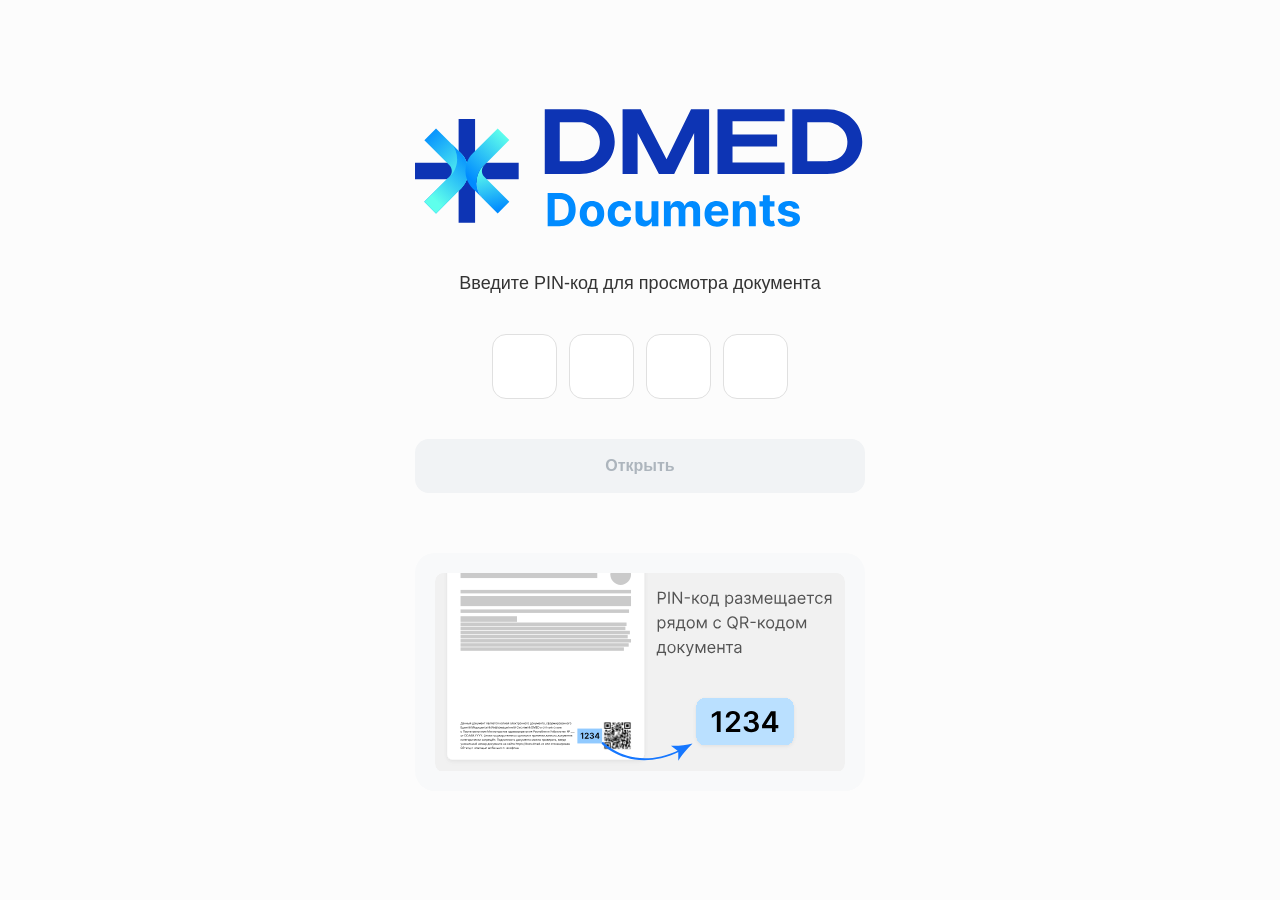
<file: index.html>
<!DOCTYPE html>
<html lang="uz">
<head>
    <meta charset="UTF-8">
    <meta name="viewport" content="width=device-width, initial-scale=1.0">
    <title>DMED</title>
    <link rel="stylesheet" href="style.css">
    <link rel="icon" href="Снимок экрана 2026-04-09 232307.png">
</head>
<body>

    <div class="container">
        <div class="logo">
              <svg class="svj_2" viewBox="0 0 276 76" fill="none" xmlns="http://www.w3.org/2000/svg"><path fill-rule="evenodd" clip-rule="evenodd" d="M26.7417 69.7935V48.0652C26.7417 45.7503 27.2675 43.5552 28.2036 41.5899C26.2389 42.5259 24.0423 43.0509 21.7283 43.0509L0 43.0516V32.9474H21.7283C23.0991 32.9474 24.351 32.3808 25.2634 31.4691C26.1752 30.5575 26.7417 29.3048 26.7417 27.9341V6.20557H36.8461V27.9341C36.8453 30.248 36.3203 32.4439 35.3842 34.4085C37.3489 33.4724 39.5455 32.9474 41.8594 32.9474H63.5878V43.0516H41.8594C40.4887 43.0516 39.2353 43.6183 38.3236 44.5292C37.4126 45.441 36.8461 46.6943 36.8467 48.0659V69.7943L26.7417 69.7935Z" fill="#0D34B4"></path><path fill-rule="evenodd" clip-rule="evenodd" d="M12.8855 11.9448L28.2493 27.3086C31.1826 30.2419 32.6503 34.1142 32.6513 37.9863V38.0137C32.6503 41.8859 31.1826 45.7582 28.2493 48.6915L12.8855 64.0551L5.73877 56.9084L21.1026 41.5446C22.0794 40.5678 22.5706 39.2824 22.5737 38.0002C22.5706 36.7178 22.0794 35.4326 21.1026 34.4557L5.73877 19.092L12.8855 11.9448Z" fill="url(#paint0_linear_251_1615)"></path><path fill-rule="evenodd" clip-rule="evenodd" d="M25.827 30.9375C25.827 35.9056 23.3892 40.3046 19.6442 43.0025L19.5942 43.0525L5.73926 56.9088L12.8854 64.0549L26.7417 50.1999L28.2499 48.6917C29.8897 47.052 31.0711 45.1199 31.7942 43.0581C32.3657 41.4305 32.6513 39.7223 32.6513 38.0133V37.9865C32.6513 36.2776 32.3656 34.5694 31.7942 32.9417C31.0711 30.8799 29.8897 28.948 28.2499 27.3081L26.7411 25.7993L22.4705 21.5293C24.5418 24.0591 25.795 27.285 25.8262 30.8024C25.827 30.8472 25.827 30.8927 25.827 30.9372V30.9375Z" fill="url(#paint1_linear_251_1615)"></path><path fill-rule="evenodd" clip-rule="evenodd" d="M25.827 30.9375C25.827 35.9056 23.3892 40.3046 19.6442 43.0025L19.5942 43.0525L5.73926 56.9088L12.8854 64.0549L26.7417 50.1999L28.2499 48.6917C29.8897 47.052 31.0711 45.1199 31.7942 43.0581C32.3657 41.4305 32.6513 39.7223 32.6513 38.0133V37.9865C32.6513 36.2776 32.3656 34.5694 31.7942 32.9417C31.0711 30.8799 29.8897 28.948 28.2499 27.3081L26.7411 25.7993L22.4705 21.5293C24.5418 24.0591 25.795 27.285 25.8262 30.8024C25.827 30.8472 25.827 30.8927 25.827 30.9372V30.9375Z" fill="url(#paint2_linear_251_1615)"></path><path fill-rule="evenodd" clip-rule="evenodd" d="M39.3958 52.7494L50.7021 64.0555L57.8488 56.9085L42.485 41.5447C41.5082 40.5678 41.017 39.2826 41.0138 38.0003C41.017 36.718 41.5082 35.4327 42.485 34.4557L43.9422 32.9985C40.1981 35.6966 37.7611 40.0952 37.7611 45.0624C37.7611 45.1072 37.7611 45.1528 37.7617 45.1975C37.7931 48.715 39.0461 51.941 41.1174 54.4707L39.3958 52.7494Z" fill="url(#paint3_linear_251_1615)"></path><path fill-rule="evenodd" clip-rule="evenodd" d="M37.7612 45.0621C37.7612 40.0942 40.1988 35.695 43.9438 32.9971L43.9937 32.9471L57.8487 19.091L50.7026 11.9448L36.8463 25.7998L35.3382 27.308C33.6983 28.9478 32.5169 30.8797 31.7939 32.9417C31.2223 34.5693 30.9366 36.2775 30.9366 37.9863V38.0132C30.9366 39.722 31.2224 41.4304 31.7939 43.058C32.5169 45.1197 33.6983 47.0517 35.3382 48.6917L36.847 50.2005L41.1174 54.4703C39.0461 51.9407 37.7932 48.7146 37.7618 45.1972C37.7612 45.1524 37.7612 45.1068 37.7612 45.0621Z" fill="url(#paint4_linear_251_1615)"></path><path fill-rule="evenodd" clip-rule="evenodd" d="M231.412 0.128489L231.412 39.8714H252.766C264.872 39.8714 274.328 31.7937 274.328 20.0739C274.328 8.46516 264.872 0.128506 252.767 0.128489H231.412ZM240.607 32.0377V8.09731C240.607 8.09731 248.018 8.09731 252.767 8.09731C258.685 8.09731 265.218 12.9251 265.218 20.1178C265.218 28.6778 258.641 32.0377 252.767 32.0377C248.018 32.0377 240.607 32.0377 240.607 32.0377Z" fill="#0D34B4"></path><path d="M127.318 39.8713H136.527V14.6768L149.614 39.8713H158.965L171.192 14.6768V39.8713H180.393V0.128418H169.302L154.289 30.8965L138.458 0.128418H127.318V39.8713Z" fill="#0D34B4"></path><path d="M185.549 0.128489L226.68 0.128418V7.48947H194.744V15.7018H222.096V22.9733H194.744V32.8847H226.68V39.8714L185.549 39.8713V0.128489Z" fill="#0D34B4"></path><path fill-rule="evenodd" clip-rule="evenodd" d="M79.5878 0.128539V39.8713H100.942C113.048 39.8713 122.504 31.7937 122.504 20.0739C122.504 8.46521 113.048 0.128555 100.942 0.128539H79.5878ZM88.7825 32.0377V8.09736C88.7825 8.09736 96.1936 8.09736 100.942 8.09736C106.861 8.09736 113.394 12.9252 113.394 20.1178C113.394 28.6779 106.817 32.0377 100.942 32.0377C96.1936 32.0377 88.7825 32.0377 88.7825 32.0377Z" fill="#0D34B4"></path><path d="M88.5764 71.8713H81.3577V51.5077H88.6361C90.6844 51.5077 92.4476 51.9154 93.9258 52.7307C95.4041 53.5394 96.5409 54.7028 97.3363 56.2208C98.1384 57.7388 98.5395 59.555 98.5395 61.6696C98.5395 63.7908 98.1384 65.6138 97.3363 67.1384C96.5409 68.663 95.3974 69.833 93.906 70.6483C92.4211 71.4637 90.6446 71.8713 88.5764 71.8713ZM85.6631 68.1824H88.3974C89.6702 68.1824 90.7407 67.957 91.6091 67.5063C92.4841 67.0489 93.1403 66.3429 93.5778 65.3884C94.022 64.4272 94.244 63.1876 94.244 61.6696C94.244 60.1649 94.022 58.9353 93.5778 57.9807C93.1403 57.0262 92.4874 56.3235 91.619 55.8728C90.7506 55.422 89.6801 55.1966 88.4074 55.1966H85.6631V68.1824ZM108.55 72.1696C107.005 72.1696 105.67 71.8415 104.543 71.1853C103.422 70.5224 102.557 69.601 101.947 68.4211C101.338 67.2345 101.033 65.859 101.033 64.2946C101.033 62.717 101.338 61.3382 101.947 60.1583C102.557 58.9717 103.422 58.0503 104.543 57.3941C105.67 56.7312 107.005 56.3997 108.55 56.3997C110.094 56.3997 111.427 56.7312 112.547 57.3941C113.674 58.0503 114.542 58.9717 115.152 60.1583C115.762 61.3382 116.067 62.717 116.067 64.2946C116.067 65.859 115.762 67.2345 115.152 68.4211C114.542 69.601 113.674 70.5224 112.547 71.1853C111.427 71.8415 110.094 72.1696 108.55 72.1696ZM108.57 68.8884C109.272 68.8884 109.859 68.6895 110.33 68.2918C110.8 67.8874 111.155 67.3372 111.394 66.6412C111.639 65.9452 111.761 65.1531 111.761 64.2648C111.761 63.3765 111.639 62.5844 111.394 61.8884C111.155 61.1924 110.8 60.6422 110.33 60.2378C109.859 59.8335 109.272 59.6313 108.57 59.6313C107.86 59.6313 107.264 59.8335 106.78 60.2378C106.303 60.6422 105.941 61.1924 105.696 61.8884C105.457 62.5844 105.338 63.3765 105.338 64.2648C105.338 65.1531 105.457 65.9452 105.696 66.6412C105.941 67.3372 106.303 67.8874 106.78 68.2918C107.264 68.6895 107.86 68.8884 108.57 68.8884ZM125.722 72.1696C124.157 72.1696 122.812 71.8382 121.685 71.1753C120.564 70.5058 119.703 69.5778 119.099 68.3912C118.503 67.2047 118.205 65.8391 118.205 64.2946C118.205 62.7302 118.506 61.3581 119.109 60.1782C119.719 58.9916 120.584 58.0669 121.705 57.404C122.825 56.7345 124.157 56.3997 125.702 56.3997C127.034 56.3997 128.201 56.6417 129.202 57.1256C130.203 57.6095 130.995 58.289 131.578 59.164C132.162 60.039 132.483 61.0664 132.543 62.2463H128.546C128.433 61.484 128.135 60.8709 127.651 60.4068C127.173 59.9362 126.547 59.7009 125.771 59.7009C125.115 59.7009 124.542 59.8799 124.051 60.2378C123.567 60.5891 123.189 61.1029 122.918 61.779C122.646 62.4551 122.51 63.2738 122.51 64.235C122.51 65.2094 122.643 66.038 122.908 66.7208C123.18 67.4035 123.561 67.9239 124.051 68.2818C124.542 68.6398 125.115 68.8188 125.771 68.8188C126.255 68.8188 126.689 68.7193 127.074 68.5205C127.465 68.3216 127.787 68.0333 128.038 67.6554C128.297 67.271 128.466 66.8103 128.546 66.2733H132.543C132.476 67.44 132.158 68.4675 131.588 69.3557C131.025 70.2373 130.246 70.9267 129.251 71.4239C128.257 71.9211 127.081 72.1696 125.722 72.1696ZM145.049 65.3685V56.5986H149.285V71.8713H145.218V69.0972H145.059C144.714 69.9921 144.141 70.7113 143.338 71.2549C142.543 71.7984 141.572 72.0702 140.425 72.0702C139.404 72.0702 138.506 71.8382 137.731 71.3742C136.955 70.9102 136.348 70.2506 135.911 69.3955C135.48 68.5404 135.261 67.5162 135.255 66.323V56.5986H139.49V65.5674C139.497 66.4689 139.739 67.1815 140.216 67.7051C140.694 68.2288 141.333 68.4907 142.135 68.4907C142.646 68.4907 143.123 68.3747 143.567 68.1426C144.011 67.904 144.369 67.5527 144.641 67.0887C144.919 66.6247 145.055 66.0513 145.049 65.3685ZM152.673 71.8713V56.5986H156.71V59.2932H156.889C157.207 58.3983 157.737 57.6924 158.479 57.1753C159.222 56.6583 160.11 56.3997 161.144 56.3997C162.192 56.3997 163.083 56.6616 163.819 57.1853C164.555 57.7023 165.045 58.405 165.291 59.2932H165.45C165.761 58.4182 166.325 57.7189 167.14 57.1952C167.962 56.6649 168.933 56.3997 170.053 56.3997C171.479 56.3997 172.635 56.8538 173.523 57.762C174.418 58.6635 174.866 59.9428 174.866 61.6V71.8713H170.64V62.4353C170.64 61.5868 170.415 60.9504 169.964 60.5262C169.513 60.1019 168.95 59.8898 168.273 59.8898C167.505 59.8898 166.905 60.1351 166.474 60.6256C166.043 61.1095 165.827 61.7492 165.827 62.5446V71.8713H161.721V62.3458C161.721 61.5967 161.506 61.0001 161.075 60.556C160.65 60.1119 160.09 59.8898 159.394 59.8898C158.924 59.8898 158.499 60.0091 158.122 60.2478C157.75 60.4798 157.455 60.8079 157.237 61.2321C157.018 61.6497 156.908 62.1403 156.908 62.7037V71.8713H152.673ZM185.172 72.1696C183.601 72.1696 182.249 71.8515 181.115 71.2151C179.988 70.5721 179.12 69.664 178.51 68.4907C177.9 67.3107 177.595 65.9154 177.595 64.3046C177.595 62.7336 177.9 61.3548 178.51 60.1682C179.12 58.9817 179.978 58.0569 181.085 57.3941C182.199 56.7312 183.505 56.3997 185.003 56.3997C186.01 56.3997 186.948 56.5622 187.817 56.887C188.692 57.2051 189.454 57.6857 190.104 58.3287C190.76 58.9717 191.27 59.7804 191.635 60.7549C192 61.7227 192.182 62.8562 192.182 64.1554V65.3188H179.286V62.6938H188.195C188.195 62.0839 188.062 61.5437 187.797 61.073C187.532 60.6024 187.164 60.2345 186.693 59.9693C186.229 59.6976 185.689 59.5617 185.072 59.5617C184.43 59.5617 183.859 59.7108 183.362 60.0091C182.872 60.3008 182.487 60.6952 182.209 61.1924C181.93 61.6829 181.788 62.2298 181.781 62.833V65.3287C181.781 66.0844 181.921 66.7373 182.199 67.2875C182.484 67.8377 182.885 68.262 183.402 68.5603C183.919 68.8586 184.532 69.0077 185.242 69.0077C185.712 69.0077 186.143 68.9414 186.534 68.8088C186.925 68.6763 187.26 68.4774 187.538 68.2122C187.817 67.9471 188.029 67.6223 188.175 67.2378L192.092 67.4963C191.894 68.4376 191.486 69.2596 190.869 69.9622C190.26 70.6583 189.471 71.2018 188.503 71.5929C187.542 71.9774 186.431 72.1696 185.172 72.1696ZM199.182 63.0418V71.8713H194.946V56.5986H198.983V59.2932H199.162C199.5 58.405 200.067 57.7023 200.862 57.1853C201.658 56.6616 202.622 56.3997 203.756 56.3997C204.816 56.3997 205.741 56.6318 206.53 57.0958C207.319 57.5598 207.932 58.2227 208.369 59.0844C208.807 59.9395 209.026 60.9604 209.026 62.1469V71.8713H204.79V62.9026C204.796 61.9679 204.558 61.2388 204.074 60.7151C203.59 60.1848 202.924 59.9196 202.075 59.9196C201.505 59.9196 201.001 60.0423 200.564 60.2875C200.133 60.5328 199.795 60.8908 199.55 61.3614C199.311 61.8254 199.189 62.3855 199.182 63.0418ZM220.488 56.5986V59.7804H211.29V56.5986H220.488ZM213.378 52.9395H217.614V67.1782C217.614 67.5693 217.674 67.8742 217.793 68.0929C217.912 68.305 218.078 68.4542 218.29 68.5404C218.509 68.6265 218.761 68.6696 219.046 68.6696C219.245 68.6696 219.444 68.6531 219.642 68.6199C219.841 68.5801 219.994 68.5503 220.1 68.5304L220.766 71.6824C220.554 71.7487 220.256 71.8249 219.871 71.9111C219.487 72.0039 219.019 72.0603 218.469 72.0801C217.448 72.1199 216.553 71.984 215.785 71.6725C215.022 71.3609 214.429 70.877 214.005 70.2208C213.58 69.5645 213.372 68.7359 213.378 67.735V52.9395ZM235.763 60.9537L231.885 61.1924C231.819 60.8609 231.676 60.5626 231.457 60.2975C231.239 60.0257 230.95 59.8103 230.592 59.6512C230.241 59.4854 229.82 59.4026 229.33 59.4026C228.673 59.4026 228.12 59.5418 227.669 59.8202C227.218 60.092 226.993 60.4566 226.993 60.914C226.993 61.2785 227.139 61.5868 227.43 61.8387C227.722 62.0906 228.223 62.2927 228.932 62.4452L231.696 63.002C233.181 63.3069 234.288 63.7975 235.017 64.4736C235.746 65.1497 236.111 66.038 236.111 67.1384C236.111 68.1393 235.816 69.0176 235.226 69.7733C234.643 70.529 233.84 71.119 232.82 71.5432C231.805 71.9608 230.635 72.1696 229.31 72.1696C227.288 72.1696 225.677 71.7487 224.477 70.9068C223.284 70.0584 222.585 68.905 222.379 67.4466L226.546 67.2279C226.671 67.8443 226.976 68.315 227.46 68.6398C227.944 68.958 228.564 69.1171 229.32 69.1171C230.062 69.1171 230.659 68.9746 231.109 68.6895C231.567 68.3979 231.799 68.0233 231.805 67.5659C231.799 67.1815 231.636 66.8666 231.318 66.6213C231 66.3694 230.51 66.1772 229.847 66.0446L227.202 65.5176C225.71 65.2193 224.6 64.7023 223.871 63.9665C223.148 63.2307 222.787 62.2927 222.787 61.1526C222.787 60.1715 223.052 59.3264 223.582 58.6171C224.119 57.9078 224.872 57.3609 225.84 56.9765C226.814 56.592 227.954 56.3997 229.26 56.3997C231.189 56.3997 232.707 56.8074 233.814 57.6228C234.928 58.4381 235.577 59.5484 235.763 60.9537Z" fill="#008BFF"></path><defs><linearGradient id="paint0_linear_251_1615" x1="1.07015" y1="18.7944" x2="26.7239" y2="47.2765" gradientUnits="userSpaceOnUse"><stop stop-color="#008BFF"></stop><stop offset="1" stop-color="#5FFFEC"></stop></linearGradient><linearGradient id="paint1_linear_251_1615" x1="5.16892" y1="49.4433" x2="28.4263" y2="23.7746" gradientUnits="userSpaceOnUse"><stop stop-color="#008BFF"></stop><stop offset="1" stop-color="#5FFFEC"></stop></linearGradient><linearGradient id="paint2_linear_251_1615" x1="5.16892" y1="49.4433" x2="28.4263" y2="23.7746" gradientUnits="userSpaceOnUse"><stop stop-color="#5FFFEC"></stop><stop offset="1" stop-color="#008BFF"></stop></linearGradient><linearGradient id="paint3_linear_251_1615" x1="39.743" y1="36.8642" x2="46.8513" y2="63.2931" gradientUnits="userSpaceOnUse"><stop stop-color="#5FFFEC"></stop><stop offset="1" stop-color="#008BFF"></stop></linearGradient><linearGradient id="paint4_linear_251_1615" x1="30.3663" y1="39.8588" x2="53.6236" y2="14.19" gradientUnits="userSpaceOnUse"><stop stop-color="#008BFF"></stop><stop offset="1" stop-color="#5FFFEC"></stop></linearGradient></defs></svg>

        </div>

        <h2>Введите PIN-код для просмотра документа</h2>

        <div class="pin-inputs">
            <input type="text" maxlength="1" pattern="\d*" inputmode="numeric">
            <input type="text" maxlength="1" pattern="\d*" inputmode="numeric">
            <input type="text" maxlength="1" pattern="\d*" inputmode="numeric">
            <input type="text" maxlength="1" pattern="\d*" inputmode="numeric">
        </div>

        <button id="openBtn" disabled>Открыть</button>

        <div class="info-card">
           
    <svg class="svj_1" xmlns="http://www.w3.org/2000/svg" xmlns:xlink="http://www.w3.org/1999/xlink" viewBox="0 0 400 194" fill="none"><g clip-path="url(#clip0_437_968)"><rect width="400" height="194" rx="8" fill="#F1F1F1"></rect><g filter="url(#filter0_ddd_437_968)"><rect x="12" y="-15" width="192" height="197" rx="4.83436" fill="white"></rect><rect width="133.383" height="6.78217" transform="translate(24.9185 -1.83984)" fill="#CACACA"></rect><path d="M171.058 1.55149C171.058 -4.02245 175.577 -8.54102 181.151 -8.54102C186.725 -8.54102 191.243 -4.02245 191.243 1.55149C191.243 7.12543 186.725 11.644 181.151 11.644C175.577 11.644 171.058 7.12543 171.058 1.55149Z" fill="#CACACA"></path><rect width="166.325" height="3.39108" transform="translate(24.9185 16.4883)" fill="#CACACA"></rect><rect width="166.325" height="9.85029" transform="translate(24.9185 22.4629)" fill="#CACACA"></rect><rect width="164.387" height="3.39108" transform="translate(24.9185 35.543)" fill="#CACACA"></rect><rect width="55.0647" height="5.49032" transform="translate(24.9185 42.1641)" fill="#CACACA"></rect><rect width="161.965" height="3.39108" transform="translate(24.9185 48.3003)" fill="#CACACA"></rect><rect width="160.834" height="3.39108" transform="translate(24.9185 52.3374)" fill="#CACACA"></rect><rect width="165.194" height="3.39108" transform="translate(24.9185 56.3745)" fill="#CACACA"></rect><rect width="163.095" height="3.39108" transform="translate(24.9185 60.4116)" fill="#CACACA"></rect><rect width="166.325" height="3.39108" transform="translate(24.9185 64.4482)" fill="#CACACA"></rect><rect width="164.064" height="3.39108" transform="translate(24.9185 68.4854)" fill="#CACACA"></rect><rect width="159.381" height="3.39108" transform="translate(24.9185 72.5225)" fill="#CACACA"></rect><rect x="138.902" y="151.785" width="24.1718" height="14.5031" fill="#91CAFF"></rect><path d="M24.9885 148.118V147.42H25.1172C25.1614 147.379 25.203 147.323 25.242 147.249C25.2816 147.175 25.3151 147.076 25.3424 146.953C25.3703 146.829 25.3889 146.671 25.398 146.48L25.4409 145.638H26.6263V147.42H26.8563V148.114H26.6263V147.634H25.2186V148.118H24.9885ZM25.4058 147.42H26.3962V145.852H25.6592L25.628 146.48C25.6202 146.626 25.6066 146.757 25.5871 146.876C25.5676 146.993 25.5426 147.098 25.512 147.189C25.4815 147.279 25.4461 147.356 25.4058 147.42Z" fill="black"></path><path d="M27.6311 147.669C27.5362 147.669 27.4501 147.651 27.3728 147.616C27.2954 147.579 27.234 147.527 27.1885 147.459C27.143 147.39 27.1203 147.307 27.1203 147.209C27.1203 147.123 27.1372 147.054 27.171 147.001C27.2048 146.947 27.2499 146.904 27.3065 146.874C27.363 146.843 27.4254 146.821 27.4936 146.806C27.5625 146.79 27.6317 146.778 27.7013 146.769C27.7923 146.757 27.866 146.748 27.9226 146.742C27.9798 146.736 28.0213 146.725 28.0473 146.71C28.074 146.695 28.0873 146.669 28.0873 146.632V146.624C28.0873 146.528 28.061 146.453 28.0084 146.4C27.9564 146.347 27.8774 146.32 27.7715 146.32C27.6616 146.32 27.5755 146.344 27.5131 146.392C27.4507 146.44 27.4069 146.492 27.3815 146.546L27.1632 146.468C27.2022 146.377 27.2541 146.306 27.3191 146.256C27.3848 146.204 27.4563 146.169 27.5336 146.149C27.6116 146.128 27.6883 146.117 27.7637 146.117C27.8118 146.117 27.867 146.123 27.9294 146.135C27.9924 146.146 28.0532 146.169 28.1117 146.204C28.1708 146.239 28.2199 146.292 28.2589 146.363C28.2979 146.434 28.3174 146.529 28.3174 146.648V147.634H28.0873V147.431H28.0756C28.06 147.464 28.034 147.499 27.9976 147.536C27.9612 147.573 27.9128 147.604 27.8524 147.63C27.7919 147.656 27.7182 147.669 27.6311 147.669ZM27.6662 147.463C27.7572 147.463 27.8339 147.445 27.8962 147.409C27.9593 147.373 28.0067 147.327 28.0386 147.271C28.0711 147.214 28.0873 147.155 28.0873 147.092V146.882C28.0776 146.893 28.0561 146.904 28.023 146.914C27.9905 146.923 27.9528 146.931 27.9099 146.938C27.8676 146.945 27.8264 146.95 27.7861 146.956C27.7464 146.96 27.7143 146.964 27.6896 146.967C27.6298 146.975 27.5739 146.988 27.5219 147.005C27.4706 147.022 27.429 147.048 27.3971 147.082C27.3659 147.116 27.3503 147.162 27.3503 147.221C27.3503 147.301 27.3799 147.361 27.439 147.402C27.4988 147.442 27.5745 147.463 27.6662 147.463Z" fill="black"></path><path d="M29.7394 146.78V146.995H28.9128V146.78H29.7394ZM28.9674 146.137V147.634H28.7373V146.137H28.9674ZM29.9149 146.137V147.634H29.6848V146.137H29.9149Z" fill="black"></path><path d="M31.3372 146.78V146.995H30.5105V146.78H31.3372ZM30.5651 146.137V147.634H30.3351V146.137H30.5651ZM31.5127 146.137V147.634H31.2826V146.137H31.5127Z" fill="black"></path><path d="M32.1317 146.679H32.5606C32.7361 146.679 32.8703 146.723 32.9632 146.812C33.0562 146.901 33.1026 147.014 33.1026 147.151C33.1026 147.24 33.0818 147.322 33.0403 147.395C32.9987 147.468 32.9376 147.526 32.857 147.57C32.7764 147.613 32.6776 147.634 32.5606 147.634H31.9328V146.137H32.1629V147.42H32.5606C32.6516 147.42 32.7264 147.396 32.7848 147.348C32.8433 147.299 32.8726 147.238 32.8726 147.162C32.8726 147.083 32.8433 147.018 32.7848 146.968C32.7264 146.918 32.6516 146.893 32.5606 146.893H32.1317V146.679ZM33.3405 147.634V146.137H33.5706V147.634H33.3405Z" fill="black"></path><path d="M34.2218 147.295L34.9432 146.137H35.2083V147.634H34.9782V146.476L34.2608 147.634H33.9917V146.137H34.2218V147.295ZM34.7911 145.638H35.0055C35.0055 145.743 34.9691 145.829 34.8964 145.896C34.8236 145.963 34.7248 145.996 34.6 145.996C34.4772 145.996 34.3794 145.963 34.3066 145.896C34.2344 145.829 34.1984 145.743 34.1984 145.638H34.4128C34.4128 145.688 34.4268 145.733 34.4548 145.771C34.4833 145.81 34.5318 145.829 34.6 145.829C34.6682 145.829 34.717 145.81 34.7462 145.771C34.7761 145.733 34.7911 145.688 34.7911 145.638Z" fill="black"></path><path d="M36.2419 148.063V147.42H36.3667C36.3972 147.388 36.4235 147.353 36.4456 147.316C36.4677 147.279 36.4869 147.235 36.5031 147.185C36.52 147.133 36.5343 147.071 36.546 146.998C36.5577 146.924 36.5681 146.834 36.5772 146.73L36.6279 146.137H37.5794V147.42H37.8094V148.063H37.5794V147.634H36.472V148.063H36.2419ZM36.6279 147.42H37.3493V146.351H36.8424L36.8034 146.73C36.7871 146.886 36.767 147.023 36.743 147.14C36.7189 147.257 36.6806 147.35 36.6279 147.42Z" fill="black"></path><path d="M38.7231 147.665C38.5879 147.665 38.4693 147.633 38.3673 147.569C38.2659 147.505 38.1866 147.415 38.1294 147.299C38.0729 147.183 38.0446 147.048 38.0446 146.893C38.0446 146.737 38.0729 146.601 38.1294 146.485C38.1866 146.369 38.2659 146.278 38.3673 146.214C38.4693 146.149 38.5879 146.117 38.7231 146.117C38.8583 146.117 38.9766 146.149 39.078 146.214C39.18 146.278 39.2593 146.369 39.3158 146.485C39.373 146.601 39.4016 146.737 39.4016 146.893C39.4016 147.048 39.373 147.183 39.3158 147.299C39.2593 147.415 39.18 147.505 39.078 147.569C38.9766 147.633 38.8583 147.665 38.7231 147.665ZM38.7231 147.459C38.8258 147.459 38.9103 147.432 38.9766 147.38C39.0429 147.327 39.0919 147.258 39.1238 147.172C39.1556 147.086 39.1715 146.993 39.1715 146.893C39.1715 146.793 39.1556 146.7 39.1238 146.614C39.0919 146.527 39.0429 146.457 38.9766 146.404C38.9103 146.351 38.8258 146.324 38.7231 146.324C38.6204 146.324 38.5359 146.351 38.4697 146.404C38.4034 146.457 38.3543 146.527 38.3224 146.614C38.2906 146.7 38.2747 146.793 38.2747 146.893C38.2747 146.993 38.2906 147.086 38.3224 147.172C38.3543 147.258 38.4034 147.327 38.4697 147.38C38.5359 147.432 38.6204 147.459 38.7231 147.459Z" fill="black"></path><path d="M39.7528 147.634V146.137H39.9829V146.788H40.1349L40.673 146.137H40.9694L40.365 146.858L40.9772 147.634H40.6808L40.1895 147.002H39.9829V147.634H39.7528Z" fill="black"></path><path d="M41.3754 148.196C41.3364 148.196 41.3017 148.192 41.2711 148.186C41.2406 148.18 41.2194 148.174 41.2077 148.168L41.2662 147.966C41.3221 147.98 41.3715 147.985 41.4144 147.981C41.4573 147.977 41.4953 147.958 41.5285 147.924C41.5623 147.89 41.5931 147.835 41.6211 147.759L41.664 147.642L41.1103 146.137H41.3598L41.7732 147.33H41.7888L42.2021 146.137H42.4516L41.816 147.853C41.7875 147.93 41.752 147.994 41.7098 148.045C41.6675 148.096 41.6185 148.134 41.5626 148.159C41.5073 148.183 41.445 148.196 41.3754 148.196Z" fill="black"></path><path d="M43.5742 147.322L44.0967 146.137H44.3151L43.6678 147.634H43.4806L42.845 146.137H43.0595L43.5742 147.322ZM42.9854 146.137V147.634H42.7553V146.137H42.9854ZM44.163 147.634V146.137H44.393V147.634H44.163Z" fill="black"></path><path d="M45.442 147.665C45.2977 147.665 45.1733 147.634 45.0686 147.57C44.9646 147.505 44.8844 147.416 44.8278 147.301C44.7719 147.185 44.744 147.051 44.744 146.897C44.744 146.744 44.7719 146.609 44.8278 146.492C44.8844 146.374 44.963 146.282 45.0637 146.217C45.1651 146.15 45.2834 146.117 45.4186 146.117C45.4966 146.117 45.5736 146.13 45.6496 146.156C45.7257 146.182 45.7949 146.225 45.8573 146.283C45.9197 146.341 45.9694 146.418 46.0064 146.513C46.0435 146.609 46.062 146.726 46.062 146.866V146.963H44.9078V146.765H45.828C45.828 146.68 45.8111 146.605 45.7773 146.538C45.7442 146.472 45.6967 146.42 45.635 146.382C45.5739 146.343 45.5018 146.324 45.4186 146.324C45.327 146.324 45.2477 146.347 45.1807 146.392C45.1144 146.437 45.0634 146.496 45.0277 146.568C44.9919 146.64 44.9741 146.717 44.9741 146.8V146.932C44.9741 147.045 44.9936 147.141 45.0325 147.22C45.0722 147.298 45.1271 147.357 45.1973 147.398C45.2675 147.439 45.349 147.459 45.442 147.459C45.5024 147.459 45.557 147.45 45.6058 147.433C45.6551 147.416 45.6977 147.39 45.7335 147.355C45.7692 147.32 45.7968 147.277 45.8163 147.225L46.0386 147.287C46.0152 147.363 45.9759 147.429 45.9206 147.486C45.8654 147.543 45.7972 147.587 45.7159 147.619C45.6347 147.65 45.5434 147.665 45.442 147.665Z" fill="black"></path><path d="M47.4141 146.78V146.995H46.5874V146.78H47.4141ZM46.642 146.137V147.634H46.412V146.137H46.642ZM47.5896 146.137V147.634H47.3595V146.137H47.5896Z" fill="black"></path><path d="M47.806 146.351V146.137H49.0226V146.351H48.5313V147.634H48.3012V146.351H47.806Z" fill="black"></path><path d="M51.031 147.634V146.347H50.6333C50.5436 146.347 50.4731 146.368 50.4217 146.41C50.3704 146.451 50.3447 146.509 50.3447 146.581C50.3447 146.653 50.3678 146.709 50.4139 146.75C50.4607 146.791 50.5247 146.811 50.606 146.811H51.0895V147.026H50.606C50.5046 147.026 50.4172 147.008 50.3437 146.972C50.2703 146.937 50.2138 146.885 50.1741 146.819C50.1345 146.752 50.1147 146.673 50.1147 146.581C50.1147 146.489 50.1355 146.41 50.177 146.343C50.2186 146.277 50.2781 146.226 50.3554 146.19C50.4334 146.155 50.526 146.137 50.6333 146.137H51.2494V147.634H51.031ZM50.0328 147.634L50.4578 146.889H50.7074L50.2823 147.634H50.0328Z" fill="black"></path><path d="M51.6717 147.634V146.137H52.2839C52.4451 146.137 52.5731 146.173 52.668 146.246C52.7629 146.319 52.8103 146.415 52.8103 146.535C52.8103 146.626 52.7834 146.696 52.7294 146.746C52.6755 146.795 52.6063 146.829 52.5218 146.847C52.577 146.854 52.6306 146.874 52.6826 146.905C52.7353 146.936 52.7788 146.979 52.8133 147.034C52.8477 147.088 52.8649 147.154 52.8649 147.233C52.8649 147.309 52.8454 147.378 52.8064 147.438C52.7675 147.499 52.7116 147.546 52.6388 147.582C52.566 147.617 52.4789 147.634 52.3775 147.634H51.6717ZM51.8901 147.424H52.3775C52.4568 147.424 52.5189 147.405 52.5637 147.367C52.6086 147.329 52.631 147.278 52.631 147.213C52.631 147.136 52.6086 147.075 52.5637 147.031C52.5189 146.986 52.4568 146.963 52.3775 146.963H51.8901V147.424ZM51.8901 146.765H52.2839C52.3457 146.765 52.3986 146.756 52.4428 146.739C52.487 146.722 52.5208 146.697 52.5442 146.665C52.5683 146.633 52.5803 146.594 52.5803 146.55C52.5803 146.487 52.554 146.438 52.5013 146.402C52.4487 146.366 52.3762 146.347 52.2839 146.347H51.8901V146.765Z" fill="black"></path><path d="M53.0806 147.634V147.42H53.1352C53.1801 147.42 53.2174 147.411 53.2473 147.393C53.2772 147.375 53.3013 147.344 53.3195 147.299C53.3383 147.253 53.3526 147.19 53.3624 147.11C53.3727 147.028 53.3802 146.925 53.3848 146.8L53.4121 146.137H54.4103V147.634H54.1802V146.351H53.6304L53.607 146.885C53.6018 147.008 53.5908 147.117 53.5739 147.21C53.5576 147.303 53.5326 147.381 53.4988 147.444C53.4657 147.507 53.4215 147.555 53.3663 147.586C53.311 147.618 53.2418 147.634 53.1586 147.634H53.0806Z" fill="black"></path><path d="M55.7332 147.634V146.347H55.3354C55.2458 146.347 55.1752 146.368 55.1239 146.41C55.0726 146.451 55.0469 146.509 55.0469 146.581C55.0469 146.653 55.07 146.709 55.1161 146.75C55.1629 146.791 55.2269 146.811 55.3081 146.811H55.7917V147.026H55.3081C55.2068 147.026 55.1193 147.008 55.0459 146.972C54.9725 146.937 54.9159 146.885 54.8763 146.819C54.8366 146.752 54.8168 146.673 54.8168 146.581C54.8168 146.489 54.8376 146.41 54.8792 146.343C54.9208 146.277 54.9803 146.226 55.0576 146.19C55.1356 146.155 55.2282 146.137 55.3354 146.137H55.9515V147.634H55.7332ZM54.7349 147.634L55.16 146.889H55.4095L54.9845 147.634H54.7349Z" fill="black"></path><path d="M57.0017 147.665C56.8574 147.665 56.733 147.634 56.6283 147.57C56.5243 147.505 56.4441 147.416 56.3875 147.301C56.3316 147.185 56.3037 147.051 56.3037 146.897C56.3037 146.744 56.3316 146.609 56.3875 146.492C56.4441 146.374 56.5227 146.282 56.6235 146.217C56.7248 146.15 56.8431 146.117 56.9783 146.117C57.0563 146.117 57.1333 146.13 57.2093 146.156C57.2854 146.182 57.3546 146.225 57.417 146.283C57.4794 146.341 57.5291 146.418 57.5661 146.513C57.6032 146.609 57.6217 146.726 57.6217 146.866V146.963H56.4675V146.765H57.3877C57.3877 146.68 57.3708 146.605 57.337 146.538C57.3039 146.472 57.2564 146.42 57.1947 146.382C57.1336 146.343 57.0615 146.324 56.9783 146.324C56.8867 146.324 56.8074 146.347 56.7404 146.392C56.6741 146.437 56.6231 146.496 56.5874 146.568C56.5516 146.64 56.5338 146.717 56.5338 146.8V146.932C56.5338 147.045 56.5533 147.141 56.5923 147.22C56.6319 147.298 56.6868 147.357 56.757 147.398C56.8272 147.439 56.9088 147.459 57.0017 147.459C57.0621 147.459 57.1167 147.45 57.1655 147.433C57.2149 147.416 57.2574 147.39 57.2932 147.355C57.3289 147.32 57.3565 147.277 57.376 147.225L57.5983 147.287C57.5749 147.363 57.5356 147.429 57.4803 147.486C57.4251 147.543 57.3569 147.587 57.2756 147.619C57.1944 147.65 57.1031 147.665 57.0017 147.665Z" fill="black"></path><path d="M57.8323 146.351V146.137H59.0489V146.351H58.5575V147.634H58.3275V146.351H57.8323Z" fill="black"></path><path d="M59.915 147.665C59.7746 147.665 59.6538 147.632 59.5524 147.566C59.451 147.5 59.373 147.408 59.3184 147.292C59.2638 147.176 59.2365 147.043 59.2365 146.893C59.2365 146.741 59.2645 146.607 59.3204 146.491C59.3769 146.374 59.4555 146.282 59.5563 146.217C59.6577 146.15 59.7759 146.117 59.9111 146.117C60.0164 146.117 60.1113 146.137 60.1958 146.176C60.2803 146.215 60.3495 146.269 60.4034 146.34C60.4574 146.41 60.4908 146.492 60.5038 146.585H60.2738C60.2562 146.517 60.2172 146.457 60.1568 146.404C60.097 146.351 60.0164 146.324 59.915 146.324C59.8253 146.324 59.7467 146.347 59.6791 146.394C59.6122 146.44 59.5598 146.506 59.5222 146.59C59.4851 146.674 59.4666 146.772 59.4666 146.885C59.4666 147.001 59.4848 147.102 59.5212 147.188C59.5582 147.273 59.6102 147.34 59.6772 147.388C59.7447 147.435 59.824 147.459 59.915 147.459C59.9748 147.459 60.0291 147.448 60.0778 147.428C60.1266 147.407 60.1678 147.377 60.2016 147.338C60.2354 147.299 60.2595 147.252 60.2738 147.197H60.5038C60.4908 147.286 60.4587 147.365 60.4073 147.436C60.3566 147.506 60.2894 147.562 60.2055 147.604C60.1223 147.645 60.0255 147.665 59.915 147.665Z" fill="black"></path><path d="M61.7409 147.634V146.347H61.3432C61.2535 146.347 61.183 146.368 61.1316 146.41C61.0803 146.451 61.0546 146.509 61.0546 146.581C61.0546 146.653 61.0777 146.709 61.1238 146.75C61.1706 146.791 61.2346 146.811 61.3159 146.811H61.7994V147.026H61.3159C61.2145 147.026 61.1271 147.008 61.0536 146.972C60.9802 146.937 60.9237 146.885 60.884 146.819C60.8444 146.752 60.8245 146.673 60.8245 146.581C60.8245 146.489 60.8453 146.41 60.8869 146.343C60.9285 146.277 60.988 146.226 61.0653 146.19C61.1433 146.155 61.2359 146.137 61.3432 146.137H61.9593V147.634H61.7409ZM60.7427 147.634L61.1677 146.889H61.4172L60.9922 147.634H60.7427Z" fill="black"></path><path d="M63.1537 147.634V146.137H63.3838V146.788H63.5358L64.0739 146.137H64.3703L63.7659 146.858L64.3781 147.634H64.0817L63.5904 147.002H63.3838V147.634H63.1537Z" fill="black"></path><path d="M65.1748 147.665C65.0396 147.665 64.921 147.633 64.819 147.569C64.7176 147.505 64.6383 147.415 64.5811 147.299C64.5246 147.183 64.4963 147.048 64.4963 146.893C64.4963 146.737 64.5246 146.601 64.5811 146.485C64.6383 146.369 64.7176 146.278 64.819 146.214C64.921 146.149 65.0396 146.117 65.1748 146.117C65.31 146.117 65.4282 146.149 65.5296 146.214C65.6317 146.278 65.7109 146.369 65.7675 146.485C65.8247 146.601 65.8533 146.737 65.8533 146.893C65.8533 147.048 65.8247 147.183 65.7675 147.299C65.7109 147.415 65.6317 147.505 65.5296 147.569C65.4282 147.633 65.31 147.665 65.1748 147.665ZM65.1748 147.459C65.2775 147.459 65.362 147.432 65.4282 147.38C65.4945 147.327 65.5436 147.258 65.5754 147.172C65.6073 147.086 65.6232 146.993 65.6232 146.893C65.6232 146.793 65.6073 146.7 65.5754 146.614C65.5436 146.527 65.4945 146.457 65.4282 146.404C65.362 146.351 65.2775 146.324 65.1748 146.324C65.0721 146.324 64.9876 146.351 64.9213 146.404C64.855 146.457 64.806 146.527 64.7741 146.614C64.7423 146.7 64.7264 146.793 64.7264 146.893C64.7264 146.993 64.7423 147.086 64.7741 147.172C64.806 147.258 64.855 147.327 64.9213 147.38C64.9876 147.432 65.0721 147.459 65.1748 147.459Z" fill="black"></path><path d="M66.2045 147.634V146.137H67.3821V147.634H67.152V146.351H66.4345V147.634H66.2045Z" fill="black"></path><path d="M68.0323 147.295L68.7537 146.137H69.0188V147.634H68.7888V146.476L68.0713 147.634H67.8022V146.137H68.0323V147.295Z" fill="black"></path><path d="M70.068 147.665C69.9237 147.665 69.7993 147.634 69.6947 147.57C69.5907 147.505 69.5104 147.416 69.4539 147.301C69.398 147.185 69.37 147.051 69.37 146.897C69.37 146.744 69.398 146.609 69.4539 146.492C69.5104 146.374 69.589 146.282 69.6898 146.217C69.7912 146.15 69.9094 146.117 70.0446 146.117C70.1226 146.117 70.1996 146.13 70.2757 146.156C70.3517 146.182 70.4209 146.225 70.4833 146.283C70.5457 146.341 70.5954 146.418 70.6325 146.513C70.6695 146.609 70.688 146.726 70.688 146.866V146.963H69.5338V146.765H70.4541C70.4541 146.68 70.4372 146.605 70.4034 146.538C70.3702 146.472 70.3228 146.42 70.261 146.382C70.1999 146.343 70.1278 146.324 70.0446 146.324C69.953 146.324 69.8737 146.347 69.8068 146.392C69.7405 146.437 69.6895 146.496 69.6537 146.568C69.618 146.64 69.6001 146.717 69.6001 146.8V146.932C69.6001 147.045 69.6196 147.141 69.6586 147.22C69.6982 147.298 69.7531 147.357 69.8233 147.398C69.8935 147.439 69.9751 147.459 70.068 147.459C70.1285 147.459 70.1831 147.45 70.2318 147.433C70.2812 147.416 70.3238 147.39 70.3595 147.355C70.3952 147.32 70.4229 147.277 70.4424 147.225L70.6646 147.287C70.6412 147.363 70.6019 147.429 70.5467 147.486C70.4914 147.543 70.4232 147.587 70.342 147.619C70.2607 147.65 70.1694 147.665 70.068 147.665Z" fill="black"></path><path d="M71.2681 147.295L71.9894 146.137H72.2546V147.634H72.0245V146.476L71.307 147.634H71.038V146.137H71.2681V147.295ZM71.8374 145.638H72.0518C72.0518 145.743 72.0154 145.829 71.9426 145.896C71.8699 145.963 71.7711 145.996 71.6463 145.996C71.5235 145.996 71.4257 145.963 71.3529 145.896C71.2807 145.829 71.2447 145.743 71.2447 145.638H71.4591C71.4591 145.688 71.4731 145.733 71.501 145.771C71.5296 145.81 71.5781 145.829 71.6463 145.829C71.7145 145.829 71.7633 145.81 71.7925 145.771C71.8224 145.733 71.8374 145.688 71.8374 145.638Z" fill="black"></path><path d="M73.9433 146.332C73.8913 146.332 73.839 146.346 73.7863 146.372C73.7343 146.398 73.6908 146.432 73.6557 146.475C73.6212 146.517 73.604 146.564 73.604 146.616H73.3779C73.3779 146.551 73.3935 146.489 73.4247 146.429C73.4558 146.369 73.4978 146.316 73.5504 146.269C73.6037 146.223 73.6641 146.186 73.7317 146.158C73.8 146.131 73.8705 146.117 73.9433 146.117C74.0797 146.117 74.1954 146.152 74.2903 146.221C74.3858 146.29 74.4583 146.381 74.5077 146.494C74.5577 146.607 74.5828 146.73 74.5828 146.862V146.917C74.5828 147.049 74.5577 147.171 74.5077 147.285C74.4583 147.398 74.3858 147.489 74.2903 147.558C74.1954 147.627 74.0797 147.661 73.9433 147.661C73.8341 147.661 73.7369 147.637 73.6518 147.589C73.5667 147.541 73.4997 147.476 73.451 147.394C73.4022 147.313 73.3779 147.223 73.3779 147.123H73.604C73.604 147.18 73.6199 147.233 73.6518 147.282C73.6843 147.331 73.7262 147.371 73.7775 147.401C73.8295 147.431 73.8848 147.446 73.9433 147.447C74.0304 147.446 74.1044 147.419 74.1655 147.365C74.2266 147.311 74.2731 147.244 74.3049 147.162C74.3368 147.081 74.3527 146.999 74.3527 146.917V146.862C74.3527 146.778 74.3368 146.695 74.3049 146.614C74.2737 146.533 74.2276 146.466 74.1665 146.413C74.1061 146.359 74.0317 146.332 73.9433 146.332ZM74.4463 146.772V146.987H73.7912V146.772H74.4463Z" fill="black"></path><path d="M74.8006 147.634V147.42H74.8552C74.9001 147.42 74.9374 147.411 74.9673 147.393C74.9972 147.375 75.0213 147.344 75.0395 147.299C75.0583 147.253 75.0726 147.19 75.0824 147.11C75.0928 147.028 75.1002 146.925 75.1048 146.8L75.1321 146.137H76.1303V147.634H75.9003V146.351H75.3505L75.3271 146.885C75.3219 147.008 75.3108 147.117 75.2939 147.21C75.2777 147.303 75.2526 147.381 75.2189 147.444C75.1857 147.507 75.1415 147.555 75.0863 147.586C75.031 147.618 74.9618 147.634 74.8786 147.634H74.8006Z" fill="black"></path><path d="M77.1802 147.665C77.036 147.665 76.9115 147.634 76.8069 147.57C76.7029 147.505 76.6226 147.416 76.5661 147.301C76.5102 147.185 76.4823 147.051 76.4823 146.897C76.4823 146.744 76.5102 146.609 76.5661 146.492C76.6226 146.374 76.7013 146.282 76.802 146.217C76.9034 146.15 77.0217 146.117 77.1568 146.117C77.2348 146.117 77.3118 146.13 77.3879 146.156C77.4639 146.182 77.5331 146.225 77.5955 146.283C77.6579 146.341 77.7076 146.418 77.7447 146.513C77.7817 146.609 77.8002 146.726 77.8002 146.866V146.963H76.646V146.765H77.5663C77.5663 146.68 77.5494 146.605 77.5156 146.538C77.4824 146.472 77.435 146.42 77.3733 146.382C77.3122 146.343 77.24 146.324 77.1568 146.324C77.0652 146.324 76.9859 146.347 76.919 146.392C76.8527 146.437 76.8017 146.496 76.7659 146.568C76.7302 146.64 76.7123 146.717 76.7123 146.8V146.932C76.7123 147.045 76.7318 147.141 76.7708 147.22C76.8104 147.298 76.8654 147.357 76.9356 147.398C77.0057 147.439 77.0873 147.459 77.1802 147.459C77.2407 147.459 77.2953 147.45 77.344 147.433C77.3934 147.416 77.436 147.39 77.4717 147.355C77.5075 147.32 77.5351 147.277 77.5546 147.225L77.7768 147.287C77.7535 147.363 77.7141 147.429 77.6589 147.486C77.6036 147.543 77.5354 147.587 77.4542 147.619C77.3729 147.65 77.2816 147.665 77.1802 147.665Z" fill="black"></path><path d="M78.1502 147.634V146.137H78.3803V146.788H78.5324L79.0705 146.137H79.3668L78.7624 146.858L79.3746 147.634H79.0783L78.5869 147.002H78.3803V147.634H78.1502Z" fill="black"></path><path d="M79.5389 146.351V146.137H80.7555V146.351H80.2642V147.634H80.0341V146.351H79.5389Z" fill="black"></path><path d="M81.0911 148.196V146.137H81.3133V146.375H81.3406C81.3575 146.349 81.3809 146.316 81.4108 146.275C81.4414 146.234 81.4849 146.198 81.5415 146.166C81.5986 146.134 81.676 146.117 81.7735 146.117C81.8995 146.117 82.0107 146.149 82.1069 146.212C82.203 146.275 82.2781 146.364 82.3321 146.48C82.386 146.596 82.413 146.732 82.413 146.889C82.413 147.048 82.386 147.185 82.3321 147.302C82.2781 147.417 82.2034 147.507 82.1078 147.571C82.0123 147.634 81.9021 147.665 81.7774 147.665C81.6812 147.665 81.6042 147.649 81.5463 147.618C81.4885 147.585 81.444 147.548 81.4128 147.507C81.3816 147.466 81.3575 147.431 81.3406 147.404H81.3211V148.196H81.0911ZM81.3172 146.885C81.3172 146.999 81.3338 147.098 81.367 147.185C81.4001 147.271 81.4485 147.338 81.5122 147.387C81.5759 147.435 81.6539 147.459 81.7462 147.459C81.8424 147.459 81.9226 147.433 81.987 147.383C82.0519 147.331 82.1007 147.262 82.1332 147.176C82.1663 147.089 82.1829 146.992 82.1829 146.885C82.1829 146.78 82.1667 146.685 82.1342 146.601C82.1023 146.516 82.0539 146.448 81.9889 146.399C81.9246 146.349 81.8437 146.324 81.7462 146.324C81.6526 146.324 81.5739 146.348 81.5103 146.395C81.4466 146.442 81.3985 146.508 81.366 146.592C81.3335 146.676 81.3172 146.774 81.3172 146.885Z" fill="black"></path><path d="M83.3722 147.665C83.237 147.665 83.1184 147.633 83.0164 147.569C82.915 147.505 82.8357 147.415 82.7785 147.299C82.722 147.183 82.6937 147.048 82.6937 146.893C82.6937 146.737 82.722 146.601 82.7785 146.485C82.8357 146.369 82.915 146.278 83.0164 146.214C83.1184 146.149 83.237 146.117 83.3722 146.117C83.5074 146.117 83.6257 146.149 83.7271 146.214C83.8291 146.278 83.9084 146.369 83.9649 146.485C84.0221 146.601 84.0507 146.737 84.0507 146.893C84.0507 147.048 84.0221 147.183 83.9649 147.299C83.9084 147.415 83.8291 147.505 83.7271 147.569C83.6257 147.633 83.5074 147.665 83.3722 147.665ZM83.3722 147.459C83.4749 147.459 83.5594 147.432 83.6257 147.38C83.692 147.327 83.741 147.258 83.7729 147.172C83.8047 147.086 83.8206 146.993 83.8206 146.893C83.8206 146.793 83.8047 146.7 83.7729 146.614C83.741 146.527 83.692 146.457 83.6257 146.404C83.5594 146.351 83.4749 146.324 83.3722 146.324C83.2695 146.324 83.185 146.351 83.1187 146.404C83.0525 146.457 83.0034 146.527 82.9715 146.614C82.9397 146.7 82.9238 146.793 82.9238 146.893C82.9238 146.993 82.9397 147.086 82.9715 147.172C83.0034 147.258 83.0525 147.327 83.1187 147.38C83.185 147.432 83.2695 147.459 83.3722 147.459Z" fill="black"></path><path d="M85.404 146.78V146.995H84.5774V146.78H85.404ZM84.632 146.137V147.634H84.4019V146.137H84.632ZM85.5795 146.137V147.634H85.3494V146.137H85.5795Z" fill="black"></path><path d="M87.0018 146.78V146.995H86.1751V146.78H87.0018ZM86.2297 146.137V147.634H85.9997V146.137H86.2297ZM87.1773 146.137V147.634H86.9472V146.137H87.1773Z" fill="black"></path><path d="M88.2057 147.665C88.0706 147.665 87.9519 147.633 87.8499 147.569C87.7485 147.505 87.6692 147.415 87.612 147.299C87.5555 147.183 87.5272 147.048 87.5272 146.893C87.5272 146.737 87.5555 146.601 87.612 146.485C87.6692 146.369 87.7485 146.278 87.8499 146.214C87.9519 146.149 88.0706 146.117 88.2057 146.117C88.3409 146.117 88.4592 146.149 88.5606 146.214C88.6626 146.278 88.7419 146.369 88.7984 146.485C88.8556 146.601 88.8842 146.737 88.8842 146.893C88.8842 147.048 88.8556 147.183 88.7984 147.299C88.7419 147.415 88.6626 147.505 88.5606 147.569C88.4592 147.633 88.3409 147.665 88.2057 147.665ZM88.2057 147.459C88.3084 147.459 88.3929 147.432 88.4592 147.38C88.5255 147.327 88.5745 147.258 88.6064 147.172C88.6382 147.086 88.6542 146.993 88.6542 146.893C88.6542 146.793 88.6382 146.7 88.6064 146.614C88.5745 146.527 88.5255 146.457 88.4592 146.404C88.3929 146.351 88.3084 146.324 88.2057 146.324C88.103 146.324 88.0186 146.351 87.9523 146.404C87.886 146.457 87.8369 146.527 87.8051 146.614C87.7732 146.7 87.7573 146.793 87.7573 146.893C87.7573 146.993 87.7732 147.086 87.8051 147.172C87.8369 147.258 87.886 147.327 87.9523 147.38C88.0186 147.432 88.103 147.459 88.2057 147.459Z" fill="black"></path><path d="M90.1596 146.137V146.351H89.4655V147.634H89.2354V146.137H90.1596Z" fill="black"></path><path d="M91.026 147.665C90.8908 147.665 90.7722 147.633 90.6701 147.569C90.5688 147.505 90.4895 147.415 90.4323 147.299C90.3757 147.183 90.3475 147.048 90.3475 146.893C90.3475 146.737 90.3757 146.601 90.4323 146.485C90.4895 146.369 90.5688 146.278 90.6701 146.214C90.7722 146.149 90.8908 146.117 91.026 146.117C91.1611 146.117 91.2794 146.149 91.3808 146.214C91.4828 146.278 91.5621 146.369 91.6187 146.485C91.6759 146.601 91.7044 146.737 91.7044 146.893C91.7044 147.048 91.6759 147.183 91.6187 147.299C91.5621 147.415 91.4828 147.505 91.3808 147.569C91.2794 147.633 91.1611 147.665 91.026 147.665ZM91.026 147.459C91.1286 147.459 91.2131 147.432 91.2794 147.38C91.3457 147.327 91.3948 147.258 91.4266 147.172C91.4585 147.086 91.4744 146.993 91.4744 146.893C91.4744 146.793 91.4585 146.7 91.4266 146.614C91.3948 146.527 91.3457 146.457 91.2794 146.404C91.2131 146.351 91.1286 146.324 91.026 146.324C90.9233 146.324 90.8388 146.351 90.7725 146.404C90.7062 146.457 90.6571 146.527 90.6253 146.614C90.5935 146.7 90.5775 146.793 90.5775 146.893C90.5775 146.993 90.5935 147.086 90.6253 147.172C90.6571 147.258 90.7062 147.327 90.7725 147.38C90.8388 147.432 90.9233 147.459 91.026 147.459Z" fill="black"></path><path d="M92.6678 148.063V147.42H92.7926C92.8232 147.388 92.8495 147.353 92.8716 147.316C92.8937 147.279 92.9129 147.235 92.9291 147.185C92.946 147.133 92.9603 147.071 92.972 146.998C92.9837 146.924 92.9941 146.834 93.0032 146.73L93.0539 146.137H94.0053V147.42H94.2354V148.063H94.0053V147.634H92.8979V148.063H92.6678ZM93.0539 147.42H93.7753V146.351H93.2683L93.2294 146.73C93.2131 146.886 93.193 147.023 93.1689 147.14C93.1449 147.257 93.1065 147.35 93.0539 147.42Z" fill="black"></path><path d="M95.1491 147.665C95.0139 147.665 94.8953 147.633 94.7932 147.569C94.6919 147.505 94.6126 147.415 94.5554 147.299C94.4988 147.183 94.4706 147.048 94.4706 146.893C94.4706 146.737 94.4988 146.601 94.5554 146.485C94.6126 146.369 94.6919 146.278 94.7932 146.214C94.8953 146.149 95.0139 146.117 95.1491 146.117C95.2842 146.117 95.4025 146.149 95.5039 146.214C95.6059 146.278 95.6852 146.369 95.7418 146.485C95.799 146.601 95.8276 146.737 95.8276 146.893C95.8276 147.048 95.799 147.183 95.7418 147.299C95.6852 147.415 95.6059 147.505 95.5039 147.569C95.4025 147.633 95.2842 147.665 95.1491 147.665ZM95.1491 147.459C95.2517 147.459 95.3362 147.432 95.4025 147.38C95.4688 147.327 95.5179 147.258 95.5497 147.172C95.5816 147.086 95.5975 146.993 95.5975 146.893C95.5975 146.793 95.5816 146.7 95.5497 146.614C95.5179 146.527 95.4688 146.457 95.4025 146.404C95.3362 146.351 95.2517 146.324 95.1491 146.324C95.0464 146.324 94.9619 146.351 94.8956 146.404C94.8293 146.457 94.7803 146.527 94.7484 146.614C94.7166 146.7 94.7006 146.793 94.7006 146.893C94.7006 146.993 94.7166 147.086 94.7484 147.172C94.7803 147.258 94.8293 147.327 94.8956 147.38C94.9619 147.432 95.0464 147.459 95.1491 147.459Z" fill="black"></path><path d="M96.1787 147.634V146.137H96.4088V146.788H96.5609L97.099 146.137H97.3954L96.7909 146.858L97.4032 147.634H97.1068L96.6155 147.002H96.4088V147.634H96.1787Z" fill="black"></path><path d="M97.8014 148.196C97.7624 148.196 97.7276 148.192 97.6971 148.186C97.6665 148.18 97.6454 148.174 97.6337 148.168L97.6922 147.966C97.7481 147.98 97.7975 147.985 97.8404 147.981C97.8833 147.977 97.9213 147.958 97.9544 147.924C97.9882 147.89 98.0191 147.835 98.047 147.759L98.0899 147.642L97.5362 146.137H97.7858L98.1991 147.33H98.2147L98.628 146.137H98.8776L98.242 147.853C98.2134 147.93 98.178 147.994 98.1357 148.045C98.0935 148.096 98.0444 148.134 97.9885 148.159C97.9333 148.183 97.8709 148.196 97.8014 148.196Z" fill="black"></path><path d="M100 147.322L100.523 146.137H100.741L100.094 147.634H99.9065L99.271 146.137H99.4854L100 147.322ZM99.4113 146.137V147.634H99.1813V146.137H99.4113ZM100.589 147.634V146.137H100.819V147.634H100.589Z" fill="black"></path><path d="M101.868 147.665C101.724 147.665 101.599 147.634 101.495 147.57C101.391 147.505 101.31 147.416 101.254 147.301C101.198 147.185 101.17 147.051 101.17 146.897C101.17 146.744 101.198 146.609 101.254 146.492C101.31 146.374 101.389 146.282 101.49 146.217C101.591 146.15 101.709 146.117 101.845 146.117C101.923 146.117 102 146.13 102.076 146.156C102.152 146.182 102.221 146.225 102.283 146.283C102.346 146.341 102.395 146.418 102.432 146.513C102.469 146.609 102.488 146.726 102.488 146.866V146.963H101.334V146.765H102.254C102.254 146.68 102.237 146.605 102.203 146.538C102.17 146.472 102.123 146.42 102.061 146.382C102 146.343 101.928 146.324 101.845 146.324C101.753 146.324 101.674 146.347 101.607 146.392C101.54 146.437 101.489 146.496 101.454 146.568C101.418 146.64 101.4 146.717 101.4 146.8V146.932C101.4 147.045 101.42 147.141 101.458 147.22C101.498 147.298 101.553 147.357 101.623 147.398C101.693 147.439 101.775 147.459 101.868 147.459C101.928 147.459 101.983 147.45 102.032 147.433C102.081 147.416 102.124 147.39 102.159 147.355C102.195 147.32 102.223 147.277 102.242 147.225L102.465 147.287C102.441 147.363 102.402 147.429 102.347 147.486C102.291 147.543 102.223 147.587 102.142 147.619C102.061 147.65 101.969 147.665 101.868 147.665Z" fill="black"></path><path d="M103.84 146.78V146.995H103.013V146.78H103.84ZM103.068 146.137V147.634H102.838V146.137H103.068ZM104.016 146.137V147.634H103.785V146.137H104.016Z" fill="black"></path><path d="M104.232 146.351V146.137H105.449V146.351H104.957V147.634H104.727V146.351H104.232Z" fill="black"></path><path d="M106.147 147.669C106.052 147.669 105.966 147.651 105.889 147.616C105.811 147.579 105.75 147.527 105.704 147.459C105.659 147.39 105.636 147.307 105.636 147.209C105.636 147.123 105.653 147.054 105.687 147.001C105.721 146.947 105.766 146.904 105.822 146.874C105.879 146.843 105.941 146.821 106.01 146.806C106.078 146.79 106.148 146.778 106.217 146.769C106.308 146.757 106.382 146.748 106.438 146.742C106.496 146.736 106.537 146.725 106.563 146.71C106.59 146.695 106.603 146.669 106.603 146.632V146.624C106.603 146.528 106.577 146.453 106.524 146.4C106.472 146.347 106.393 146.32 106.287 146.32C106.178 146.32 106.091 146.344 106.029 146.392C105.967 146.44 105.923 146.492 105.897 146.546L105.679 146.468C105.718 146.377 105.77 146.306 105.835 146.256C105.901 146.204 105.972 146.169 106.05 146.149C106.128 146.128 106.204 146.117 106.28 146.117C106.328 146.117 106.383 146.123 106.445 146.135C106.508 146.146 106.569 146.169 106.628 146.204C106.687 146.239 106.736 146.292 106.775 146.363C106.814 146.434 106.833 146.529 106.833 146.648V147.634H106.603V147.431H106.592C106.576 147.464 106.55 147.499 106.514 147.536C106.477 147.573 106.429 147.604 106.368 147.63C106.308 147.656 106.234 147.669 106.147 147.669ZM106.182 147.463C106.273 147.463 106.35 147.445 106.412 147.409C106.475 147.373 106.523 147.327 106.555 147.271C106.587 147.214 106.603 147.155 106.603 147.092V146.882C106.593 146.893 106.572 146.904 106.539 146.914C106.506 146.923 106.469 146.931 106.426 146.938C106.384 146.945 106.342 146.95 106.302 146.956C106.262 146.96 106.23 146.964 106.206 146.967C106.146 146.975 106.09 146.988 106.038 147.005C105.986 147.022 105.945 147.048 105.913 147.082C105.882 147.116 105.866 147.162 105.866 147.221C105.866 147.301 105.896 147.361 105.955 147.402C106.015 147.442 106.09 147.463 106.182 147.463Z" fill="black"></path><path d="M107.596 147.361L107.581 147.467C107.57 147.541 107.553 147.62 107.53 147.704C107.508 147.789 107.485 147.868 107.461 147.943C107.437 148.018 107.417 148.077 107.401 148.122H107.226C107.234 148.08 107.245 148.025 107.259 147.957C107.273 147.889 107.286 147.812 107.3 147.728C107.314 147.644 107.326 147.558 107.335 147.47L107.347 147.361H107.596Z" fill="black"></path><path d="M109.403 147.665C109.263 147.665 109.142 147.632 109.04 147.566C108.939 147.5 108.861 147.408 108.806 147.292C108.752 147.176 108.725 147.043 108.725 146.893C108.725 146.741 108.752 146.607 108.808 146.491C108.865 146.374 108.944 146.282 109.044 146.217C109.146 146.15 109.264 146.117 109.399 146.117C109.504 146.117 109.599 146.137 109.684 146.176C109.768 146.215 109.837 146.269 109.891 146.34C109.945 146.41 109.979 146.492 109.992 146.585H109.762C109.744 146.517 109.705 146.457 109.645 146.404C109.585 146.351 109.504 146.324 109.403 146.324C109.313 146.324 109.235 146.347 109.167 146.394C109.1 146.44 109.048 146.506 109.01 146.59C108.973 146.674 108.955 146.772 108.955 146.885C108.955 147.001 108.973 147.102 109.009 147.188C109.046 147.273 109.098 147.34 109.165 147.388C109.233 147.435 109.312 147.459 109.403 147.459C109.463 147.459 109.517 147.448 109.566 147.428C109.615 147.407 109.656 147.377 109.69 147.338C109.723 147.299 109.747 147.252 109.762 147.197H109.992C109.979 147.286 109.947 147.365 109.895 147.436C109.845 147.506 109.777 147.562 109.693 147.604C109.61 147.645 109.513 147.665 109.403 147.665Z" fill="black"></path><path d="M110.936 148.145V145.638H111.166V148.145H110.936ZM110.936 147.665C110.835 147.665 110.743 147.647 110.66 147.611C110.576 147.574 110.505 147.521 110.445 147.454C110.385 147.386 110.339 147.304 110.307 147.209C110.274 147.114 110.258 147.009 110.258 146.893C110.258 146.776 110.274 146.67 110.307 146.575C110.339 146.48 110.385 146.398 110.445 146.33C110.505 146.262 110.576 146.209 110.66 146.173C110.743 146.136 110.835 146.117 110.936 146.117H111.007V147.665H110.936ZM110.936 147.459H110.975V146.324H110.936C110.86 146.324 110.793 146.34 110.737 146.371C110.68 146.401 110.633 146.443 110.596 146.497C110.56 146.549 110.533 146.61 110.514 146.678C110.497 146.746 110.488 146.818 110.488 146.893C110.488 146.993 110.504 147.086 110.536 147.172C110.568 147.258 110.617 147.327 110.683 147.38C110.749 147.432 110.834 147.459 110.936 147.459ZM111.166 147.665H111.096V146.117H111.166C111.268 146.117 111.36 146.136 111.443 146.173C111.527 146.209 111.598 146.262 111.658 146.33C111.718 146.398 111.764 146.48 111.796 146.575C111.829 146.67 111.845 146.776 111.845 146.893C111.845 147.009 111.829 147.114 111.796 147.209C111.764 147.304 111.718 147.386 111.658 147.454C111.598 147.521 111.527 147.574 111.443 147.611C111.36 147.647 111.268 147.665 111.166 147.665ZM111.166 147.459C111.244 147.459 111.31 147.444 111.366 147.414C111.423 147.383 111.469 147.342 111.506 147.289C111.543 147.236 111.57 147.175 111.588 147.108C111.606 147.04 111.615 146.968 111.615 146.893C111.615 146.793 111.599 146.7 111.567 146.614C111.535 146.527 111.486 146.457 111.42 146.404C111.354 146.351 111.269 146.324 111.166 146.324H111.127V147.459H111.166Z" fill="black"></path><path d="M112.805 147.665C112.67 147.665 112.551 147.633 112.449 147.569C112.348 147.505 112.268 147.415 112.211 147.299C112.155 147.183 112.126 147.048 112.126 146.893C112.126 146.737 112.155 146.601 112.211 146.485C112.268 146.369 112.348 146.278 112.449 146.214C112.551 146.149 112.67 146.117 112.805 146.117C112.94 146.117 113.058 146.149 113.16 146.214C113.262 146.278 113.341 146.369 113.398 146.485C113.455 146.601 113.483 146.737 113.483 146.893C113.483 147.048 113.455 147.183 113.398 147.299C113.341 147.415 113.262 147.505 113.16 147.569C113.058 147.633 112.94 147.665 112.805 147.665ZM112.805 147.459C112.908 147.459 112.992 147.432 113.058 147.38C113.125 147.327 113.174 147.258 113.206 147.172C113.237 147.086 113.253 146.993 113.253 146.893C113.253 146.793 113.237 146.7 113.206 146.614C113.174 146.527 113.125 146.457 113.058 146.404C112.992 146.351 112.908 146.324 112.805 146.324C112.702 146.324 112.618 146.351 112.552 146.404C112.485 146.457 112.436 146.527 112.404 146.614C112.372 146.7 112.357 146.793 112.357 146.893C112.357 146.993 112.372 147.086 112.404 147.172C112.436 147.258 112.485 147.327 112.552 147.38C112.618 147.432 112.702 147.459 112.805 147.459Z" fill="black"></path><path d="M113.835 148.196V146.137H114.057V146.375H114.084C114.101 146.349 114.124 146.316 114.154 146.275C114.185 146.234 114.228 146.198 114.285 146.166C114.342 146.134 114.42 146.117 114.517 146.117C114.643 146.117 114.754 146.149 114.85 146.212C114.947 146.275 115.022 146.364 115.076 146.48C115.13 146.596 115.157 146.732 115.157 146.889C115.157 147.048 115.13 147.185 115.076 147.302C115.022 147.417 114.947 147.507 114.851 147.571C114.756 147.634 114.646 147.665 114.521 147.665C114.425 147.665 114.348 147.649 114.29 147.618C114.232 147.585 114.188 147.548 114.156 147.507C114.125 147.466 114.101 147.431 114.084 147.404H114.065V148.196H113.835ZM114.061 146.885C114.061 146.999 114.077 147.098 114.111 147.185C114.144 147.271 114.192 147.338 114.256 147.387C114.319 147.435 114.397 147.459 114.49 147.459C114.586 147.459 114.666 147.433 114.731 147.383C114.796 147.331 114.844 147.262 114.877 147.176C114.91 147.089 114.926 146.992 114.926 146.885C114.926 146.78 114.91 146.685 114.878 146.601C114.846 146.516 114.797 146.448 114.732 146.399C114.668 146.349 114.587 146.324 114.49 146.324C114.396 146.324 114.318 146.348 114.254 146.395C114.19 146.442 114.142 146.508 114.11 146.592C114.077 146.676 114.061 146.774 114.061 146.885Z" fill="black"></path><path d="M116.326 147.322L116.849 146.137H117.067L116.42 147.634H116.233L115.597 146.137H115.812L116.326 147.322ZM115.738 146.137V147.634H115.507V146.137H115.738ZM116.915 147.634V146.137H117.145V147.634H116.915Z" fill="black"></path><path d="M117.796 147.295L118.518 146.137H118.783V147.634H118.553V146.476L117.835 147.634H117.566V146.137H117.796V147.295Z" fill="black"></path><path d="M119.204 148.196V146.137H119.427V146.375H119.454C119.471 146.349 119.494 146.316 119.524 146.275C119.555 146.234 119.598 146.198 119.655 146.166C119.712 146.134 119.789 146.117 119.887 146.117C120.013 146.117 120.124 146.149 120.22 146.212C120.316 146.275 120.391 146.364 120.445 146.48C120.499 146.596 120.526 146.732 120.526 146.889C120.526 147.048 120.499 147.185 120.445 147.302C120.391 147.417 120.317 147.507 120.221 147.571C120.126 147.634 120.015 147.665 119.891 147.665C119.794 147.665 119.717 147.649 119.66 147.618C119.602 147.585 119.557 147.548 119.526 147.507C119.495 147.466 119.471 147.431 119.454 147.404H119.434V148.196H119.204ZM119.43 146.885C119.43 146.999 119.447 147.098 119.48 147.185C119.513 147.271 119.562 147.338 119.625 147.387C119.689 147.435 119.767 147.459 119.859 147.459C119.956 147.459 120.036 147.433 120.1 147.383C120.165 147.331 120.214 147.262 120.246 147.176C120.28 147.089 120.296 146.992 120.296 146.885C120.296 146.78 120.28 146.685 120.247 146.601C120.216 146.516 120.167 146.448 120.102 146.399C120.038 146.349 119.957 146.324 119.859 146.324C119.766 146.324 119.687 146.348 119.624 146.395C119.56 146.442 119.512 146.508 119.479 146.592C119.447 146.676 119.43 146.774 119.43 146.885Z" fill="black"></path><path d="M121.485 147.665C121.35 147.665 121.232 147.633 121.13 147.569C121.028 147.505 120.949 147.415 120.892 147.299C120.835 147.183 120.807 147.048 120.807 146.893C120.807 146.737 120.835 146.601 120.892 146.485C120.949 146.369 121.028 146.278 121.13 146.214C121.232 146.149 121.35 146.117 121.485 146.117C121.621 146.117 121.739 146.149 121.84 146.214C121.942 146.278 122.022 146.369 122.078 146.485C122.135 146.601 122.164 146.737 122.164 146.893C122.164 147.048 122.135 147.183 122.078 147.299C122.022 147.415 121.942 147.505 121.84 147.569C121.739 147.633 121.621 147.665 121.485 147.665ZM121.485 147.459C121.588 147.459 121.673 147.432 121.739 147.38C121.805 147.327 121.854 147.258 121.886 147.172C121.918 147.086 121.934 146.993 121.934 146.893C121.934 146.793 121.918 146.7 121.886 146.614C121.854 146.527 121.805 146.457 121.739 146.404C121.673 146.351 121.588 146.324 121.485 146.324C121.383 146.324 121.298 146.351 121.232 146.404C121.166 146.457 121.117 146.527 121.085 146.614C121.053 146.7 121.037 146.793 121.037 146.893C121.037 146.993 121.053 147.086 121.085 147.172C121.117 147.258 121.166 147.327 121.232 147.38C121.298 147.432 121.383 147.459 121.485 147.459Z" fill="black"></path><path d="M122.515 147.634V146.137H123.127C123.289 146.137 123.417 146.173 123.511 146.246C123.606 146.319 123.654 146.415 123.654 146.535C123.654 146.626 123.627 146.696 123.573 146.746C123.519 146.795 123.45 146.829 123.365 146.847C123.42 146.854 123.474 146.874 123.526 146.905C123.579 146.936 123.622 146.979 123.657 147.034C123.691 147.088 123.708 147.154 123.708 147.233C123.708 147.309 123.689 147.378 123.65 147.438C123.611 147.499 123.555 147.546 123.482 147.582C123.409 147.617 123.322 147.634 123.221 147.634H122.515ZM122.734 147.424H123.221C123.3 147.424 123.362 147.405 123.407 147.367C123.452 147.329 123.474 147.278 123.474 147.213C123.474 147.136 123.452 147.075 123.407 147.031C123.362 146.986 123.3 146.963 123.221 146.963H122.734V147.424ZM122.734 146.765H123.127C123.189 146.765 123.242 146.756 123.286 146.739C123.33 146.722 123.364 146.697 123.388 146.665C123.412 146.633 123.424 146.594 123.424 146.55C123.424 146.487 123.397 146.438 123.345 146.402C123.292 146.366 123.22 146.347 123.127 146.347H122.734V146.765Z" fill="black"></path><path d="M124.497 147.669C124.402 147.669 124.316 147.651 124.239 147.616C124.162 147.579 124.1 147.527 124.055 147.459C124.009 147.39 123.986 147.307 123.986 147.209C123.986 147.123 124.003 147.054 124.037 147.001C124.071 146.947 124.116 146.904 124.173 146.874C124.229 146.843 124.292 146.821 124.36 146.806C124.429 146.79 124.498 146.778 124.567 146.769C124.658 146.757 124.732 146.748 124.789 146.742C124.846 146.736 124.888 146.725 124.914 146.71C124.94 146.695 124.953 146.669 124.953 146.632V146.624C124.953 146.528 124.927 146.453 124.875 146.4C124.823 146.347 124.744 146.32 124.638 146.32C124.528 146.32 124.442 146.344 124.379 146.392C124.317 146.44 124.273 146.492 124.248 146.546L124.029 146.468C124.068 146.377 124.12 146.306 124.185 146.256C124.251 146.204 124.322 146.169 124.4 146.149C124.478 146.128 124.554 146.117 124.63 146.117C124.678 146.117 124.733 146.123 124.796 146.135C124.859 146.146 124.919 146.169 124.978 146.204C125.037 146.239 125.086 146.292 125.125 146.363C125.164 146.434 125.184 146.529 125.184 146.648V147.634H124.953V147.431H124.942C124.926 147.464 124.9 147.499 124.864 147.536C124.827 147.573 124.779 147.604 124.719 147.63C124.658 147.656 124.584 147.669 124.497 147.669ZM124.532 147.463C124.623 147.463 124.7 147.445 124.762 147.409C124.825 147.373 124.873 147.327 124.905 147.271C124.937 147.214 124.953 147.155 124.953 147.092V146.882C124.944 146.893 124.922 146.904 124.889 146.914C124.857 146.923 124.819 146.931 124.776 146.938C124.734 146.945 124.693 146.95 124.652 146.956C124.613 146.96 124.58 146.964 124.556 146.967C124.496 146.975 124.44 146.988 124.388 147.005C124.337 147.022 124.295 147.048 124.263 147.082C124.232 147.116 124.216 147.162 124.216 147.221C124.216 147.301 124.246 147.361 124.305 147.402C124.365 147.442 124.441 147.463 124.532 147.463Z" fill="black"></path><path d="M126.606 146.78V146.995H125.779V146.78H126.606ZM125.834 146.137V147.634H125.603V146.137H125.834ZM126.781 146.137V147.634H126.551V146.137H126.781Z" fill="black"></path><path d="M128.203 146.78V146.995H127.377V146.78H128.203ZM127.431 146.137V147.634H127.201V146.137H127.431ZM128.379 146.137V147.634H128.149V146.137H128.379Z" fill="black"></path><path d="M129.407 147.665C129.272 147.665 129.154 147.633 129.051 147.569C128.95 147.505 128.871 147.415 128.814 147.299C128.757 147.183 128.729 147.048 128.729 146.893C128.729 146.737 128.757 146.601 128.814 146.485C128.871 146.369 128.95 146.278 129.051 146.214C129.154 146.149 129.272 146.117 129.407 146.117C129.542 146.117 129.661 146.149 129.762 146.214C129.864 146.278 129.943 146.369 130 146.485C130.057 146.601 130.086 146.737 130.086 146.893C130.086 147.048 130.057 147.183 130 147.299C129.943 147.415 129.864 147.505 129.762 147.569C129.661 147.633 129.542 147.665 129.407 147.665ZM129.407 147.459C129.51 147.459 129.594 147.432 129.661 147.38C129.727 147.327 129.776 147.258 129.808 147.172C129.84 147.086 129.856 146.993 129.856 146.893C129.856 146.793 129.84 146.7 129.808 146.614C129.776 146.527 129.727 146.457 129.661 146.404C129.594 146.351 129.51 146.324 129.407 146.324C129.305 146.324 129.22 146.351 129.154 146.404C129.088 146.457 129.038 146.527 129.007 146.614C128.975 146.7 128.959 146.793 128.959 146.893C128.959 146.993 128.975 147.086 129.007 147.172C129.038 147.258 129.088 147.327 129.154 147.38C129.22 147.432 129.305 147.459 129.407 147.459Z" fill="black"></path><path d="M131.361 146.137V146.351H130.667V147.634H130.437V146.137H131.361Z" fill="black"></path><path d="M132.228 147.665C132.092 147.665 131.974 147.633 131.872 147.569C131.77 147.505 131.691 147.415 131.634 147.299C131.577 147.183 131.549 147.048 131.549 146.893C131.549 146.737 131.577 146.601 131.634 146.485C131.691 146.369 131.77 146.278 131.872 146.214C131.974 146.149 132.092 146.117 132.228 146.117C132.363 146.117 132.481 146.149 132.582 146.214C132.684 146.278 132.764 146.369 132.82 146.485C132.877 146.601 132.906 146.737 132.906 146.893C132.906 147.048 132.877 147.183 132.82 147.299C132.764 147.415 132.684 147.505 132.582 147.569C132.481 147.633 132.363 147.665 132.228 147.665ZM132.228 147.459C132.33 147.459 132.415 147.432 132.481 147.38C132.547 147.327 132.596 147.258 132.628 147.172C132.66 147.086 132.676 146.993 132.676 146.893C132.676 146.793 132.66 146.7 132.628 146.614C132.596 146.527 132.547 146.457 132.481 146.404C132.415 146.351 132.33 146.324 132.228 146.324C132.125 146.324 132.04 146.351 131.974 146.404C131.908 146.457 131.859 146.527 131.827 146.614C131.795 146.7 131.779 146.793 131.779 146.893C131.779 146.993 131.795 147.086 131.827 147.172C131.859 147.258 131.908 147.327 131.974 147.38C132.04 147.432 132.125 147.459 132.228 147.459Z" fill="black"></path><path d="M25.1601 151.634V149.638H26.365V149.852H25.4019V150.527H26.3026V150.741H25.4019V151.42H26.3806V151.634H25.1601Z" fill="black"></path><path d="M26.6097 152.063V151.42H26.7345C26.765 151.388 26.7913 151.353 26.8134 151.316C26.8355 151.279 26.8547 151.235 26.871 151.185C26.8878 151.133 26.9021 151.071 26.9138 150.998C26.9255 150.924 26.9359 150.834 26.945 150.73L26.9957 150.137H27.9472V151.42H28.1772V152.063H27.9472V151.634H26.8398V152.063H26.6097ZM26.9957 151.42H27.7171V150.351H27.2102L27.1712 150.73C27.155 150.886 27.1348 151.023 27.1108 151.14C27.0867 151.257 27.0484 151.35 26.9957 151.42Z" fill="black"></path><path d="M28.7127 151.295L29.4341 150.137H29.6992V151.634H29.4692V150.476L28.7517 151.634H28.4826V150.137H28.7127V151.295Z" fill="black"></path><path d="M31.1227 150.78V150.995H30.2961V150.78H31.1227ZM30.3507 150.137V151.634H30.1206V150.137H30.3507ZM31.2982 150.137V151.634H31.0681V150.137H31.2982Z" fill="black"></path><path d="M32.3267 151.665C32.1915 151.665 32.0729 151.633 31.9708 151.569C31.8695 151.505 31.7902 151.415 31.733 151.299C31.6764 151.183 31.6482 151.048 31.6482 150.893C31.6482 150.737 31.6764 150.601 31.733 150.485C31.7902 150.369 31.8695 150.278 31.9708 150.214C32.0729 150.149 32.1915 150.117 32.3267 150.117C32.4618 150.117 32.5801 150.149 32.6815 150.214C32.7835 150.278 32.8628 150.369 32.9194 150.485C32.9766 150.601 33.0052 150.737 33.0052 150.893C33.0052 151.048 32.9766 151.183 32.9194 151.299C32.8628 151.415 32.7835 151.505 32.6815 151.569C32.5801 151.633 32.4618 151.665 32.3267 151.665ZM32.3267 151.459C32.4294 151.459 32.5138 151.432 32.5801 151.38C32.6464 151.327 32.6955 151.258 32.7273 151.172C32.7592 151.086 32.7751 150.993 32.7751 150.893C32.7751 150.793 32.7592 150.7 32.7273 150.614C32.6955 150.527 32.6464 150.457 32.5801 150.404C32.5138 150.351 32.4294 150.324 32.3267 150.324C32.224 150.324 32.1395 150.351 32.0732 150.404C32.0069 150.457 31.9579 150.527 31.926 150.614C31.8942 150.7 31.8782 150.793 31.8782 150.893C31.8782 150.993 31.8942 151.086 31.926 151.172C31.9579 151.258 32.0069 151.327 32.0732 151.38C32.1395 151.432 32.224 151.459 32.3267 151.459Z" fill="black"></path><path d="M33.5864 151.295L34.3078 150.137H34.573V151.634H34.3429V150.476L33.6254 151.634H33.3563V150.137H33.5864V151.295ZM34.1557 149.638H34.3702C34.3702 149.743 34.3338 149.829 34.261 149.896C34.1882 149.963 34.0894 149.996 33.9647 149.996C33.8418 149.996 33.744 149.963 33.6712 149.896C33.5991 149.829 33.563 149.743 33.563 149.638H33.7775C33.7775 149.688 33.7915 149.733 33.8194 149.771C33.848 149.81 33.8964 149.829 33.9647 149.829C34.0329 149.829 34.0816 149.81 34.1109 149.771C34.1408 149.733 34.1557 149.688 34.1557 149.638Z" fill="black"></path><path d="M35.7976 149.638H36.0862L36.7646 151.295H36.788L37.4665 149.638H37.7551V151.634H37.5289V150.117H37.5094L36.8855 151.634H36.6672L36.0433 150.117H36.0238V151.634H35.7976V149.638Z" fill="black"></path><path d="M38.8364 151.665C38.6922 151.665 38.5677 151.634 38.4631 151.57C38.3591 151.505 38.2788 151.416 38.2223 151.301C38.1664 151.185 38.1384 151.051 38.1384 150.897C38.1384 150.744 38.1664 150.609 38.2223 150.492C38.2788 150.374 38.3575 150.282 38.4582 150.217C38.5596 150.15 38.6779 150.117 38.813 150.117C38.891 150.117 38.968 150.13 39.0441 150.156C39.1201 150.182 39.1893 150.225 39.2517 150.283C39.3141 150.341 39.3638 150.418 39.4009 150.513C39.4379 150.609 39.4564 150.726 39.4564 150.866V150.963H38.3022V150.765H39.2225C39.2225 150.68 39.2056 150.605 39.1718 150.538C39.1386 150.472 39.0912 150.42 39.0295 150.382C38.9684 150.343 38.8962 150.324 38.813 150.324C38.7214 150.324 38.6421 150.347 38.5752 150.392C38.5089 150.437 38.4579 150.496 38.4221 150.568C38.3864 150.64 38.3685 150.717 38.3685 150.8V150.932C38.3685 151.045 38.388 151.141 38.427 151.22C38.4666 151.298 38.5216 151.357 38.5918 151.398C38.6619 151.439 38.7435 151.459 38.8364 151.459C38.8969 151.459 38.9515 151.45 39.0002 151.433C39.0496 151.416 39.0922 151.39 39.1279 151.355C39.1637 151.32 39.1913 151.277 39.2108 151.225L39.433 151.287C39.4096 151.363 39.3703 151.429 39.3151 151.486C39.2598 151.543 39.1916 151.587 39.1104 151.619C39.0291 151.65 38.9378 151.665 38.8364 151.665Z" fill="black"></path><path d="M39.6465 152.063V151.42H39.7713C39.8019 151.388 39.8282 151.353 39.8503 151.316C39.8724 151.279 39.8915 151.235 39.9078 151.185C39.9247 151.133 39.939 151.071 39.9507 150.998C39.9624 150.924 39.9728 150.834 39.9819 150.73L40.0326 150.137H40.984V151.42H41.2141V152.063H40.984V151.634H39.8766V152.063H39.6465ZM40.0326 151.42H40.754V150.351H40.247L40.208 150.73C40.1918 150.886 40.1716 151.023 40.1476 151.14C40.1236 151.257 40.0852 151.35 40.0326 151.42Z" fill="black"></path><path d="M41.7495 151.295L42.4709 150.137H42.7361V151.634H42.506V150.476L41.7885 151.634H41.5195V150.137H41.7495V151.295Z" fill="black"></path><path d="M44.335 150.137V151.42H44.5456V152.118H44.3155V151.634H43.1574V150.137H43.3875V151.42H44.105V150.137H44.335Z" fill="black"></path><path d="M45.13 151.295L45.8514 150.137H46.1166V151.634H45.8865V150.476L45.169 151.634H44.9V150.137H45.13V151.295Z" fill="black"></path><path d="M47.5401 150.78V150.995H46.7134V150.78H47.5401ZM46.768 150.137V151.634H46.538V150.137H46.768ZM47.7156 150.137V151.634H47.4855V150.137H47.7156Z" fill="black"></path><path d="M48.744 151.665C48.6036 151.665 48.4828 151.632 48.3814 151.566C48.28 151.5 48.202 151.408 48.1474 151.292C48.0928 151.176 48.0655 151.043 48.0655 150.893C48.0655 150.741 48.0935 150.607 48.1494 150.491C48.2059 150.374 48.2845 150.282 48.3853 150.217C48.4867 150.15 48.6049 150.117 48.7401 150.117C48.8454 150.117 48.9403 150.137 49.0248 150.176C49.1093 150.215 49.1785 150.269 49.2324 150.34C49.2864 150.41 49.3198 150.492 49.3328 150.585H49.1028C49.0852 150.517 49.0462 150.457 48.9858 150.404C48.926 150.351 48.8454 150.324 48.744 150.324C48.6543 150.324 48.5757 150.347 48.5081 150.394C48.4412 150.44 48.3889 150.506 48.3512 150.59C48.3141 150.674 48.2956 150.772 48.2956 150.885C48.2956 151.001 48.3138 151.102 48.3502 151.188C48.3872 151.273 48.4392 151.34 48.5062 151.388C48.5738 151.435 48.653 151.459 48.744 151.459C48.8038 151.459 48.8581 151.448 48.9068 151.428C48.9556 151.407 48.9968 151.377 49.0306 151.338C49.0644 151.299 49.0885 151.252 49.1028 151.197H49.3328C49.3198 151.286 49.2877 151.365 49.2363 151.436C49.1856 151.506 49.1184 151.562 49.0345 151.604C48.9513 151.645 48.8545 151.665 48.744 151.665Z" fill="black"></path><path d="M49.6692 151.634V150.137H49.8992V150.788H50.0513L50.5894 150.137H50.8858L50.2814 150.858L50.8936 151.634H50.5972L50.1059 151.002H49.8992V151.634H49.6692Z" fill="black"></path><path d="M51.6902 151.665C51.5551 151.665 51.4365 151.633 51.3344 151.569C51.233 151.505 51.1538 151.415 51.0966 151.299C51.04 151.183 51.0118 151.048 51.0118 150.893C51.0118 150.737 51.04 150.601 51.0966 150.485C51.1538 150.369 51.233 150.278 51.3344 150.214C51.4365 150.149 51.5551 150.117 51.6902 150.117C51.8254 150.117 51.9437 150.149 52.0451 150.214C52.1471 150.278 52.2264 150.369 52.283 150.485C52.3401 150.601 52.3687 150.737 52.3687 150.893C52.3687 151.048 52.3401 151.183 52.283 151.299C52.2264 151.415 52.1471 151.505 52.0451 151.569C51.9437 151.633 51.8254 151.665 51.6902 151.665ZM51.6902 151.459C51.7929 151.459 51.8774 151.432 51.9437 151.38C52.01 151.327 52.0591 151.258 52.0909 151.172C52.1228 151.086 52.1387 150.993 52.1387 150.893C52.1387 150.793 52.1228 150.7 52.0909 150.614C52.0591 150.527 52.01 150.457 51.9437 150.404C51.8774 150.351 51.7929 150.324 51.6902 150.324C51.5876 150.324 51.5031 150.351 51.4368 150.404C51.3705 150.457 51.3214 150.527 51.2896 150.614C51.2577 150.7 51.2418 150.793 51.2418 150.893C51.2418 150.993 51.2577 151.086 51.2896 151.172C51.3214 151.258 51.3705 151.327 51.4368 151.38C51.5031 151.432 51.5876 151.459 51.6902 151.459Z" fill="black"></path><path d="M52.95 151.295L53.6714 150.137H53.9365V151.634H53.7065V150.476L52.989 151.634H52.7199V150.137H52.95V151.295ZM53.5193 149.638H53.7338C53.7338 149.743 53.6974 149.829 53.6246 149.896C53.5518 149.963 53.453 149.996 53.3282 149.996C53.2054 149.996 53.1076 149.963 53.0348 149.896C52.9627 149.829 52.9266 149.743 52.9266 149.638H53.1411C53.1411 149.688 53.155 149.733 53.183 149.771C53.2116 149.81 53.26 149.829 53.3282 149.829C53.3965 149.829 53.4452 149.81 53.4745 149.771C53.5044 149.733 53.5193 149.688 53.5193 149.638Z" fill="black"></path><path d="M55.1612 149.638H55.399V151.209H55.4185L56.5104 149.638H56.7443V151.634H56.5026V150.067H56.4831L55.3951 151.634H55.1612V149.638Z" fill="black"></path><path d="M58.199 150.78V150.995H57.3724V150.78H58.199ZM57.427 150.137V151.634H57.1969V150.137H57.427ZM58.3745 150.137V151.634H58.1445V150.137H58.3745Z" fill="black"></path><path d="M59.403 152.145V149.638H59.633V152.145H59.403ZM59.403 151.665C59.3016 151.665 59.2093 151.647 59.1261 151.611C59.0429 151.574 58.9714 151.521 58.9117 151.454C58.8519 151.386 58.8057 151.304 58.7732 151.209C58.7407 151.114 58.7245 151.009 58.7245 150.893C58.7245 150.776 58.7407 150.67 58.7732 150.575C58.8057 150.48 58.8519 150.398 58.9117 150.33C58.9714 150.262 59.0429 150.209 59.1261 150.173C59.2093 150.136 59.3016 150.117 59.403 150.117H59.4732V151.665H59.403ZM59.403 151.459H59.442V150.324H59.403C59.3263 150.324 59.2597 150.34 59.2031 150.371C59.1466 150.401 59.0998 150.443 59.0628 150.497C59.0264 150.549 58.9991 150.61 58.9809 150.678C58.9633 150.746 58.9545 150.818 58.9545 150.893C58.9545 150.993 58.9705 151.086 59.0023 151.172C59.0342 151.258 59.0832 151.327 59.1495 151.38C59.2158 151.432 59.3003 151.459 59.403 151.459ZM59.633 151.665H59.5628V150.117H59.633C59.7344 150.117 59.8267 150.136 59.9099 150.173C59.9931 150.209 60.0646 150.262 60.1244 150.33C60.1841 150.398 60.2303 150.48 60.2628 150.575C60.2953 150.67 60.3115 150.776 60.3115 150.893C60.3115 151.009 60.2953 151.114 60.2628 151.209C60.2303 151.304 60.1841 151.386 60.1244 151.454C60.0646 151.521 59.9931 151.574 59.9099 151.611C59.8267 151.647 59.7344 151.665 59.633 151.665ZM59.633 151.459C59.7104 151.459 59.777 151.444 59.8329 151.414C59.8894 151.383 59.9359 151.342 59.9723 151.289C60.0093 151.236 60.0366 151.175 60.0542 151.108C60.0724 151.04 60.0815 150.968 60.0815 150.893C60.0815 150.793 60.0655 150.7 60.0337 150.614C60.0019 150.527 59.9528 150.457 59.8865 150.404C59.8202 150.351 59.7357 150.324 59.633 150.324H59.594V151.459H59.633Z" fill="black"></path><path d="M61.2715 151.665C61.1363 151.665 61.0177 151.633 60.9157 151.569C60.8143 151.505 60.735 151.415 60.6778 151.299C60.6213 151.183 60.593 151.048 60.593 150.893C60.593 150.737 60.6213 150.601 60.6778 150.485C60.735 150.369 60.8143 150.278 60.9157 150.214C61.0177 150.149 61.1363 150.117 61.2715 150.117C61.4067 150.117 61.525 150.149 61.6264 150.214C61.7284 150.278 61.8077 150.369 61.8642 150.485C61.9214 150.601 61.95 150.737 61.95 150.893C61.95 151.048 61.9214 151.183 61.8642 151.299C61.8077 151.415 61.7284 151.505 61.6264 151.569C61.525 151.633 61.4067 151.665 61.2715 151.665ZM61.2715 151.459C61.3742 151.459 61.4587 151.432 61.525 151.38C61.5913 151.327 61.6403 151.258 61.6722 151.172C61.704 151.086 61.7199 150.993 61.7199 150.893C61.7199 150.793 61.704 150.7 61.6722 150.614C61.6403 150.527 61.5913 150.457 61.525 150.404C61.4587 150.351 61.3742 150.324 61.2715 150.324C61.1688 150.324 61.0843 150.351 61.018 150.404C60.9518 150.457 60.9027 150.527 60.8708 150.614C60.839 150.7 60.8231 150.793 60.8231 150.893C60.8231 150.993 60.839 151.086 60.8708 151.172C60.9027 151.258 60.9518 151.327 61.018 151.38C61.0843 151.432 61.1688 151.459 61.2715 151.459Z" fill="black"></path><path d="M62.3012 152.196V150.137H62.5235V150.375H62.5508C62.5676 150.349 62.591 150.316 62.6209 150.275C62.6515 150.234 62.695 150.198 62.7516 150.166C62.8088 150.134 62.8861 150.117 62.9836 150.117C63.1097 150.117 63.2208 150.149 63.317 150.212C63.4132 150.275 63.4882 150.364 63.5422 150.48C63.5961 150.596 63.6231 150.732 63.6231 150.889C63.6231 151.048 63.5961 151.185 63.5422 151.302C63.4882 151.417 63.4135 151.507 63.318 151.571C63.2224 151.634 63.1123 151.665 62.9875 151.665C62.8913 151.665 62.8143 151.649 62.7564 151.618C62.6986 151.585 62.6541 151.548 62.6229 151.507C62.5917 151.466 62.5676 151.431 62.5508 151.404H62.5313V152.196H62.3012ZM62.5274 150.885C62.5274 150.999 62.5439 151.098 62.5771 151.185C62.6102 151.271 62.6586 151.338 62.7223 151.387C62.786 151.435 62.864 151.459 62.9563 151.459C63.0525 151.459 63.1327 151.433 63.1971 151.383C63.2621 151.331 63.3108 151.262 63.3433 151.176C63.3764 151.089 63.393 150.992 63.393 150.885C63.393 150.78 63.3768 150.685 63.3443 150.601C63.3124 150.516 63.264 150.448 63.199 150.399C63.1347 150.349 63.0538 150.324 62.9563 150.324C62.8627 150.324 62.7841 150.348 62.7204 150.395C62.6567 150.442 62.6086 150.508 62.5761 150.592C62.5436 150.676 62.5274 150.774 62.5274 150.885Z" fill="black"></path><path d="M64.7929 151.322L65.3154 150.137H65.5338L64.8865 151.634H64.6993L64.0637 150.137H64.2782L64.7929 151.322ZM64.2041 150.137V151.634H63.974V150.137H64.2041ZM65.3817 151.634V150.137H65.6118V151.634H65.3817Z" fill="black"></path><path d="M66.4735 151.669C66.3786 151.669 66.2925 151.651 66.2152 151.616C66.1379 151.579 66.0764 151.527 66.0309 151.459C65.9855 151.39 65.9627 151.307 65.9627 151.209C65.9627 151.123 65.9796 151.054 66.0134 151.001C66.0472 150.947 66.0924 150.904 66.1489 150.874C66.2054 150.843 66.2678 150.821 66.3361 150.806C66.405 150.79 66.4742 150.778 66.5437 150.769C66.6347 150.757 66.7085 150.748 66.765 150.742C66.8222 150.736 66.8638 150.725 66.8898 150.71C66.9164 150.695 66.9298 150.669 66.9298 150.632V150.624C66.9298 150.528 66.9034 150.453 66.8508 150.4C66.7988 150.347 66.7198 150.32 66.6139 150.32C66.5041 150.32 66.418 150.344 66.3556 150.392C66.2932 150.44 66.2493 150.492 66.224 150.546L66.0056 150.468C66.0446 150.377 66.0966 150.306 66.1616 150.256C66.2272 150.204 66.2987 150.169 66.376 150.149C66.454 150.128 66.5307 150.117 66.6061 150.117C66.6542 150.117 66.7094 150.123 66.7718 150.135C66.8349 150.146 66.8956 150.169 66.9541 150.204C67.0133 150.239 67.0623 150.292 67.1013 150.363C67.1403 150.434 67.1598 150.529 67.1598 150.648V151.634H66.9298V151.431H66.9181C66.9025 151.464 66.8765 151.499 66.8401 151.536C66.8037 151.573 66.7553 151.604 66.6948 151.63C66.6344 151.656 66.5606 151.669 66.4735 151.669ZM66.5086 151.463C66.5996 151.463 66.6763 151.445 66.7387 151.409C66.8017 151.373 66.8492 151.327 66.881 151.271C66.9135 151.214 66.9298 151.155 66.9298 151.092V150.882C66.92 150.893 66.8986 150.904 66.8654 150.914C66.8329 150.923 66.7952 150.931 66.7523 150.938C66.7101 150.945 66.6688 150.95 66.6285 150.956C66.5889 150.96 66.5567 150.964 66.532 150.967C66.4722 150.975 66.4163 150.988 66.3643 151.005C66.313 151.022 66.2714 151.048 66.2396 151.082C66.2084 151.116 66.1928 151.162 66.1928 151.221C66.1928 151.301 66.2223 151.361 66.2815 151.402C66.3413 151.442 66.417 151.463 66.5086 151.463Z" fill="black"></path><path d="M68.7573 150.137V151.42H68.9679V152.118H68.7378V151.634H67.5797V150.137H67.8098V151.42H68.5273V150.137H68.7573Z" fill="black"></path><path d="M69.5523 151.295L70.2737 150.137H70.5389V151.634H70.3088V150.476L69.5913 151.634H69.3223V150.137H69.5523V151.295Z" fill="black"></path><path d="M71.5685 151.665C71.4334 151.665 71.3148 151.633 71.2127 151.569C71.1113 151.505 71.0321 151.415 70.9749 151.299C70.9183 151.183 70.8901 151.048 70.8901 150.893C70.8901 150.737 70.9183 150.601 70.9749 150.485C71.0321 150.369 71.1113 150.278 71.2127 150.214C71.3148 150.149 71.4334 150.117 71.5685 150.117C71.7037 150.117 71.822 150.149 71.9234 150.214C72.0254 150.278 72.1047 150.369 72.1613 150.485C72.2184 150.601 72.247 150.737 72.247 150.893C72.247 151.048 72.2184 151.183 72.1613 151.299C72.1047 151.415 72.0254 151.505 71.9234 151.569C71.822 151.633 71.7037 151.665 71.5685 151.665ZM71.5685 151.459C71.6712 151.459 71.7557 151.432 71.822 151.38C71.8883 151.327 71.9374 151.258 71.9692 151.172C72.0011 151.086 72.017 150.993 72.017 150.893C72.017 150.793 72.0011 150.7 71.9692 150.614C71.9374 150.527 71.8883 150.457 71.822 150.404C71.7557 150.351 71.6712 150.324 71.5685 150.324C71.4659 150.324 71.3814 150.351 71.3151 150.404C71.2488 150.457 71.1997 150.527 71.1679 150.614C71.136 150.7 71.1201 150.793 71.1201 150.893C71.1201 150.993 71.136 151.086 71.1679 151.172C71.1997 151.258 71.2488 151.327 71.3151 151.38C71.3814 151.432 71.4659 151.459 71.5685 151.459Z" fill="black"></path><path d="M73.6004 150.78V150.995H72.7737V150.78H73.6004ZM72.8283 150.137V151.634H72.5982V150.137H72.8283ZM73.7758 150.137V151.634H73.5458V150.137H73.7758Z" fill="black"></path><path d="M75.1981 150.78V150.995H74.3715V150.78H75.1981ZM74.4261 150.137V151.634H74.196V150.137H74.4261ZM75.3736 150.137V151.634H75.1435V150.137H75.3736Z" fill="black"></path><path d="M76.4021 151.665C76.2669 151.665 76.1483 151.633 76.0463 151.569C75.9449 151.505 75.8656 151.415 75.8084 151.299C75.7518 151.183 75.7236 151.048 75.7236 150.893C75.7236 150.737 75.7518 150.601 75.8084 150.485C75.8656 150.369 75.9449 150.278 76.0463 150.214C76.1483 150.149 76.2669 150.117 76.4021 150.117C76.5372 150.117 76.6555 150.149 76.7569 150.214C76.8589 150.278 76.9382 150.369 76.9948 150.485C77.052 150.601 77.0806 150.737 77.0806 150.893C77.0806 151.048 77.052 151.183 76.9948 151.299C76.9382 151.415 76.8589 151.505 76.7569 151.569C76.6555 151.633 76.5372 151.665 76.4021 151.665ZM76.4021 151.459C76.5048 151.459 76.5892 151.432 76.6555 151.38C76.7218 151.327 76.7709 151.258 76.8027 151.172C76.8346 151.086 76.8505 150.993 76.8505 150.893C76.8505 150.793 76.8346 150.7 76.8027 150.614C76.7709 150.527 76.7218 150.457 76.6555 150.404C76.5892 150.351 76.5048 150.324 76.4021 150.324C76.2994 150.324 76.2149 150.351 76.1486 150.404C76.0823 150.457 76.0333 150.527 76.0014 150.614C75.9696 150.7 75.9536 150.793 75.9536 150.893C75.9536 150.993 75.9696 151.086 76.0014 151.172C76.0333 151.258 76.0823 151.327 76.1486 151.38C76.2149 151.432 76.2994 151.459 76.4021 151.459Z" fill="black"></path><path d="M77.6618 151.295L78.3832 150.137H78.6484V151.634H78.4183V150.476L77.7008 151.634H77.4318V150.137H77.6618V151.295ZM78.2311 149.638H78.4456C78.4456 149.743 78.4092 149.829 78.3364 149.896C78.2636 149.963 78.1648 149.996 78.0401 149.996C77.9172 149.996 77.8194 149.963 77.7466 149.896C77.6745 149.829 77.6384 149.743 77.6384 149.638H77.8529C77.8529 149.688 77.8669 149.733 77.8948 149.771C77.9234 149.81 77.9718 149.829 78.0401 149.829C78.1083 149.829 78.157 149.81 78.1863 149.771C78.2162 149.733 78.2311 149.688 78.2311 149.638Z" fill="black"></path><path d="M81.4795 150.262H81.2378C81.2235 150.192 81.1985 150.131 81.1627 150.078C81.1276 150.026 81.0847 149.981 81.034 149.946C80.984 149.909 80.9284 149.882 80.8673 149.864C80.8063 149.846 80.7426 149.837 80.6763 149.837C80.5554 149.837 80.4459 149.867 80.3478 149.928C80.2503 149.989 80.1726 150.079 80.1148 150.198C80.0576 150.317 80.029 150.463 80.029 150.636C80.029 150.809 80.0576 150.955 80.1148 151.074C80.1726 151.193 80.2503 151.283 80.3478 151.344C80.4459 151.405 80.5554 151.435 80.6763 151.435C80.7426 151.435 80.8063 151.426 80.8673 151.408C80.9284 151.39 80.984 151.363 81.034 151.327C81.0847 151.291 81.1276 151.246 81.1627 151.194C81.1985 151.14 81.2235 151.079 81.2378 151.01H81.4795C81.4614 151.112 81.4282 151.204 81.3801 151.284C81.332 151.365 81.2722 151.433 81.2007 151.49C81.1293 151.546 81.049 151.588 80.96 151.618C80.8716 151.647 80.777 151.661 80.6763 151.661C80.506 151.661 80.3546 151.62 80.222 151.537C80.0894 151.454 79.9851 151.335 79.9091 151.182C79.833 151.028 79.795 150.847 79.795 150.636C79.795 150.425 79.833 150.243 79.9091 150.09C79.9851 149.937 80.0894 149.818 80.222 149.735C80.3546 149.652 80.506 149.61 80.6763 149.61C80.777 149.61 80.8716 149.625 80.96 149.654C81.049 149.684 81.1293 149.726 81.2007 149.783C81.2722 149.839 81.332 149.907 81.3801 149.988C81.4282 150.068 81.4614 150.159 81.4795 150.262Z" fill="black"></path><path d="M82.0691 151.295L82.7905 150.137H83.0556V151.634H82.8256V150.476L82.1081 151.634H81.839V150.137H82.0691V151.295Z" fill="black"></path><path d="M84.0853 151.665C83.9449 151.665 83.8241 151.632 83.7227 151.566C83.6213 151.5 83.5433 151.408 83.4887 151.292C83.4341 151.176 83.4068 151.043 83.4068 150.893C83.4068 150.741 83.4348 150.607 83.4907 150.491C83.5472 150.374 83.6258 150.282 83.7266 150.217C83.828 150.15 83.9462 150.117 84.0814 150.117C84.1867 150.117 84.2816 150.137 84.3661 150.176C84.4505 150.215 84.5198 150.269 84.5737 150.34C84.6276 150.41 84.6611 150.492 84.6741 150.585H84.444C84.4265 150.517 84.3875 150.457 84.3271 150.404C84.2673 150.351 84.1867 150.324 84.0853 150.324C83.9956 150.324 83.917 150.347 83.8494 150.394C83.7825 150.44 83.7301 150.506 83.6924 150.59C83.6554 150.674 83.6369 150.772 83.6369 150.885C83.6369 151.001 83.6551 151.102 83.6915 151.188C83.7285 151.273 83.7805 151.34 83.8474 151.388C83.915 151.435 83.9943 151.459 84.0853 151.459C84.1451 151.459 84.1994 151.448 84.2481 151.428C84.2969 151.407 84.3381 151.377 84.3719 151.338C84.4057 151.299 84.4298 151.252 84.444 151.197H84.6741C84.6611 151.286 84.6289 151.365 84.5776 151.436C84.5269 151.506 84.4596 151.562 84.3758 151.604C84.2926 151.645 84.1958 151.665 84.0853 151.665Z" fill="black"></path><path d="M84.8925 150.351V150.137H86.1091V150.351H85.6178V151.634H85.3877V150.351H84.8925Z" fill="black"></path><path d="M86.9947 151.665C86.8505 151.665 86.726 151.634 86.6214 151.57C86.5174 151.505 86.4371 151.416 86.3806 151.301C86.3247 151.185 86.2967 151.051 86.2967 150.897C86.2967 150.744 86.3247 150.609 86.3806 150.492C86.4371 150.374 86.5158 150.282 86.6165 150.217C86.7179 150.15 86.8362 150.117 86.9713 150.117C87.0493 150.117 87.1263 150.13 87.2024 150.156C87.2784 150.182 87.3476 150.225 87.41 150.283C87.4724 150.341 87.5221 150.418 87.5592 150.513C87.5962 150.609 87.6147 150.726 87.6147 150.866V150.963H86.4605V150.765H87.3808C87.3808 150.68 87.3639 150.605 87.3301 150.538C87.2969 150.472 87.2495 150.42 87.1878 150.382C87.1267 150.343 87.0545 150.324 86.9713 150.324C86.8797 150.324 86.8004 150.347 86.7335 150.392C86.6672 150.437 86.6162 150.496 86.5804 150.568C86.5447 150.64 86.5268 150.717 86.5268 150.8V150.932C86.5268 151.045 86.5463 151.141 86.5853 151.22C86.6249 151.298 86.6799 151.357 86.75 151.398C86.8202 151.439 86.9018 151.459 86.9947 151.459C87.0552 151.459 87.1098 151.45 87.1585 151.433C87.2079 151.416 87.2505 151.39 87.2862 151.355C87.322 151.32 87.3496 151.277 87.3691 151.225L87.5913 151.287C87.5679 151.363 87.5286 151.429 87.4734 151.486C87.4181 151.543 87.3499 151.587 87.2687 151.619C87.1874 151.65 87.0961 151.665 86.9947 151.665Z" fill="black"></path><path d="M88.7836 151.322L89.3061 150.137H89.5245L88.8772 151.634H88.69L88.0544 150.137H88.2689L88.7836 151.322ZM88.1948 150.137V151.634H87.9647V150.137H88.1948ZM89.3724 151.634V150.137H89.6024V151.634H89.3724Z" fill="black"></path><path d="M90.6319 151.665C90.4967 151.665 90.3781 151.633 90.2761 151.569C90.1747 151.505 90.0954 151.415 90.0382 151.299C89.9817 151.183 89.9534 151.048 89.9534 150.893C89.9534 150.737 89.9817 150.601 90.0382 150.485C90.0954 150.369 90.1747 150.278 90.2761 150.214C90.3781 150.149 90.4967 150.117 90.6319 150.117C90.7671 150.117 90.8853 150.149 90.9867 150.214C91.0888 150.278 91.168 150.369 91.2246 150.485C91.2818 150.601 91.3104 150.737 91.3104 150.893C91.3104 151.048 91.2818 151.183 91.2246 151.299C91.168 151.415 91.0888 151.505 90.9867 151.569C90.8853 151.633 90.7671 151.665 90.6319 151.665ZM90.6319 151.459C90.7346 151.459 90.819 151.432 90.8853 151.38C90.9516 151.327 91.0007 151.258 91.0325 151.172C91.0644 151.086 91.0803 150.993 91.0803 150.893C91.0803 150.793 91.0644 150.7 91.0325 150.614C91.0007 150.527 90.9516 150.457 90.8853 150.404C90.819 150.351 90.7346 150.324 90.6319 150.324C90.5292 150.324 90.4447 150.351 90.3784 150.404C90.3121 150.457 90.2631 150.527 90.2312 150.614C90.1994 150.7 90.1834 150.793 90.1834 150.893C90.1834 150.993 90.1994 151.086 90.2312 151.172C90.2631 151.258 90.3121 151.327 90.3784 151.38C90.4447 151.432 90.5292 151.459 90.6319 151.459Z" fill="black"></path><path d="M91.8916 151.295L92.613 150.137H92.8782V151.634H92.6481V150.476L91.9306 151.634H91.6616V150.137H91.8916V151.295ZM92.4609 149.638H92.6754C92.6754 149.743 92.639 149.829 92.5662 149.896C92.4934 149.963 92.3946 149.996 92.2699 149.996C92.147 149.996 92.0492 149.963 91.9764 149.896C91.9043 149.829 91.8682 149.743 91.8682 149.638H92.0827C92.0827 149.688 92.0967 149.733 92.1246 149.771C92.1532 149.81 92.2016 149.829 92.2699 149.829C92.3381 149.829 92.3868 149.81 92.4161 149.771C92.446 149.733 92.4609 149.688 92.4609 149.638Z" fill="black"></path><path d="M94.7189 151.634H94.1028V149.638H94.7462C94.9399 149.638 95.1056 149.678 95.2434 149.758C95.3812 149.837 95.4868 149.951 95.5602 150.1C95.6336 150.248 95.6704 150.425 95.6704 150.632C95.6704 150.84 95.6333 151.019 95.5592 151.169C95.4851 151.319 95.3773 151.434 95.2356 151.514C95.0939 151.594 94.9217 151.634 94.7189 151.634ZM94.3446 151.42H94.7033C94.8684 151.42 95.0052 151.388 95.1137 151.324C95.2223 151.26 95.3032 151.17 95.3565 151.052C95.4098 150.935 95.4364 150.795 95.4364 150.632C95.4364 150.471 95.4101 150.332 95.3574 150.216C95.3048 150.099 95.2262 150.009 95.1215 149.947C95.0169 149.884 94.8866 149.852 94.7306 149.852H94.3446V151.42Z" fill="black"></path><path d="M96.0759 149.638H96.3645L97.0429 151.295H97.0663L97.7448 149.638H98.0334V151.634H97.8072V150.117H97.7877L97.1638 151.634H96.9455L96.3216 150.117H96.3021V151.634H96.0759V149.638Z" fill="black"></path><path d="M98.5181 151.634V149.638H99.723V149.852H98.7599V150.527H99.6606V150.741H98.7599V151.42H99.7386V151.634H98.5181Z" fill="black"></path><path d="M100.775 151.634H100.159V149.638H100.802C100.996 149.638 101.162 149.678 101.299 149.758C101.437 149.837 101.543 149.951 101.616 150.1C101.69 150.248 101.726 150.425 101.726 150.632C101.726 150.84 101.689 151.019 101.615 151.169C101.541 151.319 101.433 151.434 101.292 151.514C101.15 151.594 100.978 151.634 100.775 151.634ZM100.401 151.42H100.759C100.924 151.42 101.061 151.388 101.17 151.324C101.278 151.26 101.359 151.17 101.412 151.052C101.466 150.935 101.492 150.795 101.492 150.632C101.492 150.471 101.466 150.332 101.413 150.216C101.361 150.099 101.282 150.009 101.177 149.947C101.073 149.884 100.943 149.852 100.787 149.852H100.401V151.42Z" fill="black"></path><path d="M102.873 151.634V150.137H103.485C103.646 150.137 103.774 150.173 103.869 150.246C103.964 150.319 104.011 150.415 104.011 150.535C104.011 150.626 103.984 150.696 103.93 150.746C103.877 150.795 103.807 150.829 103.723 150.847C103.778 150.854 103.832 150.874 103.884 150.905C103.936 150.936 103.98 150.979 104.014 151.034C104.049 151.088 104.066 151.154 104.066 151.233C104.066 151.309 104.046 151.378 104.007 151.438C103.968 151.499 103.913 151.546 103.84 151.582C103.767 151.617 103.68 151.634 103.579 151.634H102.873ZM103.091 151.424H103.579C103.658 151.424 103.72 151.405 103.765 151.367C103.81 151.329 103.832 151.278 103.832 151.213C103.832 151.136 103.81 151.075 103.765 151.031C103.72 150.986 103.658 150.963 103.579 150.963H103.091V151.424ZM103.091 150.765H103.485C103.547 150.765 103.6 150.756 103.644 150.739C103.688 150.722 103.722 150.697 103.745 150.665C103.769 150.633 103.781 150.594 103.781 150.55C103.781 150.487 103.755 150.438 103.702 150.402C103.65 150.366 103.577 150.347 103.485 150.347H103.091V150.765Z" fill="black"></path><path d="M105.795 151.665C105.654 151.665 105.533 151.632 105.432 151.566C105.331 151.5 105.253 151.408 105.198 151.292C105.143 151.176 105.116 151.043 105.116 150.893C105.116 150.741 105.144 150.607 105.2 150.491C105.256 150.374 105.335 150.282 105.436 150.217C105.537 150.15 105.656 150.117 105.791 150.117C105.896 150.117 105.991 150.137 106.075 150.176C106.16 150.215 106.229 150.269 106.283 150.34C106.337 150.41 106.37 150.492 106.383 150.585H106.153C106.136 150.517 106.097 150.457 106.036 150.404C105.977 150.351 105.896 150.324 105.795 150.324C105.705 150.324 105.626 150.347 105.559 150.394C105.492 150.44 105.439 150.506 105.402 150.59C105.365 150.674 105.346 150.772 105.346 150.885C105.346 151.001 105.364 151.102 105.401 151.188C105.438 151.273 105.49 151.34 105.557 151.388C105.624 151.435 105.704 151.459 105.795 151.459C105.854 151.459 105.909 151.448 105.957 151.428C106.006 151.407 106.047 151.377 106.081 151.338C106.115 151.299 106.139 151.252 106.153 151.197H106.383C106.37 151.286 106.338 151.365 106.287 151.436C106.236 151.506 106.169 151.562 106.085 151.604C106.002 151.645 105.905 151.665 105.795 151.665Z" fill="black"></path><path d="M107.328 151.665C107.193 151.665 107.074 151.633 106.972 151.569C106.871 151.505 106.792 151.415 106.734 151.299C106.678 151.183 106.65 151.048 106.65 150.893C106.65 150.737 106.678 150.601 106.734 150.485C106.792 150.369 106.871 150.278 106.972 150.214C107.074 150.149 107.193 150.117 107.328 150.117C107.463 150.117 107.582 150.149 107.683 150.214C107.785 150.278 107.864 150.369 107.921 150.485C107.978 150.601 108.007 150.737 108.007 150.893C108.007 151.048 107.978 151.183 107.921 151.299C107.864 151.415 107.785 151.505 107.683 151.569C107.582 151.633 107.463 151.665 107.328 151.665ZM107.328 151.459C107.431 151.459 107.515 151.432 107.582 151.38C107.648 151.327 107.697 151.258 107.729 151.172C107.761 151.086 107.776 150.993 107.776 150.893C107.776 150.793 107.761 150.7 107.729 150.614C107.697 150.527 107.648 150.457 107.582 150.404C107.515 150.351 107.431 150.324 107.328 150.324C107.225 150.324 107.141 150.351 107.075 150.404C107.008 150.457 106.959 150.527 106.927 150.614C106.896 150.7 106.88 150.793 106.88 150.893C106.88 150.993 106.896 151.086 106.927 151.172C106.959 151.258 107.008 151.327 107.075 151.38C107.141 151.432 107.225 151.459 107.328 151.459Z" fill="black"></path><path d="M108.966 151.665C108.831 151.665 108.712 151.633 108.61 151.569C108.509 151.505 108.43 151.415 108.372 151.299C108.316 151.183 108.288 151.048 108.288 150.893C108.288 150.737 108.316 150.601 108.372 150.485C108.43 150.369 108.509 150.278 108.61 150.214C108.712 150.149 108.831 150.117 108.966 150.117C109.101 150.117 109.219 150.149 109.321 150.214C109.423 150.278 109.502 150.369 109.559 150.485C109.616 150.601 109.645 150.737 109.645 150.893C109.645 151.048 109.616 151.183 109.559 151.299C109.502 151.415 109.423 151.505 109.321 151.569C109.219 151.633 109.101 151.665 108.966 151.665ZM108.966 151.459C109.069 151.459 109.153 151.432 109.219 151.38C109.286 151.327 109.335 151.258 109.367 151.172C109.399 151.086 109.414 150.993 109.414 150.893C109.414 150.793 109.399 150.7 109.367 150.614C109.335 150.527 109.286 150.457 109.219 150.404C109.153 150.351 109.069 150.324 108.966 150.324C108.863 150.324 108.779 150.351 108.713 150.404C108.646 150.457 108.597 150.527 108.565 150.614C108.534 150.7 108.518 150.793 108.518 150.893C108.518 150.993 108.534 151.086 108.565 151.172C108.597 151.258 108.646 151.327 108.713 151.38C108.779 151.432 108.863 151.459 108.966 151.459Z" fill="black"></path><path d="M109.8 150.351V150.137H111.017V150.351H110.525V151.634H110.295V150.351H109.8Z" fill="black"></path><path d="M111.352 151.634V150.137H111.964C112.126 150.137 112.254 150.173 112.348 150.246C112.443 150.319 112.491 150.415 112.491 150.535C112.491 150.626 112.464 150.696 112.41 150.746C112.356 150.795 112.287 150.829 112.202 150.847C112.258 150.854 112.311 150.874 112.363 150.905C112.416 150.936 112.459 150.979 112.494 151.034C112.528 151.088 112.545 151.154 112.545 151.233C112.545 151.309 112.526 151.378 112.487 151.438C112.448 151.499 112.392 151.546 112.319 151.582C112.246 151.617 112.159 151.634 112.058 151.634H111.352ZM111.571 151.424H112.058C112.137 151.424 112.199 151.405 112.244 151.367C112.289 151.329 112.311 151.278 112.311 151.213C112.311 151.136 112.289 151.075 112.244 151.031C112.199 150.986 112.137 150.963 112.058 150.963H111.571V151.424ZM111.571 150.765H111.964C112.026 150.765 112.079 150.756 112.123 150.739C112.167 150.722 112.201 150.697 112.225 150.665C112.249 150.633 112.261 150.594 112.261 150.55C112.261 150.487 112.234 150.438 112.182 150.402C112.129 150.366 112.057 150.347 111.964 150.347H111.571V150.765Z" fill="black"></path><path d="M113.521 151.665C113.377 151.665 113.253 151.634 113.148 151.57C113.044 151.505 112.964 151.416 112.907 151.301C112.851 151.185 112.823 151.051 112.823 150.897C112.823 150.744 112.851 150.609 112.907 150.492C112.964 150.374 113.043 150.282 113.143 150.217C113.245 150.15 113.363 150.117 113.498 150.117C113.576 150.117 113.653 150.13 113.729 150.156C113.805 150.182 113.874 150.225 113.937 150.283C113.999 150.341 114.049 150.418 114.086 150.513C114.123 150.609 114.141 150.726 114.141 150.866V150.963H112.987V150.765H113.908C113.908 150.68 113.891 150.605 113.857 150.538C113.824 150.472 113.776 150.42 113.714 150.382C113.653 150.343 113.581 150.324 113.498 150.324C113.406 150.324 113.327 150.347 113.26 150.392C113.194 150.437 113.143 150.496 113.107 150.568C113.071 150.64 113.054 150.717 113.054 150.8V150.932C113.054 151.045 113.073 151.141 113.112 151.22C113.152 151.298 113.207 151.357 113.277 151.398C113.347 151.439 113.429 151.459 113.521 151.459C113.582 151.459 113.637 151.45 113.685 151.433C113.735 151.416 113.777 151.39 113.813 151.355C113.849 151.32 113.876 151.277 113.896 151.225L114.118 151.287C114.095 151.363 114.055 151.429 114 151.486C113.945 151.543 113.877 151.587 113.795 151.619C113.714 151.65 113.623 151.665 113.521 151.665Z" fill="black"></path><path d="M114.352 150.351V150.137H115.569V150.351H115.077V151.634H114.847V150.351H114.352Z" fill="black"></path><path d="M116.435 151.665C116.294 151.665 116.174 151.632 116.072 151.566C115.971 151.5 115.893 151.408 115.838 151.292C115.784 151.176 115.756 151.043 115.756 150.893C115.756 150.741 115.784 150.607 115.84 150.491C115.897 150.374 115.975 150.282 116.076 150.217C116.177 150.15 116.296 150.117 116.431 150.117C116.536 150.117 116.631 150.137 116.716 150.176C116.8 150.215 116.869 150.269 116.923 150.34C116.977 150.41 117.011 150.492 117.024 150.585H116.794C116.776 150.517 116.737 150.457 116.677 150.404C116.617 150.351 116.536 150.324 116.435 150.324C116.345 150.324 116.266 150.347 116.199 150.394C116.132 150.44 116.08 150.506 116.042 150.59C116.005 150.674 115.986 150.772 115.986 150.885C115.986 151.001 116.005 151.102 116.041 151.188C116.078 151.273 116.13 151.34 116.197 151.388C116.265 151.435 116.344 151.459 116.435 151.459C116.495 151.459 116.549 151.448 116.598 151.428C116.646 151.407 116.688 151.377 116.721 151.338C116.755 151.299 116.779 151.252 116.794 151.197H117.024C117.011 151.286 116.978 151.365 116.927 151.436C116.876 151.506 116.809 151.562 116.725 151.604C116.642 151.645 116.545 151.665 116.435 151.665Z" fill="black"></path><path d="M117.242 150.351V150.137H118.459V150.351H117.967V151.634H117.737V150.351H117.242Z" fill="black"></path><path d="M118.794 151.634V150.137H119.406C119.568 150.137 119.696 150.173 119.79 150.246C119.885 150.319 119.933 150.415 119.933 150.535C119.933 150.626 119.906 150.696 119.852 150.746C119.798 150.795 119.729 150.829 119.644 150.847C119.699 150.854 119.753 150.874 119.805 150.905C119.858 150.936 119.901 150.979 119.936 151.034C119.97 151.088 119.987 151.154 119.987 151.233C119.987 151.309 119.968 151.378 119.929 151.438C119.89 151.499 119.834 151.546 119.761 151.582C119.688 151.617 119.601 151.634 119.5 151.634H118.794ZM119.013 151.424H119.5C119.579 151.424 119.641 151.405 119.686 151.367C119.731 151.329 119.753 151.278 119.753 151.213C119.753 151.136 119.731 151.075 119.686 151.031C119.641 150.986 119.579 150.963 119.5 150.963H119.013V151.424ZM119.013 150.765H119.406C119.468 150.765 119.521 150.756 119.565 150.739C119.609 150.722 119.643 150.697 119.667 150.665C119.691 150.633 119.703 150.594 119.703 150.55C119.703 150.487 119.676 150.438 119.624 150.402C119.571 150.366 119.499 150.347 119.406 150.347H119.013V150.765Z" fill="black"></path><path d="M120.566 151.295L121.287 150.137H121.552V151.634H121.322V150.476L120.605 151.634H120.336V150.137H120.566V151.295Z" fill="black"></path><path d="M122.204 151.295L122.925 150.137H123.19V151.634H122.96V150.476L122.243 151.634H121.974V150.137H122.204V151.295Z" fill="black"></path><path d="M25.7372 155.665C25.5968 155.665 25.4759 155.632 25.3746 155.566C25.2732 155.5 25.1952 155.408 25.1406 155.292C25.086 155.176 25.0587 155.043 25.0587 154.893C25.0587 154.741 25.0867 154.607 25.1426 154.491C25.1991 154.374 25.2777 154.282 25.3785 154.217C25.4798 154.15 25.5981 154.117 25.7333 154.117C25.8386 154.117 25.9335 154.137 26.018 154.176C26.1024 154.215 26.1717 154.269 26.2256 154.34C26.2795 154.41 26.313 154.492 26.326 154.585H26.0959C26.0784 154.517 26.0394 154.457 25.979 154.404C25.9192 154.351 25.8386 154.324 25.7372 154.324C25.6475 154.324 25.5689 154.347 25.5013 154.394C25.4344 154.44 25.382 154.506 25.3443 154.59C25.3073 154.674 25.2888 154.772 25.2888 154.885C25.2888 155.001 25.307 155.102 25.3434 155.188C25.3804 155.273 25.4324 155.34 25.4993 155.388C25.5669 155.435 25.6462 155.459 25.7372 155.459C25.797 155.459 25.8513 155.448 25.9 155.428C25.9487 155.407 25.99 155.377 26.0238 155.338C26.0576 155.299 26.0817 155.252 26.0959 155.197H26.326C26.313 155.286 26.2808 155.365 26.2295 155.436C26.1788 155.506 26.1115 155.562 26.0277 155.604C25.9445 155.645 25.8477 155.665 25.7372 155.665Z" fill="black"></path><path d="M28.9591 153.638V155.634H28.7173V153.852H27.7113V155.634H27.4695V153.638H28.9591Z" fill="black"></path><path d="M30.0238 155.665C29.8887 155.665 29.7701 155.633 29.668 155.569C29.5666 155.505 29.4874 155.415 29.4302 155.299C29.3736 155.183 29.3453 155.048 29.3453 154.893C29.3453 154.737 29.3736 154.601 29.4302 154.485C29.4874 154.369 29.5666 154.278 29.668 154.214C29.7701 154.149 29.8887 154.117 30.0238 154.117C30.159 154.117 30.2773 154.149 30.3787 154.214C30.4807 154.278 30.56 154.369 30.6165 154.485C30.6737 154.601 30.7023 154.737 30.7023 154.893C30.7023 155.048 30.6737 155.183 30.6165 155.299C30.56 155.415 30.4807 155.505 30.3787 155.569C30.2773 155.633 30.159 155.665 30.0238 155.665ZM30.0238 155.459C30.1265 155.459 30.211 155.432 30.2773 155.38C30.3436 155.327 30.3927 155.258 30.4245 155.172C30.4563 155.086 30.4723 154.993 30.4723 154.893C30.4723 154.793 30.4563 154.7 30.4245 154.614C30.3927 154.527 30.3436 154.457 30.2773 154.404C30.211 154.351 30.1265 154.324 30.0238 154.324C29.9212 154.324 29.8367 154.351 29.7704 154.404C29.7041 154.457 29.655 154.527 29.6232 154.614C29.5913 154.7 29.5754 154.793 29.5754 154.893C29.5754 154.993 29.5913 155.086 29.6232 155.172C29.655 155.258 29.7041 155.327 29.7704 155.38C29.8367 155.432 29.9212 155.459 30.0238 155.459Z" fill="black"></path><path d="M31.6618 155.665C31.5214 155.665 31.4006 155.632 31.2992 155.566C31.1978 155.5 31.1198 155.408 31.0652 155.292C31.0106 155.176 30.9833 155.043 30.9833 154.893C30.9833 154.741 31.0113 154.607 31.0672 154.491C31.1237 154.374 31.2023 154.282 31.3031 154.217C31.4045 154.15 31.5227 154.117 31.6579 154.117C31.7632 154.117 31.8581 154.137 31.9426 154.176C32.0271 154.215 32.0963 154.269 32.1502 154.34C32.2042 154.41 32.2376 154.492 32.2506 154.585H32.0206C32.003 154.517 31.964 154.457 31.9036 154.404C31.8438 154.351 31.7632 154.324 31.6618 154.324C31.5721 154.324 31.4935 154.347 31.4259 154.394C31.359 154.44 31.3067 154.506 31.269 154.59C31.2319 154.674 31.2134 154.772 31.2134 154.885C31.2134 155.001 31.2316 155.102 31.268 155.188C31.305 155.273 31.357 155.34 31.424 155.388C31.4916 155.435 31.5708 155.459 31.6618 155.459C31.7216 155.459 31.7759 155.448 31.8246 155.428C31.8734 155.407 31.9146 155.377 31.9484 155.338C31.9822 155.299 32.0063 155.252 32.0206 155.197H32.2506C32.2376 155.286 32.2055 155.365 32.1541 155.436C32.1034 155.506 32.0362 155.562 31.9523 155.604C31.8691 155.645 31.7723 155.665 31.6618 155.665Z" fill="black"></path><path d="M32.469 154.351V154.137H33.6856V154.351H33.1943V155.634H32.9642V154.351H32.469Z" fill="black"></path><path d="M34.3841 155.669C34.2892 155.669 34.2031 155.651 34.1257 155.616C34.0484 155.579 33.987 155.527 33.9415 155.459C33.896 155.39 33.8733 155.307 33.8733 155.209C33.8733 155.123 33.8902 155.054 33.924 155.001C33.9577 154.947 34.0029 154.904 34.0595 154.874C34.116 154.843 34.1784 154.821 34.2466 154.806C34.3155 154.79 34.3847 154.778 34.4543 154.769C34.5453 154.757 34.619 154.748 34.6756 154.742C34.7327 154.736 34.7743 154.725 34.8003 154.71C34.827 154.695 34.8403 154.669 34.8403 154.632V154.624C34.8403 154.528 34.814 154.453 34.7613 154.4C34.7094 154.347 34.6304 154.32 34.5245 154.32C34.4146 154.32 34.3285 154.344 34.2661 154.392C34.2037 154.44 34.1599 154.492 34.1345 154.546L33.9162 154.468C33.9551 154.377 34.0071 154.306 34.0721 154.256C34.1378 154.204 34.2093 154.169 34.2866 154.149C34.3646 154.128 34.4413 154.117 34.5167 154.117C34.5647 154.117 34.62 154.123 34.6824 154.135C34.7454 154.146 34.8062 154.169 34.8647 154.204C34.9238 154.239 34.9729 154.292 35.0119 154.363C35.0509 154.434 35.0704 154.529 35.0704 154.648V155.634H34.8403V155.431H34.8286C34.813 155.464 34.787 155.499 34.7506 155.536C34.7142 155.573 34.6658 155.604 34.6054 155.63C34.5449 155.656 34.4712 155.669 34.3841 155.669ZM34.4192 155.463C34.5102 155.463 34.5868 155.445 34.6492 155.409C34.7123 155.373 34.7597 155.327 34.7916 155.271C34.8241 155.214 34.8403 155.155 34.8403 155.092V154.882C34.8306 154.893 34.8091 154.904 34.776 154.914C34.7435 154.923 34.7058 154.931 34.6629 154.938C34.6206 154.945 34.5794 154.95 34.5391 154.956C34.4994 154.96 34.4673 154.964 34.4426 154.967C34.3828 154.975 34.3269 154.988 34.2749 155.005C34.2236 155.022 34.182 155.048 34.1501 155.082C34.1189 155.116 34.1033 155.162 34.1033 155.221C34.1033 155.301 34.1329 155.361 34.192 155.402C34.2518 155.442 34.3275 155.463 34.4192 155.463Z" fill="black"></path><path d="M36.4924 154.78V154.995H35.6658V154.78H36.4924ZM35.7203 154.137V155.634H35.4903V154.137H35.7203ZM36.6679 154.137V155.634H36.4378V154.137H36.6679Z" fill="black"></path><path d="M37.6964 155.665C37.5612 155.665 37.4426 155.633 37.3405 155.569C37.2392 155.505 37.1599 155.415 37.1027 155.299C37.0461 155.183 37.0179 155.048 37.0179 154.893C37.0179 154.737 37.0461 154.601 37.1027 154.485C37.1599 154.369 37.2392 154.278 37.3405 154.214C37.4426 154.149 37.5612 154.117 37.6964 154.117C37.8315 154.117 37.9498 154.149 38.0512 154.214C38.1532 154.278 38.2325 154.369 38.2891 154.485C38.3463 154.601 38.3748 154.737 38.3748 154.893C38.3748 155.048 38.3463 155.183 38.2891 155.299C38.2325 155.415 38.1532 155.505 38.0512 155.569C37.9498 155.633 37.8315 155.665 37.6964 155.665ZM37.6964 155.459C37.799 155.459 37.8835 155.432 37.9498 155.38C38.0161 155.327 38.0652 155.258 38.097 155.172C38.1289 155.086 38.1448 154.993 38.1448 154.893C38.1448 154.793 38.1289 154.7 38.097 154.614C38.0652 154.527 38.0161 154.457 37.9498 154.404C37.8835 154.351 37.799 154.324 37.6964 154.324C37.5937 154.324 37.5092 154.351 37.4429 154.404C37.3766 154.457 37.3275 154.527 37.2957 154.614C37.2638 154.7 37.2479 154.793 37.2479 154.893C37.2479 154.993 37.2638 155.086 37.2957 155.172C37.3275 155.258 37.3766 155.327 37.4429 155.38C37.5092 155.432 37.5937 155.459 37.6964 155.459Z" fill="black"></path><path d="M38.726 155.634V154.137H39.3382C39.4994 154.137 39.6274 154.173 39.7223 154.246C39.8172 154.319 39.8647 154.415 39.8647 154.535C39.8647 154.626 39.8377 154.696 39.7837 154.746C39.7298 154.795 39.6606 154.829 39.5761 154.847C39.6313 154.854 39.685 154.874 39.7369 154.905C39.7896 154.936 39.8331 154.979 39.8676 155.034C39.902 155.088 39.9192 155.154 39.9192 155.233C39.9192 155.309 39.8997 155.378 39.8608 155.438C39.8218 155.499 39.7659 155.546 39.6931 155.582C39.6203 155.617 39.5332 155.634 39.4318 155.634H38.726ZM38.9444 155.424H39.4318C39.5111 155.424 39.5732 155.405 39.618 155.367C39.6629 155.329 39.6853 155.278 39.6853 155.213C39.6853 155.136 39.6629 155.075 39.618 155.031C39.5732 154.986 39.5111 154.963 39.4318 154.963H38.9444V155.424ZM38.9444 154.765H39.3382C39.4 154.765 39.4529 154.756 39.4971 154.739C39.5413 154.722 39.5751 154.697 39.5985 154.665C39.6226 154.633 39.6346 154.594 39.6346 154.55C39.6346 154.487 39.6083 154.438 39.5556 154.402C39.503 154.366 39.4305 154.347 39.3382 154.347H38.9444V154.765Z" fill="black"></path><path d="M40.1349 155.634V155.42H40.1895C40.2344 155.42 40.2717 155.411 40.3016 155.393C40.3315 155.375 40.3556 155.344 40.3738 155.299C40.3926 155.253 40.4069 155.19 40.4167 155.11C40.4271 155.028 40.4345 154.925 40.4391 154.8L40.4664 154.137H41.4646V155.634H41.2346V154.351H40.6847L40.6613 154.885C40.6561 155.008 40.6451 155.117 40.6282 155.21C40.612 155.303 40.5869 155.381 40.5531 155.444C40.52 155.507 40.4758 155.555 40.4206 155.586C40.3653 155.618 40.2961 155.634 40.2129 155.634H40.1349Z" fill="black"></path><path d="M42.5145 155.665C42.3702 155.665 42.2458 155.634 42.1412 155.57C42.0372 155.505 41.9569 155.416 41.9004 155.301C41.8445 155.185 41.8165 155.051 41.8165 154.897C41.8165 154.744 41.8445 154.609 41.9004 154.492C41.9569 154.374 42.0356 154.282 42.1363 154.217C42.2377 154.15 42.356 154.117 42.4911 154.117C42.5691 154.117 42.6461 154.13 42.7222 154.156C42.7982 154.182 42.8674 154.225 42.9298 154.283C42.9922 154.341 43.0419 154.418 43.079 154.513C43.116 154.609 43.1345 154.726 43.1345 154.866V154.963H41.9803V154.765H42.9006C42.9006 154.68 42.8837 154.605 42.8499 154.538C42.8167 154.472 42.7693 154.42 42.7075 154.382C42.6465 154.343 42.5743 154.324 42.4911 154.324C42.3995 154.324 42.3202 154.347 42.2533 154.392C42.187 154.437 42.136 154.496 42.1002 154.568C42.0645 154.64 42.0466 154.717 42.0466 154.8V154.932C42.0466 155.045 42.0661 155.141 42.1051 155.22C42.1447 155.298 42.1996 155.357 42.2698 155.398C42.34 155.439 42.4216 155.459 42.5145 155.459C42.575 155.459 42.6296 155.45 42.6783 155.433C42.7277 155.416 42.7703 155.39 42.806 155.355C42.8417 155.32 42.8694 155.277 42.8889 155.225L43.1111 155.287C43.0877 155.363 43.0484 155.429 42.9932 155.486C42.9379 155.543 42.8697 155.587 42.7885 155.619C42.7072 155.65 42.6159 155.665 42.5145 155.665Z" fill="black"></path><path d="M44.4866 154.78V154.995H43.66V154.78H44.4866ZM43.7146 154.137V155.634H43.4845V154.137H43.7146ZM44.6621 154.137V155.634H44.432V154.137H44.6621Z" fill="black"></path><path d="M45.3123 155.295L46.0337 154.137H46.2989V155.634H46.0688V154.476L45.3513 155.634H45.0823V154.137H45.3123V155.295Z" fill="black"></path><path d="M47.348 155.665C47.2038 155.665 47.0793 155.634 46.9747 155.57C46.8707 155.505 46.7904 155.416 46.7339 155.301C46.678 155.185 46.6501 155.051 46.6501 154.897C46.6501 154.744 46.678 154.609 46.7339 154.492C46.7904 154.374 46.8691 154.282 46.9698 154.217C47.0712 154.15 47.1895 154.117 47.3247 154.117C47.4026 154.117 47.4797 154.13 47.5557 154.156C47.6317 154.182 47.7009 154.225 47.7633 154.283C47.8257 154.341 47.8754 154.418 47.9125 154.513C47.9495 154.609 47.968 154.726 47.968 154.866V154.963H46.8138V154.765H47.7341C47.7341 154.68 47.7172 154.605 47.6834 154.538C47.6502 154.472 47.6028 154.42 47.5411 154.382C47.48 154.343 47.4078 154.324 47.3247 154.324C47.233 154.324 47.1537 154.347 47.0868 154.392C47.0205 154.437 46.9695 154.496 46.9337 154.568C46.898 154.64 46.8801 154.717 46.8801 154.8V154.932C46.8801 155.045 46.8996 155.141 46.9386 155.22C46.9783 155.298 47.0332 155.357 47.1034 155.398C47.1735 155.439 47.2551 155.459 47.348 155.459C47.4085 155.459 47.4631 155.45 47.5118 155.433C47.5612 155.416 47.6038 155.39 47.6395 155.355C47.6753 155.32 47.7029 155.277 47.7224 155.225L47.9447 155.287C47.9213 155.363 47.8819 155.429 47.8267 155.486C47.7715 155.543 47.7032 155.587 47.622 155.619C47.5407 155.65 47.4494 155.665 47.348 155.665Z" fill="black"></path><path d="M49.1369 155.322L49.6594 154.137H49.8778L49.2305 155.634H49.0433L48.4077 154.137H48.6222L49.1369 155.322ZM48.5481 154.137V155.634H48.318V154.137H48.5481ZM49.7257 155.634V154.137H49.9558V155.634H49.7257Z" fill="black"></path><path d="M51.1802 153.638H51.4687L52.1472 155.295H52.1706L52.8491 153.638H53.1376V155.634H52.9115V154.117H52.892L52.2681 155.634H52.0497L51.4258 154.117H51.4063V155.634H51.1802V153.638Z" fill="black"></path><path d="M53.8213 155.295L54.5426 154.137H54.8078V155.634H54.5777V154.476L53.8603 155.634H53.5912V154.137H53.8213V155.295Z" fill="black"></path><path d="M56.2313 154.78V154.995H55.4046V154.78H56.2313ZM55.4592 154.137V155.634H55.2292V154.137H55.4592ZM56.4068 154.137V155.634H56.1767V154.137H56.4068Z" fill="black"></path><path d="M57.057 155.295L57.7784 154.137H58.0436V155.634H57.8135V154.476L57.096 155.634H56.8269V154.137H57.057V155.295Z" fill="black"></path><path d="M59.0732 155.665C58.9329 155.665 58.812 155.632 58.7106 155.566C58.6092 155.5 58.5312 155.408 58.4766 155.292C58.422 155.176 58.3947 155.043 58.3947 154.893C58.3947 154.741 58.4227 154.607 58.4786 154.491C58.5351 154.374 58.6138 154.282 58.7145 154.217C58.8159 154.15 58.9342 154.117 59.0693 154.117C59.1746 154.117 59.2695 154.137 59.354 154.176C59.4385 154.215 59.5077 154.269 59.5616 154.34C59.6156 154.41 59.649 154.492 59.662 154.585H59.432C59.4144 154.517 59.3754 154.457 59.315 154.404C59.2552 154.351 59.1746 154.324 59.0732 154.324C58.9835 154.324 58.9049 154.347 58.8373 154.394C58.7704 154.44 58.7181 154.506 58.6804 154.59C58.6433 154.674 58.6248 154.772 58.6248 154.885C58.6248 155.001 58.643 155.102 58.6794 155.188C58.7164 155.273 58.7684 155.34 58.8354 155.388C58.903 155.435 58.9822 155.459 59.0732 155.459C59.133 155.459 59.1873 155.448 59.236 155.428C59.2848 155.407 59.326 155.377 59.3598 155.338C59.3936 155.299 59.4177 155.252 59.432 155.197H59.662C59.649 155.286 59.6169 155.365 59.5655 155.436C59.5148 155.506 59.4476 155.562 59.3637 155.604C59.2806 155.645 59.1837 155.665 59.0732 155.665Z" fill="black"></path><path d="M59.8804 154.351V154.137H61.097V154.351H60.6057V155.634H60.3756V154.351H59.8804Z" fill="black"></path><path d="M61.9827 155.665C61.8384 155.665 61.7139 155.634 61.6093 155.57C61.5053 155.505 61.425 155.416 61.3685 155.301C61.3126 155.185 61.2847 155.051 61.2847 154.897C61.2847 154.744 61.3126 154.609 61.3685 154.492C61.425 154.374 61.5037 154.282 61.6044 154.217C61.7058 154.15 61.8241 154.117 61.9593 154.117C62.0373 154.117 62.1143 154.13 62.1903 154.156C62.2663 154.182 62.3356 154.225 62.3979 154.283C62.4603 154.341 62.51 154.418 62.5471 154.513C62.5841 154.609 62.6027 154.726 62.6027 154.866V154.963H61.4484V154.765H62.3687C62.3687 154.68 62.3518 154.605 62.318 154.538C62.2849 154.472 62.2374 154.42 62.1757 154.382C62.1146 154.343 62.0424 154.324 61.9593 154.324C61.8676 154.324 61.7883 154.347 61.7214 154.392C61.6551 154.437 61.6041 154.496 61.5684 154.568C61.5326 154.64 61.5147 154.717 61.5147 154.8V154.932C61.5147 155.045 61.5342 155.141 61.5732 155.22C61.6129 155.298 61.6678 155.357 61.738 155.398C61.8082 155.439 61.8897 155.459 61.9827 155.459C62.0431 155.459 62.0977 155.45 62.1464 155.433C62.1958 155.416 62.2384 155.39 62.2741 155.355C62.3099 155.32 62.3375 155.277 62.357 155.225L62.5793 155.287C62.5559 155.363 62.5165 155.429 62.4613 155.486C62.4061 155.543 62.3378 155.587 62.2566 155.619C62.1754 155.65 62.084 155.665 61.9827 155.665Z" fill="black"></path><path d="M62.9526 156.196V154.137H63.1749V154.375H63.2022C63.2191 154.349 63.2425 154.316 63.2724 154.275C63.3029 154.234 63.3465 154.198 63.403 154.166C63.4602 154.134 63.5375 154.117 63.635 154.117C63.7611 154.117 63.8722 154.149 63.9684 154.212C64.0646 154.275 64.1397 154.364 64.1936 154.48C64.2475 154.596 64.2745 154.732 64.2745 154.889C64.2745 155.048 64.2475 155.185 64.1936 155.302C64.1397 155.417 64.0649 155.507 63.9694 155.571C63.8739 155.634 63.7637 155.665 63.6389 155.665C63.5427 155.665 63.4657 155.649 63.4079 155.618C63.35 155.585 63.3055 155.548 63.2743 155.507C63.2431 155.466 63.2191 155.431 63.2022 155.404H63.1827V156.196H62.9526ZM63.1788 154.885C63.1788 154.999 63.1954 155.098 63.2285 155.185C63.2617 155.271 63.3101 155.338 63.3738 155.387C63.4375 155.435 63.5154 155.459 63.6077 155.459C63.7039 155.459 63.7842 155.433 63.8485 155.383C63.9135 155.331 63.9622 155.262 63.9947 155.176C64.0279 155.089 64.0445 154.992 64.0445 154.885C64.0445 154.78 64.0282 154.685 63.9957 154.601C63.9639 154.516 63.9154 154.448 63.8505 154.399C63.7861 154.349 63.7052 154.324 63.6077 154.324C63.5141 154.324 63.4355 154.348 63.3718 154.395C63.3081 154.442 63.26 154.508 63.2275 154.592C63.195 154.676 63.1788 154.774 63.1788 154.885Z" fill="black"></path><path d="M65.2338 155.665C65.0934 155.665 64.9725 155.632 64.8711 155.566C64.7697 155.5 64.6918 155.408 64.6372 155.292C64.5826 155.176 64.5553 155.043 64.5553 154.893C64.5553 154.741 64.5832 154.607 64.6391 154.491C64.6957 154.374 64.7743 154.282 64.875 154.217C64.9764 154.15 65.0947 154.117 65.2299 154.117C65.3351 154.117 65.43 154.137 65.5145 154.176C65.599 154.215 65.6682 154.269 65.7222 154.34C65.7761 154.41 65.8096 154.492 65.8226 154.585H65.5925C65.575 154.517 65.536 154.457 65.4755 154.404C65.4157 154.351 65.3351 154.324 65.2338 154.324C65.1441 154.324 65.0654 154.347 64.9979 154.394C64.9309 154.44 64.8786 154.506 64.8409 154.59C64.8039 154.674 64.7853 154.772 64.7853 154.885C64.7853 155.001 64.8035 155.102 64.8399 155.188C64.877 155.273 64.929 155.34 64.9959 155.388C65.0635 155.435 65.1428 155.459 65.2338 155.459C65.2936 155.459 65.3478 155.448 65.3966 155.428C65.4453 155.407 65.4866 155.377 65.5204 155.338C65.5542 155.299 65.5782 155.252 65.5925 155.197H65.8226C65.8096 155.286 65.7774 155.365 65.7261 155.436C65.6754 155.506 65.6081 155.562 65.5243 155.604C65.4411 155.645 65.3442 155.665 65.2338 155.665Z" fill="black"></path><path d="M66.0409 154.351V154.137H67.2575V154.351H66.7662V155.634H66.5362V154.351H66.0409Z" fill="black"></path><path d="M67.5931 155.634V154.137H68.2053C68.3665 154.137 68.4945 154.173 68.5894 154.246C68.6843 154.319 68.7318 154.415 68.7318 154.535C68.7318 154.626 68.7048 154.696 68.6508 154.746C68.5969 154.795 68.5277 154.829 68.4432 154.847C68.4984 154.854 68.5521 154.874 68.604 154.905C68.6567 154.936 68.7002 154.979 68.7347 155.034C68.7691 155.088 68.7863 155.154 68.7863 155.233C68.7863 155.309 68.7668 155.378 68.7279 155.438C68.6889 155.499 68.633 155.546 68.5602 155.582C68.4874 155.617 68.4003 155.634 68.2989 155.634H67.5931ZM67.8115 155.424H68.2989C68.3782 155.424 68.4403 155.405 68.4851 155.367C68.53 155.329 68.5524 155.278 68.5524 155.213C68.5524 155.136 68.53 155.075 68.4851 155.031C68.4403 154.986 68.3782 154.963 68.2989 154.963H67.8115V155.424ZM67.8115 154.765H68.2053C68.2671 154.765 68.32 154.756 68.3642 154.739C68.4084 154.722 68.4422 154.697 68.4656 154.665C68.4897 154.633 68.5017 154.594 68.5017 154.55C68.5017 154.487 68.4754 154.438 68.4227 154.402C68.3701 154.366 68.2976 154.347 68.2053 154.347H67.8115V154.765Z" fill="black"></path><path d="M69.5752 155.669C69.4804 155.669 69.3942 155.651 69.3169 155.616C69.2396 155.579 69.1781 155.527 69.1327 155.459C69.0872 155.39 69.0644 155.307 69.0644 155.209C69.0644 155.123 69.0813 155.054 69.1151 155.001C69.1489 154.947 69.1941 154.904 69.2506 154.874C69.3072 154.843 69.3695 154.821 69.4378 154.806C69.5067 154.79 69.5759 154.778 69.6454 154.769C69.7364 154.757 69.8102 154.748 69.8667 154.742C69.9239 154.736 69.9655 154.725 69.9915 154.71C70.0181 154.695 70.0315 154.669 70.0315 154.632V154.624C70.0315 154.528 70.0051 154.453 69.9525 154.4C69.9005 154.347 69.8215 154.32 69.7156 154.32C69.6058 154.32 69.5197 154.344 69.4573 154.392C69.3949 154.44 69.351 154.492 69.3257 154.546L69.1073 154.468C69.1463 154.377 69.1983 154.306 69.2633 154.256C69.3289 154.204 69.4004 154.169 69.4778 154.149C69.5557 154.128 69.6324 154.117 69.7078 154.117C69.7559 154.117 69.8111 154.123 69.8735 154.135C69.9366 154.146 69.9973 154.169 70.0558 154.204C70.115 154.239 70.164 154.292 70.203 154.363C70.242 154.434 70.2615 154.529 70.2615 154.648V155.634H70.0315V155.431H70.0198C70.0042 155.464 69.9782 155.499 69.9418 155.536C69.9054 155.573 69.857 155.604 69.7965 155.63C69.7361 155.656 69.6623 155.669 69.5752 155.669ZM69.6103 155.463C69.7013 155.463 69.778 155.445 69.8404 155.409C69.9034 155.373 69.9509 155.327 69.9827 155.271C70.0152 155.214 70.0315 155.155 70.0315 155.092V154.882C70.0217 154.893 70.0003 154.904 69.9671 154.914C69.9346 154.923 69.8969 154.931 69.854 154.938C69.8118 154.945 69.7705 154.95 69.7302 154.956C69.6906 154.96 69.6584 154.964 69.6337 154.967C69.5739 154.975 69.518 154.988 69.4661 155.005C69.4147 155.022 69.3731 155.048 69.3413 155.082C69.3101 155.116 69.2945 155.162 69.2945 155.221C69.2945 155.301 69.324 155.361 69.3832 155.402C69.443 155.442 69.5187 155.463 69.6103 155.463Z" fill="black"></path><path d="M71.3599 155.252H71.6056C71.6108 155.32 71.6413 155.371 71.6972 155.406C71.7538 155.441 71.8272 155.459 71.9175 155.459C72.0098 155.459 72.0888 155.44 72.1544 155.402C72.2201 155.364 72.2529 155.302 72.2529 155.217C72.2529 155.167 72.2405 155.123 72.2158 155.086C72.1911 155.049 72.1564 155.019 72.1115 154.999C72.0667 154.978 72.0137 154.967 71.9526 154.967H71.6953V154.761H71.9526C72.0443 154.761 72.1119 154.74 72.1554 154.698C72.1996 154.657 72.2217 154.605 72.2217 154.542C72.2217 154.475 72.198 154.422 72.1505 154.382C72.1031 154.341 72.0358 154.32 71.9487 154.32C71.861 154.32 71.7879 154.34 71.7294 154.38C71.6709 154.419 71.64 154.469 71.6368 154.531H71.395C71.3976 154.45 71.4223 154.379 71.4691 154.317C71.5159 154.255 71.5796 154.206 71.6602 154.171C71.7408 154.135 71.8331 154.117 71.937 154.117C72.0423 154.117 72.1336 154.136 72.211 154.173C72.289 154.209 72.3491 154.259 72.3913 154.322C72.4342 154.384 72.4557 154.455 72.4557 154.535C72.4557 154.619 72.4319 154.687 72.3845 154.739C72.337 154.791 72.2776 154.828 72.2061 154.85V154.866C72.2626 154.87 72.3117 154.888 72.3533 154.921C72.3955 154.952 72.4284 154.994 72.4518 155.046C72.4752 155.098 72.4869 155.155 72.4869 155.217C72.4869 155.308 72.4625 155.387 72.4137 155.455C72.365 155.522 72.2981 155.574 72.2129 155.611C72.1278 155.647 72.0306 155.665 71.9214 155.665C71.8155 155.665 71.7206 155.648 71.6368 155.614C71.5529 155.579 71.4863 155.53 71.4369 155.468C71.3882 155.406 71.3625 155.334 71.3599 155.252Z" fill="black"></path><path d="M72.6501 156.063V155.42H72.7749C72.8055 155.388 72.8318 155.353 72.8539 155.316C72.876 155.279 72.8951 155.235 72.9114 155.185C72.9283 155.133 72.9426 155.071 72.9543 154.998C72.966 154.924 72.9764 154.834 72.9855 154.73L73.0362 154.137H73.9876V155.42H74.2177V156.063H73.9876V155.634H72.8802V156.063H72.6501ZM73.0362 155.42H73.7576V154.351H73.2506L73.2117 154.73C73.1954 154.886 73.1753 155.023 73.1512 155.14C73.1272 155.257 73.0888 155.35 73.0362 155.42Z" fill="black"></path><path d="M74.5231 156.196V154.137H74.7453V154.375H74.7726C74.7895 154.349 74.8129 154.316 74.8428 154.275C74.8733 154.234 74.9169 154.198 74.9734 154.166C75.0306 154.134 75.108 154.117 75.2054 154.117C75.3315 154.117 75.4427 154.149 75.5388 154.212C75.635 154.275 75.7101 154.364 75.764 154.48C75.818 154.596 75.8449 154.732 75.8449 154.889C75.8449 155.048 75.818 155.185 75.764 155.302C75.7101 155.417 75.6354 155.507 75.5398 155.571C75.4443 155.634 75.3341 155.665 75.2093 155.665C75.1132 155.665 75.0362 155.649 74.9783 155.618C74.9205 155.585 74.876 155.548 74.8448 155.507C74.8136 155.466 74.7895 155.431 74.7726 155.404H74.7531V156.196H74.5231ZM74.7492 154.885C74.7492 154.999 74.7658 155.098 74.7989 155.185C74.8321 155.271 74.8805 155.338 74.9442 155.387C75.0079 155.435 75.0859 155.459 75.1782 155.459C75.2743 155.459 75.3546 155.433 75.4189 155.383C75.4839 155.331 75.5327 155.262 75.5652 155.176C75.5983 155.089 75.6149 154.992 75.6149 154.885C75.6149 154.78 75.5986 154.685 75.5661 154.601C75.5343 154.516 75.4859 154.448 75.4209 154.399C75.3565 154.349 75.2756 154.324 75.1782 154.324C75.0846 154.324 75.0059 154.348 74.9422 154.395C74.8786 154.442 74.8305 154.508 74.798 154.592C74.7655 154.676 74.7492 154.774 74.7492 154.885Z" fill="black"></path><path d="M76.6365 155.669C76.5416 155.669 76.4555 155.651 76.3782 155.616C76.3009 155.579 76.2394 155.527 76.1939 155.459C76.1485 155.39 76.1257 155.307 76.1257 155.209C76.1257 155.123 76.1426 155.054 76.1764 155.001C76.2102 154.947 76.2554 154.904 76.3119 154.874C76.3684 154.843 76.4308 154.821 76.4991 154.806C76.568 154.79 76.6372 154.778 76.7067 154.769C76.7977 154.757 76.8715 154.748 76.928 154.742C76.9852 154.736 77.0268 154.725 77.0528 154.71C77.0794 154.695 77.0928 154.669 77.0928 154.632V154.624C77.0928 154.528 77.0664 154.453 77.0138 154.4C76.9618 154.347 76.8828 154.32 76.7769 154.32C76.6671 154.32 76.581 154.344 76.5186 154.392C76.4562 154.44 76.4123 154.492 76.387 154.546L76.1686 154.468C76.2076 154.377 76.2596 154.306 76.3246 154.256C76.3902 154.204 76.4617 154.169 76.539 154.149C76.617 154.128 76.6937 154.117 76.7691 154.117C76.8172 154.117 76.8724 154.123 76.9348 154.135C76.9979 154.146 77.0586 154.169 77.1171 154.204C77.1763 154.239 77.2253 154.292 77.2643 154.363C77.3033 154.434 77.3228 154.529 77.3228 154.648V155.634H77.0928V155.431H77.0811C77.0655 155.464 77.0395 155.499 77.0031 155.536C76.9667 155.573 76.9183 155.604 76.8578 155.63C76.7974 155.656 76.7236 155.669 76.6365 155.669ZM76.6716 155.463C76.7626 155.463 76.8393 155.445 76.9017 155.409C76.9647 155.373 77.0122 155.327 77.044 155.271C77.0765 155.214 77.0928 155.155 77.0928 155.092V154.882C77.083 154.893 77.0616 154.904 77.0284 154.914C76.9959 154.923 76.9582 154.931 76.9153 154.938C76.8731 154.945 76.8318 154.95 76.7915 154.956C76.7519 154.96 76.7197 154.964 76.695 154.967C76.6352 154.975 76.5793 154.988 76.5273 155.005C76.476 155.022 76.4344 155.048 76.4026 155.082C76.3714 155.116 76.3558 155.162 76.3558 155.221C76.3558 155.301 76.3853 155.361 76.4445 155.402C76.5043 155.442 76.58 155.463 76.6716 155.463Z" fill="black"></path><path d="M77.7427 155.634V154.137H78.3549C78.5161 154.137 78.6441 154.173 78.739 154.246C78.8339 154.319 78.8813 154.415 78.8813 154.535C78.8813 154.626 78.8544 154.696 78.8004 154.746C78.7465 154.795 78.6773 154.829 78.5928 154.847C78.648 154.854 78.7016 154.874 78.7536 154.905C78.8063 154.936 78.8498 154.979 78.8843 155.034C78.9187 155.088 78.9359 155.154 78.9359 155.233C78.9359 155.309 78.9164 155.378 78.8774 155.438C78.8385 155.499 78.7826 155.546 78.7098 155.582C78.637 155.617 78.5499 155.634 78.4485 155.634H77.7427ZM77.9611 155.424H78.4485C78.5278 155.424 78.5899 155.405 78.6347 155.367C78.6796 155.329 78.702 155.278 78.702 155.213C78.702 155.136 78.6796 155.075 78.6347 155.031C78.5899 154.986 78.5278 154.963 78.4485 154.963H77.9611V155.424ZM77.9611 154.765H78.3549C78.4167 154.765 78.4696 154.756 78.5138 154.739C78.558 154.722 78.5918 154.697 78.6152 154.665C78.6393 154.633 78.6513 154.594 78.6513 154.55C78.6513 154.487 78.625 154.438 78.5723 154.402C78.5197 154.366 78.4472 154.347 78.3549 154.347H77.9611V154.765Z" fill="black"></path><path d="M79.8925 155.665C79.7573 155.665 79.6387 155.633 79.5367 155.569C79.4353 155.505 79.356 155.415 79.2988 155.299C79.2423 155.183 79.214 155.048 79.214 154.893C79.214 154.737 79.2423 154.601 79.2988 154.485C79.356 154.369 79.4353 154.278 79.5367 154.214C79.6387 154.149 79.7573 154.117 79.8925 154.117C80.0277 154.117 80.146 154.149 80.2473 154.214C80.3494 154.278 80.4287 154.369 80.4852 154.485C80.5424 154.601 80.571 154.737 80.571 154.893C80.571 155.048 80.5424 155.183 80.4852 155.299C80.4287 155.415 80.3494 155.505 80.2473 155.569C80.146 155.633 80.0277 155.665 79.8925 155.665ZM79.8925 155.459C79.9952 155.459 80.0797 155.432 80.146 155.38C80.2123 155.327 80.2613 155.258 80.2932 155.172C80.325 155.086 80.3409 154.993 80.3409 154.893C80.3409 154.793 80.325 154.7 80.2932 154.614C80.2613 154.527 80.2123 154.457 80.146 154.404C80.0797 154.351 79.9952 154.324 79.8925 154.324C79.7898 154.324 79.7053 154.351 79.639 154.404C79.5728 154.457 79.5237 154.527 79.4918 154.614C79.46 154.7 79.4441 154.793 79.4441 154.893C79.4441 154.993 79.46 155.086 79.4918 155.172C79.5237 155.258 79.5728 155.327 79.639 155.38C79.7053 155.432 79.7898 155.459 79.8925 155.459Z" fill="black"></path><path d="M81.5305 155.665C81.3953 155.665 81.2767 155.633 81.1747 155.569C81.0733 155.505 80.994 155.415 80.9368 155.299C80.8803 155.183 80.852 155.048 80.852 154.893C80.852 154.737 80.8803 154.601 80.9368 154.485C80.994 154.369 81.0733 154.278 81.1747 154.214C81.2767 154.149 81.3953 154.117 81.5305 154.117C81.6657 154.117 81.7839 154.149 81.8853 154.214C81.9874 154.278 82.0666 154.369 82.1232 154.485C82.1804 154.601 82.209 154.737 82.209 154.893C82.209 155.048 82.1804 155.183 82.1232 155.299C82.0666 155.415 81.9874 155.505 81.8853 155.569C81.7839 155.633 81.6657 155.665 81.5305 155.665ZM81.5305 155.459C81.6332 155.459 81.7177 155.432 81.7839 155.38C81.8502 155.327 81.8993 155.258 81.9311 155.172C81.963 155.086 81.9789 154.993 81.9789 154.893C81.9789 154.793 81.963 154.7 81.9311 154.614C81.8993 154.527 81.8502 154.457 81.7839 154.404C81.7177 154.351 81.6332 154.324 81.5305 154.324C81.4278 154.324 81.3433 154.351 81.277 154.404C81.2107 154.457 81.1617 154.527 81.1298 154.614C81.098 154.7 81.0821 154.793 81.0821 154.893C81.0821 154.993 81.098 155.086 81.1298 155.172C81.1617 155.258 81.2107 155.327 81.277 155.38C81.3433 155.432 81.4278 155.459 81.5305 155.459Z" fill="black"></path><path d="M82.6701 154.137L83.0288 154.749L83.3876 154.137H83.6527L83.1692 154.885L83.6527 155.634H83.3876L83.0288 155.053L82.6701 155.634H82.4049L82.8806 154.885L82.4049 154.137H82.6701Z" fill="black"></path><path d="M83.981 156.196V154.137H84.2033V154.375H84.2306C84.2475 154.349 84.2709 154.316 84.3007 154.275C84.3313 154.234 84.3748 154.198 84.4314 154.166C84.4886 154.134 84.5659 154.117 84.6634 154.117C84.7895 154.117 84.9006 154.149 84.9968 154.212C85.093 154.275 85.168 154.364 85.222 154.48C85.2759 154.596 85.3029 154.732 85.3029 154.889C85.3029 155.048 85.2759 155.185 85.222 155.302C85.168 155.417 85.0933 155.507 84.9978 155.571C84.9022 155.634 84.7921 155.665 84.6673 155.665C84.5711 155.665 84.4941 155.649 84.4363 155.618C84.3784 155.585 84.3339 155.548 84.3027 155.507C84.2715 155.466 84.2475 155.431 84.2306 155.404H84.2111V156.196H83.981ZM84.2072 154.885C84.2072 154.999 84.2237 155.098 84.2569 155.185C84.29 155.271 84.3384 155.338 84.4021 155.387C84.4658 155.435 84.5438 155.459 84.6361 155.459C84.7323 155.459 84.8125 155.433 84.8769 155.383C84.9419 155.331 84.9906 155.262 85.0231 155.176C85.0563 155.089 85.0728 154.992 85.0728 154.885C85.0728 154.78 85.0566 154.685 85.0241 154.601C84.9922 154.516 84.9438 154.448 84.8788 154.399C84.8145 154.349 84.7336 154.324 84.6361 154.324C84.5425 154.324 84.4639 154.348 84.4002 154.395C84.3365 154.442 84.2884 154.508 84.2559 154.592C84.2234 154.676 84.2072 154.774 84.2072 154.885Z" fill="black"></path><path d="M86.0945 155.669C85.9996 155.669 85.9135 155.651 85.8361 155.616C85.7588 155.579 85.6974 155.527 85.6519 155.459C85.6064 155.39 85.5836 155.307 85.5836 155.209C85.5836 155.123 85.6005 155.054 85.6343 155.001C85.6681 154.947 85.7133 154.904 85.7698 154.874C85.8264 154.843 85.8888 154.821 85.957 154.806C86.0259 154.79 86.0951 154.778 86.1646 154.769C86.2556 154.757 86.3294 154.748 86.3859 154.742C86.4431 154.736 86.4847 154.725 86.5107 154.71C86.5374 154.695 86.5507 154.669 86.5507 154.632V154.624C86.5507 154.528 86.5244 154.453 86.4717 154.4C86.4197 154.347 86.3408 154.32 86.2348 154.32C86.125 154.32 86.0389 154.344 85.9765 154.392C85.9141 154.44 85.8702 154.492 85.8449 154.546L85.6265 154.468C85.6655 154.377 85.7175 154.306 85.7825 154.256C85.8482 154.204 85.9196 154.169 85.997 154.149C86.075 154.128 86.1517 154.117 86.227 154.117C86.2751 154.117 86.3304 154.123 86.3928 154.135C86.4558 154.146 86.5166 154.169 86.5751 154.204C86.6342 154.239 86.6833 154.292 86.7223 154.363C86.7613 154.434 86.7808 154.529 86.7808 154.648V155.634H86.5507V155.431H86.539C86.5234 155.464 86.4974 155.499 86.461 155.536C86.4246 155.573 86.3762 155.604 86.3158 155.63C86.2553 155.656 86.1815 155.669 86.0945 155.669ZM86.1296 155.463C86.2205 155.463 86.2972 155.445 86.3596 155.409C86.4227 155.373 86.4701 155.327 86.5019 155.271C86.5344 155.214 86.5507 155.155 86.5507 155.092V154.882C86.5409 154.893 86.5195 154.904 86.4864 154.914C86.4539 154.923 86.4162 154.931 86.3733 154.938C86.331 154.945 86.2898 154.95 86.2495 154.956C86.2098 154.96 86.1777 154.964 86.153 154.967C86.0932 154.975 86.0373 154.988 85.9853 155.005C85.9339 155.022 85.8923 155.048 85.8605 155.082C85.8293 155.116 85.8137 155.162 85.8137 155.221C85.8137 155.301 85.8433 155.361 85.9024 155.402C85.9622 155.442 86.0379 155.463 86.1296 155.463Z" fill="black"></path><path d="M88.2028 154.78V154.995H87.3761V154.78H88.2028ZM87.4307 154.137V155.634H87.2007V154.137H87.4307ZM88.3783 154.137V155.634H88.1482V154.137H88.3783Z" fill="black"></path><path d="M89.4262 155.665C89.282 155.665 89.1575 155.634 89.0529 155.57C88.9489 155.505 88.8686 155.416 88.8121 155.301C88.7562 155.185 88.7283 155.051 88.7283 154.897C88.7283 154.744 88.7562 154.609 88.8121 154.492C88.8686 154.374 88.9473 154.282 89.048 154.217C89.1494 154.15 89.2677 154.117 89.4028 154.117C89.4808 154.117 89.5578 154.13 89.6339 154.156C89.7099 154.182 89.7791 154.225 89.8415 154.283C89.9039 154.341 89.9536 154.418 89.9907 154.513C90.0277 154.609 90.0462 154.726 90.0462 154.866V154.963H88.892V154.765H89.8123C89.8123 154.68 89.7954 154.605 89.7616 154.538C89.7284 154.472 89.681 154.42 89.6193 154.382C89.5582 154.343 89.486 154.324 89.4028 154.324C89.3112 154.324 89.2319 154.347 89.165 154.392C89.0987 154.437 89.0477 154.496 89.0119 154.568C88.9762 154.64 88.9583 154.717 88.9583 154.8V154.932C88.9583 155.045 88.9778 155.141 89.0168 155.22C89.0565 155.298 89.1114 155.357 89.1816 155.398C89.2517 155.439 89.3333 155.459 89.4262 155.459C89.4867 155.459 89.5413 155.45 89.59 155.433C89.6394 155.416 89.682 155.39 89.7177 155.355C89.7535 155.32 89.7811 155.277 89.8006 155.225L90.0228 155.287C89.9994 155.363 89.9601 155.429 89.9049 155.486C89.8497 155.543 89.7814 155.587 89.7002 155.619C89.6189 155.65 89.5276 155.665 89.4262 155.665Z" fill="black"></path><path d="M91.3983 154.78V154.995H90.5717V154.78H91.3983ZM90.6263 154.137V155.634H90.3962V154.137H90.6263ZM91.5738 154.137V155.634H91.3438V154.137H91.5738Z" fill="black"></path><path d="M92.224 155.295L92.9454 154.137H93.2106V155.634H92.9805V154.476L92.263 155.634H91.994V154.137H92.224V155.295Z" fill="black"></path><path d="M94.5327 155.634V154.347H94.135C94.0453 154.347 93.9748 154.368 93.9234 154.41C93.8721 154.451 93.8464 154.509 93.8464 154.581C93.8464 154.653 93.8695 154.709 93.9156 154.75C93.9624 154.791 94.0265 154.811 94.1077 154.811H94.5912V155.026H94.1077C94.0063 155.026 93.9189 155.008 93.8455 154.972C93.772 154.937 93.7155 154.885 93.6758 154.819C93.6362 154.752 93.6164 154.673 93.6164 154.581C93.6164 154.489 93.6372 154.41 93.6788 154.343C93.7204 154.277 93.7798 154.226 93.8572 154.19C93.9351 154.155 94.0277 154.137 94.135 154.137H94.7511V155.634H94.5327ZM93.5345 155.634L93.9595 154.889H94.2091L93.784 155.634H93.5345Z" fill="black"></path><path d="M95.9767 155.634V153.638H96.6513C96.8079 153.638 96.936 153.666 97.0354 153.723C97.1355 153.778 97.2096 153.854 97.2576 153.95C97.3057 154.045 97.3298 154.152 97.3298 154.269C97.3298 154.387 97.3057 154.494 97.2576 154.59C97.2102 154.686 97.1368 154.763 97.0373 154.82C96.9379 154.877 96.8105 154.905 96.6552 154.905H96.1717V154.691H96.6474C96.7546 154.691 96.8407 154.672 96.9057 154.635C96.9707 154.598 97.0178 154.548 97.0471 154.485C97.077 154.421 97.0919 154.349 97.0919 154.269C97.0919 154.189 97.077 154.118 97.0471 154.055C97.0178 153.992 96.9704 153.942 96.9048 153.907C96.8391 153.87 96.752 153.852 96.6435 153.852H96.2185V155.634H95.9767Z" fill="black"></path><path d="M98.2998 155.665C98.1555 155.665 98.031 155.634 97.9264 155.57C97.8224 155.505 97.7421 155.416 97.6856 155.301C97.6297 155.185 97.6018 155.051 97.6018 154.897C97.6018 154.744 97.6297 154.609 97.6856 154.492C97.7421 154.374 97.8208 154.282 97.9215 154.217C98.0229 154.15 98.1412 154.117 98.2764 154.117C98.3544 154.117 98.4314 154.13 98.5074 154.156C98.5834 154.182 98.6527 154.225 98.715 154.283C98.7774 154.341 98.8272 154.418 98.8642 154.513C98.9012 154.609 98.9198 154.726 98.9198 154.866V154.963H97.7655V154.765H98.6858C98.6858 154.68 98.6689 154.605 98.6351 154.538C98.602 154.472 98.5545 154.42 98.4928 154.382C98.4317 154.343 98.3596 154.324 98.2764 154.324C98.1847 154.324 98.1054 154.347 98.0385 154.392C97.9722 154.437 97.9212 154.496 97.8855 154.568C97.8497 154.64 97.8318 154.717 97.8318 154.8V154.932C97.8318 155.045 97.8513 155.141 97.8903 155.22C97.93 155.298 97.9849 155.357 98.0551 155.398C98.1253 155.439 98.2068 155.459 98.2998 155.459C98.3602 155.459 98.4148 155.45 98.4635 155.433C98.5129 155.416 98.5555 155.39 98.5912 155.355C98.627 155.32 98.6546 155.277 98.6741 155.225L98.8964 155.287C98.873 155.363 98.8337 155.429 98.7784 155.486C98.7232 155.543 98.6549 155.587 98.5737 155.619C98.4925 155.65 98.4012 155.665 98.2998 155.665Z" fill="black"></path><path d="M99.878 155.665C99.7377 155.665 99.6168 155.632 99.5154 155.566C99.414 155.5 99.336 155.408 99.2814 155.292C99.2268 155.176 99.1995 155.043 99.1995 154.893C99.1995 154.741 99.2275 154.607 99.2834 154.491C99.3399 154.374 99.4186 154.282 99.5193 154.217C99.6207 154.15 99.739 154.117 99.8741 154.117C99.9794 154.117 100.074 154.137 100.159 154.176C100.243 154.215 100.312 154.269 100.366 154.34C100.42 154.41 100.454 154.492 100.467 154.585H100.237C100.219 154.517 100.18 154.457 100.12 154.404C100.06 154.351 99.9794 154.324 99.878 154.324C99.7884 154.324 99.7097 154.347 99.6421 154.394C99.5752 154.44 99.5229 154.506 99.4852 154.59C99.4481 154.674 99.4296 154.772 99.4296 154.885C99.4296 155.001 99.4478 155.102 99.4842 155.188C99.5212 155.273 99.5732 155.34 99.6402 155.388C99.7078 155.435 99.7871 155.459 99.878 155.459C99.9378 155.459 99.9921 155.448 100.041 155.428C100.09 155.407 100.131 155.377 100.165 155.338C100.198 155.299 100.222 155.252 100.237 155.197H100.467C100.454 155.286 100.422 155.365 100.37 155.436C100.32 155.506 100.252 155.562 100.169 155.604C100.085 155.645 99.9885 155.665 99.878 155.665Z" fill="black"></path><path d="M100.803 155.634V154.137H101.981V155.634H101.751V154.351H101.033V155.634H100.803Z" fill="black"></path><path d="M102.495 156.196C102.456 156.196 102.422 156.192 102.391 156.186C102.361 156.18 102.34 156.174 102.328 156.168L102.386 155.966C102.442 155.98 102.492 155.985 102.534 155.981C102.577 155.977 102.615 155.958 102.649 155.924C102.682 155.89 102.713 155.835 102.741 155.759L102.784 155.642L102.23 154.137H102.48L102.893 155.33H102.909L103.322 154.137H103.572L102.936 155.853C102.908 155.93 102.872 155.994 102.83 156.045C102.788 156.096 102.739 156.134 102.683 156.159C102.627 156.183 102.565 156.196 102.495 156.196Z" fill="black"></path><path d="M104.987 153.575L105.104 153.716C105.058 153.76 105.006 153.791 104.946 153.808C104.886 153.826 104.818 153.837 104.743 153.84C104.668 153.844 104.584 153.848 104.491 153.852C104.388 153.856 104.301 153.881 104.233 153.928C104.165 153.975 104.112 154.043 104.075 154.131C104.038 154.219 104.014 154.328 104.004 154.457H104.024C104.074 154.363 104.144 154.294 104.234 154.25C104.324 154.206 104.42 154.184 104.523 154.184C104.64 154.184 104.745 154.211 104.839 154.265C104.932 154.32 105.006 154.401 105.061 154.508C105.115 154.615 105.143 154.748 105.143 154.905C105.143 155.062 105.115 155.197 105.059 155.311C105.004 155.424 104.926 155.512 104.826 155.574C104.726 155.635 104.61 155.665 104.476 155.665C104.342 155.665 104.225 155.634 104.124 155.571C104.023 155.507 103.945 155.413 103.889 155.288C103.833 155.163 103.805 155.008 103.805 154.823V154.663C103.805 154.33 103.862 154.077 103.975 153.905C104.089 153.733 104.259 153.644 104.488 153.638C104.568 153.635 104.64 153.634 104.703 153.636C104.766 153.637 104.821 153.634 104.868 153.627C104.915 153.62 104.954 153.603 104.987 153.575ZM104.476 155.459C104.566 155.459 104.644 155.436 104.709 155.39C104.775 155.345 104.825 155.281 104.86 155.198C104.895 155.115 104.913 155.017 104.913 154.905C104.913 154.796 104.895 154.703 104.859 154.626C104.824 154.549 104.774 154.491 104.708 154.451C104.642 154.41 104.564 154.39 104.472 154.39C104.405 154.39 104.345 154.402 104.292 154.424C104.238 154.447 104.193 154.481 104.155 154.525C104.117 154.569 104.088 154.623 104.067 154.687C104.047 154.75 104.037 154.823 104.035 154.905C104.035 155.073 104.075 155.207 104.153 155.308C104.232 155.408 104.339 155.459 104.476 155.459Z" fill="black"></path><path d="M105.362 155.634V155.42H105.417C105.461 155.42 105.499 155.411 105.529 155.393C105.559 155.375 105.583 155.344 105.601 155.299C105.62 155.253 105.634 155.19 105.644 155.11C105.654 155.028 105.662 154.925 105.666 154.8L105.693 154.137H106.692V155.634H106.462V154.351H105.912L105.888 154.885C105.883 155.008 105.872 155.117 105.855 155.21C105.839 155.303 105.814 155.381 105.78 155.444C105.747 155.507 105.703 155.555 105.648 155.586C105.592 155.618 105.523 155.634 105.44 155.634H105.362Z" fill="black"></path><path d="M107.344 155.295L108.065 154.137H108.33V155.634H108.1V154.476L107.383 155.634H107.114V154.137H107.344V155.295Z" fill="black"></path><path d="M108.752 155.634V154.137H108.982V154.788H109.134L109.672 154.137H109.968L109.364 154.858L109.976 155.634H109.68L109.189 155.002H108.982V155.634H108.752Z" fill="black"></path><path d="M110.456 155.295L111.178 154.137H111.443V155.634H111.213V154.476L110.495 155.634H110.226V154.137H110.456V155.295Z" fill="black"></path><path d="M112.773 155.661V155.435H112.898C112.946 155.435 112.986 155.426 113.018 155.407C113.052 155.388 113.079 155.364 113.1 155.334C113.122 155.304 113.141 155.273 113.155 155.24L113.186 155.166L112.496 153.638H112.757L113.307 154.878L113.81 153.638H114.067L113.377 155.311C113.35 155.373 113.319 155.431 113.284 155.484C113.249 155.537 113.202 155.58 113.142 155.613C113.083 155.645 113.003 155.661 112.901 155.661H112.773Z" fill="black"></path><path d="M114.256 155.252H114.501C114.507 155.32 114.537 155.371 114.593 155.406C114.65 155.441 114.723 155.459 114.813 155.459C114.906 155.459 114.985 155.44 115.05 155.402C115.116 155.364 115.149 155.302 115.149 155.217C115.149 155.167 115.136 155.123 115.112 155.086C115.087 155.049 115.052 155.019 115.007 154.999C114.963 154.978 114.91 154.967 114.848 154.967H114.591V154.761H114.848C114.94 154.761 115.008 154.74 115.051 154.698C115.095 154.657 115.118 154.605 115.118 154.542C115.118 154.475 115.094 154.422 115.046 154.382C114.999 154.341 114.932 154.32 114.845 154.32C114.757 154.32 114.684 154.34 114.625 154.38C114.567 154.419 114.536 154.469 114.533 154.531H114.291C114.293 154.45 114.318 154.379 114.365 154.317C114.412 154.255 114.475 154.206 114.556 154.171C114.637 154.135 114.729 154.117 114.833 154.117C114.938 154.117 115.029 154.136 115.107 154.173C115.185 154.209 115.245 154.259 115.287 154.322C115.33 154.384 115.351 154.455 115.351 154.535C115.351 154.619 115.328 154.687 115.28 154.739C115.233 154.791 115.173 154.828 115.102 154.85V154.866C115.158 154.87 115.208 154.888 115.249 154.921C115.291 154.952 115.324 154.994 115.348 155.046C115.371 155.098 115.383 155.155 115.383 155.217C115.383 155.308 115.358 155.387 115.31 155.455C115.261 155.522 115.194 155.574 115.109 155.611C115.024 155.647 114.926 155.665 114.817 155.665C114.711 155.665 114.616 155.648 114.533 155.614C114.449 155.579 114.382 155.53 114.333 155.468C114.284 155.406 114.258 155.334 114.256 155.252Z" fill="black"></path><path d="M116.817 153.575L116.934 153.716C116.889 153.76 116.836 153.791 116.776 153.808C116.716 153.826 116.649 153.837 116.573 153.84C116.498 153.844 116.414 153.848 116.322 153.852C116.218 153.856 116.132 153.881 116.064 153.928C115.995 153.975 115.943 154.043 115.906 154.131C115.869 154.219 115.845 154.328 115.835 154.457H115.854C115.905 154.363 115.975 154.294 116.065 154.25C116.154 154.206 116.25 154.184 116.353 154.184C116.47 154.184 116.575 154.211 116.669 154.265C116.763 154.32 116.837 154.401 116.891 154.508C116.946 154.615 116.973 154.748 116.973 154.905C116.973 155.062 116.945 155.197 116.889 155.311C116.834 155.424 116.756 155.512 116.656 155.574C116.557 155.635 116.44 155.665 116.306 155.665C116.172 155.665 116.055 155.634 115.954 155.571C115.854 155.507 115.775 155.413 115.719 155.288C115.664 155.163 115.636 155.008 115.636 154.823V154.663C115.636 154.33 115.692 154.077 115.805 153.905C115.919 153.733 116.09 153.644 116.318 153.638C116.399 153.635 116.47 153.634 116.533 153.636C116.597 153.637 116.651 153.634 116.698 153.627C116.745 153.62 116.785 153.603 116.817 153.575ZM116.306 155.459C116.397 155.459 116.474 155.436 116.539 155.39C116.605 155.345 116.655 155.281 116.69 155.198C116.726 155.115 116.743 155.017 116.743 154.905C116.743 154.796 116.725 154.703 116.689 154.626C116.654 154.549 116.604 154.491 116.538 154.451C116.473 154.41 116.394 154.39 116.302 154.39C116.236 154.39 116.175 154.402 116.122 154.424C116.069 154.447 116.023 154.481 115.986 154.525C115.948 154.569 115.919 154.623 115.898 154.687C115.878 154.75 115.867 154.823 115.866 154.905C115.866 155.073 115.905 155.207 115.984 155.308C116.062 155.408 116.17 155.459 116.306 155.459Z" fill="black"></path><path d="M117.953 155.665C117.809 155.665 117.684 155.634 117.58 155.57C117.476 155.505 117.395 155.416 117.339 155.301C117.283 155.185 117.255 155.051 117.255 154.897C117.255 154.744 117.283 154.609 117.339 154.492C117.395 154.374 117.474 154.282 117.575 154.217C117.676 154.15 117.794 154.117 117.929 154.117C118.007 154.117 118.084 154.13 118.161 154.156C118.237 154.182 118.306 154.225 118.368 154.283C118.431 154.341 118.48 154.418 118.517 154.513C118.554 154.609 118.573 154.726 118.573 154.866V154.963H117.419V154.765H118.339C118.339 154.68 118.322 154.605 118.288 154.538C118.255 154.472 118.208 154.42 118.146 154.382C118.085 154.343 118.013 154.324 117.929 154.324C117.838 154.324 117.759 154.347 117.692 154.392C117.625 154.437 117.574 154.496 117.539 154.568C117.503 154.64 117.485 154.717 117.485 154.8V154.932C117.485 155.045 117.504 155.141 117.543 155.22C117.583 155.298 117.638 155.357 117.708 155.398C117.778 155.439 117.86 155.459 117.953 155.459C118.013 155.459 118.068 155.45 118.117 155.433C118.166 155.416 118.209 155.39 118.244 155.355C118.28 155.32 118.308 155.277 118.327 155.225L118.549 155.287C118.526 155.363 118.487 155.429 118.432 155.486C118.376 155.543 118.308 155.587 118.227 155.619C118.146 155.65 118.054 155.665 117.953 155.665Z" fill="black"></path><path d="M118.923 155.634V154.137H119.153V154.788H119.305L119.843 154.137H120.139L119.535 154.858L120.147 155.634H119.851L119.36 155.002H119.153V155.634H118.923Z" fill="black"></path><path d="M120.627 155.295L121.349 154.137H121.614V155.634H121.384V154.476L120.666 155.634H120.397V154.137H120.627V155.295Z" fill="black"></path><path d="M122.644 155.665C122.503 155.665 122.382 155.632 122.281 155.566C122.18 155.5 122.102 155.408 122.047 155.292C121.992 155.176 121.965 155.043 121.965 154.893C121.965 154.741 121.993 154.607 122.049 154.491C122.105 154.374 122.184 154.282 122.285 154.217C122.386 154.15 122.505 154.117 122.64 154.117C122.745 154.117 122.84 154.137 122.924 154.176C123.009 154.215 123.078 154.269 123.132 154.34C123.186 154.41 123.219 154.492 123.232 154.585H123.002C122.985 154.517 122.946 154.457 122.885 154.404C122.826 154.351 122.745 154.324 122.644 154.324C122.554 154.324 122.475 154.347 122.408 154.394C122.341 154.44 122.288 154.506 122.251 154.59C122.214 154.674 122.195 154.772 122.195 154.885C122.195 155.001 122.213 155.102 122.25 155.188C122.287 155.273 122.339 155.34 122.406 155.388C122.473 155.435 122.553 155.459 122.644 155.459C122.703 155.459 122.758 155.448 122.806 155.428C122.855 155.407 122.896 155.377 122.93 155.338C122.964 155.299 122.988 155.252 123.002 155.197H123.232C123.219 155.286 123.187 155.365 123.136 155.436C123.085 155.506 123.018 155.562 122.934 155.604C122.851 155.645 122.754 155.665 122.644 155.665Z" fill="black"></path><path d="M123.451 154.351V154.137H124.667V154.351H124.176V155.634H123.946V154.351H123.451Z" fill="black"></path><path d="M125.366 155.669C125.271 155.669 125.185 155.651 125.107 155.616C125.03 155.579 124.969 155.527 124.923 155.459C124.878 155.39 124.855 155.307 124.855 155.209C124.855 155.123 124.872 155.054 124.906 155.001C124.94 154.947 124.985 154.904 125.041 154.874C125.098 154.843 125.16 154.821 125.228 154.806C125.297 154.79 125.366 154.778 125.436 154.769C125.527 154.757 125.601 154.748 125.657 154.742C125.715 154.736 125.756 154.725 125.782 154.71C125.809 154.695 125.822 154.669 125.822 154.632V154.624C125.822 154.528 125.796 154.453 125.743 154.4C125.691 154.347 125.612 154.32 125.506 154.32C125.396 154.32 125.31 154.344 125.248 154.392C125.185 154.44 125.142 154.492 125.116 154.546L124.898 154.468C124.937 154.377 124.989 154.306 125.054 154.256C125.12 154.204 125.191 154.169 125.268 154.149C125.346 154.128 125.423 154.117 125.498 154.117C125.547 154.117 125.602 154.123 125.664 154.135C125.727 154.146 125.788 154.169 125.846 154.204C125.906 154.239 125.955 154.292 125.994 154.363C126.033 154.434 126.052 154.529 126.052 154.648V155.634H125.822V155.431H125.81C125.795 155.464 125.769 155.499 125.732 155.536C125.696 155.573 125.648 155.604 125.587 155.63C125.527 155.656 125.453 155.669 125.366 155.669ZM125.401 155.463C125.492 155.463 125.569 155.445 125.631 155.409C125.694 155.373 125.741 155.327 125.773 155.271C125.806 155.214 125.822 155.155 125.822 155.092V154.882C125.812 154.893 125.791 154.904 125.758 154.914C125.725 154.923 125.688 154.931 125.645 154.938C125.602 154.945 125.561 154.95 125.521 154.956C125.481 154.96 125.449 154.964 125.424 154.967C125.365 154.975 125.309 154.988 125.257 155.005C125.205 155.022 125.164 155.048 125.132 155.082C125.101 155.116 125.085 155.162 125.085 155.221C125.085 155.301 125.115 155.361 125.174 155.402C125.234 155.442 125.309 155.463 125.401 155.463Z" fill="black"></path><path d="M127.474 154.78V154.995H126.648V154.78H127.474ZM126.702 154.137V155.634H126.472V154.137H126.702ZM127.65 154.137V155.634H127.42V154.137H127.65Z" fill="black"></path><path d="M128.873 155.634V153.638H129.107L130.004 155.17H130.023V153.638H130.261V155.634H130.027L129.134 154.113H129.115V155.634H128.873ZM130.507 155.03V154.831H131.357V155.03H130.507ZM130.932 154.659C130.836 154.659 130.753 154.64 130.682 154.602C130.613 154.563 130.559 154.51 130.521 154.441C130.483 154.372 130.464 154.291 130.464 154.199V154.067C130.464 153.974 130.483 153.894 130.521 153.825C130.558 153.756 130.612 153.702 130.681 153.664C130.751 153.626 130.833 153.607 130.928 153.607C131.024 153.607 131.107 153.626 131.176 153.664C131.245 153.702 131.298 153.756 131.336 153.825C131.373 153.894 131.392 153.974 131.392 154.067V154.199C131.392 154.291 131.374 154.372 131.337 154.441C131.299 154.51 131.247 154.563 131.178 154.602C131.109 154.64 131.027 154.659 130.932 154.659ZM130.932 154.464C131.008 154.464 131.065 154.44 131.102 154.392C131.139 154.343 131.158 154.279 131.158 154.199V154.067C131.158 153.989 131.139 153.926 131.102 153.878C131.064 153.829 131.006 153.805 130.928 153.805C130.85 153.805 130.792 153.829 130.755 153.878C130.717 153.926 130.698 153.989 130.698 154.067V154.199C130.698 154.279 130.717 154.343 130.755 154.392C130.793 154.44 130.852 154.464 130.932 154.464Z" fill="black"></path><path d="M133.634 155.634V155.849H132.386V155.634H133.634Z" fill="black"></path><path d="M134.875 155.634V155.849H133.627V155.634H134.875Z" fill="black"></path><path d="M136.116 155.634V155.849H134.868V155.634H136.116Z" fill="black"></path><path d="M25.7372 159.665C25.602 159.665 25.4834 159.633 25.3814 159.569C25.28 159.505 25.2007 159.415 25.1435 159.299C25.087 159.183 25.0587 159.048 25.0587 158.893C25.0587 158.737 25.087 158.601 25.1435 158.485C25.2007 158.369 25.28 158.278 25.3814 158.214C25.4834 158.149 25.602 158.117 25.7372 158.117C25.8724 158.117 25.9907 158.149 26.092 158.214C26.1941 158.278 26.2734 158.369 26.3299 158.485C26.3871 158.601 26.4157 158.737 26.4157 158.893C26.4157 159.048 26.3871 159.183 26.3299 159.299C26.2734 159.415 26.1941 159.505 26.092 159.569C25.9907 159.633 25.8724 159.665 25.7372 159.665ZM25.7372 159.459C25.8399 159.459 25.9244 159.432 25.9907 159.38C26.057 159.327 26.106 159.258 26.1379 159.172C26.1697 159.086 26.1856 158.993 26.1856 158.893C26.1856 158.793 26.1697 158.7 26.1379 158.614C26.106 158.527 26.057 158.457 25.9907 158.404C25.9244 158.351 25.8399 158.324 25.7372 158.324C25.6345 158.324 25.55 158.351 25.4837 158.404C25.4175 158.457 25.3684 158.527 25.3365 158.614C25.3047 158.7 25.2888 158.793 25.2888 158.893C25.2888 158.993 25.3047 159.086 25.3365 159.172C25.3684 159.258 25.4175 159.327 25.4837 159.38C25.55 159.432 25.6345 159.459 25.7372 159.459Z" fill="black"></path><path d="M26.5712 158.351V158.137H27.7878V158.351H27.2965V159.634H27.0664V158.351H26.5712Z" fill="black"></path><path d="M29.5428 159.634H28.9267V157.638H29.5701C29.7637 157.638 29.9294 157.678 30.0672 157.758C30.205 157.837 30.3106 157.951 30.384 158.1C30.4575 158.248 30.4942 158.425 30.4942 158.632C30.4942 158.84 30.4572 159.019 30.3831 159.169C30.309 159.319 30.2011 159.434 30.0594 159.514C29.9177 159.594 29.7455 159.634 29.5428 159.634ZM29.1684 159.42H29.5272C29.6922 159.42 29.829 159.388 29.9376 159.324C30.0461 159.26 30.127 159.17 30.1803 159.052C30.2336 158.935 30.2602 158.795 30.2602 158.632C30.2602 158.471 30.2339 158.332 30.1813 158.216C30.1286 158.099 30.05 158.009 29.9454 157.947C29.8407 157.884 29.7104 157.852 29.5545 157.852H29.1684V159.42Z" fill="black"></path><path d="M31.5158 159.634H30.8997V157.638H31.5431C31.7368 157.638 31.9025 157.678 32.0403 157.758C32.1781 157.837 32.2837 157.951 32.3571 158.1C32.4306 158.248 32.4673 158.425 32.4673 158.632C32.4673 158.84 32.4302 159.019 32.3562 159.169C32.2821 159.319 32.1742 159.434 32.0325 159.514C31.8908 159.594 31.7186 159.634 31.5158 159.634ZM31.1415 159.42H31.5002C31.6653 159.42 31.8021 159.388 31.9107 159.324C32.0192 159.26 32.1001 159.17 32.1534 159.052C32.2067 158.935 32.2333 158.795 32.2333 158.632C32.2333 158.471 32.207 158.332 32.1544 158.216C32.1017 158.099 32.0231 158.009 31.9185 157.947C31.8138 157.884 31.6835 157.852 31.5275 157.852H31.1415V159.42Z" fill="black"></path><path d="M32.8833 159.65C32.8352 159.65 32.7939 159.633 32.7595 159.598C32.7251 159.564 32.7078 159.522 32.7078 159.474C32.7078 159.426 32.7251 159.385 32.7595 159.35C32.7939 159.316 32.8352 159.299 32.8833 159.299C32.9314 159.299 32.9727 159.316 33.0071 159.35C33.0416 159.385 33.0588 159.426 33.0588 159.474C33.0588 159.506 33.0507 159.535 33.0344 159.562C33.0188 159.589 32.9977 159.61 32.971 159.626C32.945 159.642 32.9158 159.65 32.8833 159.65Z" fill="black"></path><path d="M33.5028 157.638H33.7914L34.4699 159.295H34.4933L35.1718 157.638H35.4603V159.634H35.2341V158.117H35.2146L34.5907 159.634H34.3724L33.7485 158.117H33.729V159.634H33.5028V157.638Z" fill="black"></path><path d="M35.945 157.638H36.2336L36.9121 159.295H36.9355L37.614 157.638H37.9025V159.634H37.6764V158.117H37.6569L37.033 159.634H36.8146L36.1907 158.117H36.1712V159.634H35.945V157.638Z" fill="black"></path><path d="M38.5238 159.65C38.4757 159.65 38.4344 159.633 38.4 159.598C38.3655 159.564 38.3483 159.522 38.3483 159.474C38.3483 159.426 38.3655 159.385 38.4 159.35C38.4344 159.316 38.4757 159.299 38.5238 159.299C38.5718 159.299 38.6131 159.316 38.6476 159.35C38.682 159.385 38.6992 159.426 38.6992 159.474C38.6992 159.506 38.6911 159.535 38.6749 159.562C38.6593 159.589 38.6381 159.61 38.6115 159.626C38.5855 159.642 38.5562 159.65 38.5238 159.65Z" fill="black"></path><path d="M38.8779 157.638H39.1547L39.7084 158.57H39.7318L40.2855 157.638H40.5624L39.841 158.811V159.634H39.5993V158.811L38.8779 157.638Z" fill="black"></path><path d="M40.7035 157.638H40.9804L41.5341 158.57H41.5575L42.1112 157.638H42.388L41.6667 158.811V159.634H41.4249V158.811L40.7035 157.638Z" fill="black"></path><path d="M42.5291 157.638H42.806L43.3597 158.57H43.3831L43.9368 157.638H44.2137L43.4923 158.811V159.634H43.2505V158.811L42.5291 157.638Z" fill="black"></path><path d="M44.3548 157.638H44.6316L45.1854 158.57H45.2088L45.7625 157.638H46.0393L45.3179 158.811V159.634H45.0762V158.811L44.3548 157.638Z" fill="black"></path><path d="M46.3946 159.65C46.3466 159.65 46.3053 159.633 46.2708 159.598C46.2364 159.564 46.2192 159.522 46.2192 159.474C46.2192 159.426 46.2364 159.385 46.2708 159.35C46.3053 159.316 46.3466 159.299 46.3946 159.299C46.4427 159.299 46.484 159.316 46.5185 159.35C46.5529 159.385 46.5701 159.426 46.5701 159.474C46.5701 159.506 46.562 159.535 46.5457 159.562C46.5302 159.589 46.509 159.61 46.4824 159.626C46.4564 159.642 46.4271 159.65 46.3946 159.65Z" fill="black"></path><path d="M49.4708 158.636C49.4708 158.847 49.4328 159.028 49.3567 159.182C49.2807 159.335 49.1764 159.454 49.0438 159.537C48.9112 159.62 48.7598 159.661 48.5895 159.661C48.4192 159.661 48.2678 159.62 48.1352 159.537C48.0027 159.454 47.8983 159.335 47.8223 159.182C47.7463 159.028 47.7083 158.847 47.7083 158.636C47.7083 158.425 47.7463 158.243 47.8223 158.09C47.8983 157.937 48.0027 157.818 48.1352 157.735C48.2678 157.652 48.4192 157.61 48.5895 157.61C48.7598 157.61 48.9112 157.652 49.0438 157.735C49.1764 157.818 49.2807 157.937 49.3567 158.09C49.4328 158.243 49.4708 158.425 49.4708 158.636ZM49.2368 158.636C49.2368 158.463 49.2079 158.317 49.15 158.198C49.0929 158.079 49.0152 157.989 48.9171 157.928C48.8196 157.867 48.7104 157.837 48.5895 157.837C48.4686 157.837 48.3591 157.867 48.261 157.928C48.1635 157.989 48.0858 158.079 48.028 158.198C47.9708 158.317 47.9422 158.463 47.9422 158.636C47.9422 158.809 47.9708 158.955 48.028 159.074C48.0858 159.193 48.1635 159.283 48.261 159.344C48.3591 159.405 48.4686 159.435 48.5895 159.435C48.7104 159.435 48.8196 159.405 48.9171 159.344C49.0152 159.283 49.0929 159.193 49.15 159.074C49.2079 158.955 49.2368 158.809 49.2368 158.636Z" fill="black"></path><path d="M49.7603 158.351V158.137H50.9769V158.351H50.4856V159.634H50.2555V158.351H49.7603Z" fill="black"></path><path d="M51.3125 159.634V158.137H51.5426V158.788H51.6946L52.2327 158.137H52.5291L51.9247 158.858L52.5369 159.634H52.2405L51.7492 159.002H51.5426V159.634H51.3125Z" fill="black"></path><path d="M53.2276 159.669C53.1327 159.669 53.0466 159.651 52.9692 159.616C52.8919 159.579 52.8305 159.527 52.785 159.459C52.7395 159.39 52.7168 159.307 52.7168 159.209C52.7168 159.123 52.7337 159.054 52.7675 159.001C52.8012 158.947 52.8464 158.904 52.903 158.874C52.9595 158.843 53.0219 158.821 53.0901 158.806C53.159 158.79 53.2282 158.778 53.2978 158.769C53.3888 158.757 53.4625 158.748 53.5191 158.742C53.5762 158.736 53.6178 158.725 53.6438 158.71C53.6705 158.695 53.6838 158.669 53.6838 158.632V158.624C53.6838 158.528 53.6575 158.453 53.6048 158.4C53.5529 158.347 53.4739 158.32 53.368 158.32C53.2581 158.32 53.172 158.344 53.1096 158.392C53.0472 158.44 53.0034 158.492 52.978 158.546L52.7597 158.468C52.7986 158.377 52.8506 158.306 52.9156 158.256C52.9813 158.204 53.0528 158.169 53.1301 158.149C53.2081 158.128 53.2848 158.117 53.3602 158.117C53.4082 158.117 53.4635 158.123 53.5259 158.135C53.5889 158.146 53.6497 158.169 53.7082 158.204C53.7673 158.239 53.8164 158.292 53.8554 158.363C53.8944 158.434 53.9139 158.529 53.9139 158.648V159.634H53.6838V159.431H53.6721C53.6565 159.464 53.6305 159.499 53.5941 159.536C53.5577 159.573 53.5093 159.604 53.4489 159.63C53.3884 159.656 53.3147 159.669 53.2276 159.669ZM53.2627 159.463C53.3537 159.463 53.4303 159.445 53.4927 159.409C53.5558 159.373 53.6032 159.327 53.6351 159.271C53.6676 159.214 53.6838 159.155 53.6838 159.092V158.882C53.6741 158.893 53.6526 158.904 53.6195 158.914C53.587 158.923 53.5493 158.931 53.5064 158.938C53.4641 158.945 53.4229 158.95 53.3826 158.956C53.3429 158.96 53.3108 158.964 53.2861 158.967C53.2263 158.975 53.1704 158.988 53.1184 159.005C53.0671 159.022 53.0255 159.048 52.9936 159.082C52.9624 159.116 52.9468 159.162 52.9468 159.221C52.9468 159.301 52.9764 159.361 53.0355 159.402C53.0953 159.442 53.171 159.463 53.2627 159.463Z" fill="black"></path><path d="M54.2402 159.252H54.4859C54.4911 159.32 54.5216 159.371 54.5775 159.406C54.634 159.441 54.7075 159.459 54.7978 159.459C54.8901 159.459 54.9691 159.44 55.0347 159.402C55.1003 159.364 55.1332 159.302 55.1332 159.217C55.1332 159.167 55.1208 159.123 55.0961 159.086C55.0714 159.049 55.0366 159.019 54.9918 158.999C54.947 158.978 54.894 158.967 54.8329 158.967H54.5755V158.761H54.8329C54.9245 158.761 54.9921 158.74 55.0357 158.698C55.0799 158.657 55.102 158.605 55.102 158.542C55.102 158.475 55.0782 158.422 55.0308 158.382C54.9834 158.341 54.9161 158.32 54.829 158.32C54.7413 158.32 54.6682 158.34 54.6097 158.38C54.5512 158.419 54.5203 158.469 54.5171 158.531H54.2753C54.2779 158.45 54.3026 158.379 54.3494 158.317C54.3962 158.255 54.4599 158.206 54.5404 158.171C54.621 158.135 54.7133 158.117 54.8173 158.117C54.9226 158.117 55.0139 158.136 55.0912 158.173C55.1692 158.209 55.2293 158.259 55.2716 158.322C55.3145 158.384 55.3359 158.455 55.3359 158.535C55.3359 158.619 55.3122 158.687 55.2648 158.739C55.2173 158.791 55.1579 158.828 55.0864 158.85V158.866C55.1429 158.87 55.192 158.888 55.2336 158.921C55.2758 158.952 55.3086 158.994 55.332 159.046C55.3554 159.098 55.3671 159.155 55.3671 159.217C55.3671 159.308 55.3427 159.387 55.294 159.455C55.2453 159.522 55.1783 159.574 55.0932 159.611C55.0081 159.647 54.9109 159.665 54.8017 159.665C54.6958 159.665 54.6009 159.648 54.5171 159.614C54.4332 159.579 54.3666 159.53 54.3172 159.468C54.2685 159.406 54.2428 159.334 54.2402 159.252Z" fill="black"></path><path d="M57.3865 158.137V158.351H56.6924V159.634H56.4624V158.137H57.3865Z" fill="black"></path><path d="M58.2529 159.665C58.1177 159.665 57.9991 159.633 57.8971 159.569C57.7957 159.505 57.7164 159.415 57.6592 159.299C57.6027 159.183 57.5744 159.048 57.5744 158.893C57.5744 158.737 57.6027 158.601 57.6592 158.485C57.7164 158.369 57.7957 158.278 57.8971 158.214C57.9991 158.149 58.1177 158.117 58.2529 158.117C58.3881 158.117 58.5064 158.149 58.6077 158.214C58.7098 158.278 58.7891 158.369 58.8456 158.485C58.9028 158.601 58.9314 158.737 58.9314 158.893C58.9314 159.048 58.9028 159.183 58.8456 159.299C58.7891 159.415 58.7098 159.505 58.6077 159.569C58.5064 159.633 58.3881 159.665 58.2529 159.665ZM58.2529 159.459C58.3556 159.459 58.4401 159.432 58.5064 159.38C58.5727 159.327 58.6217 159.258 58.6536 159.172C58.6854 159.086 58.7013 158.993 58.7013 158.893C58.7013 158.793 58.6854 158.7 58.6536 158.614C58.6217 158.527 58.5727 158.457 58.5064 158.404C58.4401 158.351 58.3556 158.324 58.2529 158.324C58.1502 158.324 58.0657 158.351 57.9994 158.404C57.9332 158.457 57.8841 158.527 57.8522 158.614C57.8204 158.7 57.8045 158.793 57.8045 158.893C57.8045 158.993 57.8204 159.086 57.8522 159.172C57.8841 159.258 57.9332 159.327 57.9994 159.38C58.0657 159.432 58.1502 159.459 58.2529 159.459Z" fill="black"></path><path d="M59.8909 159.665C59.7505 159.665 59.6296 159.632 59.5282 159.566C59.4269 159.5 59.3489 159.408 59.2943 159.292C59.2397 159.176 59.2124 159.043 59.2124 158.893C59.2124 158.741 59.2403 158.607 59.2962 158.491C59.3528 158.374 59.4314 158.282 59.5321 158.217C59.6335 158.15 59.7518 158.117 59.887 158.117C59.9923 158.117 60.0872 158.137 60.1716 158.176C60.2561 158.215 60.3253 158.269 60.3793 158.34C60.4332 158.41 60.4667 158.492 60.4797 158.585H60.2496C60.2321 158.517 60.1931 158.457 60.1326 158.404C60.0729 158.351 59.9923 158.324 59.8909 158.324C59.8012 158.324 59.7226 158.347 59.655 158.394C59.588 158.44 59.5357 158.506 59.498 158.59C59.461 158.674 59.4425 158.772 59.4425 158.885C59.4425 159.001 59.4607 159.102 59.497 159.188C59.5341 159.273 59.5861 159.34 59.653 159.388C59.7206 159.435 59.7999 159.459 59.8909 159.459C59.9507 159.459 60.0049 159.448 60.0537 159.428C60.1024 159.407 60.1437 159.377 60.1775 159.338C60.2113 159.299 60.2353 159.252 60.2496 159.197H60.4797C60.4667 159.286 60.4345 159.365 60.3832 159.436C60.3325 159.506 60.2652 159.562 60.1814 159.604C60.0982 159.645 60.0014 159.665 59.8909 159.665Z" fill="black"></path><path d="M60.9642 160.196C60.9252 160.196 60.8904 160.192 60.8599 160.186C60.8293 160.18 60.8082 160.174 60.7965 160.168L60.855 159.966C60.9109 159.98 60.9603 159.985 61.0032 159.981C61.0461 159.977 61.0841 159.958 61.1172 159.924C61.151 159.89 61.1819 159.835 61.2099 159.759L61.2527 159.642L60.699 158.137H60.9486L61.3619 159.33H61.3775L61.7909 158.137H62.0404L61.4048 159.853C61.3762 159.93 61.3408 159.994 61.2986 160.045C61.2563 160.096 61.2073 160.134 61.1514 160.159C61.0961 160.183 61.0337 160.196 60.9642 160.196Z" fill="black"></path><path d="M62.0582 160.063V159.42H62.183C62.2135 159.388 62.2399 159.353 62.262 159.316C62.284 159.279 62.3032 159.235 62.3195 159.185C62.3364 159.133 62.3507 159.071 62.3624 158.998C62.3741 158.924 62.3845 158.834 62.3936 158.73L62.4442 158.137H63.3957V159.42H63.6258V160.063H63.3957V159.634H62.2883V160.063H62.0582ZM62.4442 159.42H63.1656V158.351H62.6587L62.6197 158.73C62.6035 158.886 62.5833 159.023 62.5593 159.14C62.5352 159.257 62.4969 159.35 62.4442 159.42Z" fill="black"></path><path d="M64.3718 159.669C64.2769 159.669 64.1908 159.651 64.1134 159.616C64.0361 159.579 63.9747 159.527 63.9292 159.459C63.8837 159.39 63.8609 159.307 63.8609 159.209C63.8609 159.123 63.8778 159.054 63.9116 159.001C63.9454 158.947 63.9906 158.904 64.0471 158.874C64.1037 158.843 64.1661 158.821 64.2343 158.806C64.3032 158.79 64.3724 158.778 64.4419 158.769C64.5329 158.757 64.6067 158.748 64.6632 158.742C64.7204 158.736 64.762 158.725 64.788 158.71C64.8147 158.695 64.828 158.669 64.828 158.632V158.624C64.828 158.528 64.8017 158.453 64.749 158.4C64.697 158.347 64.6181 158.32 64.5121 158.32C64.4023 158.32 64.3162 158.344 64.2538 158.392C64.1914 158.44 64.1475 158.492 64.1222 158.546L63.9038 158.468C63.9428 158.377 63.9948 158.306 64.0598 158.256C64.1254 158.204 64.1969 158.169 64.2743 158.149C64.3523 158.128 64.4289 158.117 64.5043 158.117C64.5524 158.117 64.6077 158.123 64.6701 158.135C64.7331 158.146 64.7939 158.169 64.8524 158.204C64.9115 158.239 64.9606 158.292 64.9996 158.363C65.0386 158.434 65.058 158.529 65.058 158.648V159.634H64.828V159.431H64.8163C64.8007 159.464 64.7747 159.499 64.7383 159.536C64.7019 159.573 64.6535 159.604 64.593 159.63C64.5326 159.656 64.4588 159.669 64.3718 159.669ZM64.4068 159.463C64.4978 159.463 64.5745 159.445 64.6369 159.409C64.7 159.373 64.7474 159.327 64.7792 159.271C64.8117 159.214 64.828 159.155 64.828 159.092V158.882C64.8182 158.893 64.7968 158.904 64.7636 158.914C64.7312 158.923 64.6935 158.931 64.6506 158.938C64.6083 158.945 64.567 158.95 64.5268 158.956C64.4871 158.96 64.4549 158.964 64.4302 158.967C64.3705 158.975 64.3146 158.988 64.2626 159.005C64.2112 159.022 64.1696 159.048 64.1378 159.082C64.1066 159.116 64.091 159.162 64.091 159.221C64.091 159.301 64.1206 159.361 64.1797 159.402C64.2395 159.442 64.3152 159.463 64.4068 159.463Z" fill="black"></path><path d="M65.478 160.196V158.137H65.7002V158.375H65.7275C65.7444 158.349 65.7678 158.316 65.7977 158.275C65.8283 158.234 65.8718 158.198 65.9283 158.166C65.9855 158.134 66.0629 158.117 66.1604 158.117C66.2864 158.117 66.3976 158.149 66.4938 158.212C66.5899 158.275 66.665 158.364 66.7189 158.48C66.7729 158.596 66.7999 158.732 66.7999 158.889C66.7999 159.048 66.7729 159.185 66.7189 159.302C66.665 159.417 66.5903 159.507 66.4947 159.571C66.3992 159.634 66.289 159.665 66.1643 159.665C66.0681 159.665 65.9911 159.649 65.9332 159.618C65.8754 159.585 65.8309 159.548 65.7997 159.507C65.7685 159.466 65.7444 159.431 65.7275 159.404H65.708V160.196H65.478ZM65.7041 158.885C65.7041 158.999 65.7207 159.098 65.7538 159.185C65.787 159.271 65.8354 159.338 65.8991 159.387C65.9628 159.435 66.0408 159.459 66.1331 159.459C66.2292 159.459 66.3095 159.433 66.3738 159.383C66.4388 159.331 66.4876 159.262 66.5201 159.176C66.5532 159.089 66.5698 158.992 66.5698 158.885C66.5698 158.78 66.5535 158.685 66.521 158.601C66.4892 158.516 66.4408 158.448 66.3758 158.399C66.3115 158.349 66.2305 158.324 66.1331 158.324C66.0395 158.324 65.9608 158.348 65.8971 158.395C65.8335 158.442 65.7854 158.508 65.7529 158.592C65.7204 158.676 65.7041 158.774 65.7041 158.885Z" fill="black"></path><path d="M67.7591 159.665C67.6187 159.665 67.4978 159.632 67.3965 159.566C67.2951 159.5 67.2171 159.408 67.1625 159.292C67.1079 159.176 67.0806 159.043 67.0806 158.893C67.0806 158.741 67.1086 158.607 67.1644 158.491C67.221 158.374 67.2996 158.282 67.4004 158.217C67.5017 158.15 67.62 158.117 67.7552 158.117C67.8605 158.117 67.9554 158.137 68.0399 158.176C68.1243 158.215 68.1936 158.269 68.2475 158.34C68.3014 158.41 68.3349 158.492 68.3479 158.585H68.1178C68.1003 158.517 68.0613 158.457 68.0009 158.404C67.9411 158.351 67.8605 158.324 67.7591 158.324C67.6694 158.324 67.5908 158.347 67.5232 158.394C67.4562 158.44 67.4039 158.506 67.3662 158.59C67.3292 158.674 67.3107 158.772 67.3107 158.885C67.3107 159.001 67.3289 159.102 67.3653 159.188C67.4023 159.273 67.4543 159.34 67.5212 159.388C67.5888 159.435 67.6681 159.459 67.7591 159.459C67.8189 159.459 67.8732 159.448 67.9219 159.428C67.9706 159.407 68.0119 159.377 68.0457 159.338C68.0795 159.299 68.1035 159.252 68.1178 159.197H68.3479C68.3349 159.286 68.3027 159.365 68.2514 159.436C68.2007 159.506 68.1334 159.562 68.0496 159.604C67.9664 159.645 67.8696 159.665 67.7591 159.665Z" fill="black"></path><path d="M68.5663 158.351V158.137H69.7829V158.351H69.2916V159.634H69.0615V158.351H68.5663Z" fill="black"></path><path d="M70.1185 159.634V158.137H70.7307C70.8918 158.137 71.0199 158.173 71.1148 158.246C71.2096 158.319 71.2571 158.415 71.2571 158.535C71.2571 158.626 71.2301 158.696 71.1762 158.746C71.1222 158.795 71.053 158.829 70.9685 158.847C71.0238 158.854 71.0774 158.874 71.1294 158.905C71.182 158.936 71.2256 158.979 71.26 159.034C71.2945 159.088 71.3117 159.154 71.3117 159.233C71.3117 159.309 71.2922 159.378 71.2532 159.438C71.2142 159.499 71.1583 159.546 71.0855 159.582C71.0127 159.617 70.9256 159.634 70.8243 159.634H70.1185ZM70.3368 159.424H70.8243C70.9035 159.424 70.9656 159.405 71.0104 159.367C71.0553 159.329 71.0777 159.278 71.0777 159.213C71.0777 159.136 71.0553 159.075 71.0104 159.031C70.9656 158.986 70.9035 158.963 70.8243 158.963H70.3368V159.424ZM70.3368 158.765H70.7307C70.7924 158.765 70.8454 158.756 70.8896 158.739C70.9338 158.722 70.9676 158.697 70.991 158.665C71.015 158.633 71.027 158.594 71.027 158.55C71.027 158.487 71.0007 158.438 70.9481 158.402C70.8954 158.366 70.823 158.347 70.7307 158.347H70.3368V158.765Z" fill="black"></path><path d="M72.2877 159.665C72.1435 159.665 72.019 159.634 71.9144 159.57C71.8104 159.505 71.7301 159.416 71.6736 159.301C71.6177 159.185 71.5898 159.051 71.5898 158.897C71.5898 158.744 71.6177 158.609 71.6736 158.492C71.7301 158.374 71.8088 158.282 71.9095 158.217C72.0109 158.15 72.1292 158.117 72.2643 158.117C72.3423 158.117 72.4193 158.13 72.4954 158.156C72.5714 158.182 72.6406 158.225 72.703 158.283C72.7654 158.341 72.8151 158.418 72.8522 158.513C72.8892 158.609 72.9077 158.726 72.9077 158.866V158.963H71.7535V158.765H72.6738C72.6738 158.68 72.6569 158.605 72.6231 158.538C72.5899 158.472 72.5425 158.42 72.4808 158.382C72.4197 158.343 72.3475 158.324 72.2643 158.324C72.1727 158.324 72.0934 158.347 72.0265 158.392C71.9602 158.437 71.9092 158.496 71.8734 158.568C71.8377 158.64 71.8198 158.717 71.8198 158.8V158.932C71.8198 159.045 71.8393 159.141 71.8783 159.22C71.9179 159.298 71.9729 159.357 72.0431 159.398C72.1132 159.439 72.1948 159.459 72.2877 159.459C72.3482 159.459 72.4028 159.45 72.4515 159.433C72.5009 159.416 72.5435 159.39 72.5792 159.355C72.615 159.32 72.6426 159.277 72.6621 159.225L72.8843 159.287C72.8609 159.363 72.8216 159.429 72.7664 159.486C72.7111 159.543 72.6429 159.587 72.5617 159.619C72.4804 159.65 72.3891 159.665 72.2877 159.665Z" fill="black"></path><path d="M74.2598 158.78V158.995H73.4332V158.78H74.2598ZM73.4878 158.137V159.634H73.2577V158.137H73.4878ZM74.4353 158.137V159.634H74.2053V158.137H74.4353Z" fill="black"></path><path d="M75.8576 158.78V158.995H75.031V158.78H75.8576ZM75.0855 158.137V159.634H74.8555V158.137H75.0855ZM76.0331 158.137V159.634H75.803V158.137H76.0331Z" fill="black"></path><path d="M76.6521 158.679H77.0811C77.2565 158.679 77.3907 158.723 77.4837 158.812C77.5766 158.901 77.6231 159.014 77.6231 159.151C77.6231 159.24 77.6023 159.322 77.5607 159.395C77.5191 159.468 77.458 159.526 77.3774 159.57C77.2968 159.613 77.198 159.634 77.0811 159.634H76.4533V158.137H76.6833V159.42H77.0811C77.172 159.42 77.2468 159.396 77.3053 159.348C77.3638 159.299 77.393 159.238 77.393 159.162C77.393 159.083 77.3638 159.018 77.3053 158.968C77.2468 158.918 77.172 158.893 77.0811 158.893H76.6521V158.679ZM77.8609 159.634V158.137H78.091V159.634H77.8609Z" fill="black"></path><path d="M78.6837 158.137L79.0424 158.749L79.4012 158.137H79.6663L79.1828 158.885L79.6663 159.634H79.4012L79.0424 159.053L78.6837 159.634H78.4185L78.8943 158.885L78.4185 158.137H78.6837Z" fill="black"></path><path d="M81.375 159.665C81.2398 159.665 81.1212 159.633 81.0192 159.569C80.9178 159.505 80.8385 159.415 80.7813 159.299C80.7248 159.183 80.6965 159.048 80.6965 158.893C80.6965 158.737 80.7248 158.601 80.7813 158.485C80.8385 158.369 80.9178 158.278 81.0192 158.214C81.1212 158.149 81.2398 158.117 81.375 158.117C81.5102 158.117 81.6285 158.149 81.7298 158.214C81.8319 158.278 81.9112 158.369 81.9677 158.485C82.0249 158.601 82.0535 158.737 82.0535 158.893C82.0535 159.048 82.0249 159.183 81.9677 159.299C81.9112 159.415 81.8319 159.505 81.7298 159.569C81.6285 159.633 81.5102 159.665 81.375 159.665ZM81.375 159.459C81.4777 159.459 81.5622 159.432 81.6285 159.38C81.6947 159.327 81.7438 159.258 81.7757 159.172C81.8075 159.086 81.8234 158.993 81.8234 158.893C81.8234 158.793 81.8075 158.7 81.7757 158.614C81.7438 158.527 81.6947 158.457 81.6285 158.404C81.5622 158.351 81.4777 158.324 81.375 158.324C81.2723 158.324 81.1878 158.351 81.1215 158.404C81.0552 158.457 81.0062 158.527 80.9743 158.614C80.9425 158.7 80.9266 158.793 80.9266 158.893C80.9266 158.993 80.9425 159.086 80.9743 159.172C81.0062 159.258 81.0552 159.327 81.1215 159.38C81.1878 159.432 81.2723 159.459 81.375 159.459Z" fill="black"></path><path d="M82.4047 160.196V158.137H82.6269V158.375H82.6542C82.6711 158.349 82.6945 158.316 82.7244 158.275C82.755 158.234 82.7985 158.198 82.8551 158.166C82.9122 158.134 82.9896 158.117 83.0871 158.117C83.2131 158.117 83.3243 158.149 83.4205 158.212C83.5166 158.275 83.5917 158.364 83.6457 158.48C83.6996 158.596 83.7266 158.732 83.7266 158.889C83.7266 159.048 83.6996 159.185 83.6457 159.302C83.5917 159.417 83.517 159.507 83.4214 159.571C83.3259 159.634 83.2157 159.665 83.091 159.665C82.9948 159.665 82.9178 159.649 82.8599 159.618C82.8021 159.585 82.7576 159.548 82.7264 159.507C82.6952 159.466 82.6711 159.431 82.6542 159.404H82.6347V160.196H82.4047ZM82.6308 158.885C82.6308 158.999 82.6474 159.098 82.6806 159.185C82.7137 159.271 82.7621 159.338 82.8258 159.387C82.8895 159.435 82.9675 159.459 83.0598 159.459C83.156 159.459 83.2362 159.433 83.3006 159.383C83.3655 159.331 83.4143 159.262 83.4468 159.176C83.4799 159.089 83.4965 158.992 83.4965 158.885C83.4965 158.78 83.4803 158.685 83.4478 158.601C83.4159 158.516 83.3675 158.448 83.3025 158.399C83.2382 158.349 83.1573 158.324 83.0598 158.324C82.9662 158.324 82.8876 158.348 82.8239 158.395C82.7602 158.442 82.7121 158.508 82.6796 158.592C82.6471 158.676 82.6308 158.774 82.6308 158.885Z" fill="black"></path><path d="M85.0017 158.137V158.351H84.3076V159.634H84.0775V158.137H85.0017Z" fill="black"></path><path d="M85.7004 159.669C85.6055 159.669 85.5194 159.651 85.442 159.616C85.3647 159.579 85.3033 159.527 85.2578 159.459C85.2123 159.39 85.1896 159.307 85.1896 159.209C85.1896 159.123 85.2065 159.054 85.2403 159.001C85.274 158.947 85.3192 158.904 85.3758 158.874C85.4323 158.843 85.4947 158.821 85.5629 158.806C85.6318 158.79 85.701 158.778 85.7706 158.769C85.8616 158.757 85.9353 158.748 85.9919 158.742C86.0491 158.736 86.0906 158.725 86.1166 158.71C86.1433 158.695 86.1566 158.669 86.1566 158.632V158.624C86.1566 158.528 86.1303 158.453 86.0776 158.4C86.0257 158.347 85.9467 158.32 85.8408 158.32C85.7309 158.32 85.6448 158.344 85.5824 158.392C85.52 158.44 85.4762 158.492 85.4508 158.546L85.2325 158.468C85.2714 158.377 85.3234 158.306 85.3884 158.256C85.4541 158.204 85.5256 158.169 85.6029 158.149C85.6809 158.128 85.7576 158.117 85.833 158.117C85.8811 158.117 85.9363 158.123 85.9987 158.135C86.0617 158.146 86.1225 158.169 86.181 158.204C86.2401 158.239 86.2892 158.292 86.3282 158.363C86.3672 158.434 86.3867 158.529 86.3867 158.648V159.634H86.1566V159.431H86.1449C86.1293 159.464 86.1033 159.499 86.0669 159.536C86.0305 159.573 85.9821 159.604 85.9217 159.63C85.8612 159.656 85.7875 159.669 85.7004 159.669ZM85.7355 159.463C85.8265 159.463 85.9031 159.445 85.9655 159.409C86.0286 159.373 86.076 159.327 86.1079 159.271C86.1404 159.214 86.1566 159.155 86.1566 159.092V158.882C86.1469 158.893 86.1254 158.904 86.0923 158.914C86.0598 158.923 86.0221 158.931 85.9792 158.938C85.9369 158.945 85.8957 158.95 85.8554 158.956C85.8157 158.96 85.7836 158.964 85.7589 158.967C85.6991 158.975 85.6432 158.988 85.5912 159.005C85.5399 159.022 85.4983 159.048 85.4664 159.082C85.4352 159.116 85.4196 159.162 85.4196 159.221C85.4196 159.301 85.4492 159.361 85.5083 159.402C85.5681 159.442 85.6438 159.463 85.7355 159.463Z" fill="black"></path><path d="M87.8087 158.78V158.995H86.9821V158.78H87.8087ZM87.0367 158.137V159.634H86.8066V158.137H87.0367ZM87.9842 158.137V159.634H87.7541V158.137H87.9842Z" fill="black"></path><path d="M89.0127 159.665C88.8775 159.665 88.7589 159.633 88.6568 159.569C88.5555 159.505 88.4762 159.415 88.419 159.299C88.3624 159.183 88.3342 159.048 88.3342 158.893C88.3342 158.737 88.3624 158.601 88.419 158.485C88.4762 158.369 88.5555 158.278 88.6568 158.214C88.7589 158.149 88.8775 158.117 89.0127 158.117C89.1478 158.117 89.2661 158.149 89.3675 158.214C89.4695 158.278 89.5488 158.369 89.6054 158.485C89.6626 158.601 89.6911 158.737 89.6911 158.893C89.6911 159.048 89.6626 159.183 89.6054 159.299C89.5488 159.415 89.4695 159.505 89.3675 159.569C89.2661 159.633 89.1478 159.665 89.0127 159.665ZM89.0127 159.459C89.1153 159.459 89.1998 159.432 89.2661 159.38C89.3324 159.327 89.3815 159.258 89.4133 159.172C89.4452 159.086 89.4611 158.993 89.4611 158.893C89.4611 158.793 89.4452 158.7 89.4133 158.614C89.3815 158.527 89.3324 158.457 89.2661 158.404C89.1998 158.351 89.1153 158.324 89.0127 158.324C88.91 158.324 88.8255 158.351 88.7592 158.404C88.6929 158.457 88.6438 158.527 88.612 158.614C88.5802 158.7 88.5642 158.793 88.5642 158.893C88.5642 158.993 88.5802 159.086 88.612 159.172C88.6438 159.258 88.6929 159.327 88.7592 159.38C88.8255 159.432 88.91 159.459 89.0127 159.459Z" fill="black"></path><path d="M90.0423 159.634V158.137H90.6545C90.8157 158.137 90.9437 158.173 91.0386 158.246C91.1335 158.319 91.181 158.415 91.181 158.535C91.181 158.626 91.154 158.696 91.1 158.746C91.0461 158.795 90.9769 158.829 90.8924 158.847C90.9476 158.854 91.0013 158.874 91.0533 158.905C91.1059 158.936 91.1494 158.979 91.1839 159.034C91.2183 159.088 91.2355 159.154 91.2355 159.233C91.2355 159.309 91.216 159.378 91.1771 159.438C91.1381 159.499 91.0822 159.546 91.0094 159.582C90.9366 159.617 90.8495 159.634 90.7481 159.634H90.0423ZM90.2607 159.424H90.7481C90.8274 159.424 90.8895 159.405 90.9343 159.367C90.9792 159.329 91.0016 159.278 91.0016 159.213C91.0016 159.136 90.9792 159.075 90.9343 159.031C90.8895 158.986 90.8274 158.963 90.7481 158.963H90.2607V159.424ZM90.2607 158.765H90.6545C90.7163 158.765 90.7692 158.756 90.8134 158.739C90.8576 158.722 90.8914 158.697 90.9148 158.665C90.9389 158.633 90.9509 158.594 90.9509 158.55C90.9509 158.487 90.9246 158.438 90.8719 158.402C90.8193 158.366 90.7468 158.347 90.6545 158.347H90.2607V158.765Z" fill="black"></path><path d="M92.3559 159.634V158.137H92.9681C93.1293 158.137 93.2573 158.173 93.3522 158.246C93.4471 158.319 93.4945 158.415 93.4945 158.535C93.4945 158.626 93.4675 158.696 93.4136 158.746C93.3597 158.795 93.2904 158.829 93.206 158.847C93.2612 158.854 93.3148 158.874 93.3668 158.905C93.4194 158.936 93.463 158.979 93.4974 159.034C93.5319 159.088 93.5491 159.154 93.5491 159.233C93.5491 159.309 93.5296 159.378 93.4906 159.438C93.4516 159.499 93.3957 159.546 93.3229 159.582C93.2501 159.617 93.1631 159.634 93.0617 159.634H92.3559ZM92.5743 159.424H93.0617C93.141 159.424 93.203 159.405 93.2479 159.367C93.2927 159.329 93.3151 159.278 93.3151 159.213C93.3151 159.136 93.2927 159.075 93.2479 159.031C93.203 158.986 93.141 158.963 93.0617 158.963H92.5743V159.424ZM92.5743 158.765H92.9681C93.0298 158.765 93.0828 158.756 93.127 158.739C93.1712 158.722 93.205 158.697 93.2284 158.665C93.2524 158.633 93.2645 158.594 93.2645 158.55C93.2645 158.487 93.2381 158.438 93.1855 158.402C93.1328 158.366 93.0604 158.347 92.9681 158.347H92.5743V158.765Z" fill="black"></path><path d="M94.6694 159.634V158.137H95.8471V159.634H95.617V158.351H94.8995V159.634H94.6694Z" fill="black"></path><path d="M96.2672 160.196V158.137H96.4895V158.375H96.5168C96.5337 158.349 96.5571 158.316 96.587 158.275C96.6175 158.234 96.661 158.198 96.7176 158.166C96.7748 158.134 96.8521 158.117 96.9496 158.117C97.0757 158.117 97.1868 158.149 97.283 158.212C97.3792 158.275 97.4542 158.364 97.5082 158.48C97.5621 158.596 97.5891 158.732 97.5891 158.889C97.5891 159.048 97.5621 159.185 97.5082 159.302C97.4542 159.417 97.3795 159.507 97.284 159.571C97.1884 159.634 97.0783 159.665 96.9535 159.665C96.8573 159.665 96.7803 159.649 96.7225 159.618C96.6646 159.585 96.6201 159.548 96.5889 159.507C96.5577 159.466 96.5337 159.431 96.5168 159.404H96.4973V160.196H96.2672ZM96.4934 158.885C96.4934 158.999 96.5099 159.098 96.5431 159.185C96.5762 159.271 96.6246 159.338 96.6883 159.387C96.752 159.435 96.83 159.459 96.9223 159.459C97.0185 159.459 97.0988 159.433 97.1631 159.383C97.2281 159.331 97.2768 159.262 97.3093 159.176C97.3425 159.089 97.359 158.992 97.359 158.885C97.359 158.78 97.3428 158.685 97.3103 158.601C97.2785 158.516 97.23 158.448 97.165 158.399C97.1007 158.349 97.0198 158.324 96.9223 158.324C96.8287 158.324 96.7501 158.348 96.6864 158.395C96.6227 158.442 96.5746 158.508 96.5421 158.592C96.5096 158.676 96.4934 158.774 96.4934 158.885Z" fill="black"></path><path d="M98.1701 159.295L98.8915 158.137H99.1567V159.634H98.9266V158.476L98.2091 159.634H97.94V158.137H98.1701V159.295Z" fill="black"></path><path d="M100.58 158.78V158.995H99.7535V158.78H100.58ZM99.8081 158.137V159.634H99.578V158.137H99.8081ZM100.756 158.137V159.634H100.526V158.137H100.756Z" fill="black"></path><path d="M102.077 159.634V158.347H101.679C101.589 158.347 101.519 158.368 101.467 158.41C101.416 158.451 101.39 158.509 101.39 158.581C101.39 158.653 101.413 158.709 101.459 158.75C101.506 158.791 101.57 158.811 101.652 158.811H102.135V159.026H101.652C101.55 159.026 101.463 159.008 101.389 158.972C101.316 158.937 101.259 158.885 101.22 158.819C101.18 158.752 101.16 158.673 101.16 158.581C101.16 158.489 101.181 158.41 101.223 158.343C101.264 158.277 101.324 158.226 101.401 158.19C101.479 158.155 101.572 158.137 101.679 158.137H102.295V159.634H102.077ZM101.078 159.634L101.503 158.889H101.753L101.328 159.634H101.078Z" fill="black"></path><path d="M102.514 158.351V158.137H103.73V158.351H103.239V159.634H103.009V158.351H102.514Z" fill="black"></path><path d="M104.296 159.295L105.017 158.137H105.282V159.634H105.052V158.476L104.335 159.634H104.066V158.137H104.296V159.295Z" fill="black"></path><path d="M105.934 159.295L106.655 158.137H106.92V159.634H106.69V158.476L105.973 159.634H105.704V158.137H105.934V159.295Z" fill="black"></path><path d="M107.954 160.063V159.42H108.079C108.109 159.388 108.136 159.353 108.158 159.316C108.18 159.279 108.199 159.235 108.215 159.185C108.232 159.133 108.246 159.071 108.258 158.998C108.27 158.924 108.28 158.834 108.289 158.73L108.34 158.137H109.291V159.42H109.521V160.063H109.291V159.634H108.184V160.063H107.954ZM108.34 159.42H109.061V158.351H108.554L108.515 158.73C108.499 158.886 108.479 159.023 108.455 159.14C108.431 159.257 108.393 159.35 108.34 159.42Z" fill="black"></path><path d="M110.267 159.669C110.173 159.669 110.086 159.651 110.009 159.616C109.932 159.579 109.87 159.527 109.825 159.459C109.779 159.39 109.757 159.307 109.757 159.209C109.757 159.123 109.774 159.054 109.807 159.001C109.841 158.947 109.886 158.904 109.943 158.874C109.999 158.843 110.062 158.821 110.13 158.806C110.199 158.79 110.268 158.778 110.338 158.769C110.429 158.757 110.502 158.748 110.559 158.742C110.616 158.736 110.658 158.725 110.684 158.71C110.71 158.695 110.724 158.669 110.724 158.632V158.624C110.724 158.528 110.697 158.453 110.645 158.4C110.593 158.347 110.514 158.32 110.408 158.32C110.298 158.32 110.212 158.344 110.149 158.392C110.087 158.44 110.043 158.492 110.018 158.546L109.8 158.468C109.839 158.377 109.891 158.306 109.955 158.256C110.021 158.204 110.093 158.169 110.17 158.149C110.248 158.128 110.325 158.117 110.4 158.117C110.448 158.117 110.503 158.123 110.566 158.135C110.629 158.146 110.69 158.169 110.748 158.204C110.807 158.239 110.856 158.292 110.895 158.363C110.934 158.434 110.954 158.529 110.954 158.648V159.634H110.724V159.431H110.712C110.696 159.464 110.67 159.499 110.634 159.536C110.598 159.573 110.549 159.604 110.489 159.63C110.428 159.656 110.355 159.669 110.267 159.669ZM110.303 159.463C110.394 159.463 110.47 159.445 110.533 159.409C110.596 159.373 110.643 159.327 110.675 159.271C110.707 159.214 110.724 159.155 110.724 159.092V158.882C110.714 158.893 110.692 158.904 110.659 158.914C110.627 158.923 110.589 158.931 110.546 158.938C110.504 158.945 110.463 158.95 110.422 158.956C110.383 158.96 110.351 158.964 110.326 158.967C110.266 158.975 110.21 158.988 110.158 159.005C110.107 159.022 110.065 159.048 110.033 159.082C110.002 159.116 109.987 159.162 109.987 159.221C109.987 159.301 110.016 159.361 110.075 159.402C110.135 159.442 110.211 159.463 110.303 159.463Z" fill="black"></path><path d="M112.376 158.78V158.995H111.549V158.78H112.376ZM111.604 158.137V159.634H111.374V158.137H111.604ZM112.551 158.137V159.634H112.321V158.137H112.551Z" fill="black"></path><path d="M113.974 158.78V158.995H113.147V158.78H113.974ZM113.201 158.137V159.634H112.971V158.137H113.201ZM114.149 158.137V159.634H113.919V158.137H114.149Z" fill="black"></path><path d="M115.177 159.665C115.042 159.665 114.924 159.633 114.822 159.569C114.72 159.505 114.641 159.415 114.584 159.299C114.527 159.183 114.499 159.048 114.499 158.893C114.499 158.737 114.527 158.601 114.584 158.485C114.641 158.369 114.72 158.278 114.822 158.214C114.924 158.149 115.042 158.117 115.177 158.117C115.313 158.117 115.431 158.149 115.532 158.214C115.634 158.278 115.714 158.369 115.77 158.485C115.827 158.601 115.856 158.737 115.856 158.893C115.856 159.048 115.827 159.183 115.77 159.299C115.714 159.415 115.634 159.505 115.532 159.569C115.431 159.633 115.313 159.665 115.177 159.665ZM115.177 159.459C115.28 159.459 115.365 159.432 115.431 159.38C115.497 159.327 115.546 159.258 115.578 159.172C115.61 159.086 115.626 158.993 115.626 158.893C115.626 158.793 115.61 158.7 115.578 158.614C115.546 158.527 115.497 158.457 115.431 158.404C115.365 158.351 115.28 158.324 115.177 158.324C115.075 158.324 114.99 158.351 114.924 158.404C114.858 158.457 114.809 158.527 114.777 158.614C114.745 158.7 114.729 158.793 114.729 158.893C114.729 158.993 114.745 159.086 114.777 159.172C114.809 159.258 114.858 159.327 114.924 159.38C114.99 159.432 115.075 159.459 115.177 159.459Z" fill="black"></path><path d="M117.131 158.137V158.351H116.437V159.634H116.207V158.137H117.131Z" fill="black"></path><path d="M117.998 159.665C117.863 159.665 117.744 159.633 117.642 159.569C117.541 159.505 117.461 159.415 117.404 159.299C117.347 159.183 117.319 159.048 117.319 158.893C117.319 158.737 117.347 158.601 117.404 158.485C117.461 158.369 117.541 158.278 117.642 158.214C117.744 158.149 117.863 158.117 117.998 158.117C118.133 158.117 118.251 158.149 118.353 158.214C118.455 158.278 118.534 158.369 118.59 158.485C118.648 158.601 118.676 158.737 118.676 158.893C118.676 159.048 118.648 159.183 118.59 159.299C118.534 159.415 118.455 159.505 118.353 159.569C118.251 159.633 118.133 159.665 117.998 159.665ZM117.998 159.459C118.1 159.459 118.185 159.432 118.251 159.38C118.317 159.327 118.367 159.258 118.398 159.172C118.43 159.086 118.446 158.993 118.446 158.893C118.446 158.793 118.43 158.7 118.398 158.614C118.367 158.527 118.317 158.457 118.251 158.404C118.185 158.351 118.1 158.324 117.998 158.324C117.895 158.324 117.811 158.351 117.744 158.404C117.678 158.457 117.629 158.527 117.597 158.614C117.565 158.7 117.549 158.793 117.549 158.893C117.549 158.993 117.565 159.086 117.597 159.172C117.629 159.258 117.678 159.327 117.744 159.38C117.811 159.432 117.895 159.459 117.998 159.459Z" fill="black"></path><path d="M119.64 160.063V159.42H119.764C119.795 159.388 119.821 159.353 119.843 159.316C119.865 159.279 119.885 159.235 119.901 159.185C119.918 159.133 119.932 159.071 119.944 158.998C119.955 158.924 119.966 158.834 119.975 158.73L120.026 158.137H120.977V159.42H121.207V160.063H120.977V159.634H119.87V160.063H119.64ZM120.026 159.42H120.747V158.351H120.24L120.201 158.73C120.185 158.886 120.165 159.023 120.141 159.14C120.117 159.257 120.078 159.35 120.026 159.42Z" fill="black"></path><path d="M122.121 159.665C121.986 159.665 121.867 159.633 121.765 159.569C121.664 159.505 121.584 159.415 121.527 159.299C121.471 159.183 121.442 159.048 121.442 158.893C121.442 158.737 121.471 158.601 121.527 158.485C121.584 158.369 121.664 158.278 121.765 158.214C121.867 158.149 121.986 158.117 122.121 158.117C122.256 158.117 122.374 158.149 122.476 158.214C122.578 158.278 122.657 158.369 122.714 158.485C122.771 158.601 122.799 158.737 122.799 158.893C122.799 159.048 122.771 159.183 122.714 159.299C122.657 159.415 122.578 159.505 122.476 159.569C122.374 159.633 122.256 159.665 122.121 159.665ZM122.121 159.459C122.224 159.459 122.308 159.432 122.374 159.38C122.441 159.327 122.49 159.258 122.521 159.172C122.553 159.086 122.569 158.993 122.569 158.893C122.569 158.793 122.553 158.7 122.521 158.614C122.49 158.527 122.441 158.457 122.374 158.404C122.308 158.351 122.224 158.324 122.121 158.324C122.018 158.324 121.934 158.351 121.867 158.404C121.801 158.457 121.752 158.527 121.72 158.614C121.688 158.7 121.672 158.793 121.672 158.893C121.672 158.993 121.688 159.086 121.72 159.172C121.752 159.258 121.801 159.327 121.867 159.38C121.934 159.432 122.018 159.459 122.121 159.459Z" fill="black"></path><path d="M123.15 159.634V158.137H123.381V158.788H123.533L124.071 158.137H124.367L123.763 158.858L124.375 159.634H124.079L123.587 159.002H123.381V159.634H123.15Z" fill="black"></path><path d="M124.773 160.196C124.734 160.196 124.699 160.192 124.669 160.186C124.638 160.18 124.617 160.174 124.605 160.168L124.664 159.966C124.72 159.98 124.769 159.985 124.812 159.981C124.855 159.977 124.893 159.958 124.926 159.924C124.96 159.89 124.991 159.835 125.019 159.759L125.062 159.642L124.508 158.137H124.758L125.171 159.33H125.186L125.6 158.137H125.849L125.214 159.853C125.185 159.93 125.15 159.994 125.107 160.045C125.065 160.096 125.016 160.134 124.96 160.159C124.905 160.183 124.843 160.196 124.773 160.196Z" fill="black"></path><path d="M126.972 159.322L127.494 158.137H127.713L127.065 159.634H126.878L126.243 158.137H126.457L126.972 159.322ZM126.383 158.137V159.634H126.153V158.137H126.383ZM127.561 159.634V158.137H127.791V159.634H127.561Z" fill="black"></path><path d="M128.84 159.665C128.695 159.665 128.571 159.634 128.466 159.57C128.362 159.505 128.282 159.416 128.226 159.301C128.17 159.185 128.142 159.051 128.142 158.897C128.142 158.744 128.17 158.609 128.226 158.492C128.282 158.374 128.361 158.282 128.461 158.217C128.563 158.15 128.681 158.117 128.816 158.117C128.894 158.117 128.971 158.13 129.047 158.156C129.123 158.182 129.193 158.225 129.255 158.283C129.317 158.341 129.367 158.418 129.404 158.513C129.441 158.609 129.46 158.726 129.46 158.866V158.963H128.305V158.765H129.226C129.226 158.68 129.209 158.605 129.175 158.538C129.142 158.472 129.094 158.42 129.033 158.382C128.972 158.343 128.899 158.324 128.816 158.324C128.725 158.324 128.645 158.347 128.578 158.392C128.512 158.437 128.461 158.496 128.425 158.568C128.39 158.64 128.372 158.717 128.372 158.8V158.932C128.372 159.045 128.391 159.141 128.43 159.22C128.47 159.298 128.525 159.357 128.595 159.398C128.665 159.439 128.747 159.459 128.84 159.459C128.9 159.459 128.955 159.45 129.003 159.433C129.053 159.416 129.095 159.39 129.131 159.355C129.167 159.32 129.195 159.277 129.214 159.225L129.436 159.287C129.413 159.363 129.374 159.429 129.318 159.486C129.263 159.543 129.195 159.587 129.114 159.619C129.032 159.65 128.941 159.665 128.84 159.665Z" fill="black"></path><path d="M130.812 158.78V158.995H129.985V158.78H130.812ZM130.04 158.137V159.634H129.81V158.137H130.04ZM130.987 158.137V159.634H130.757V158.137H130.987Z" fill="black"></path><path d="M131.204 158.351V158.137H132.42V158.351H131.929V159.634H131.699V158.351H131.204Z" fill="black"></path><path d="M133.119 159.669C133.024 159.669 132.938 159.651 132.86 159.616C132.783 159.579 132.722 159.527 132.676 159.459C132.631 159.39 132.608 159.307 132.608 159.209C132.608 159.123 132.625 159.054 132.659 159.001C132.692 158.947 132.738 158.904 132.794 158.874C132.851 158.843 132.913 158.821 132.981 158.806C133.05 158.79 133.119 158.778 133.189 158.769C133.28 158.757 133.354 158.748 133.41 158.742C133.467 158.736 133.509 158.725 133.535 158.71C133.562 158.695 133.575 158.669 133.575 158.632V158.624C133.575 158.528 133.549 158.453 133.496 158.4C133.444 158.347 133.365 158.32 133.259 158.32C133.149 158.32 133.063 158.344 133.001 158.392C132.938 158.44 132.895 158.492 132.869 158.546L132.651 158.468C132.69 158.377 132.742 158.306 132.807 158.256C132.872 158.204 132.944 158.169 133.021 158.149C133.099 158.128 133.176 158.117 133.251 158.117C133.299 158.117 133.355 158.123 133.417 158.135C133.48 158.146 133.541 158.169 133.599 158.204C133.659 158.239 133.708 158.292 133.747 158.363C133.786 158.434 133.805 158.529 133.805 158.648V159.634H133.575V159.431H133.563C133.548 159.464 133.522 159.499 133.485 159.536C133.449 159.573 133.401 159.604 133.34 159.63C133.28 159.656 133.206 159.669 133.119 159.669ZM133.154 159.463C133.245 159.463 133.322 159.445 133.384 159.409C133.447 159.373 133.494 159.327 133.526 159.271C133.559 159.214 133.575 159.155 133.575 159.092V158.882C133.565 158.893 133.544 158.904 133.511 158.914C133.478 158.923 133.44 158.931 133.398 158.938C133.355 158.945 133.314 158.95 133.274 158.956C133.234 158.96 133.202 158.964 133.177 158.967C133.117 158.975 133.062 158.988 133.01 159.005C132.958 159.022 132.917 159.048 132.885 159.082C132.854 159.116 132.838 159.162 132.838 159.221C132.838 159.301 132.868 159.361 132.927 159.402C132.987 159.442 133.062 159.463 133.154 159.463Z" fill="black"></path><path d="M25.1289 163.634V162.137H25.359V162.788H25.511L26.0492 162.137H26.3455L25.7411 162.858L26.3533 163.634H26.057L25.5656 163.002H25.359V163.634H25.1289Z" fill="black"></path><path d="M27.044 163.669C26.9491 163.669 26.863 163.651 26.7857 163.616C26.7083 163.579 26.6469 163.527 26.6014 163.459C26.5559 163.39 26.5332 163.307 26.5332 163.209C26.5332 163.123 26.5501 163.054 26.5839 163.001C26.6177 162.947 26.6628 162.904 26.7194 162.874C26.7759 162.843 26.8383 162.821 26.9065 162.806C26.9754 162.79 27.0446 162.778 27.1142 162.769C27.2052 162.757 27.2789 162.748 27.3355 162.742C27.3927 162.736 27.4342 162.725 27.4602 162.71C27.4869 162.695 27.5002 162.669 27.5002 162.632V162.624C27.5002 162.528 27.4739 162.453 27.4213 162.4C27.3693 162.347 27.2903 162.32 27.1844 162.32C27.0745 162.32 26.9884 162.344 26.926 162.392C26.8636 162.44 26.8198 162.492 26.7944 162.546L26.5761 162.468C26.6151 162.377 26.667 162.306 26.732 162.256C26.7977 162.204 26.8692 162.169 26.9465 162.149C27.0245 162.128 27.1012 162.117 27.1766 162.117C27.2247 162.117 27.2799 162.123 27.3423 162.135C27.4053 162.146 27.4661 162.169 27.5246 162.204C27.5837 162.239 27.6328 162.292 27.6718 162.363C27.7108 162.434 27.7303 162.529 27.7303 162.648V163.634H27.5002V163.431H27.4885C27.4729 163.464 27.4469 163.499 27.4105 163.536C27.3741 163.573 27.3257 163.604 27.2653 163.63C27.2048 163.656 27.1311 163.669 27.044 163.669ZM27.0791 163.463C27.1701 163.463 27.2468 163.445 27.3091 163.409C27.3722 163.373 27.4196 163.327 27.4515 163.271C27.484 163.214 27.5002 163.155 27.5002 163.092V162.882C27.4905 162.893 27.469 162.904 27.4359 162.914C27.4034 162.923 27.3657 162.931 27.3228 162.938C27.2805 162.945 27.2393 162.95 27.199 162.956C27.1593 162.96 27.1272 162.964 27.1025 162.967C27.0427 162.975 26.9868 162.988 26.9348 163.005C26.8835 163.022 26.8419 163.048 26.81 163.082C26.7788 163.116 26.7632 163.162 26.7632 163.221C26.7632 163.301 26.7928 163.361 26.8519 163.402C26.9117 163.442 26.9874 163.463 27.0791 163.463Z" fill="black"></path><path d="M27.9464 162.351V162.137H29.1631V162.351H28.6717V163.634H28.4417V162.351H27.9464Z" fill="black"></path><path d="M30.0487 163.665C29.9044 163.665 29.78 163.634 29.6753 163.57C29.5714 163.505 29.4911 163.416 29.4345 163.301C29.3787 163.185 29.3507 163.051 29.3507 162.897C29.3507 162.744 29.3787 162.609 29.4345 162.492C29.4911 162.374 29.5697 162.282 29.6705 162.217C29.7718 162.15 29.8901 162.117 30.0253 162.117C30.1033 162.117 30.1803 162.13 30.2563 162.156C30.3324 162.182 30.4016 162.225 30.464 162.283C30.5264 162.341 30.5761 162.418 30.6131 162.513C30.6502 162.609 30.6687 162.726 30.6687 162.866V162.963H29.5145V162.765H30.4347C30.4347 162.68 30.4178 162.605 30.384 162.538C30.3509 162.472 30.3035 162.42 30.2417 162.382C30.1806 162.343 30.1085 162.324 30.0253 162.324C29.9337 162.324 29.8544 162.347 29.7874 162.392C29.7212 162.437 29.6701 162.496 29.6344 162.568C29.5986 162.64 29.5808 162.717 29.5808 162.8V162.932C29.5808 163.045 29.6003 163.141 29.6393 163.22C29.6789 163.298 29.7338 163.357 29.804 163.398C29.8742 163.439 29.9558 163.459 30.0487 163.459C30.1091 163.459 30.1637 163.45 30.2125 163.433C30.2619 163.416 30.3044 163.39 30.3402 163.355C30.3759 163.32 30.4035 163.277 30.423 163.225L30.6453 163.287C30.6219 163.363 30.5826 163.429 30.5273 163.486C30.4721 163.543 30.4039 163.587 30.3226 163.619C30.2414 163.65 30.1501 163.665 30.0487 163.665Z" fill="black"></path><path d="M31.9428 162.137V162.351H31.2487V163.634H31.0187V162.137H31.9428Z" fill="black"></path><path d="M32.8092 163.665C32.674 163.665 32.5554 163.633 32.4534 163.569C32.352 163.505 32.2727 163.415 32.2155 163.299C32.159 163.183 32.1307 163.048 32.1307 162.893C32.1307 162.737 32.159 162.601 32.2155 162.485C32.2727 162.369 32.352 162.278 32.4534 162.214C32.5554 162.149 32.674 162.117 32.8092 162.117C32.9444 162.117 33.0627 162.149 33.1641 162.214C33.2661 162.278 33.3454 162.369 33.4019 162.485C33.4591 162.601 33.4877 162.737 33.4877 162.893C33.4877 163.048 33.4591 163.183 33.4019 163.299C33.3454 163.415 33.2661 163.505 33.1641 163.569C33.0627 163.633 32.9444 163.665 32.8092 163.665ZM32.8092 163.459C32.9119 163.459 32.9964 163.432 33.0627 163.38C33.129 163.327 33.178 163.258 33.2099 163.172C33.2417 163.086 33.2576 162.993 33.2576 162.893C33.2576 162.793 33.2417 162.7 33.2099 162.614C33.178 162.527 33.129 162.457 33.0627 162.404C32.9964 162.351 32.9119 162.324 32.8092 162.324C32.7065 162.324 32.622 162.351 32.5558 162.404C32.4895 162.457 32.4404 162.527 32.4086 162.614C32.3767 162.7 32.3608 162.793 32.3608 162.893C32.3608 162.993 32.3767 163.086 32.4086 163.172C32.4404 163.258 32.4895 163.327 32.5558 163.38C32.622 163.432 32.7065 163.459 32.8092 163.459Z" fill="black"></path><path d="M33.8389 164.196V162.137H34.0612V162.375H34.0885C34.1054 162.349 34.1287 162.316 34.1586 162.275C34.1892 162.234 34.2327 162.198 34.2893 162.166C34.3465 162.134 34.4238 162.117 34.5213 162.117C34.6474 162.117 34.7585 162.149 34.8547 162.212C34.9509 162.275 35.0259 162.364 35.0799 162.48C35.1338 162.596 35.1608 162.732 35.1608 162.889C35.1608 163.048 35.1338 163.185 35.0799 163.302C35.0259 163.417 34.9512 163.507 34.8557 163.571C34.7601 163.634 34.65 163.665 34.5252 163.665C34.429 163.665 34.352 163.649 34.2941 163.618C34.2363 163.585 34.1918 163.548 34.1606 163.507C34.1294 163.466 34.1054 163.431 34.0885 163.404H34.069V164.196H33.8389ZM34.0651 162.885C34.0651 162.999 34.0816 163.098 34.1148 163.185C34.1479 163.271 34.1963 163.338 34.26 163.387C34.3237 163.435 34.4017 163.459 34.494 163.459C34.5902 163.459 34.6704 163.433 34.7348 163.383C34.7998 163.331 34.8485 163.262 34.881 163.176C34.9141 163.089 34.9307 162.992 34.9307 162.885C34.9307 162.78 34.9145 162.685 34.882 162.601C34.8501 162.516 34.8017 162.448 34.7367 162.399C34.6724 162.349 34.5915 162.324 34.494 162.324C34.4004 162.324 34.3218 162.348 34.2581 162.395C34.1944 162.442 34.1463 162.508 34.1138 162.592C34.0813 162.676 34.0651 162.774 34.0651 162.885Z" fill="black"></path><path d="M35.7418 163.295L36.4632 162.137H36.7283V163.634H36.4983V162.476L35.7808 163.634H35.5117V162.137H35.7418V163.295Z" fill="black"></path><path d="M38.3039 162.137V163.634H38.0739V162.137H38.3039ZM38.2142 162.85V163.065C38.1623 163.084 38.1106 163.102 38.0592 163.117C38.0079 163.131 37.954 163.142 37.8974 163.151C37.8409 163.158 37.7788 163.162 37.7112 163.162C37.5416 163.162 37.4054 163.117 37.3028 163.025C37.2007 162.933 37.1497 162.796 37.1497 162.613V162.133H37.3798V162.613C37.3798 162.689 37.3944 162.752 37.4236 162.802C37.4529 162.851 37.4925 162.888 37.5426 162.912C37.5926 162.936 37.6488 162.948 37.7112 162.948C37.8087 162.948 37.8968 162.939 37.9754 162.922C38.0547 162.903 38.1343 162.88 38.2142 162.85Z" fill="black"></path><path d="M39.3538 163.665C39.2096 163.665 39.0851 163.634 38.9805 163.57C38.8765 163.505 38.7962 163.416 38.7397 163.301C38.6838 163.185 38.6558 163.051 38.6558 162.897C38.6558 162.744 38.6838 162.609 38.7397 162.492C38.7962 162.374 38.8749 162.282 38.9756 162.217C39.077 162.15 39.1953 162.117 39.3304 162.117C39.4084 162.117 39.4854 162.13 39.5615 162.156C39.6375 162.182 39.7067 162.225 39.7691 162.283C39.8315 162.341 39.8812 162.418 39.9183 162.513C39.9553 162.609 39.9738 162.726 39.9738 162.866V162.963H38.8196V162.765H39.7399C39.7399 162.68 39.723 162.605 39.6892 162.538C39.656 162.472 39.6086 162.42 39.5469 162.382C39.4858 162.343 39.4136 162.324 39.3304 162.324C39.2388 162.324 39.1595 162.347 39.0926 162.392C39.0263 162.437 38.9753 162.496 38.9395 162.568C38.9038 162.64 38.8859 162.717 38.8859 162.8V162.932C38.8859 163.045 38.9054 163.141 38.9444 163.22C38.984 163.298 39.039 163.357 39.1091 163.398C39.1793 163.439 39.2609 163.459 39.3538 163.459C39.4143 163.459 39.4689 163.45 39.5176 163.433C39.567 163.416 39.6096 163.39 39.6453 163.355C39.6811 163.32 39.7087 163.277 39.7282 163.225L39.9504 163.287C39.927 163.363 39.8877 163.429 39.8325 163.486C39.7772 163.543 39.709 163.587 39.6278 163.619C39.5465 163.65 39.4552 163.665 39.3538 163.665Z" fill="black"></path><path d="M40.9321 163.665C40.7917 163.665 40.6709 163.632 40.5695 163.566C40.4681 163.5 40.3901 163.408 40.3355 163.292C40.2809 163.176 40.2536 163.043 40.2536 162.893C40.2536 162.741 40.2816 162.607 40.3375 162.491C40.394 162.374 40.4726 162.282 40.5734 162.217C40.6747 162.15 40.793 162.117 40.9282 162.117C41.0335 162.117 41.1284 162.137 41.2129 162.176C41.2974 162.215 41.3666 162.269 41.4205 162.34C41.4744 162.41 41.5079 162.492 41.5209 162.585H41.2909C41.2733 162.517 41.2343 162.457 41.1739 162.404C41.1141 162.351 41.0335 162.324 40.9321 162.324C40.8424 162.324 40.7638 162.347 40.6962 162.394C40.6293 162.44 40.5769 162.506 40.5392 162.59C40.5022 162.674 40.4837 162.772 40.4837 162.885C40.4837 163.001 40.5019 163.102 40.5383 163.188C40.5753 163.273 40.6273 163.34 40.6942 163.388C40.7618 163.435 40.8411 163.459 40.9321 163.459C40.9919 163.459 41.0462 163.448 41.0949 163.428C41.1437 163.407 41.1849 163.377 41.2187 163.338C41.2525 163.299 41.2766 163.252 41.2909 163.197H41.5209C41.5079 163.286 41.4757 163.365 41.4244 163.436C41.3737 163.506 41.3064 163.562 41.2226 163.604C41.1394 163.645 41.0426 163.665 40.9321 163.665Z" fill="black"></path><path d="M41.8572 163.634V162.137H42.0873V162.788H42.2394L42.7775 162.137H43.0738L42.4694 162.858L43.0816 163.634H42.7853L42.294 163.002H42.0873V163.634H41.8572Z" fill="black"></path><path d="M43.5618 163.295L44.2831 162.137H44.5483V163.634H44.3182V162.476L43.6007 163.634H43.3317V162.137H43.5618V163.295Z" fill="black"></path><path d="M45.6482 163.252H45.8938C45.899 163.32 45.9296 163.371 45.9855 163.406C46.042 163.441 46.1154 163.459 46.2058 163.459C46.2981 163.459 46.377 163.44 46.4427 163.402C46.5083 163.364 46.5411 163.302 46.5411 163.217C46.5411 163.167 46.5288 163.123 46.5041 163.086C46.4794 163.049 46.4446 163.019 46.3998 162.999C46.3549 162.978 46.302 162.967 46.2409 162.967H45.9835V162.761H46.2409C46.3325 162.761 46.4001 162.74 46.4436 162.698C46.4878 162.657 46.5099 162.605 46.5099 162.542C46.5099 162.475 46.4862 162.422 46.4388 162.382C46.3913 162.341 46.3241 162.32 46.237 162.32C46.1492 162.32 46.0761 162.34 46.0176 162.38C45.9591 162.419 45.9283 162.469 45.925 162.531H45.6833C45.6859 162.45 45.7106 162.379 45.7573 162.317C45.8041 162.255 45.8678 162.206 45.9484 162.171C46.029 162.135 46.1213 162.117 46.2253 162.117C46.3306 162.117 46.4219 162.136 46.4992 162.173C46.5772 162.209 46.6373 162.259 46.6795 162.322C46.7224 162.384 46.7439 162.455 46.7439 162.535C46.7439 162.619 46.7202 162.687 46.6727 162.739C46.6253 162.791 46.5658 162.828 46.4943 162.85V162.866C46.5509 162.87 46.5999 162.888 46.6415 162.921C46.6838 162.952 46.7166 162.994 46.74 163.046C46.7634 163.098 46.7751 163.155 46.7751 163.217C46.7751 163.308 46.7507 163.387 46.702 163.455C46.6532 163.522 46.5863 163.574 46.5012 163.611C46.416 163.647 46.3189 163.665 46.2097 163.665C46.1037 163.665 46.0089 163.648 45.925 163.614C45.8412 163.579 45.7746 163.53 45.7252 163.468C45.6764 163.406 45.6508 163.334 45.6482 163.252Z" fill="black"></path><path d="M47.5389 163.669C47.444 163.669 47.3579 163.651 47.2805 163.616C47.2032 163.579 47.1418 163.527 47.0963 163.459C47.0508 163.39 47.0281 163.307 47.0281 163.209C47.0281 163.123 47.045 163.054 47.0787 163.001C47.1125 162.947 47.1577 162.904 47.2143 162.874C47.2708 162.843 47.3332 162.821 47.4014 162.806C47.4703 162.79 47.5395 162.778 47.6091 162.769C47.7 162.757 47.7738 162.748 47.8304 162.742C47.8875 162.736 47.9291 162.725 47.9551 162.71C47.9818 162.695 47.9951 162.669 47.9951 162.632V162.624C47.9951 162.528 47.9688 162.453 47.9161 162.4C47.8641 162.347 47.7852 162.32 47.6793 162.32C47.5694 162.32 47.4833 162.344 47.4209 162.392C47.3585 162.44 47.3147 162.492 47.2893 162.546L47.0709 162.468C47.1099 162.377 47.1619 162.306 47.2269 162.256C47.2926 162.204 47.3641 162.169 47.4414 162.149C47.5194 162.128 47.5961 162.117 47.6715 162.117C47.7195 162.117 47.7748 162.123 47.8372 162.135C47.9002 162.146 47.961 162.169 48.0195 162.204C48.0786 162.239 48.1277 162.292 48.1667 162.363C48.2057 162.434 48.2252 162.529 48.2252 162.648V163.634H47.9951V163.431H47.9834C47.9678 163.464 47.9418 163.499 47.9054 163.536C47.869 163.573 47.8206 163.604 47.7602 163.63C47.6997 163.656 47.626 163.669 47.5389 163.669ZM47.574 163.463C47.665 163.463 47.7416 163.445 47.804 163.409C47.8671 163.373 47.9145 163.327 47.9464 163.271C47.9789 163.214 47.9951 163.155 47.9951 163.092V162.882C47.9854 162.893 47.9639 162.904 47.9308 162.914C47.8983 162.923 47.8606 162.931 47.8177 162.938C47.7754 162.945 47.7342 162.95 47.6939 162.956C47.6542 162.96 47.6221 162.964 47.5974 162.967C47.5376 162.975 47.4817 162.988 47.4297 163.005C47.3783 163.022 47.3368 163.048 47.3049 163.082C47.2737 163.116 47.2581 163.162 47.2581 163.221C47.2581 163.301 47.2877 163.361 47.3468 163.402C47.4066 163.442 47.4823 163.463 47.574 163.463Z" fill="black"></path><path d="M48.6451 163.634V162.137H49.8227V163.634H49.5926V162.351H48.8751V163.634H48.6451Z" fill="black"></path><path d="M50.2428 164.196V162.137H50.4651V162.375H50.4924C50.5093 162.349 50.5327 162.316 50.5626 162.275C50.5931 162.234 50.6367 162.198 50.6932 162.166C50.7504 162.134 50.8278 162.117 50.9252 162.117C51.0513 162.117 51.1625 162.149 51.2586 162.212C51.3548 162.275 51.4299 162.364 51.4838 162.48C51.5378 162.596 51.5647 162.732 51.5647 162.889C51.5647 163.048 51.5378 163.185 51.4838 163.302C51.4299 163.417 51.3551 163.507 51.2596 163.571C51.1641 163.634 51.0539 163.665 50.9291 163.665C50.833 163.665 50.7559 163.649 50.6981 163.618C50.6403 163.585 50.5957 163.548 50.5645 163.507C50.5334 163.466 50.5093 163.431 50.4924 163.404H50.4729V164.196H50.2428ZM50.469 162.885C50.469 162.999 50.4856 163.098 50.5187 163.185C50.5519 163.271 50.6003 163.338 50.664 163.387C50.7277 163.435 50.8057 163.459 50.8979 163.459C50.9941 163.459 51.0744 163.433 51.1387 163.383C51.2037 163.331 51.2525 163.262 51.285 163.176C51.3181 163.089 51.3347 162.992 51.3347 162.885C51.3347 162.78 51.3184 162.685 51.2859 162.601C51.2541 162.516 51.2057 162.448 51.1407 162.399C51.0763 162.349 50.9954 162.324 50.8979 162.324C50.8044 162.324 50.7257 162.348 50.662 162.395C50.5983 162.442 50.5502 162.508 50.5178 162.592C50.4853 162.676 50.469 162.774 50.469 162.885Z" fill="black"></path><path d="M52.5435 163.665C52.3992 163.665 52.2747 163.634 52.1701 163.57C52.0661 163.505 51.9859 163.416 51.9293 163.301C51.8734 163.185 51.8455 163.051 51.8455 162.897C51.8455 162.744 51.8734 162.609 51.9293 162.492C51.9859 162.374 52.0645 162.282 52.1652 162.217C52.2666 162.15 52.3849 162.117 52.5201 162.117C52.5981 162.117 52.6751 162.13 52.7511 162.156C52.8272 162.182 52.8964 162.225 52.9588 162.283C53.0212 162.341 53.0709 162.418 53.1079 162.513C53.145 162.609 53.1635 162.726 53.1635 162.866V162.963H52.0093V162.765H52.9295C52.9295 162.68 52.9126 162.605 52.8788 162.538C52.8457 162.472 52.7982 162.42 52.7365 162.382C52.6754 162.343 52.6033 162.324 52.5201 162.324C52.4285 162.324 52.3492 162.347 52.2822 162.392C52.2159 162.437 52.1649 162.496 52.1292 162.568C52.0934 162.64 52.0756 162.717 52.0756 162.8V162.932C52.0756 163.045 52.0951 163.141 52.134 163.22C52.1737 163.298 52.2286 163.357 52.2988 163.398C52.369 163.439 52.4505 163.459 52.5435 163.459C52.6039 163.459 52.6585 163.45 52.7073 163.433C52.7566 163.416 52.7992 163.39 52.835 163.355C52.8707 163.32 52.8983 163.277 52.9178 163.225L53.1401 163.287C53.1167 163.363 53.0774 163.429 53.0221 163.486C52.9669 163.543 52.8987 163.587 52.8174 163.619C52.7362 163.65 52.6449 163.665 52.5435 163.665Z" fill="black"></path><path d="M55.5567 163.42L55.5294 164.063H55.2916V163.634H55.0966V163.42H55.5567ZM53.5135 162.137H53.7435V163.42H54.3089V162.137H54.539V163.42H55.1044V162.137H55.3345V163.634H53.5135V162.137Z" fill="black"></path><path d="M56.5031 163.665C56.3588 163.665 56.2343 163.634 56.1297 163.57C56.0257 163.505 55.9454 163.416 55.8889 163.301C55.833 163.185 55.8051 163.051 55.8051 162.897C55.8051 162.744 55.833 162.609 55.8889 162.492C55.9454 162.374 56.0241 162.282 56.1248 162.217C56.2262 162.15 56.3445 162.117 56.4797 162.117C56.5576 162.117 56.6347 162.13 56.7107 162.156C56.7867 162.182 56.856 162.225 56.9183 162.283C56.9807 162.341 57.0304 162.418 57.0675 162.513C57.1045 162.609 57.1231 162.726 57.1231 162.866V162.963H55.9688V162.765H56.8891C56.8891 162.68 56.8722 162.605 56.8384 162.538C56.8053 162.472 56.7578 162.42 56.6961 162.382C56.635 162.343 56.5628 162.324 56.4797 162.324C56.388 162.324 56.3087 162.347 56.2418 162.392C56.1755 162.437 56.1245 162.496 56.0887 162.568C56.053 162.64 56.0351 162.717 56.0351 162.8V162.932C56.0351 163.045 56.0546 163.141 56.0936 163.22C56.1333 163.298 56.1882 163.357 56.2584 163.398C56.3286 163.439 56.4101 163.459 56.5031 163.459C56.5635 163.459 56.6181 163.45 56.6668 163.433C56.7162 163.416 56.7588 163.39 56.7945 163.355C56.8303 163.32 56.8579 163.277 56.8774 163.225L57.0997 163.287C57.0763 163.363 57.0369 163.429 56.9817 163.486C56.9265 163.543 56.8582 163.587 56.777 163.619C56.6958 163.65 56.6044 163.665 56.5031 163.665ZM56.1872 161.887C56.1463 161.887 56.1099 161.872 56.078 161.84C56.0468 161.809 56.0312 161.772 56.0312 161.731C56.0312 161.686 56.0468 161.649 56.078 161.62C56.1099 161.59 56.1463 161.575 56.1872 161.575C56.232 161.575 56.2691 161.59 56.2983 161.62C56.3282 161.649 56.3432 161.686 56.3432 161.731C56.3432 161.772 56.3282 161.809 56.2983 161.84C56.2691 161.872 56.232 161.887 56.1872 161.887ZM56.7487 161.887C56.7078 161.887 56.6714 161.872 56.6395 161.84C56.6083 161.809 56.5927 161.772 56.5927 161.731C56.5927 161.686 56.6083 161.649 56.6395 161.62C56.6714 161.59 56.7078 161.575 56.7487 161.575C56.7936 161.575 56.8306 161.59 56.8598 161.62C56.8897 161.649 56.9047 161.686 56.9047 161.731C56.9047 161.772 56.8897 161.809 56.8598 161.84C56.8306 161.872 56.7936 161.887 56.7487 161.887Z" fill="black"></path><path d="M58.4752 162.78V162.995H57.6485V162.78H58.4752ZM57.7031 162.137V163.634H57.473V162.137H57.7031ZM58.6506 162.137V163.634H58.4206V162.137H58.6506Z" fill="black"></path><path d="M59.2385 163.65C59.1904 163.65 59.1491 163.633 59.1147 163.598C59.0802 163.564 59.063 163.522 59.063 163.474C59.063 163.426 59.0802 163.385 59.1147 163.35C59.1491 163.316 59.1904 163.299 59.2385 163.299C59.2866 163.299 59.3278 163.316 59.3623 163.35C59.3967 163.385 59.4139 163.426 59.4139 163.474C59.4139 163.506 59.4058 163.535 59.3896 163.562C59.374 163.589 59.3529 163.61 59.3262 163.626C59.3002 163.642 59.271 163.65 59.2385 163.65Z" fill="black"></path><path d="M62.1235 161.638V163.634H61.8818V161.852H60.8757V163.634H60.634V161.638H62.1235Z" fill="black"></path><path d="M63.1883 163.665C63.0531 163.665 62.9345 163.633 62.8325 163.569C62.7311 163.505 62.6518 163.415 62.5946 163.299C62.5381 163.183 62.5098 163.048 62.5098 162.893C62.5098 162.737 62.5381 162.601 62.5946 162.485C62.6518 162.369 62.7311 162.278 62.8325 162.214C62.9345 162.149 63.0531 162.117 63.1883 162.117C63.3235 162.117 63.4418 162.149 63.5431 162.214C63.6452 162.278 63.7245 162.369 63.781 162.485C63.8382 162.601 63.8668 162.737 63.8668 162.893C63.8668 163.048 63.8382 163.183 63.781 163.299C63.7245 163.415 63.6452 163.505 63.5431 163.569C63.4418 163.633 63.3235 163.665 63.1883 163.665ZM63.1883 163.459C63.291 163.459 63.3755 163.432 63.4418 163.38C63.508 163.327 63.5571 163.258 63.589 163.172C63.6208 163.086 63.6367 162.993 63.6367 162.893C63.6367 162.793 63.6208 162.7 63.589 162.614C63.5571 162.527 63.508 162.457 63.4418 162.404C63.3755 162.351 63.291 162.324 63.1883 162.324C63.0856 162.324 63.0011 162.351 62.9348 162.404C62.8685 162.457 62.8195 162.527 62.7876 162.614C62.7558 162.7 62.7399 162.793 62.7399 162.893C62.7399 162.993 62.7558 163.086 62.7876 163.172C62.8195 163.258 62.8685 163.327 62.9348 163.38C63.0011 163.432 63.0856 163.459 63.1883 163.459Z" fill="black"></path><path d="M64.0581 164.063V163.42H64.1829C64.2134 163.388 64.2397 163.353 64.2618 163.316C64.2839 163.279 64.3031 163.235 64.3194 163.185C64.3363 163.133 64.3506 163.071 64.3623 162.998C64.374 162.924 64.3843 162.834 64.3934 162.73L64.4441 162.137H65.3956V163.42H65.6257V164.063H65.3956V163.634H64.2882V164.063H64.0581ZM64.4441 163.42H65.1655V162.351H64.6586L64.6196 162.73C64.6034 162.886 64.5832 163.023 64.5592 163.14C64.5351 163.257 64.4968 163.35 64.4441 163.42Z" fill="black"></path><path d="M65.7984 163.634V163.42H65.853C65.8979 163.42 65.9352 163.411 65.9651 163.393C65.995 163.375 66.0191 163.344 66.0373 163.299C66.0561 163.253 66.0704 163.19 66.0802 163.11C66.0906 163.028 66.098 162.925 66.1026 162.8L66.1299 162.137H67.1281V163.634H66.8981V162.351H66.3483L66.3249 162.885C66.3197 163.008 66.3086 163.117 66.2917 163.21C66.2755 163.303 66.2504 163.381 66.2167 163.444C66.1835 163.507 66.1393 163.555 66.0841 163.586C66.0288 163.618 65.9596 163.634 65.8764 163.634H65.7984Z" fill="black"></path><path d="M67.7803 163.295L68.5017 162.137H68.7668V163.634H68.5368V162.476L67.8193 163.634H67.5502V162.137H67.7803V163.295Z" fill="black"></path><path d="M70.1904 162.78V162.995H69.3637V162.78H70.1904ZM69.4183 162.137V163.634H69.1882V162.137H69.4183ZM70.3658 162.137V163.634H70.1358V162.137H70.3658Z" fill="black"></path><path d="M71.7881 162.78V162.995H70.9615V162.78H71.7881ZM71.0161 162.137V163.634H70.786V162.137H71.0161ZM71.9636 162.137V163.634H71.7335V162.137H71.9636Z" fill="black"></path><path d="M72.9921 163.665C72.8569 163.665 72.7383 163.633 72.6362 163.569C72.5349 163.505 72.4556 163.415 72.3984 163.299C72.3418 163.183 72.3136 163.048 72.3136 162.893C72.3136 162.737 72.3418 162.601 72.3984 162.485C72.4556 162.369 72.5349 162.278 72.6362 162.214C72.7383 162.149 72.8569 162.117 72.9921 162.117C73.1272 162.117 73.2455 162.149 73.3469 162.214C73.4489 162.278 73.5282 162.369 73.5848 162.485C73.642 162.601 73.6706 162.737 73.6706 162.893C73.6706 163.048 73.642 163.183 73.5848 163.299C73.5282 163.415 73.4489 163.505 73.3469 163.569C73.2455 163.633 73.1272 163.665 72.9921 163.665ZM72.9921 163.459C73.0947 163.459 73.1792 163.432 73.2455 163.38C73.3118 163.327 73.3609 163.258 73.3927 163.172C73.4246 163.086 73.4405 162.993 73.4405 162.893C73.4405 162.793 73.4246 162.7 73.3927 162.614C73.3609 162.527 73.3118 162.457 73.2455 162.404C73.1792 162.351 73.0947 162.324 72.9921 162.324C72.8894 162.324 72.8049 162.351 72.7386 162.404C72.6723 162.457 72.6232 162.527 72.5914 162.614C72.5596 162.7 72.5436 162.793 72.5436 162.893C72.5436 162.993 72.5596 163.086 72.5914 163.172C72.6232 163.258 72.6723 163.327 72.7386 163.38C72.8049 163.432 72.8894 163.459 72.9921 163.459Z" fill="black"></path><path d="M74.63 163.665C74.4897 163.665 74.3688 163.632 74.2674 163.566C74.166 163.5 74.088 163.408 74.0334 163.292C73.9789 163.176 73.9516 163.043 73.9516 162.893C73.9516 162.741 73.9795 162.607 74.0354 162.491C74.0919 162.374 74.1706 162.282 74.2713 162.217C74.3727 162.15 74.491 162.117 74.6261 162.117C74.7314 162.117 74.8263 162.137 74.9108 162.176C74.9953 162.215 75.0645 162.269 75.1184 162.34C75.1724 162.41 75.2059 162.492 75.2189 162.585H74.9888C74.9712 162.517 74.9322 162.457 74.8718 162.404C74.812 162.351 74.7314 162.324 74.63 162.324C74.5404 162.324 74.4617 162.347 74.3941 162.394C74.3272 162.44 74.2749 162.506 74.2372 162.59C74.2001 162.674 74.1816 162.772 74.1816 162.885C74.1816 163.001 74.1998 163.102 74.2362 163.188C74.2733 163.273 74.3252 163.34 74.3922 163.388C74.4598 163.435 74.5391 163.459 74.63 163.459C74.6898 163.459 74.7441 163.448 74.7928 163.428C74.8416 163.407 74.8829 163.377 74.9167 163.338C74.9504 163.299 74.9745 163.252 74.9888 163.197H75.2189C75.2059 163.286 75.1737 163.365 75.1223 163.436C75.0717 163.506 75.0044 163.562 74.9206 163.604C74.8374 163.645 74.7405 163.665 74.63 163.665Z" fill="black"></path><path d="M75.4372 162.351V162.137H76.6538V162.351H76.1625V163.634H75.9324V162.351H75.4372Z" fill="black"></path><path d="M77.1883 162.679H77.6172C77.7927 162.679 77.9269 162.723 78.0198 162.812C78.1128 162.901 78.1592 163.014 78.1592 163.151C78.1592 163.24 78.1384 163.322 78.0968 163.395C78.0552 163.468 77.9942 163.526 77.9136 163.57C77.833 163.613 77.7342 163.634 77.6172 163.634H76.9894V162.137H77.2195V163.42H77.6172C77.7082 163.42 77.7829 163.396 77.8414 163.348C77.8999 163.299 77.9292 163.238 77.9292 163.162C77.9292 163.083 77.8999 163.018 77.8414 162.968C77.7829 162.918 77.7082 162.893 77.6172 162.893H77.1883V162.679Z" fill="black"></path><path d="M79.1216 164.063V163.42H79.2464C79.277 163.388 79.3033 163.353 79.3254 163.316C79.3475 163.279 79.3667 163.235 79.3829 163.185C79.3998 163.133 79.4141 163.071 79.4258 162.998C79.4375 162.924 79.4479 162.834 79.457 162.73L79.5077 162.137H80.4591V163.42H80.6892V164.063H80.4591V163.634H79.3517V164.063H79.1216ZM79.5077 163.42H80.2291V162.351H79.7221L79.6832 162.73C79.6669 162.886 79.6468 163.023 79.6227 163.14C79.5987 163.257 79.5603 163.35 79.5077 163.42Z" fill="black"></path><path d="M81.6029 163.665C81.4677 163.665 81.3491 163.633 81.2471 163.569C81.1457 163.505 81.0664 163.415 81.0092 163.299C80.9526 163.183 80.9244 163.048 80.9244 162.893C80.9244 162.737 80.9526 162.601 81.0092 162.485C81.0664 162.369 81.1457 162.278 81.2471 162.214C81.3491 162.149 81.4677 162.117 81.6029 162.117C81.738 162.117 81.8563 162.149 81.9577 162.214C82.0597 162.278 82.139 162.369 82.1956 162.485C82.2528 162.601 82.2814 162.737 82.2814 162.893C82.2814 163.048 82.2528 163.183 82.1956 163.299C82.139 163.415 82.0597 163.505 81.9577 163.569C81.8563 163.633 81.738 163.665 81.6029 163.665ZM81.6029 163.459C81.7056 163.459 81.79 163.432 81.8563 163.38C81.9226 163.327 81.9717 163.258 82.0035 163.172C82.0354 163.086 82.0513 162.993 82.0513 162.893C82.0513 162.793 82.0354 162.7 82.0035 162.614C81.9717 162.527 81.9226 162.457 81.8563 162.404C81.79 162.351 81.7056 162.324 81.6029 162.324C81.5002 162.324 81.4157 162.351 81.3494 162.404C81.2831 162.457 81.2341 162.527 81.2022 162.614C81.1704 162.7 81.1544 162.793 81.1544 162.893C81.1544 162.993 81.1704 163.086 81.2022 163.172C81.2341 163.258 81.2831 163.327 81.3494 163.38C81.4157 163.432 81.5002 163.459 81.6029 163.459Z" fill="black"></path><path d="M82.6325 163.634V162.137H82.8626V162.788H83.0147L83.5528 162.137H83.8492L83.2447 162.858L83.857 163.634H83.5606L83.0693 163.002H82.8626V163.634H82.6325Z" fill="black"></path><path d="M84.2552 164.196C84.2162 164.196 84.1814 164.192 84.1509 164.186C84.1203 164.18 84.0992 164.174 84.0875 164.168L84.146 163.966C84.2019 163.98 84.2513 163.985 84.2942 163.981C84.3371 163.977 84.3751 163.958 84.4082 163.924C84.442 163.89 84.4729 163.835 84.5008 163.759L84.5437 163.642L83.99 162.137H84.2396L84.6529 163.33H84.6685L85.0818 162.137H85.3314L84.6958 163.853C84.6672 163.93 84.6318 163.994 84.5895 164.045C84.5473 164.096 84.4982 164.134 84.4423 164.159C84.3871 164.183 84.3247 164.196 84.2552 164.196Z" fill="black"></path><path d="M86.4539 163.322L86.9765 162.137H87.1948L86.5475 163.634H86.3604L85.7248 162.137H85.9392L86.4539 163.322ZM85.8651 162.137V163.634H85.6351V162.137H85.8651ZM87.0427 163.634V162.137H87.2728V163.634H87.0427Z" fill="black"></path><path d="M88.3217 163.665C88.1775 163.665 88.053 163.634 87.9484 163.57C87.8444 163.505 87.7641 163.416 87.7076 163.301C87.6517 163.185 87.6238 163.051 87.6238 162.897C87.6238 162.744 87.6517 162.609 87.7076 162.492C87.7641 162.374 87.8428 162.282 87.9435 162.217C88.0449 162.15 88.1632 162.117 88.2983 162.117C88.3763 162.117 88.4533 162.13 88.5294 162.156C88.6054 162.182 88.6746 162.225 88.737 162.283C88.7994 162.341 88.8491 162.418 88.8862 162.513C88.9232 162.609 88.9417 162.726 88.9417 162.866V162.963H87.7875V162.765H88.7078C88.7078 162.68 88.6909 162.605 88.6571 162.538C88.6239 162.472 88.5765 162.42 88.5148 162.382C88.4537 162.343 88.3815 162.324 88.2983 162.324C88.2067 162.324 88.1274 162.347 88.0605 162.392C87.9942 162.437 87.9432 162.496 87.9074 162.568C87.8717 162.64 87.8538 162.717 87.8538 162.8V162.932C87.8538 163.045 87.8733 163.141 87.9123 163.22C87.9519 163.298 88.0069 163.357 88.0771 163.398C88.1472 163.439 88.2288 163.459 88.3217 163.459C88.3822 163.459 88.4368 163.45 88.4855 163.433C88.5349 163.416 88.5775 163.39 88.6132 163.355C88.649 163.32 88.6766 163.277 88.6961 163.225L88.9183 163.287C88.895 163.363 88.8556 163.429 88.8004 163.486C88.7451 163.543 88.6769 163.587 88.5957 163.619C88.5144 163.65 88.4231 163.665 88.3217 163.665Z" fill="black"></path><path d="M90.2938 162.78V162.995H89.4672V162.78H90.2938ZM89.5218 162.137V163.634H89.2917V162.137H89.5218ZM90.4693 162.137V163.634H90.2393V162.137H90.4693Z" fill="black"></path><path d="M90.6857 162.351V162.137H91.9023V162.351H91.411V163.634H91.181V162.351H90.6857Z" fill="black"></path><path d="M92.6008 163.669C92.5059 163.669 92.4198 163.651 92.3425 163.616C92.2651 163.579 92.2037 163.527 92.1582 163.459C92.1127 163.39 92.09 163.307 92.09 163.209C92.09 163.123 92.1069 163.054 92.1407 163.001C92.1745 162.947 92.2197 162.904 92.2762 162.874C92.3327 162.843 92.3951 162.821 92.4634 162.806C92.5323 162.79 92.6015 162.778 92.671 162.769C92.762 162.757 92.8358 162.748 92.8923 162.742C92.9495 162.736 92.9911 162.725 93.0171 162.71C93.0437 162.695 93.057 162.669 93.057 162.632V162.624C93.057 162.528 93.0307 162.453 92.9781 162.4C92.9261 162.347 92.8471 162.32 92.7412 162.32C92.6314 162.32 92.5453 162.344 92.4829 162.392C92.4205 162.44 92.3766 162.492 92.3513 162.546L92.1329 162.468C92.1719 162.377 92.2239 162.306 92.2889 162.256C92.3545 162.204 92.426 162.169 92.5033 162.149C92.5813 162.128 92.658 162.117 92.7334 162.117C92.7815 162.117 92.8367 162.123 92.8991 162.135C92.9622 162.146 93.0229 162.169 93.0814 162.204C93.1406 162.239 93.1896 162.292 93.2286 162.363C93.2676 162.434 93.2871 162.529 93.2871 162.648V163.634H93.057V163.431H93.0453C93.0298 163.464 93.0038 163.499 92.9674 163.536C92.931 163.573 92.8826 163.604 92.8221 163.63C92.7617 163.656 92.6879 163.669 92.6008 163.669ZM92.6359 163.463C92.7269 163.463 92.8036 163.445 92.866 163.409C92.929 163.373 92.9765 163.327 93.0083 163.271C93.0408 163.214 93.057 163.155 93.057 163.092V162.882C93.0473 162.893 93.0259 162.904 92.9927 162.914C92.9602 162.923 92.9225 162.931 92.8796 162.938C92.8374 162.945 92.7961 162.95 92.7558 162.956C92.7162 162.96 92.684 162.964 92.6593 162.967C92.5995 162.975 92.5436 162.988 92.4916 163.005C92.4403 163.022 92.3987 163.048 92.3669 163.082C92.3357 163.116 92.3201 163.162 92.3201 163.221C92.3201 163.301 92.3496 163.361 92.4088 163.402C92.4686 163.442 92.5443 163.463 92.6359 163.463Z" fill="black"></path><path d="M95.298 163.322L95.8205 162.137H96.0388L95.3916 163.634H95.2044L94.5688 162.137H94.7832L95.298 163.322ZM94.7092 162.137V163.634H94.4791V162.137H94.7092ZM95.8868 163.634V162.137H96.1168V163.634H95.8868Z" fill="black"></path><path d="M97.1463 163.665C97.0111 163.665 96.8925 163.633 96.7905 163.569C96.6891 163.505 96.6098 163.415 96.5526 163.299C96.4961 163.183 96.4678 163.048 96.4678 162.893C96.4678 162.737 96.4961 162.601 96.5526 162.485C96.6098 162.369 96.6891 162.278 96.7905 162.214C96.8925 162.149 97.0111 162.117 97.1463 162.117C97.2815 162.117 97.3997 162.149 97.5011 162.214C97.6032 162.278 97.6824 162.369 97.739 162.485C97.7962 162.601 97.8248 162.737 97.8248 162.893C97.8248 163.048 97.7962 163.183 97.739 163.299C97.6824 163.415 97.6032 163.505 97.5011 163.569C97.3997 163.633 97.2815 163.665 97.1463 163.665ZM97.1463 163.459C97.249 163.459 97.3335 163.432 97.3997 163.38C97.466 163.327 97.5151 163.258 97.5469 163.172C97.5788 163.086 97.5947 162.993 97.5947 162.893C97.5947 162.793 97.5788 162.7 97.5469 162.614C97.5151 162.527 97.466 162.457 97.3997 162.404C97.3335 162.351 97.249 162.324 97.1463 162.324C97.0436 162.324 96.9591 162.351 96.8928 162.404C96.8265 162.457 96.7775 162.527 96.7456 162.614C96.7138 162.7 96.6979 162.793 96.6979 162.893C96.6979 162.993 96.7138 163.086 96.7456 163.172C96.7775 163.258 96.8265 163.327 96.8928 163.38C96.9591 163.432 97.0436 163.459 97.1463 163.459Z" fill="black"></path><path d="M98.0207 163.634L98.629 162.874L98.0285 162.137H98.3015L98.8006 162.776H98.9254V162.137H99.1554V162.776H99.2763L99.7754 162.137H100.048L99.4518 162.874L100.056 163.634H99.7793L99.2724 162.991H99.1554V163.634H98.9254V162.991H98.8084L98.2976 163.634H98.0207Z" fill="black"></path><path d="M101.387 162.78V162.995H100.56V162.78H101.387ZM100.615 162.137V163.634H100.385V162.137H100.615ZM101.563 162.137V163.634H101.333V162.137H101.563Z" fill="black"></path><path d="M102.591 163.665C102.456 163.665 102.337 163.633 102.235 163.569C102.134 163.505 102.055 163.415 101.997 163.299C101.941 163.183 101.913 163.048 101.913 162.893C101.913 162.737 101.941 162.601 101.997 162.485C102.055 162.369 102.134 162.278 102.235 162.214C102.337 162.149 102.456 162.117 102.591 162.117C102.726 162.117 102.844 162.149 102.946 162.214C103.048 162.278 103.127 162.369 103.184 162.485C103.241 162.601 103.27 162.737 103.27 162.893C103.27 163.048 103.241 163.183 103.184 163.299C103.127 163.415 103.048 163.505 102.946 163.569C102.844 163.633 102.726 163.665 102.591 163.665ZM102.591 163.459C102.694 163.459 102.778 163.432 102.844 163.38C102.911 163.327 102.96 163.258 102.992 163.172C103.024 163.086 103.039 162.993 103.039 162.893C103.039 162.793 103.024 162.7 102.992 162.614C102.96 162.527 102.911 162.457 102.844 162.404C102.778 162.351 102.694 162.324 102.591 162.324C102.488 162.324 102.404 162.351 102.338 162.404C102.271 162.457 102.222 162.527 102.19 162.614C102.159 162.7 102.143 162.793 102.143 162.893C102.143 162.993 102.159 163.086 102.19 163.172C102.222 163.258 102.271 163.327 102.338 163.38C102.404 163.432 102.488 163.459 102.591 163.459Z" fill="black"></path><path d="M104.393 163.634V162.137H105.57V163.634H105.34V162.351H104.623V163.634H104.393Z" fill="black"></path><path d="M105.991 164.196V162.137H106.213V162.375H106.24C106.257 162.349 106.28 162.316 106.31 162.275C106.341 162.234 106.384 162.198 106.441 162.166C106.498 162.134 106.575 162.117 106.673 162.117C106.799 162.117 106.91 162.149 107.006 162.212C107.103 162.275 107.178 162.364 107.232 162.48C107.285 162.596 107.312 162.732 107.312 162.889C107.312 163.048 107.285 163.185 107.232 163.302C107.178 163.417 107.103 163.507 107.007 163.571C106.912 163.634 106.802 163.665 106.677 163.665C106.581 163.665 106.504 163.649 106.446 163.618C106.388 163.585 106.343 163.548 106.312 163.507C106.281 163.466 106.257 163.431 106.24 163.404H106.221V164.196H105.991ZM106.217 162.885C106.217 162.999 106.233 163.098 106.266 163.185C106.3 163.271 106.348 163.338 106.412 163.387C106.475 163.435 106.553 163.459 106.646 163.459C106.742 163.459 106.822 163.433 106.886 163.383C106.951 163.331 107 163.262 107.033 163.176C107.066 163.089 107.082 162.992 107.082 162.885C107.082 162.78 107.066 162.685 107.034 162.601C107.002 162.516 106.953 162.448 106.888 162.399C106.824 162.349 106.743 162.324 106.646 162.324C106.552 162.324 106.473 162.348 106.41 162.395C106.346 162.442 106.298 162.508 106.265 162.592C106.233 162.676 106.217 162.774 106.217 162.885Z" fill="black"></path><path d="M108.272 163.665C108.137 163.665 108.018 163.633 107.916 163.569C107.814 163.505 107.735 163.415 107.678 163.299C107.621 163.183 107.593 163.048 107.593 162.893C107.593 162.737 107.621 162.601 107.678 162.485C107.735 162.369 107.814 162.278 107.916 162.214C108.018 162.149 108.137 162.117 108.272 162.117C108.407 162.117 108.525 162.149 108.627 162.214C108.729 162.278 108.808 162.369 108.864 162.485C108.922 162.601 108.95 162.737 108.95 162.893C108.95 163.048 108.922 163.183 108.864 163.299C108.808 163.415 108.729 163.505 108.627 163.569C108.525 163.633 108.407 163.665 108.272 163.665ZM108.272 163.459C108.374 163.459 108.459 163.432 108.525 163.38C108.591 163.327 108.641 163.258 108.672 163.172C108.704 163.086 108.72 162.993 108.72 162.893C108.72 162.793 108.704 162.7 108.672 162.614C108.641 162.527 108.591 162.457 108.525 162.404C108.459 162.351 108.374 162.324 108.272 162.324C108.169 162.324 108.085 162.351 108.018 162.404C107.952 162.457 107.903 162.527 107.871 162.614C107.839 162.7 107.823 162.793 107.823 162.893C107.823 162.993 107.839 163.086 107.871 163.172C107.903 163.258 107.952 163.327 108.018 163.38C108.085 163.432 108.169 163.459 108.272 163.459Z" fill="black"></path><path d="M109.301 163.634V162.137H109.914C110.075 162.137 110.203 162.173 110.298 162.246C110.393 162.319 110.44 162.415 110.44 162.535C110.44 162.626 110.413 162.696 110.359 162.746C110.305 162.795 110.236 162.829 110.151 162.847C110.207 162.854 110.26 162.874 110.312 162.905C110.365 162.936 110.408 162.979 110.443 163.034C110.477 163.088 110.495 163.154 110.495 163.233C110.495 163.309 110.475 163.378 110.436 163.438C110.397 163.499 110.341 163.546 110.268 163.582C110.196 163.617 110.109 163.634 110.007 163.634H109.301ZM109.52 163.424H110.007C110.086 163.424 110.149 163.405 110.193 163.367C110.238 163.329 110.261 163.278 110.261 163.213C110.261 163.136 110.238 163.075 110.193 163.031C110.149 162.986 110.086 162.963 110.007 162.963H109.52V163.424ZM109.52 162.765H109.914C109.975 162.765 110.028 162.756 110.072 162.739C110.117 162.722 110.15 162.697 110.174 162.665C110.198 162.633 110.21 162.594 110.21 162.55C110.21 162.487 110.184 162.438 110.131 162.402C110.078 162.366 110.006 162.347 109.914 162.347H109.52V162.765Z" fill="black"></path><path d="M111.471 163.665C111.326 163.665 111.202 163.634 111.097 163.57C110.993 163.505 110.913 163.416 110.856 163.301C110.801 163.185 110.773 163.051 110.773 162.897C110.773 162.744 110.801 162.609 110.856 162.492C110.913 162.374 110.992 162.282 111.092 162.217C111.194 162.15 111.312 162.117 111.447 162.117C111.525 162.117 111.602 162.13 111.678 162.156C111.754 162.182 111.824 162.225 111.886 162.283C111.948 162.341 111.998 162.418 112.035 162.513C112.072 162.609 112.091 162.726 112.091 162.866V162.963H110.936V162.765H111.857C111.857 162.68 111.84 162.605 111.806 162.538C111.773 162.472 111.725 162.42 111.664 162.382C111.603 162.343 111.53 162.324 111.447 162.324C111.356 162.324 111.276 162.347 111.209 162.392C111.143 162.437 111.092 162.496 111.056 162.568C111.021 162.64 111.003 162.717 111.003 162.8V162.932C111.003 163.045 111.022 163.141 111.061 163.22C111.101 163.298 111.156 163.357 111.226 163.398C111.296 163.439 111.378 163.459 111.471 163.459C111.531 163.459 111.586 163.45 111.634 163.433C111.684 163.416 111.726 163.39 111.762 163.355C111.798 163.32 111.825 163.277 111.845 163.225L112.067 163.287C112.044 163.363 112.005 163.429 111.949 163.486C111.894 163.543 111.826 163.587 111.745 163.619C111.663 163.65 111.572 163.665 111.471 163.665Z" fill="black"></path><path d="M112.441 164.196V162.137H112.663V162.375H112.69C112.707 162.349 112.73 162.316 112.76 162.275C112.791 162.234 112.834 162.198 112.891 162.166C112.948 162.134 113.026 162.117 113.123 162.117C113.249 162.117 113.36 162.149 113.456 162.212C113.553 162.275 113.628 162.364 113.682 162.48C113.736 162.596 113.762 162.732 113.762 162.889C113.762 163.048 113.736 163.185 113.682 163.302C113.628 163.417 113.553 163.507 113.457 163.571C113.362 163.634 113.252 163.665 113.127 163.665C113.031 163.665 112.954 163.649 112.896 163.618C112.838 163.585 112.794 163.548 112.762 163.507C112.731 163.466 112.707 163.431 112.69 163.404H112.671V164.196H112.441ZM112.667 162.885C112.667 162.999 112.683 163.098 112.716 163.185C112.75 163.271 112.798 163.338 112.862 163.387C112.925 163.435 113.003 163.459 113.096 163.459C113.192 163.459 113.272 163.433 113.336 163.383C113.401 163.331 113.45 163.262 113.483 163.176C113.516 163.089 113.532 162.992 113.532 162.885C113.532 162.78 113.516 162.685 113.484 162.601C113.452 162.516 113.403 162.448 113.338 162.399C113.274 162.349 113.193 162.324 113.096 162.324C113.002 162.324 112.923 162.348 112.86 162.395C112.796 162.442 112.748 162.508 112.716 162.592C112.683 162.676 112.667 162.774 112.667 162.885Z" fill="black"></path><path d="M114.344 163.295L115.065 162.137H115.33V163.634H115.1V162.476L114.382 163.634H114.113V162.137H114.344V163.295Z" fill="black"></path><path d="M115.548 162.351V162.137H116.764V162.351H116.273V163.634H116.043V162.351H115.548Z" fill="black"></path><path d="M117.299 162.679H117.728C117.903 162.679 118.037 162.723 118.13 162.812C118.223 162.901 118.27 163.014 118.27 163.151C118.27 163.24 118.249 163.322 118.207 163.395C118.166 163.468 118.105 163.526 118.024 163.57C117.943 163.613 117.845 163.634 117.728 163.634H117.1V162.137H117.33V163.42H117.728C117.819 163.42 117.893 163.396 117.952 163.348C118.01 163.299 118.04 163.238 118.04 163.162C118.04 163.083 118.01 163.018 117.952 162.968C117.893 162.918 117.819 162.893 117.728 162.893H117.299V162.679Z" fill="black"></path><path d="M118.963 163.361L118.947 163.467C118.936 163.541 118.92 163.62 118.897 163.704C118.875 163.789 118.852 163.868 118.828 163.943C118.804 164.018 118.784 164.077 118.768 164.122H118.593C118.601 164.08 118.612 164.025 118.626 163.957C118.639 163.889 118.653 163.812 118.667 163.728C118.681 163.644 118.693 163.558 118.702 163.47L118.713 163.361H118.963Z" fill="black"></path><path d="M120.161 163.634V162.137H120.774C120.935 162.137 121.063 162.173 121.158 162.246C121.253 162.319 121.3 162.415 121.3 162.535C121.3 162.626 121.273 162.696 121.219 162.746C121.165 162.795 121.096 162.829 121.011 162.847C121.067 162.854 121.12 162.874 121.172 162.905C121.225 162.936 121.268 162.979 121.303 163.034C121.337 163.088 121.355 163.154 121.355 163.233C121.355 163.309 121.335 163.378 121.296 163.438C121.257 163.499 121.201 163.546 121.128 163.582C121.056 163.617 120.969 163.634 120.867 163.634H120.161ZM120.38 163.424H120.867C120.946 163.424 121.009 163.405 121.053 163.367C121.098 163.329 121.121 163.278 121.121 163.213C121.121 163.136 121.098 163.075 121.053 163.031C121.009 162.986 120.946 162.963 120.867 162.963H120.38V163.424ZM120.38 162.765H120.774C120.835 162.765 120.888 162.756 120.932 162.739C120.977 162.722 121.01 162.697 121.034 162.665C121.058 162.633 121.07 162.594 121.07 162.55C121.07 162.487 121.044 162.438 120.991 162.402C120.938 162.366 120.866 162.347 120.774 162.347H120.38V162.765Z" fill="black"></path><path d="M121.703 163.634V162.137H122.315C122.476 162.137 122.604 162.173 122.699 162.246C122.794 162.319 122.841 162.415 122.841 162.535C122.841 162.626 122.815 162.696 122.761 162.746C122.707 162.795 122.637 162.829 122.553 162.847C122.608 162.854 122.662 162.874 122.714 162.905C122.766 162.936 122.81 162.979 122.844 163.034C122.879 163.088 122.896 163.154 122.896 163.233C122.896 163.309 122.877 163.378 122.838 163.438C122.799 163.499 122.743 163.546 122.67 163.582C122.597 163.617 122.51 163.634 122.409 163.634H121.703ZM121.921 163.424H122.409C122.488 163.424 122.55 163.405 122.595 163.367C122.64 163.329 122.662 163.278 122.662 163.213C122.662 163.136 122.64 163.075 122.595 163.031C122.55 162.986 122.488 162.963 122.409 162.963H121.921V163.424ZM121.921 162.765H122.315C122.377 162.765 122.43 162.756 122.474 162.739C122.518 162.722 122.552 162.697 122.575 162.665C122.599 162.633 122.611 162.594 122.611 162.55C122.611 162.487 122.585 162.438 122.532 162.402C122.48 162.366 122.407 162.347 122.315 162.347H121.921V162.765Z" fill="black"></path><path d="M123.872 163.665C123.728 163.665 123.603 163.634 123.499 163.57C123.395 163.505 123.315 163.416 123.258 163.301C123.202 163.185 123.174 163.051 123.174 162.897C123.174 162.744 123.202 162.609 123.258 162.492C123.315 162.374 123.393 162.282 123.494 162.217C123.595 162.15 123.714 162.117 123.849 162.117C123.927 162.117 124.004 162.13 124.08 162.156C124.156 162.182 124.225 162.225 124.287 162.283C124.35 162.341 124.4 162.418 124.437 162.513C124.474 162.609 124.492 162.726 124.492 162.866V162.963H123.338V162.765H124.258C124.258 162.68 124.241 162.605 124.207 162.538C124.174 162.472 124.127 162.42 124.065 162.382C124.004 162.343 123.932 162.324 123.849 162.324C123.757 162.324 123.678 162.347 123.611 162.392C123.545 162.437 123.494 162.496 123.458 162.568C123.422 162.64 123.404 162.717 123.404 162.8V162.932C123.404 163.045 123.424 163.141 123.463 163.22C123.502 163.298 123.557 163.357 123.627 163.398C123.698 163.439 123.779 163.459 123.872 163.459C123.933 163.459 123.987 163.45 124.036 163.433C124.085 163.416 124.128 163.39 124.164 163.355C124.199 163.32 124.227 163.277 124.246 163.225L124.469 163.287C124.445 163.363 124.406 163.429 124.351 163.486C124.296 163.543 124.227 163.587 124.146 163.619C124.065 163.65 123.974 163.665 123.872 163.665Z" fill="black"></path><path d="M124.682 164.063V163.42H124.807C124.838 163.388 124.864 163.353 124.886 163.316C124.908 163.279 124.927 163.235 124.943 163.185C124.96 163.133 124.975 163.071 124.986 162.998C124.998 162.924 125.008 162.834 125.018 162.73L125.068 162.137H126.02V163.42H126.25V164.063H126.02V163.634H124.912V164.063H124.682ZM125.068 163.42H125.79V162.351H125.283L125.244 162.73C125.227 162.886 125.207 163.023 125.183 163.14C125.159 163.257 125.121 163.35 125.068 163.42Z" fill="black"></path><path d="M127.456 163.634V162.347H127.058C126.968 162.347 126.898 162.368 126.847 162.41C126.795 162.451 126.77 162.509 126.77 162.581C126.77 162.653 126.793 162.709 126.839 162.75C126.886 162.791 126.95 162.811 127.031 162.811H127.514V163.026H127.031C126.929 163.026 126.842 163.008 126.769 162.972C126.695 162.937 126.639 162.885 126.599 162.819C126.559 162.752 126.54 162.673 126.54 162.581C126.54 162.489 126.56 162.41 126.602 162.343C126.644 162.277 126.703 162.226 126.78 162.19C126.858 162.155 126.951 162.137 127.058 162.137H127.674V163.634H127.456ZM126.458 163.634L126.883 162.889H127.132L126.707 163.634H126.458Z" fill="black"></path><path d="M25.2771 168.196C25.2381 168.196 25.2033 168.192 25.1728 168.186C25.1422 168.18 25.1211 168.174 25.1094 168.168L25.1679 167.966C25.2238 167.98 25.2732 167.985 25.3161 167.981C25.359 167.977 25.397 167.958 25.4301 167.924C25.4639 167.89 25.4948 167.835 25.5227 167.759L25.5656 167.642L25.0119 166.137H25.2615L25.6748 167.33H25.6904L26.1037 166.137H26.3533L25.7177 167.853C25.6891 167.93 25.6537 167.994 25.6115 168.045C25.5692 168.096 25.5201 168.134 25.4642 168.159C25.409 168.183 25.3466 168.196 25.2771 168.196Z" fill="black"></path><path d="M27.6591 166.78V166.995H26.8324V166.78H27.6591ZM26.887 166.137V167.634H26.657V166.137H26.887ZM27.8346 166.137V167.634H27.6045V166.137H27.8346Z" fill="black"></path><path d="M28.4848 167.295L29.2062 166.137H29.4713V167.634H29.2413V166.476L28.5238 167.634H28.2547V166.137H28.4848V167.295Z" fill="black"></path><path d="M29.8927 167.634V166.137H30.1228V166.788H30.2749L30.813 166.137H31.1093L30.5049 166.858L31.1171 167.634H30.8208L30.3295 167.002H30.1228V167.634H29.8927Z" fill="black"></path><path d="M31.8078 167.669C31.7129 167.669 31.6268 167.651 31.5495 167.616C31.4721 167.579 31.4107 167.527 31.3652 167.459C31.3197 167.39 31.297 167.307 31.297 167.209C31.297 167.123 31.3139 167.054 31.3477 167.001C31.3815 166.947 31.4266 166.904 31.4832 166.874C31.5397 166.843 31.6021 166.821 31.6704 166.806C31.7392 166.79 31.8085 166.778 31.878 166.769C31.969 166.757 32.0427 166.748 32.0993 166.742C32.1565 166.736 32.1981 166.725 32.2241 166.71C32.2507 166.695 32.264 166.669 32.264 166.632V166.624C32.264 166.528 32.2377 166.453 32.1851 166.4C32.1331 166.347 32.0541 166.32 31.9482 166.32C31.8384 166.32 31.7522 166.344 31.6899 166.392C31.6275 166.44 31.5836 166.492 31.5582 166.546L31.3399 166.468C31.3789 166.377 31.4309 166.306 31.4959 166.256C31.5615 166.204 31.633 166.169 31.7103 166.149C31.7883 166.128 31.865 166.117 31.9404 166.117C31.9885 166.117 32.0437 166.123 32.1061 166.135C32.1691 166.146 32.2299 166.169 32.2884 166.204C32.3475 166.239 32.3966 166.292 32.4356 166.363C32.4746 166.434 32.4941 166.529 32.4941 166.648V167.634H32.264V167.431H32.2523C32.2367 167.464 32.2107 167.499 32.1743 167.536C32.138 167.573 32.0895 167.604 32.0291 167.63C31.9687 167.656 31.8949 167.669 31.8078 167.669ZM31.8429 167.463C31.9339 167.463 32.0106 167.445 32.073 167.409C32.136 167.373 32.1834 167.327 32.2153 167.271C32.2478 167.214 32.264 167.155 32.264 167.092V166.882C32.2543 166.893 32.2328 166.904 32.1997 166.914C32.1672 166.923 32.1295 166.931 32.0866 166.938C32.0444 166.945 32.0031 166.95 31.9628 166.956C31.9232 166.96 31.891 166.964 31.8663 166.967C31.8065 166.975 31.7506 166.988 31.6986 167.005C31.6473 167.022 31.6057 167.048 31.5738 167.082C31.5426 167.116 31.5271 167.162 31.5271 167.221C31.5271 167.301 31.5566 167.361 31.6158 167.402C31.6756 167.442 31.7513 167.463 31.8429 167.463Z" fill="black"></path><path d="M32.7814 167.634V167.42H32.836C32.8809 167.42 32.9182 167.411 32.9481 167.393C32.978 167.375 33.0021 167.344 33.0203 167.299C33.0391 167.253 33.0534 167.19 33.0632 167.11C33.0736 167.028 33.081 166.925 33.0856 166.8L33.1129 166.137H34.1111V167.634H33.8811V166.351H33.3312L33.3078 166.885C33.3026 167.008 33.2916 167.117 33.2747 167.21C33.2585 167.303 33.2334 167.381 33.1996 167.444C33.1665 167.507 33.1223 167.555 33.0671 167.586C33.0118 167.618 32.9426 167.634 32.8594 167.634H32.7814Z" fill="black"></path><path d="M34.7321 166.679H35.161C35.3365 166.679 35.4707 166.723 35.5636 166.812C35.6566 166.901 35.703 167.014 35.703 167.151C35.703 167.24 35.6822 167.322 35.6407 167.395C35.5991 167.468 35.538 167.526 35.4574 167.57C35.3768 167.613 35.278 167.634 35.161 167.634H34.5332V166.137H34.7633V167.42H35.161C35.252 167.42 35.3268 167.396 35.3852 167.348C35.4437 167.299 35.473 167.238 35.473 167.162C35.473 167.083 35.4437 167.018 35.3852 166.968C35.3268 166.918 35.252 166.893 35.161 166.893H34.7321V166.679Z" fill="black"></path><path d="M37.0554 166.78V166.995H36.2287V166.78H37.0554ZM36.2833 166.137V167.634H36.0533V166.137H36.2833ZM37.2309 166.137V167.634H37.0008V166.137H37.2309Z" fill="black"></path><path d="M37.8499 166.679H38.2788C38.4543 166.679 38.5885 166.723 38.6814 166.812C38.7744 166.901 38.8208 167.014 38.8208 167.151C38.8208 167.24 38.8 167.322 38.7584 167.395C38.7169 167.468 38.6558 167.526 38.5752 167.57C38.4946 167.613 38.3958 167.634 38.2788 167.634H37.651V166.137H37.8811V167.42H38.2788C38.3698 167.42 38.4445 167.396 38.503 167.348C38.5615 167.299 38.5908 167.238 38.5908 167.162C38.5908 167.083 38.5615 167.018 38.503 166.968C38.4445 166.918 38.3698 166.893 38.2788 166.893H37.8499V166.679ZM39.0587 167.634V166.137H39.2888V167.634H39.0587Z" fill="black"></path><path d="M39.94 167.295L40.6613 166.137H40.9265V167.634H40.6964V166.476L39.979 167.634H39.7099V166.137H39.94V167.295ZM40.5093 165.638H40.7237C40.7237 165.743 40.6873 165.829 40.6146 165.896C40.5418 165.963 40.443 165.996 40.3182 165.996C40.1954 165.996 40.0976 165.963 40.0248 165.896C39.9526 165.829 39.9166 165.743 39.9166 165.638H40.131C40.131 165.688 40.145 165.733 40.1729 165.771C40.2015 165.81 40.25 165.829 40.3182 165.829C40.3864 165.829 40.4352 165.81 40.4644 165.771C40.4943 165.733 40.5093 165.688 40.5093 165.638Z" fill="black"></path><path d="M43.1221 166.78V166.995H42.2954V166.78H43.1221ZM42.35 166.137V167.634H42.12V166.137H42.35ZM43.2976 166.137V167.634H43.0675V166.137H43.2976Z" fill="black"></path><path d="M44.326 167.665C44.1909 167.665 44.0722 167.633 43.9702 167.569C43.8688 167.505 43.7895 167.415 43.7323 167.299C43.6758 167.183 43.6475 167.048 43.6475 166.893C43.6475 166.737 43.6758 166.601 43.7323 166.485C43.7895 166.369 43.8688 166.278 43.9702 166.214C44.0722 166.149 44.1909 166.117 44.326 166.117C44.4612 166.117 44.5795 166.149 44.6809 166.214C44.7829 166.278 44.8622 166.369 44.9187 166.485C44.9759 166.601 45.0045 166.737 45.0045 166.893C45.0045 167.048 44.9759 167.183 44.9187 167.299C44.8622 167.415 44.7829 167.505 44.6809 167.569C44.5795 167.633 44.4612 167.665 44.326 167.665ZM44.326 167.459C44.4287 167.459 44.5132 167.432 44.5795 167.38C44.6458 167.327 44.6948 167.258 44.7267 167.172C44.7585 167.086 44.7745 166.993 44.7745 166.893C44.7745 166.793 44.7585 166.7 44.7267 166.614C44.6948 166.527 44.6458 166.457 44.5795 166.404C44.5132 166.351 44.4287 166.324 44.326 166.324C44.2233 166.324 44.1389 166.351 44.0726 166.404C44.0063 166.457 43.9572 166.527 43.9254 166.614C43.8935 166.7 43.8776 166.793 43.8776 166.893C43.8776 166.993 43.8935 167.086 43.9254 167.172C43.9572 167.258 44.0063 167.327 44.0726 167.38C44.1389 167.432 44.2233 167.459 44.326 167.459Z" fill="black"></path><path d="M46.1746 167.322L46.6971 166.137H46.9155L46.2682 167.634H46.081L45.4454 166.137H45.6599L46.1746 167.322ZM45.5858 166.137V167.634H45.3557V166.137H45.5858ZM46.7634 167.634V166.137H46.9934V167.634H46.7634Z" fill="black"></path><path d="M48.0424 167.665C47.8981 167.665 47.7736 167.634 47.669 167.57C47.565 167.505 47.4848 167.416 47.4282 167.301C47.3723 167.185 47.3444 167.051 47.3444 166.897C47.3444 166.744 47.3723 166.609 47.4282 166.492C47.4848 166.374 47.5634 166.282 47.6641 166.217C47.7655 166.15 47.8838 166.117 48.019 166.117C48.097 166.117 48.174 166.13 48.25 166.156C48.3261 166.182 48.3953 166.225 48.4577 166.283C48.5201 166.341 48.5698 166.418 48.6068 166.513C48.6439 166.609 48.6624 166.726 48.6624 166.866V166.963H47.5082V166.765H48.4284C48.4284 166.68 48.4115 166.605 48.3777 166.538C48.3446 166.472 48.2971 166.42 48.2354 166.382C48.1743 166.343 48.1022 166.324 48.019 166.324C47.9273 166.324 47.8481 166.347 47.7811 166.392C47.7148 166.437 47.6638 166.496 47.6281 166.568C47.5923 166.64 47.5745 166.717 47.5745 166.8V166.932C47.5745 167.045 47.594 167.141 47.6329 167.22C47.6726 167.298 47.7275 167.357 47.7977 167.398C47.8679 167.439 47.9494 167.459 48.0424 167.459C48.1028 167.459 48.1574 167.45 48.2062 167.433C48.2555 167.416 48.2981 167.39 48.3339 167.355C48.3696 167.32 48.3972 167.277 48.4167 167.225L48.639 167.287C48.6156 167.363 48.5763 167.429 48.521 167.486C48.4658 167.543 48.3975 167.587 48.3163 167.619C48.2351 167.65 48.1438 167.665 48.0424 167.665Z" fill="black"></path><path d="M49.0124 168.196V166.137H49.2346V166.375H49.2619C49.2788 166.349 49.3022 166.316 49.3321 166.275C49.3626 166.234 49.4062 166.198 49.4627 166.166C49.5199 166.134 49.5973 166.117 49.6947 166.117C49.8208 166.117 49.932 166.149 50.0281 166.212C50.1243 166.275 50.1994 166.364 50.2533 166.48C50.3073 166.596 50.3342 166.732 50.3342 166.889C50.3342 167.048 50.3073 167.185 50.2533 167.302C50.1994 167.417 50.1246 167.507 50.0291 167.571C49.9336 167.634 49.8234 167.665 49.6986 167.665C49.6025 167.665 49.5254 167.649 49.4676 167.618C49.4098 167.585 49.3652 167.548 49.334 167.507C49.3029 167.466 49.2788 167.431 49.2619 167.404H49.2424V168.196H49.0124ZM49.2385 166.885C49.2385 166.999 49.2551 167.098 49.2882 167.185C49.3214 167.271 49.3698 167.338 49.4335 167.387C49.4972 167.435 49.5752 167.459 49.6674 167.459C49.7636 167.459 49.8439 167.433 49.9082 167.383C49.9732 167.331 50.022 167.262 50.0545 167.176C50.0876 167.089 50.1042 166.992 50.1042 166.885C50.1042 166.78 50.0879 166.685 50.0554 166.601C50.0236 166.516 49.9752 166.448 49.9102 166.399C49.8458 166.349 49.7649 166.324 49.6674 166.324C49.5739 166.324 49.4952 166.348 49.4315 166.395C49.3678 166.442 49.3198 166.508 49.2873 166.592C49.2548 166.676 49.2385 166.774 49.2385 166.885Z" fill="black"></path><path d="M51.2974 168.063V167.42H51.4222C51.4527 167.388 51.479 167.353 51.5011 167.316C51.5232 167.279 51.5424 167.235 51.5586 167.185C51.5755 167.133 51.5898 167.071 51.6015 166.998C51.6132 166.924 51.6236 166.834 51.6327 166.73L51.6834 166.137H52.6349V167.42H52.8649V168.063H52.6349V167.634H51.5274V168.063H51.2974ZM51.6834 167.42H52.4048V166.351H51.8979L51.8589 166.73C51.8426 166.886 51.8225 167.023 51.7985 167.14C51.7744 167.257 51.7361 167.35 51.6834 167.42Z" fill="black"></path><path d="M53.7786 167.665C53.6434 167.665 53.5248 167.633 53.4228 167.569C53.3214 167.505 53.2421 167.415 53.1849 167.299C53.1284 167.183 53.1001 167.048 53.1001 166.893C53.1001 166.737 53.1284 166.601 53.1849 166.485C53.2421 166.369 53.3214 166.278 53.4228 166.214C53.5248 166.149 53.6434 166.117 53.7786 166.117C53.9138 166.117 54.0321 166.149 54.1335 166.214C54.2355 166.278 54.3148 166.369 54.3713 166.485C54.4285 166.601 54.4571 166.737 54.4571 166.893C54.4571 167.048 54.4285 167.183 54.3713 167.299C54.3148 167.415 54.2355 167.505 54.1335 167.569C54.0321 167.633 53.9138 167.665 53.7786 167.665ZM53.7786 167.459C53.8813 167.459 53.9658 167.432 54.0321 167.38C54.0984 167.327 54.1474 167.258 54.1793 167.172C54.2111 167.086 54.227 166.993 54.227 166.893C54.227 166.793 54.2111 166.7 54.1793 166.614C54.1474 166.527 54.0984 166.457 54.0321 166.404C53.9658 166.351 53.8813 166.324 53.7786 166.324C53.6759 166.324 53.5914 166.351 53.5251 166.404C53.4589 166.457 53.4098 166.527 53.3779 166.614C53.3461 166.7 53.3302 166.793 53.3302 166.893C53.3302 166.993 53.3461 167.086 53.3779 167.172C53.4098 167.258 53.4589 167.327 53.5251 167.38C53.5914 167.432 53.6759 167.459 53.7786 167.459Z" fill="black"></path><path d="M54.8083 167.634V166.137H55.0384V166.788H55.1904L55.7285 166.137H56.0249L55.4205 166.858L56.0327 167.634H55.7363L55.245 167.002H55.0384V167.634H54.8083Z" fill="black"></path><path d="M56.4309 168.196C56.3919 168.196 56.3572 168.192 56.3266 168.186C56.2961 168.18 56.2749 168.174 56.2632 168.168L56.3217 167.966C56.3776 167.98 56.427 167.985 56.4699 167.981C56.5128 167.977 56.5508 167.958 56.584 167.924C56.6178 167.89 56.6486 167.835 56.6766 167.759L56.7195 167.642L56.1658 166.137H56.4153L56.8287 167.33H56.8443L57.2576 166.137H57.5071L56.8715 167.853C56.843 167.93 56.8075 167.994 56.7653 168.045C56.723 168.096 56.674 168.134 56.6181 168.159C56.5628 168.183 56.5005 168.196 56.4309 168.196Z" fill="black"></path><path d="M58.6297 167.322L59.1522 166.137H59.3706L58.7233 167.634H58.5361L57.9005 166.137H58.115L58.6297 167.322ZM58.0409 166.137V167.634H57.8108V166.137H58.0409ZM59.2185 167.634V166.137H59.4486V167.634H59.2185Z" fill="black"></path><path d="M60.4975 167.665C60.3532 167.665 60.2288 167.634 60.1241 167.57C60.0201 167.505 59.9399 167.416 59.8833 167.301C59.8274 167.185 59.7995 167.051 59.7995 166.897C59.7995 166.744 59.8274 166.609 59.8833 166.492C59.9399 166.374 60.0185 166.282 60.1192 166.217C60.2206 166.15 60.3389 166.117 60.4741 166.117C60.5521 166.117 60.6291 166.13 60.7051 166.156C60.7812 166.182 60.8504 166.225 60.9128 166.283C60.9752 166.341 61.0249 166.418 61.0619 166.513C61.099 166.609 61.1175 166.726 61.1175 166.866V166.963H59.9633V166.765H60.8835C60.8835 166.68 60.8666 166.605 60.8328 166.538C60.7997 166.472 60.7522 166.42 60.6905 166.382C60.6294 166.343 60.5573 166.324 60.4741 166.324C60.3825 166.324 60.3032 166.347 60.2362 166.392C60.1699 166.437 60.1189 166.496 60.0832 166.568C60.0474 166.64 60.0296 166.717 60.0296 166.8V166.932C60.0296 167.045 60.0491 167.141 60.088 167.22C60.1277 167.298 60.1826 167.357 60.2528 167.398C60.323 167.439 60.4045 167.459 60.4975 167.459C60.5579 167.459 60.6125 167.45 60.6613 167.433C60.7106 167.416 60.7532 167.39 60.789 167.355C60.8247 167.32 60.8523 167.277 60.8718 167.225L61.0941 167.287C61.0707 167.363 61.0314 167.429 60.9761 167.486C60.9209 167.543 60.8527 167.587 60.7714 167.619C60.6902 167.65 60.5989 167.665 60.4975 167.665Z" fill="black"></path><path d="M62.4696 166.78V166.995H61.6429V166.78H62.4696ZM61.6975 166.137V167.634H61.4675V166.137H61.6975ZM62.6451 166.137V167.634H62.415V166.137H62.6451Z" fill="black"></path><path d="M62.8615 166.351V166.137H64.0781V166.351H63.5868V167.634H63.3567V166.351H62.8615Z" fill="black"></path><path d="M64.7766 167.669C64.6817 167.669 64.5956 167.651 64.5182 167.616C64.4409 167.579 64.3795 167.527 64.334 167.459C64.2885 167.39 64.2657 167.307 64.2657 167.209C64.2657 167.123 64.2826 167.054 64.3164 167.001C64.3502 166.947 64.3954 166.904 64.4519 166.874C64.5085 166.843 64.5709 166.821 64.6391 166.806C64.708 166.79 64.7772 166.778 64.8468 166.769C64.9377 166.757 65.0115 166.748 65.068 166.742C65.1252 166.736 65.1668 166.725 65.1928 166.71C65.2195 166.695 65.2328 166.669 65.2328 166.632V166.624C65.2328 166.528 65.2065 166.453 65.1538 166.4C65.1018 166.347 65.0229 166.32 64.9169 166.32C64.8071 166.32 64.721 166.344 64.6586 166.392C64.5962 166.44 64.5524 166.492 64.527 166.546L64.3086 166.468C64.3476 166.377 64.3996 166.306 64.4646 166.256C64.5303 166.204 64.6017 166.169 64.6791 166.149C64.7571 166.128 64.8338 166.117 64.9091 166.117C64.9572 166.117 65.0125 166.123 65.0749 166.135C65.1379 166.146 65.1987 166.169 65.2572 166.204C65.3163 166.239 65.3654 166.292 65.4044 166.363C65.4434 166.434 65.4629 166.529 65.4629 166.648V167.634H65.2328V167.431H65.2211C65.2055 167.464 65.1795 167.499 65.1431 167.536C65.1067 167.573 65.0583 167.604 64.9979 167.63C64.9374 167.656 64.8637 167.669 64.7766 167.669ZM64.8117 167.463C64.9026 167.463 64.9793 167.445 65.0417 167.409C65.1048 167.373 65.1522 167.327 65.184 167.271C65.2165 167.214 65.2328 167.155 65.2328 167.092V166.882C65.223 166.893 65.2016 166.904 65.1685 166.914C65.136 166.923 65.0983 166.931 65.0554 166.938C65.0131 166.945 64.9719 166.95 64.9316 166.956C64.8919 166.96 64.8598 166.964 64.8351 166.967C64.7753 166.975 64.7194 166.988 64.6674 167.005C64.616 167.022 64.5744 167.048 64.5426 167.082C64.5114 167.116 64.4958 167.162 64.4958 167.221C64.4958 167.301 64.5254 167.361 64.5845 167.402C64.6443 167.442 64.72 167.463 64.8117 167.463Z" fill="black"></path><path d="M67.657 166.78V166.995H66.8303V166.78H67.657ZM66.8849 166.137V167.634H66.6548V166.137H66.8849ZM67.8325 166.137V167.634H67.6024V166.137H67.8325Z" fill="black"></path><path d="M68.6932 167.669C68.5984 167.669 68.5122 167.651 68.4349 167.616C68.3576 167.579 68.2962 167.527 68.2507 167.459C68.2052 167.39 68.1824 167.307 68.1824 167.209C68.1824 167.123 68.1993 167.054 68.2331 167.001C68.2669 166.947 68.3121 166.904 68.3686 166.874C68.4252 166.843 68.4876 166.821 68.5558 166.806C68.6247 166.79 68.6939 166.778 68.7634 166.769C68.8544 166.757 68.9282 166.748 68.9847 166.742C69.0419 166.736 69.0835 166.725 69.1095 166.71C69.1361 166.695 69.1495 166.669 69.1495 166.632V166.624C69.1495 166.528 69.1231 166.453 69.0705 166.4C69.0185 166.347 68.9396 166.32 68.8336 166.32C68.7238 166.32 68.6377 166.344 68.5753 166.392C68.5129 166.44 68.469 166.492 68.4437 166.546L68.2253 166.468C68.2643 166.377 68.3163 166.306 68.3813 166.256C68.4469 166.204 68.5184 166.169 68.5958 166.149C68.6737 166.128 68.7504 166.117 68.8258 166.117C68.8739 166.117 68.9292 166.123 68.9915 166.135C69.0546 166.146 69.1154 166.169 69.1738 166.204C69.233 166.239 69.2821 166.292 69.321 166.363C69.36 166.434 69.3795 166.529 69.3795 166.648V167.634H69.1495V167.431H69.1378C69.1222 167.464 69.0962 167.499 69.0598 167.536C69.0234 167.573 68.975 167.604 68.9145 167.63C68.8541 167.656 68.7803 167.669 68.6932 167.669ZM68.7283 167.463C68.8193 167.463 68.896 167.445 68.9584 167.409C69.0214 167.373 69.0689 167.327 69.1007 167.271C69.1332 167.214 69.1495 167.155 69.1495 167.092V166.882C69.1397 166.893 69.1183 166.904 69.0851 166.914C69.0526 166.923 69.0149 166.931 68.972 166.938C68.9298 166.945 68.8885 166.95 68.8482 166.956C68.8086 166.96 68.7764 166.964 68.7517 166.967C68.6919 166.975 68.6361 166.988 68.5841 167.005C68.5327 167.022 68.4911 167.048 68.4593 167.082C68.4281 167.116 68.4125 167.162 68.4125 167.221C68.4125 167.301 68.4421 167.361 68.5012 167.402C68.561 167.442 68.6367 167.463 68.7283 167.463Z" fill="black"></path><path d="M71.1798 167.665C71.0395 167.665 70.9186 167.632 70.8172 167.566C70.7158 167.5 70.6378 167.408 70.5832 167.292C70.5286 167.176 70.5013 167.043 70.5013 166.893C70.5013 166.741 70.5293 166.607 70.5852 166.491C70.6417 166.374 70.7204 166.282 70.8211 166.217C70.9225 166.15 71.0408 166.117 71.1759 166.117C71.2812 166.117 71.3761 166.137 71.4606 166.176C71.5451 166.215 71.6143 166.269 71.6682 166.34C71.7222 166.41 71.7556 166.492 71.7686 166.585H71.5386C71.521 166.517 71.482 166.457 71.4216 166.404C71.3618 166.351 71.2812 166.324 71.1798 166.324C71.0901 166.324 71.0115 166.347 70.9439 166.394C70.877 166.44 70.8247 166.506 70.787 166.59C70.7499 166.674 70.7314 166.772 70.7314 166.885C70.7314 167.001 70.7496 167.102 70.786 167.188C70.823 167.273 70.875 167.34 70.942 167.388C71.0096 167.435 71.0888 167.459 71.1798 167.459C71.2396 167.459 71.2939 167.448 71.3426 167.428C71.3914 167.407 71.4326 167.377 71.4664 167.338C71.5002 167.299 71.5243 167.252 71.5386 167.197H71.7686C71.7556 167.286 71.7235 167.365 71.6721 167.436C71.6214 167.506 71.5542 167.562 71.4703 167.604C71.3871 167.645 71.2903 167.665 71.1798 167.665Z" fill="black"></path><path d="M72.5456 167.669C72.4507 167.669 72.3646 167.651 72.2873 167.616C72.2099 167.579 72.1485 167.527 72.103 167.459C72.0575 167.39 72.0348 167.307 72.0348 167.209C72.0348 167.123 72.0517 167.054 72.0855 167.001C72.1193 166.947 72.1644 166.904 72.221 166.874C72.2775 166.843 72.3399 166.821 72.4081 166.806C72.477 166.79 72.5462 166.778 72.6158 166.769C72.7068 166.757 72.7805 166.748 72.8371 166.742C72.8943 166.736 72.9358 166.725 72.9618 166.71C72.9885 166.695 73.0018 166.669 73.0018 166.632V166.624C73.0018 166.528 72.9755 166.453 72.9228 166.4C72.8709 166.347 72.7919 166.32 72.686 166.32C72.5761 166.32 72.49 166.344 72.4276 166.392C72.3652 166.44 72.3214 166.492 72.296 166.546L72.0777 166.468C72.1167 166.377 72.1686 166.306 72.2336 166.256C72.2993 166.204 72.3708 166.169 72.4481 166.149C72.5261 166.128 72.6028 166.117 72.6782 166.117C72.7263 166.117 72.7815 166.123 72.8439 166.135C72.9069 166.146 72.9677 166.169 73.0262 166.204C73.0853 166.239 73.1344 166.292 73.1734 166.363C73.2124 166.434 73.2319 166.529 73.2319 166.648V167.634H73.0018V167.431H72.9901C72.9745 167.464 72.9485 167.499 72.9121 167.536C72.8757 167.573 72.8273 167.604 72.7669 167.63C72.7064 167.656 72.6327 167.669 72.5456 167.669ZM72.5807 167.463C72.6717 167.463 72.7484 167.445 72.8107 167.409C72.8738 167.373 72.9212 167.327 72.9531 167.271C72.9856 167.214 73.0018 167.155 73.0018 167.092V166.882C72.9921 166.893 72.9706 166.904 72.9375 166.914C72.905 166.923 72.8673 166.931 72.8244 166.938C72.7821 166.945 72.7409 166.95 72.7006 166.956C72.6609 166.96 72.6288 166.964 72.6041 166.967C72.5443 166.975 72.4884 166.988 72.4364 167.005C72.3851 167.022 72.3435 167.048 72.3116 167.082C72.2804 167.116 72.2648 167.162 72.2648 167.221C72.2648 167.301 72.2944 167.361 72.3535 167.402C72.4133 167.442 72.489 167.463 72.5807 167.463Z" fill="black"></path><path d="M73.8819 167.295L74.6032 166.137H74.8684V167.634H74.6383V166.476L73.9208 167.634H73.6518V166.137H73.8819V167.295ZM74.4512 165.638H74.6656C74.6656 165.743 74.6292 165.829 74.5564 165.896C74.4837 165.963 74.3849 165.996 74.2601 165.996C74.1373 165.996 74.0395 165.963 73.9667 165.896C73.8945 165.829 73.8585 165.743 73.8585 165.638H74.0729C74.0729 165.688 74.0869 165.733 74.1148 165.771C74.1434 165.81 74.1919 165.829 74.2601 165.829C74.3283 165.829 74.3771 165.81 74.4063 165.771C74.4362 165.733 74.4512 165.688 74.4512 165.638Z" fill="black"></path><path d="M75.086 166.351V166.137H76.3026V166.351H75.8113V167.634H75.5813V166.351H75.086Z" fill="black"></path><path d="M77.1883 167.665C77.044 167.665 76.9196 167.634 76.8149 167.57C76.7109 167.505 76.6307 167.416 76.5741 167.301C76.5182 167.185 76.4903 167.051 76.4903 166.897C76.4903 166.744 76.5182 166.609 76.5741 166.492C76.6307 166.374 76.7093 166.282 76.81 166.217C76.9114 166.15 77.0297 166.117 77.1649 166.117C77.2429 166.117 77.3199 166.13 77.3959 166.156C77.472 166.182 77.5412 166.225 77.6036 166.283C77.666 166.341 77.7157 166.418 77.7527 166.513C77.7898 166.609 77.8083 166.726 77.8083 166.866V166.963H76.6541V166.765H77.5743C77.5743 166.68 77.5574 166.605 77.5236 166.538C77.4905 166.472 77.443 166.42 77.3813 166.382C77.3202 166.343 77.2481 166.324 77.1649 166.324C77.0733 166.324 76.994 166.347 76.927 166.392C76.8607 166.437 76.8097 166.496 76.774 166.568C76.7382 166.64 76.7204 166.717 76.7204 166.8V166.932C76.7204 167.045 76.7399 167.141 76.7788 167.22C76.8185 167.298 76.8734 167.357 76.9436 167.398C77.0138 167.439 77.0953 167.459 77.1883 167.459C77.2487 167.459 77.3033 167.45 77.3521 167.433C77.4014 167.416 77.444 167.39 77.4798 167.355C77.5155 167.32 77.5431 167.277 77.5626 167.225L77.7849 167.287C77.7615 167.363 77.7222 167.429 77.6669 167.486C77.6117 167.543 77.5435 167.587 77.4622 167.619C77.381 167.65 77.2897 167.665 77.1883 167.665Z" fill="black"></path><path d="M79.1604 166.733V167.634H78.9303V165.638H79.1604V166.371H79.1799C79.215 166.293 79.2676 166.232 79.3378 166.187C79.4087 166.14 79.5029 166.117 79.6205 166.117C79.7226 166.117 79.8119 166.138 79.8886 166.179C79.9653 166.219 80.0248 166.281 80.067 166.365C80.1099 166.448 80.1313 166.554 80.1313 166.683V167.634H79.9013V166.698C79.9013 166.579 79.8704 166.487 79.8087 166.422C79.7476 166.357 79.6628 166.324 79.5542 166.324C79.4788 166.324 79.4113 166.34 79.3515 166.372C79.2923 166.404 79.2455 166.45 79.2111 166.511C79.1773 166.572 79.1604 166.646 79.1604 166.733Z" fill="black"></path><path d="M81.2034 166.137V166.332H80.4274V166.137H81.2034ZM80.6536 165.778H80.8837V167.205C80.8837 167.27 80.8931 167.319 80.9119 167.351C80.9314 167.383 80.9561 167.405 80.986 167.416C81.0166 167.426 81.0487 167.431 81.0825 167.431C81.1079 167.431 81.1287 167.43 81.1449 167.428C81.1612 167.424 81.1742 167.422 81.1839 167.42L81.2307 167.626C81.2151 167.632 81.1934 167.638 81.1654 167.644C81.1375 167.65 81.102 167.654 81.0591 167.654C80.9942 167.654 80.9305 167.64 80.8681 167.612C80.8063 167.584 80.755 167.541 80.7141 167.484C80.6738 167.427 80.6536 167.355 80.6536 167.268V165.778Z" fill="black"></path><path d="M82.2007 166.137V166.332H81.4247V166.137H82.2007ZM81.6509 165.778H81.8809V167.205C81.8809 167.27 81.8904 167.319 81.9092 167.351C81.9287 167.383 81.9534 167.405 81.9833 167.416C82.0138 167.426 82.046 167.431 82.0798 167.431C82.1052 167.431 82.1259 167.43 82.1422 167.428C82.1584 167.424 82.1714 167.422 82.1812 167.42L82.228 167.626C82.2124 167.632 82.1906 167.638 82.1627 167.644C82.1347 167.65 82.0993 167.654 82.0564 167.654C81.9914 167.654 81.9277 167.64 81.8653 167.612C81.8036 167.584 81.7523 167.541 81.7113 167.484C81.671 167.427 81.6509 167.355 81.6509 167.268V165.778Z" fill="black"></path><path d="M82.5468 168.196V166.137H82.769V166.375H82.7963C82.8132 166.349 82.8366 166.316 82.8665 166.275C82.8971 166.234 82.9406 166.198 82.9971 166.166C83.0543 166.134 83.1317 166.117 83.2292 166.117C83.3552 166.117 83.4664 166.149 83.5625 166.212C83.6587 166.275 83.7338 166.364 83.7877 166.48C83.8417 166.596 83.8686 166.732 83.8686 166.889C83.8686 167.048 83.8417 167.185 83.7877 167.302C83.7338 167.417 83.6591 167.507 83.5635 167.571C83.468 167.634 83.3578 167.665 83.2331 167.665C83.1369 167.665 83.0599 167.649 83.002 167.618C82.9442 167.585 82.8997 167.548 82.8685 167.507C82.8373 167.466 82.8132 167.431 82.7963 167.404H82.7768V168.196H82.5468ZM82.7729 166.885C82.7729 166.999 82.7895 167.098 82.8226 167.185C82.8558 167.271 82.9042 167.338 82.9679 167.387C83.0316 167.435 83.1096 167.459 83.2019 167.459C83.298 167.459 83.3783 167.433 83.4426 167.383C83.5076 167.331 83.5564 167.262 83.5889 167.176C83.622 167.089 83.6386 166.992 83.6386 166.885C83.6386 166.78 83.6223 166.685 83.5898 166.601C83.558 166.516 83.5096 166.448 83.4446 166.399C83.3803 166.349 83.2993 166.324 83.2019 166.324C83.1083 166.324 83.0296 166.348 82.9659 166.395C82.9023 166.442 82.8542 166.508 82.8217 166.592C82.7892 166.676 82.7729 166.774 82.7729 166.885Z" fill="black"></path><path d="M85.2802 166.472L85.0736 166.531C85.0606 166.496 85.0414 166.463 85.016 166.43C84.9913 166.397 84.9576 166.37 84.9147 166.348C84.8718 166.327 84.8168 166.316 84.7499 166.316C84.6583 166.316 84.5819 166.337 84.5208 166.38C84.4604 166.421 84.4302 166.474 84.4302 166.538C84.4302 166.596 84.451 166.641 84.4925 166.674C84.5341 166.707 84.5991 166.735 84.6875 166.757L84.9098 166.811C85.0437 166.844 85.1434 166.894 85.2091 166.961C85.2747 167.027 85.3075 167.112 85.3075 167.217C85.3075 167.303 85.2828 167.379 85.2334 167.447C85.1847 167.515 85.1164 167.568 85.0287 167.607C84.941 167.646 84.8389 167.665 84.7226 167.665C84.5699 167.665 84.4435 167.632 84.3434 167.566C84.2433 167.5 84.18 167.403 84.1533 167.275L84.3717 167.221C84.3925 167.301 84.4318 167.362 84.4896 167.402C84.5481 167.442 84.6245 167.463 84.7187 167.463C84.8259 167.463 84.9111 167.44 84.9741 167.394C85.0378 167.348 85.0697 167.293 85.0697 167.229C85.0697 167.177 85.0515 167.133 85.0151 167.098C84.9787 167.062 84.9228 167.036 84.8474 167.018L84.5978 166.96C84.4607 166.927 84.36 166.877 84.2956 166.808C84.2319 166.74 84.2001 166.653 84.2001 166.55C84.2001 166.466 84.2238 166.391 84.2713 166.326C84.3194 166.261 84.3847 166.21 84.4672 166.173C84.5504 166.136 84.6446 166.117 84.7499 166.117C84.8981 166.117 85.0144 166.15 85.0989 166.215C85.184 166.28 85.2445 166.366 85.2802 166.472Z" fill="black"></path><path d="M85.8215 167.65C85.7734 167.65 85.7321 167.633 85.6977 167.598C85.6633 167.564 85.646 167.522 85.646 167.474C85.646 167.426 85.6633 167.385 85.6977 167.35C85.7321 167.316 85.7734 167.299 85.8215 167.299C85.8696 167.299 85.9109 167.316 85.9453 167.35C85.9798 167.385 85.997 167.426 85.997 167.474C85.997 167.506 85.9889 167.535 85.9726 167.562C85.957 167.589 85.9359 167.61 85.9092 167.626C85.8832 167.642 85.854 167.65 85.8215 167.65ZM85.8215 166.538C85.7734 166.538 85.7321 166.521 85.6977 166.487C85.6633 166.452 85.646 166.411 85.646 166.363C85.646 166.315 85.6633 166.274 85.6977 166.239C85.7321 166.205 85.7734 166.188 85.8215 166.188C85.8696 166.188 85.9109 166.205 85.9453 166.239C85.9798 166.274 85.997 166.315 85.997 166.363C85.997 166.395 85.9889 166.424 85.9726 166.451C85.957 166.477 85.9359 166.499 85.9092 166.515C85.8832 166.531 85.854 166.538 85.8215 166.538Z" fill="black"></path><path d="M87.1156 165.544L86.4722 167.934H86.2617L86.905 165.544H87.1156Z" fill="black"></path><path d="M88.0941 165.544L87.4507 167.934H87.2402L87.8835 165.544H88.0941Z" fill="black"></path><path d="M88.9322 167.665C88.8075 167.665 88.6973 167.634 88.6018 167.571C88.5062 167.507 88.4315 167.417 88.3775 167.302C88.3236 167.185 88.2966 167.048 88.2966 166.889C88.2966 166.732 88.3236 166.596 88.3775 166.48C88.4315 166.364 88.5066 166.275 88.6027 166.212C88.6989 166.149 88.8101 166.117 88.9361 166.117C89.0336 166.117 89.1106 166.134 89.1672 166.166C89.2244 166.198 89.2679 166.234 89.2978 166.275C89.3284 166.316 89.3521 166.349 89.369 166.375H89.3885V165.638H89.6185V167.634H89.3963V167.404H89.369C89.3521 167.431 89.328 167.466 89.2968 167.507C89.2656 167.548 89.2211 167.585 89.1633 167.618C89.1054 167.649 89.0284 167.665 88.9322 167.665ZM88.9634 167.459C89.0557 167.459 89.1337 167.435 89.1974 167.387C89.2611 167.338 89.3095 167.271 89.3426 167.185C89.3758 167.098 89.3924 166.999 89.3924 166.885C89.3924 166.774 89.3761 166.676 89.3436 166.592C89.3111 166.508 89.263 166.442 89.1993 166.395C89.1357 166.348 89.057 166.324 88.9634 166.324C88.8659 166.324 88.7847 166.349 88.7197 166.399C88.6554 166.448 88.607 166.516 88.5745 166.601C88.5426 166.685 88.5267 166.78 88.5267 166.885C88.5267 166.992 88.5429 167.089 88.5754 167.176C88.6086 167.262 88.6573 167.331 88.7217 167.383C88.7867 167.433 88.8672 167.459 88.9634 167.459Z" fill="black"></path><path d="M90.6801 167.665C90.545 167.665 90.4263 167.633 90.3243 167.569C90.2229 167.505 90.1436 167.415 90.0864 167.299C90.0299 167.183 90.0016 167.048 90.0016 166.893C90.0016 166.737 90.0299 166.601 90.0864 166.485C90.1436 166.369 90.2229 166.278 90.3243 166.214C90.4263 166.149 90.545 166.117 90.6801 166.117C90.8153 166.117 90.9336 166.149 91.035 166.214C91.137 166.278 91.2163 166.369 91.2728 166.485C91.33 166.601 91.3586 166.737 91.3586 166.893C91.3586 167.048 91.33 167.183 91.2728 167.299C91.2163 167.415 91.137 167.505 91.035 167.569C90.9336 167.633 90.8153 167.665 90.6801 167.665ZM90.6801 167.459C90.7828 167.459 90.8673 167.432 90.9336 167.38C90.9999 167.327 91.049 167.258 91.0808 167.172C91.1126 167.086 91.1286 166.993 91.1286 166.893C91.1286 166.793 91.1126 166.7 91.0808 166.614C91.049 166.527 90.9999 166.457 90.9336 166.404C90.8673 166.351 90.7828 166.324 90.6801 166.324C90.5774 166.324 90.493 166.351 90.4267 166.404C90.3604 166.457 90.3113 166.527 90.2795 166.614C90.2476 166.7 90.2317 166.793 90.2317 166.893C90.2317 166.993 90.2476 167.086 90.2795 167.172C90.3113 167.258 90.3604 167.327 90.4267 167.38C90.493 167.432 90.5774 167.459 90.6801 167.459Z" fill="black"></path><path d="M92.3181 167.665C92.1777 167.665 92.0569 167.632 91.9555 167.566C91.8541 167.5 91.7761 167.408 91.7215 167.292C91.6669 167.176 91.6396 167.043 91.6396 166.893C91.6396 166.741 91.6676 166.607 91.7235 166.491C91.78 166.374 91.8586 166.282 91.9594 166.217C92.0608 166.15 92.179 166.117 92.3142 166.117C92.4195 166.117 92.5144 166.137 92.5989 166.176C92.6834 166.215 92.7526 166.269 92.8065 166.34C92.8605 166.41 92.8939 166.492 92.9069 166.585H92.6769C92.6593 166.517 92.6203 166.457 92.5599 166.404C92.5001 166.351 92.4195 166.324 92.3181 166.324C92.2284 166.324 92.1498 166.347 92.0822 166.394C92.0153 166.44 91.9629 166.506 91.9253 166.59C91.8882 166.674 91.8697 166.772 91.8697 166.885C91.8697 167.001 91.8879 167.102 91.9243 167.188C91.9613 167.273 92.0133 167.34 92.0803 167.388C92.1478 167.435 92.2271 167.459 92.3181 167.459C92.3779 167.459 92.4322 167.448 92.4809 167.428C92.5297 167.407 92.5709 167.377 92.6047 167.338C92.6385 167.299 92.6626 167.252 92.6769 167.197H92.9069C92.8939 167.286 92.8618 167.365 92.8104 167.436C92.7597 167.506 92.6925 167.562 92.6086 167.604C92.5254 167.645 92.4286 167.665 92.3181 167.665Z" fill="black"></path><path d="M94.3039 166.472L94.0972 166.531C94.0842 166.496 94.065 166.463 94.0397 166.43C94.015 166.397 93.9812 166.37 93.9383 166.348C93.8954 166.327 93.8405 166.316 93.7736 166.316C93.6819 166.316 93.6056 166.337 93.5445 166.38C93.484 166.421 93.4538 166.474 93.4538 166.538C93.4538 166.596 93.4746 166.641 93.5162 166.674C93.5578 166.707 93.6228 166.735 93.7112 166.757L93.9334 166.811C94.0673 166.844 94.1671 166.894 94.2327 166.961C94.2984 167.027 94.3312 167.112 94.3312 167.217C94.3312 167.303 94.3065 167.379 94.2571 167.447C94.2083 167.515 94.1401 167.568 94.0524 167.607C93.9646 167.646 93.8626 167.665 93.7463 167.665C93.5935 167.665 93.4671 167.632 93.3671 167.566C93.267 167.5 93.2036 167.403 93.177 167.275L93.3953 167.221C93.4161 167.301 93.4554 167.362 93.5133 167.402C93.5718 167.442 93.6481 167.463 93.7424 167.463C93.8496 167.463 93.9347 167.44 93.9978 167.394C94.0615 167.348 94.0933 167.293 94.0933 167.229C94.0933 167.177 94.0751 167.133 94.0387 167.098C94.0023 167.062 93.9464 167.036 93.871 167.018L93.6215 166.96C93.4844 166.927 93.3836 166.877 93.3193 166.808C93.2556 166.74 93.2237 166.653 93.2237 166.55C93.2237 166.466 93.2475 166.391 93.2949 166.326C93.343 166.261 93.4083 166.21 93.4909 166.173C93.574 166.136 93.6683 166.117 93.7736 166.117C93.9217 166.117 94.0381 166.15 94.1226 166.215C94.2077 166.28 94.2681 166.366 94.3039 166.472Z" fill="black"></path><path d="M94.8452 167.65C94.7971 167.65 94.7558 167.633 94.7213 167.598C94.6869 167.564 94.6697 167.522 94.6697 167.474C94.6697 167.426 94.6869 167.385 94.7213 167.35C94.7558 167.316 94.7971 167.299 94.8452 167.299C94.8932 167.299 94.9345 167.316 94.969 167.35C95.0034 167.385 95.0206 167.426 95.0206 167.474C95.0206 167.506 95.0125 167.535 94.9963 167.562C94.9807 167.589 94.9595 167.61 94.9329 167.626C94.9069 167.642 94.8776 167.65 94.8452 167.65Z" fill="black"></path><path d="M95.9989 167.665C95.8741 167.665 95.7639 167.634 95.6684 167.571C95.5729 167.507 95.4981 167.417 95.4442 167.302C95.3903 167.185 95.3633 167.048 95.3633 166.889C95.3633 166.732 95.3903 166.596 95.4442 166.48C95.4981 166.364 95.5732 166.275 95.6694 166.212C95.7656 166.149 95.8767 166.117 96.0028 166.117C96.1003 166.117 96.1773 166.134 96.2338 166.166C96.291 166.198 96.3346 166.234 96.3645 166.275C96.395 166.316 96.4187 166.349 96.4356 166.375H96.4551V165.638H96.6852V167.634H96.4629V167.404H96.4356C96.4187 167.431 96.3947 167.466 96.3635 167.507C96.3323 167.548 96.2878 167.585 96.2299 167.618C96.1721 167.649 96.0951 167.665 95.9989 167.665ZM96.0301 167.459C96.1224 167.459 96.2004 167.435 96.264 167.387C96.3277 167.338 96.3761 167.271 96.4093 167.185C96.4424 167.098 96.459 166.999 96.459 166.885C96.459 166.774 96.4428 166.676 96.4103 166.592C96.3778 166.508 96.3297 166.442 96.266 166.395C96.2023 166.348 96.1237 166.324 96.0301 166.324C95.9326 166.324 95.8514 166.349 95.7864 166.399C95.722 166.448 95.6736 166.516 95.6411 166.601C95.6093 166.685 95.5934 166.78 95.5934 166.885C95.5934 166.992 95.6096 167.089 95.6421 167.176C95.6752 167.262 95.724 167.331 95.7883 167.383C95.8533 167.433 95.9339 167.459 96.0301 167.459Z" fill="black"></path><path d="M97.1385 167.634V166.137H97.3607V166.371H97.3802C97.4114 166.291 97.4618 166.229 97.5313 166.185C97.6009 166.14 97.6844 166.117 97.7819 166.117C97.8807 166.117 97.9629 166.14 98.0285 166.185C98.0948 166.229 98.1465 166.291 98.1835 166.371H98.1991C98.2375 166.293 98.295 166.232 98.3717 166.187C98.4483 166.14 98.5403 166.117 98.6475 166.117C98.7814 166.117 98.8909 166.159 98.9761 166.243C99.0612 166.326 99.1038 166.456 99.1038 166.632V167.634H98.8737V166.632C98.8737 166.522 98.8435 166.443 98.783 166.395C98.7226 166.348 98.6514 166.324 98.5695 166.324C98.4643 166.324 98.3827 166.356 98.3249 166.42C98.267 166.483 98.2381 166.562 98.2381 166.659V167.634H98.0041V166.609C98.0041 166.524 97.9765 166.455 97.9213 166.403C97.866 166.35 97.7949 166.324 97.7078 166.324C97.648 166.324 97.5921 166.34 97.5401 166.372C97.4888 166.404 97.4472 166.448 97.4153 166.504C97.3841 166.56 97.3685 166.625 97.3685 166.698V167.634H97.1385Z" fill="black"></path><path d="M100.152 167.665C100.008 167.665 99.8835 167.634 99.7788 167.57C99.6749 167.505 99.5946 167.416 99.5381 167.301C99.4822 167.185 99.4542 167.051 99.4542 166.897C99.4542 166.744 99.4822 166.609 99.5381 166.492C99.5946 166.374 99.6732 166.282 99.774 166.217C99.8754 166.15 99.9936 166.117 100.129 166.117C100.207 166.117 100.284 166.13 100.36 166.156C100.436 166.182 100.505 166.225 100.567 166.283C100.63 166.341 100.68 166.418 100.717 166.513C100.754 166.609 100.772 166.726 100.772 166.866V166.963H99.618V166.765H100.538C100.538 166.68 100.521 166.605 100.488 166.538C100.454 166.472 100.407 166.42 100.345 166.382C100.284 166.343 100.212 166.324 100.129 166.324C100.037 166.324 99.9579 166.347 99.891 166.392C99.8247 166.437 99.7736 166.496 99.7379 166.568C99.7022 166.64 99.6843 166.717 99.6843 166.8V166.932C99.6843 167.045 99.7038 167.141 99.7428 167.22C99.7824 167.298 99.8373 167.357 99.9075 167.398C99.9777 167.439 100.059 167.459 100.152 167.459C100.213 167.459 100.267 167.45 100.316 167.433C100.365 167.416 100.408 167.39 100.444 167.355C100.479 167.32 100.507 167.277 100.527 167.225L100.749 167.287C100.725 167.363 100.686 167.429 100.631 167.486C100.576 167.543 100.507 167.587 100.426 167.619C100.345 167.65 100.254 167.665 100.152 167.665Z" fill="black"></path><path d="M101.688 167.665C101.563 167.665 101.453 167.634 101.357 167.571C101.262 167.507 101.187 167.417 101.133 167.302C101.079 167.185 101.052 167.048 101.052 166.889C101.052 166.732 101.079 166.596 101.133 166.48C101.187 166.364 101.262 166.275 101.358 166.212C101.454 166.149 101.565 166.117 101.691 166.117C101.789 166.117 101.866 166.134 101.923 166.166C101.98 166.198 102.023 166.234 102.053 166.275C102.084 166.316 102.107 166.349 102.124 166.375H102.144V165.638H102.374V167.634H102.152V167.404H102.124C102.107 167.431 102.083 167.466 102.052 167.507C102.021 167.548 101.976 167.585 101.919 167.618C101.861 167.649 101.784 167.665 101.688 167.665ZM101.719 167.459C101.811 167.459 101.889 167.435 101.953 167.387C102.016 167.338 102.065 167.271 102.098 167.185C102.131 167.098 102.148 166.999 102.148 166.885C102.148 166.774 102.131 166.676 102.099 166.592C102.066 166.508 102.018 166.442 101.955 166.395C101.891 166.348 101.812 166.324 101.719 166.324C101.621 166.324 101.54 166.349 101.475 166.399C101.411 166.448 101.362 166.516 101.33 166.601C101.298 166.685 101.282 166.78 101.282 166.885C101.282 166.992 101.298 167.089 101.331 167.176C101.364 167.262 101.413 167.331 101.477 167.383C101.542 167.433 101.623 167.459 101.719 167.459Z" fill="black"></path><path d="M102.995 167.65C102.947 167.65 102.905 167.633 102.871 167.598C102.837 167.564 102.819 167.522 102.819 167.474C102.819 167.426 102.837 167.385 102.871 167.35C102.905 167.316 102.947 167.299 102.995 167.299C103.043 167.299 103.084 167.316 103.119 167.35C103.153 167.385 103.17 167.426 103.17 167.474C103.17 167.506 103.162 167.535 103.146 167.562C103.13 167.589 103.109 167.61 103.083 167.626C103.057 167.642 103.027 167.65 102.995 167.65Z" fill="black"></path><path d="M104.527 167.022V166.137H104.757V167.634H104.527V167.381H104.511C104.476 167.457 104.422 167.521 104.347 167.575C104.273 167.627 104.18 167.654 104.067 167.654C103.973 167.654 103.89 167.633 103.817 167.592C103.744 167.551 103.687 167.488 103.646 167.405C103.604 167.321 103.583 167.216 103.583 167.088V166.137H103.813V167.073C103.813 167.182 103.844 167.269 103.905 167.334C103.967 167.399 104.045 167.431 104.141 167.431C104.198 167.431 104.256 167.417 104.315 167.388C104.375 167.358 104.425 167.313 104.465 167.253C104.506 167.193 104.527 167.116 104.527 167.022Z" fill="black"></path><path d="M105.135 167.634V167.459L105.985 166.367V166.351H105.163V166.137H106.282V166.32L105.455 167.404V167.42H106.309V167.634H105.135Z" fill="black"></path><path d="M107.666 167.295L108.387 166.137H108.652V167.634H108.422V166.476L107.705 167.634H107.436V166.137H107.666V167.295Z" fill="black"></path><path d="M108.941 167.634V167.42H108.996C109.04 167.42 109.078 167.411 109.108 167.393C109.138 167.375 109.162 167.344 109.18 167.299C109.199 167.253 109.213 167.19 109.223 167.11C109.233 167.028 109.241 166.925 109.245 166.8L109.272 166.137H110.271V167.634H110.041V166.351H109.491L109.467 166.885C109.462 167.008 109.451 167.117 109.434 167.21C109.418 167.303 109.393 167.381 109.359 167.444C109.326 167.507 109.282 167.555 109.227 167.586C109.171 167.618 109.102 167.634 109.019 167.634H108.941Z" fill="black"></path><path d="M110.923 167.295L111.644 166.137H111.909V167.634H111.679V166.476L110.962 167.634H110.693V166.137H110.923V167.295Z" fill="black"></path><path d="M113.711 167.665C113.576 167.665 113.457 167.633 113.355 167.569C113.254 167.505 113.175 167.415 113.117 167.299C113.061 167.183 113.033 167.048 113.033 166.893C113.033 166.737 113.061 166.601 113.117 166.485C113.175 166.369 113.254 166.278 113.355 166.214C113.457 166.149 113.576 166.117 113.711 166.117C113.846 166.117 113.965 166.149 114.066 166.214C114.168 166.278 114.247 166.369 114.304 166.485C114.361 166.601 114.39 166.737 114.39 166.893C114.39 167.048 114.361 167.183 114.304 167.299C114.247 167.415 114.168 167.505 114.066 167.569C113.965 167.633 113.846 167.665 113.711 167.665ZM113.711 167.459C113.814 167.459 113.898 167.432 113.965 167.38C114.031 167.327 114.08 167.258 114.112 167.172C114.144 167.086 114.16 166.993 114.16 166.893C114.16 166.793 114.144 166.7 114.112 166.614C114.08 166.527 114.031 166.457 113.965 166.404C113.898 166.351 113.814 166.324 113.711 166.324C113.608 166.324 113.524 166.351 113.458 166.404C113.391 166.457 113.342 166.527 113.31 166.614C113.279 166.7 113.263 166.793 113.263 166.893C113.263 166.993 113.279 167.086 113.31 167.172C113.342 167.258 113.391 167.327 113.458 167.38C113.524 167.432 113.608 167.459 113.711 167.459Z" fill="black"></path><path d="M114.545 166.351V166.137H115.762V166.351H115.27V167.634H115.04V166.351H114.545Z" fill="black"></path><path d="M116.628 167.665C116.487 167.665 116.367 167.632 116.265 167.566C116.164 167.5 116.086 167.408 116.031 167.292C115.977 167.176 115.949 167.043 115.949 166.893C115.949 166.741 115.977 166.607 116.033 166.491C116.09 166.374 116.168 166.282 116.269 166.217C116.37 166.15 116.489 166.117 116.624 166.117C116.729 166.117 116.824 166.137 116.909 166.176C116.993 166.215 117.062 166.269 117.116 166.34C117.17 166.41 117.204 166.492 117.217 166.585H116.987C116.969 166.517 116.93 166.457 116.87 166.404C116.81 166.351 116.729 166.324 116.628 166.324C116.538 166.324 116.459 166.347 116.392 166.394C116.325 166.44 116.273 166.506 116.235 166.59C116.198 166.674 116.179 166.772 116.179 166.885C116.179 167.001 116.198 167.102 116.234 167.188C116.271 167.273 116.323 167.34 116.39 167.388C116.458 167.435 116.537 167.459 116.628 167.459C116.688 167.459 116.742 167.448 116.791 167.428C116.839 167.407 116.881 167.377 116.914 167.338C116.948 167.299 116.972 167.252 116.987 167.197H117.217C117.204 167.286 117.171 167.365 117.12 167.436C117.069 167.506 117.002 167.562 116.918 167.604C116.835 167.645 116.738 167.665 116.628 167.665Z" fill="black"></path><path d="M117.553 167.634V166.137H117.783V166.788H117.935L118.473 166.137H118.77L118.165 166.858L118.777 167.634H118.481L117.99 167.002H117.783V167.634H117.553Z" fill="black"></path><path d="M119.468 167.669C119.373 167.669 119.287 167.651 119.21 167.616C119.132 167.579 119.071 167.527 119.025 167.459C118.98 167.39 118.957 167.307 118.957 167.209C118.957 167.123 118.974 167.054 119.008 167.001C119.042 166.947 119.087 166.904 119.143 166.874C119.2 166.843 119.262 166.821 119.331 166.806C119.399 166.79 119.469 166.778 119.538 166.769C119.629 166.757 119.703 166.748 119.759 166.742C119.817 166.736 119.858 166.725 119.884 166.71C119.911 166.695 119.924 166.669 119.924 166.632V166.624C119.924 166.528 119.898 166.453 119.845 166.4C119.793 166.347 119.714 166.32 119.608 166.32C119.499 166.32 119.412 166.344 119.35 166.392C119.288 166.44 119.244 166.492 119.218 166.546L119 166.468C119.039 166.377 119.091 166.306 119.156 166.256C119.222 166.204 119.293 166.169 119.371 166.149C119.449 166.128 119.525 166.117 119.601 166.117C119.649 166.117 119.704 166.123 119.766 166.135C119.829 166.146 119.89 166.169 119.949 166.204C120.008 166.239 120.057 166.292 120.096 166.363C120.135 166.434 120.154 166.529 120.154 166.648V167.634H119.924V167.431H119.913C119.897 167.464 119.871 167.499 119.835 167.536C119.798 167.573 119.75 167.604 119.689 167.63C119.629 167.656 119.555 167.669 119.468 167.669ZM119.503 167.463C119.594 167.463 119.671 167.445 119.733 167.409C119.796 167.373 119.844 167.327 119.876 167.271C119.908 167.214 119.924 167.155 119.924 167.092V166.882C119.914 166.893 119.893 166.904 119.86 166.914C119.827 166.923 119.79 166.931 119.747 166.938C119.705 166.945 119.663 166.95 119.623 166.956C119.583 166.96 119.551 166.964 119.527 166.967C119.467 166.975 119.411 166.988 119.359 167.005C119.307 167.022 119.266 167.048 119.234 167.082C119.203 167.116 119.187 167.162 119.187 167.221C119.187 167.301 119.217 167.361 119.276 167.402C119.336 167.442 119.411 167.463 119.503 167.463Z" fill="black"></path><path d="M121.576 166.78V166.995H120.75V166.78H121.576ZM120.804 166.137V167.634H120.574V166.137H120.804ZM121.752 166.137V167.634H121.522V166.137H121.752Z" fill="black"></path><path d="M122.402 167.295L123.123 166.137H123.389V167.634H123.159V166.476L122.441 167.634H122.172V166.137H122.402V167.295Z" fill="black"></path><path d="M123.81 168.196V166.137H124.032V166.375H124.06C124.076 166.349 124.1 166.316 124.13 166.275C124.16 166.234 124.204 166.198 124.26 166.166C124.318 166.134 124.395 166.117 124.492 166.117C124.618 166.117 124.73 166.149 124.826 166.212C124.922 166.275 124.997 166.364 125.051 166.48C125.105 166.596 125.132 166.732 125.132 166.889C125.132 167.048 125.105 167.185 125.051 167.302C124.997 167.417 124.922 167.507 124.827 167.571C124.731 167.634 124.621 167.665 124.496 167.665C124.4 167.665 124.323 167.649 124.265 167.618C124.207 167.585 124.163 167.548 124.132 167.507C124.1 167.466 124.076 167.431 124.06 167.404H124.04V168.196H123.81ZM124.036 166.885C124.036 166.999 124.053 167.098 124.086 167.185C124.119 167.271 124.167 167.338 124.231 167.387C124.295 167.435 124.373 167.459 124.465 167.459C124.561 167.459 124.642 167.433 124.706 167.383C124.771 167.331 124.82 167.262 124.852 167.176C124.885 167.089 124.902 166.992 124.902 166.885C124.902 166.78 124.886 166.685 124.853 166.601C124.821 166.516 124.773 166.448 124.708 166.399C124.643 166.349 124.563 166.324 124.465 166.324C124.371 166.324 124.293 166.348 124.229 166.395C124.165 166.442 124.117 166.508 124.085 166.592C124.052 166.676 124.036 166.774 124.036 166.885Z" fill="black"></path><path d="M126.091 167.665C125.956 167.665 125.837 167.633 125.735 167.569C125.634 167.505 125.555 167.415 125.497 167.299C125.441 167.183 125.413 167.048 125.413 166.893C125.413 166.737 125.441 166.601 125.497 166.485C125.555 166.369 125.634 166.278 125.735 166.214C125.837 166.149 125.956 166.117 126.091 166.117C126.226 166.117 126.345 166.149 126.446 166.214C126.548 166.278 126.627 166.369 126.684 166.485C126.741 166.601 126.77 166.737 126.77 166.893C126.77 167.048 126.741 167.183 126.684 167.299C126.627 167.415 126.548 167.505 126.446 167.569C126.345 167.633 126.226 167.665 126.091 167.665ZM126.091 167.459C126.194 167.459 126.278 167.432 126.345 167.38C126.411 167.327 126.46 167.258 126.492 167.172C126.524 167.086 126.54 166.993 126.54 166.893C126.54 166.793 126.524 166.7 126.492 166.614C126.46 166.527 126.411 166.457 126.345 166.404C126.278 166.351 126.194 166.324 126.091 166.324C125.988 166.324 125.904 166.351 125.838 166.404C125.771 166.457 125.722 166.527 125.69 166.614C125.659 166.7 125.643 166.793 125.643 166.893C125.643 166.993 125.659 167.086 125.69 167.172C125.722 167.258 125.771 167.327 125.838 167.38C125.904 167.432 125.988 167.459 126.091 167.459Z" fill="black"></path><path d="M127.121 167.634V166.137H127.733C127.894 166.137 128.022 166.173 128.117 166.246C128.212 166.319 128.259 166.415 128.259 166.535C128.259 166.626 128.232 166.696 128.178 166.746C128.125 166.795 128.055 166.829 127.971 166.847C128.026 166.854 128.08 166.874 128.132 166.905C128.184 166.936 128.228 166.979 128.262 167.034C128.297 167.088 128.314 167.154 128.314 167.233C128.314 167.309 128.295 167.378 128.256 167.438C128.217 167.499 128.161 167.546 128.088 167.582C128.015 167.617 127.928 167.634 127.827 167.634H127.121ZM127.339 167.424H127.827C127.906 167.424 127.968 167.405 128.013 167.367C128.058 167.329 128.08 167.278 128.08 167.213C128.08 167.136 128.058 167.075 128.013 167.031C127.968 166.986 127.906 166.963 127.827 166.963H127.339V167.424ZM127.339 166.765H127.733C127.795 166.765 127.848 166.756 127.892 166.739C127.936 166.722 127.97 166.697 127.993 166.665C128.017 166.633 128.029 166.594 128.029 166.55C128.029 166.487 128.003 166.438 127.95 166.402C127.898 166.366 127.825 166.347 127.733 166.347H127.339V166.765Z" fill="black"></path><path d="M129.103 167.669C129.008 167.669 128.922 167.651 128.845 167.616C128.767 167.579 128.706 167.527 128.66 167.459C128.615 167.39 128.592 167.307 128.592 167.209C128.592 167.123 128.609 167.054 128.643 167.001C128.677 166.947 128.722 166.904 128.778 166.874C128.835 166.843 128.897 166.821 128.965 166.806C129.034 166.79 129.104 166.778 129.173 166.769C129.264 166.757 129.338 166.748 129.394 166.742C129.452 166.736 129.493 166.725 129.519 166.71C129.546 166.695 129.559 166.669 129.559 166.632V166.624C129.559 166.528 129.533 166.453 129.48 166.4C129.428 166.347 129.349 166.32 129.243 166.32C129.133 166.32 129.047 166.344 128.985 166.392C128.923 166.44 128.879 166.492 128.853 166.546L128.635 166.468C128.674 166.377 128.726 166.306 128.791 166.256C128.857 166.204 128.928 166.169 129.005 166.149C129.083 166.128 129.16 166.117 129.235 166.117C129.284 166.117 129.339 166.123 129.401 166.135C129.464 166.146 129.525 166.169 129.583 166.204C129.643 166.239 129.692 166.292 129.731 166.363C129.77 166.434 129.789 166.529 129.789 166.648V167.634H129.559V167.431H129.547C129.532 167.464 129.506 167.499 129.469 167.536C129.433 167.573 129.385 167.604 129.324 167.63C129.264 167.656 129.19 167.669 129.103 167.669ZM129.138 167.463C129.229 167.463 129.306 167.445 129.368 167.409C129.431 167.373 129.479 167.327 129.51 167.271C129.543 167.214 129.559 167.155 129.559 167.092V166.882C129.549 166.893 129.528 166.904 129.495 166.914C129.462 166.923 129.425 166.931 129.382 166.938C129.339 166.945 129.298 166.95 129.258 166.956C129.218 166.96 129.186 166.964 129.161 166.967C129.102 166.975 129.046 166.988 128.994 167.005C128.942 167.022 128.901 167.048 128.869 167.082C128.838 167.116 128.822 167.162 128.822 167.221C128.822 167.301 128.852 167.361 128.911 167.402C128.971 167.442 129.046 167.463 129.138 167.463Z" fill="black"></path><path d="M130.209 167.634V166.137H130.821C130.982 166.137 131.111 166.173 131.205 166.246C131.3 166.319 131.348 166.415 131.348 166.535C131.348 166.626 131.321 166.696 131.267 166.746C131.213 166.795 131.144 166.829 131.059 166.847C131.114 166.854 131.168 166.874 131.22 166.905C131.273 166.936 131.316 166.979 131.351 167.034C131.385 167.088 131.402 167.154 131.402 167.233C131.402 167.309 131.383 167.378 131.344 167.438C131.305 167.499 131.249 167.546 131.176 167.582C131.103 167.617 131.016 167.634 130.915 167.634H130.209ZM130.427 167.424H130.915C130.994 167.424 131.056 167.405 131.101 167.367C131.146 167.329 131.168 167.278 131.168 167.213C131.168 167.136 131.146 167.075 131.101 167.031C131.056 166.986 130.994 166.963 130.915 166.963H130.427V167.424ZM130.427 166.765H130.821C130.883 166.765 130.936 166.756 130.98 166.739C131.024 166.722 131.058 166.697 131.082 166.665C131.106 166.633 131.118 166.594 131.118 166.55C131.118 166.487 131.091 166.438 131.039 166.402C130.986 166.366 130.914 166.347 130.821 166.347H130.427V166.765Z" fill="black"></path><path d="M25.8854 171.01H26.1505L26.3728 171.303L26.4313 171.381L26.7627 171.821H26.4976L26.2792 171.529L26.2246 171.455L25.8854 171.01ZM26.8446 170.636C26.8446 170.847 26.8066 171.028 26.7306 171.182C26.6545 171.335 26.5502 171.454 26.4176 171.537C26.2851 171.62 26.1336 171.661 25.9634 171.661C25.7931 171.661 25.6417 171.62 25.5091 171.537C25.3765 171.454 25.2722 171.335 25.1962 171.182C25.1201 171.028 25.0821 170.847 25.0821 170.636C25.0821 170.425 25.1201 170.243 25.1962 170.09C25.2722 169.937 25.3765 169.818 25.5091 169.735C25.6417 169.652 25.7931 169.61 25.9634 169.61C26.1336 169.61 26.2851 169.652 26.4176 169.735C26.5502 169.818 26.6545 169.937 26.7306 170.09C26.8066 170.243 26.8446 170.425 26.8446 170.636ZM26.6107 170.636C26.6107 170.463 26.5817 170.317 26.5239 170.198C26.4667 170.079 26.3891 169.989 26.2909 169.928C26.1934 169.867 26.0843 169.837 25.9634 169.837C25.8425 169.837 25.733 169.867 25.6348 169.928C25.5374 169.989 25.4597 170.079 25.4019 170.198C25.3447 170.317 25.3161 170.463 25.3161 170.636C25.3161 170.809 25.3447 170.955 25.4019 171.074C25.4597 171.193 25.5374 171.283 25.6348 171.344C25.733 171.405 25.8425 171.435 25.9634 171.435C26.0843 171.435 26.1934 171.405 26.2909 171.344C26.3891 171.283 26.4667 171.193 26.5239 171.074C26.5817 170.955 26.6107 170.809 26.6107 170.636Z" fill="black"></path><path d="M27.2511 171.634V169.638H27.9257C28.0817 169.638 28.2097 169.664 28.3098 169.718C28.4099 169.77 28.484 169.843 28.5321 169.935C28.5802 170.027 28.6042 170.132 28.6042 170.25C28.6042 170.368 28.5802 170.472 28.5321 170.563C28.484 170.654 28.4102 170.725 28.3108 170.777C28.2114 170.829 28.0843 170.854 27.9296 170.854H27.3837V170.636H27.9218C28.0284 170.636 28.1142 170.62 28.1792 170.589C28.2448 170.558 28.2923 170.514 28.3215 170.457C28.3514 170.399 28.3664 170.33 28.3664 170.25C28.3664 170.17 28.3514 170.1 28.3215 170.04C28.2916 169.981 28.2439 169.934 28.1782 169.902C28.1126 169.869 28.0258 169.852 27.9179 169.852H27.4929V171.634H27.2511ZM28.1909 170.737L28.6822 171.634H28.4015L27.9179 170.737H28.1909Z" fill="black"></path><path d="M29.8337 170.529V170.743H28.9603V170.529H29.8337Z" fill="black"></path><path d="M30.2386 171.634V170.137H30.4686V170.788H30.6207L31.1588 170.137H31.4552L30.8508 170.858L31.463 171.634H31.1666L30.6753 171.002H30.4686V171.634H30.2386Z" fill="black"></path><path d="M32.2596 171.665C32.1245 171.665 32.0059 171.633 31.9038 171.569C31.8024 171.505 31.7232 171.415 31.666 171.299C31.6094 171.183 31.5812 171.048 31.5812 170.893C31.5812 170.737 31.6094 170.601 31.666 170.485C31.7232 170.369 31.8024 170.278 31.9038 170.214C32.0059 170.149 32.1245 170.117 32.2596 170.117C32.3948 170.117 32.5131 170.149 32.6145 170.214C32.7165 170.278 32.7958 170.369 32.8524 170.485C32.9095 170.601 32.9381 170.737 32.9381 170.893C32.9381 171.048 32.9095 171.183 32.8524 171.299C32.7958 171.415 32.7165 171.505 32.6145 171.569C32.5131 171.633 32.3948 171.665 32.2596 171.665ZM32.2596 171.459C32.3623 171.459 32.4468 171.432 32.5131 171.38C32.5794 171.327 32.6285 171.258 32.6603 171.172C32.6922 171.086 32.7081 170.993 32.7081 170.893C32.7081 170.793 32.6922 170.7 32.6603 170.614C32.6285 170.527 32.5794 170.457 32.5131 170.404C32.4468 170.351 32.3623 170.324 32.2596 170.324C32.157 170.324 32.0725 170.351 32.0062 170.404C31.9399 170.457 31.8908 170.527 31.859 170.614C31.8271 170.7 31.8112 170.793 31.8112 170.893C31.8112 170.993 31.8271 171.086 31.859 171.172C31.8908 171.258 31.9399 171.327 32.0062 171.38C32.0725 171.432 32.157 171.459 32.2596 171.459Z" fill="black"></path><path d="M33.1295 172.063V171.42H33.2542C33.2848 171.388 33.3111 171.353 33.3332 171.316C33.3553 171.279 33.3745 171.235 33.3907 171.185C33.4076 171.133 33.4219 171.071 33.4336 170.998C33.4453 170.924 33.4557 170.834 33.4648 170.73L33.5155 170.137H34.4669V171.42H34.697V172.063H34.4669V171.634H33.3595V172.063H33.1295ZM33.5155 171.42H34.2369V170.351H33.73L33.691 170.73C33.6747 170.886 33.6546 171.023 33.6305 171.14C33.6065 171.257 33.5681 171.35 33.5155 171.42Z" fill="black"></path><path d="M36.3828 171.665C36.2424 171.665 36.1215 171.632 36.0201 171.566C35.9187 171.5 35.8407 171.408 35.7861 171.292C35.7316 171.176 35.7043 171.043 35.7043 170.893C35.7043 170.741 35.7322 170.607 35.7881 170.491C35.8446 170.374 35.9233 170.282 36.024 170.217C36.1254 170.15 36.2437 170.117 36.3789 170.117C36.4841 170.117 36.579 170.137 36.6635 170.176C36.748 170.215 36.8172 170.269 36.8711 170.34C36.9251 170.41 36.9586 170.492 36.9716 170.585H36.7415C36.7239 170.517 36.685 170.457 36.6245 170.404C36.5647 170.351 36.4841 170.324 36.3828 170.324C36.2931 170.324 36.2144 170.347 36.1468 170.394C36.0799 170.44 36.0276 170.506 35.9899 170.59C35.9528 170.674 35.9343 170.772 35.9343 170.885C35.9343 171.001 35.9525 171.102 35.9889 171.188C36.026 171.273 36.078 171.34 36.1449 171.388C36.2125 171.435 36.2918 171.459 36.3828 171.459C36.4425 171.459 36.4968 171.448 36.5456 171.428C36.5943 171.407 36.6356 171.377 36.6694 171.338C36.7032 171.299 36.7272 171.252 36.7415 171.197H36.9716C36.9586 171.286 36.9264 171.365 36.875 171.436C36.8244 171.506 36.7571 171.562 36.6733 171.604C36.5901 171.645 36.4932 171.665 36.3828 171.665Z" fill="black"></path><path d="M38.08 171.634V170.137H39.2576V171.634H39.0275V170.351H38.31V171.634H38.08Z" fill="black"></path><path d="M40.286 171.665C40.1509 171.665 40.0322 171.633 39.9302 171.569C39.8288 171.505 39.7495 171.415 39.6924 171.299C39.6358 171.183 39.6075 171.048 39.6075 170.893C39.6075 170.737 39.6358 170.601 39.6924 170.485C39.7495 170.369 39.8288 170.278 39.9302 170.214C40.0322 170.149 40.1509 170.117 40.286 170.117C40.4212 170.117 40.5395 170.149 40.6409 170.214C40.7429 170.278 40.8222 170.369 40.8787 170.485C40.9359 170.601 40.9645 170.737 40.9645 170.893C40.9645 171.048 40.9359 171.183 40.8787 171.299C40.8222 171.415 40.7429 171.505 40.6409 171.569C40.5395 171.633 40.4212 171.665 40.286 171.665ZM40.286 171.459C40.3887 171.459 40.4732 171.432 40.5395 171.38C40.6058 171.327 40.6548 171.258 40.6867 171.172C40.7185 171.086 40.7345 170.993 40.7345 170.893C40.7345 170.793 40.7185 170.7 40.6867 170.614C40.6548 170.527 40.6058 170.457 40.5395 170.404C40.4732 170.351 40.3887 170.324 40.286 170.324C40.1833 170.324 40.0989 170.351 40.0326 170.404C39.9663 170.457 39.9172 170.527 39.8854 170.614C39.8535 170.7 39.8376 170.793 39.8376 170.893C39.8376 170.993 39.8535 171.086 39.8854 171.172C39.9172 171.258 39.9663 171.327 40.0326 171.38C40.0989 171.432 40.1833 171.459 40.286 171.459Z" fill="black"></path><path d="M42.1346 171.322L42.6571 170.137H42.8755L42.2282 171.634H42.041L41.4054 170.137H41.6199L42.1346 171.322ZM41.5458 170.137V171.634H41.3157V170.137H41.5458ZM42.7234 171.634V170.137H42.9534V171.634H42.7234Z" fill="black"></path><path d="M43.9829 171.665C43.8477 171.665 43.7291 171.633 43.6271 171.569C43.5257 171.505 43.4464 171.415 43.3892 171.299C43.3327 171.183 43.3044 171.048 43.3044 170.893C43.3044 170.737 43.3327 170.601 43.3892 170.485C43.4464 170.369 43.5257 170.278 43.6271 170.214C43.7291 170.149 43.8477 170.117 43.9829 170.117C44.1181 170.117 44.2363 170.149 44.3377 170.214C44.4398 170.278 44.519 170.369 44.5756 170.485C44.6328 170.601 44.6614 170.737 44.6614 170.893C44.6614 171.048 44.6328 171.183 44.5756 171.299C44.519 171.415 44.4398 171.505 44.3377 171.569C44.2363 171.633 44.1181 171.665 43.9829 171.665ZM43.9829 171.459C44.0856 171.459 44.1701 171.432 44.2363 171.38C44.3026 171.327 44.3517 171.258 44.3835 171.172C44.4154 171.086 44.4313 170.993 44.4313 170.893C44.4313 170.793 44.4154 170.7 44.3835 170.614C44.3517 170.527 44.3026 170.457 44.2363 170.404C44.1701 170.351 44.0856 170.324 43.9829 170.324C43.8802 170.324 43.7957 170.351 43.7294 170.404C43.6631 170.457 43.6141 170.527 43.5822 170.614C43.5504 170.7 43.5345 170.793 43.5345 170.893C43.5345 170.993 43.5504 171.086 43.5822 171.172C43.6141 171.258 43.6631 171.327 43.7294 171.38C43.7957 171.432 43.8802 171.459 43.9829 171.459Z" fill="black"></path><path d="M47.0558 171.42L47.0285 172.063H46.7907V171.634H46.5957V171.42H47.0558ZM45.0126 170.137H45.2426V171.42H45.808V170.137H46.0381V171.42H46.6035V170.137H46.8336V171.634H45.0126V170.137Z" fill="black"></path><path d="M47.5893 170.679H48.0183C48.1937 170.679 48.3279 170.723 48.4209 170.812C48.5138 170.901 48.5603 171.014 48.5603 171.151C48.5603 171.24 48.5395 171.322 48.4979 171.395C48.4563 171.468 48.3952 171.526 48.3146 171.57C48.234 171.613 48.1352 171.634 48.0183 171.634H47.3905V170.137H47.6205V171.42H48.0183C48.1092 171.42 48.184 171.396 48.2425 171.348C48.301 171.299 48.3302 171.238 48.3302 171.162C48.3302 171.083 48.301 171.018 48.2425 170.968C48.184 170.918 48.1092 170.893 48.0183 170.893H47.5893V170.679Z" fill="black"></path><path d="M49.628 170.792V171.006H48.8364V170.792H49.628ZM49.0314 170.137V171.634H48.8013V170.137H49.0314ZM50.0881 171.665C49.9529 171.665 49.8343 171.633 49.7323 171.569C49.6309 171.505 49.5516 171.415 49.4944 171.299C49.4379 171.183 49.4096 171.048 49.4096 170.893C49.4096 170.737 49.4379 170.601 49.4944 170.485C49.5516 170.369 49.6309 170.278 49.7323 170.214C49.8343 170.149 49.9529 170.117 50.0881 170.117C50.2233 170.117 50.3416 170.149 50.4429 170.214C50.545 170.278 50.6243 170.369 50.6808 170.485C50.738 170.601 50.7666 170.737 50.7666 170.893C50.7666 171.048 50.738 171.183 50.6808 171.299C50.6243 171.415 50.545 171.505 50.4429 171.569C50.3416 171.633 50.2233 171.665 50.0881 171.665ZM50.0881 171.459C50.1908 171.459 50.2753 171.432 50.3416 171.38C50.4078 171.327 50.4569 171.258 50.4888 171.172C50.5206 171.086 50.5365 170.993 50.5365 170.893C50.5365 170.793 50.5206 170.7 50.4888 170.614C50.4569 170.527 50.4078 170.457 50.3416 170.404C50.2753 170.351 50.1908 170.324 50.0881 170.324C49.9854 170.324 49.9009 170.351 49.8346 170.404C49.7683 170.457 49.7193 170.527 49.6874 170.614C49.6556 170.7 49.6397 170.793 49.6397 170.893C49.6397 170.993 49.6556 171.086 49.6874 171.172C49.7193 171.258 49.7683 171.327 49.8346 171.38C49.9009 171.432 49.9854 171.459 50.0881 171.459Z" fill="black"></path><path d="M52.7319 171.322L53.2544 170.137H53.4728L52.8255 171.634H52.6383L52.0027 170.137H52.2172L52.7319 171.322ZM52.1431 170.137V171.634H51.913V170.137H52.1431ZM53.3207 171.634V170.137H53.5507V171.634H53.3207Z" fill="black"></path><path d="M54.5802 171.665C54.445 171.665 54.3264 171.633 54.2244 171.569C54.123 171.505 54.0437 171.415 53.9865 171.299C53.93 171.183 53.9017 171.048 53.9017 170.893C53.9017 170.737 53.93 170.601 53.9865 170.485C54.0437 170.369 54.123 170.278 54.2244 170.214C54.3264 170.149 54.445 170.117 54.5802 170.117C54.7154 170.117 54.8336 170.149 54.935 170.214C55.0371 170.278 55.1163 170.369 55.1729 170.485C55.2301 170.601 55.2587 170.737 55.2587 170.893C55.2587 171.048 55.2301 171.183 55.1729 171.299C55.1163 171.415 55.0371 171.505 54.935 171.569C54.8336 171.633 54.7154 171.665 54.5802 171.665ZM54.5802 171.459C54.6829 171.459 54.7673 171.432 54.8336 171.38C54.8999 171.327 54.949 171.258 54.9808 171.172C55.0127 171.086 55.0286 170.993 55.0286 170.893C55.0286 170.793 55.0127 170.7 54.9808 170.614C54.949 170.527 54.8999 170.457 54.8336 170.404C54.7673 170.351 54.6829 170.324 54.5802 170.324C54.4775 170.324 54.393 170.351 54.3267 170.404C54.2604 170.457 54.2114 170.527 54.1795 170.614C54.1477 170.7 54.1317 170.793 54.1317 170.893C54.1317 170.993 54.1477 171.086 54.1795 171.172C54.2114 171.258 54.2604 171.327 54.3267 171.38C54.393 171.432 54.4775 171.459 54.5802 171.459Z" fill="black"></path><path d="M56.7212 169.575L56.8382 169.716C56.7927 169.76 56.74 169.791 56.6802 169.808C56.6204 169.826 56.5529 169.837 56.4775 169.84C56.4021 169.844 56.3182 169.848 56.226 169.852C56.122 169.856 56.0359 169.881 55.9676 169.928C55.8994 169.975 55.8467 170.043 55.8097 170.131C55.7727 170.219 55.7489 170.328 55.7385 170.457H55.758C55.8087 170.363 55.8789 170.294 55.9686 170.25C56.0583 170.206 56.1545 170.184 56.2572 170.184C56.3741 170.184 56.4794 170.211 56.573 170.265C56.6666 170.32 56.7407 170.401 56.7953 170.508C56.8499 170.615 56.8772 170.748 56.8772 170.905C56.8772 171.062 56.8492 171.197 56.7933 171.311C56.7381 171.424 56.6604 171.512 56.5603 171.574C56.4609 171.635 56.3442 171.665 56.2104 171.665C56.0765 171.665 55.9592 171.634 55.8584 171.571C55.7577 171.507 55.6794 171.413 55.6235 171.288C55.5676 171.163 55.5397 171.008 55.5397 170.823V170.663C55.5397 170.33 55.5962 170.077 55.7093 169.905C55.823 169.733 55.9939 169.644 56.2221 169.638C56.3026 169.635 56.3745 169.634 56.4375 169.636C56.5005 169.637 56.5555 169.634 56.6022 169.627C56.649 169.62 56.6887 169.603 56.7212 169.575ZM56.2104 171.459C56.3007 171.459 56.3784 171.436 56.4433 171.39C56.509 171.345 56.5594 171.281 56.5944 171.198C56.6295 171.115 56.6471 171.017 56.6471 170.905C56.6471 170.796 56.6292 170.703 56.5935 170.626C56.5584 170.55 56.508 170.491 56.4424 170.451C56.3767 170.41 56.2981 170.39 56.2065 170.39C56.1395 170.39 56.0794 170.402 56.0261 170.424C55.9728 170.447 55.9273 170.481 55.8896 170.525C55.8519 170.569 55.8227 170.623 55.8019 170.687C55.7818 170.75 55.771 170.823 55.7697 170.905C55.7697 171.073 55.8091 171.207 55.8877 171.308C55.9663 171.408 56.0739 171.459 56.2104 171.459Z" fill="black"></path><path d="M57.4591 171.295L58.1805 170.137H58.4457V171.634H58.2156V170.476L57.4981 171.634H57.2291V170.137H57.4591V171.295Z" fill="black"></path><path d="M58.7345 171.634V171.42H58.7891C58.8339 171.42 58.8713 171.411 58.9012 171.393C58.9311 171.375 58.9551 171.344 58.9733 171.299C58.9922 171.253 59.0065 171.19 59.0162 171.11C59.0266 171.028 59.0341 170.925 59.0386 170.8L59.0659 170.137H60.0642V171.634H59.8341V170.351H59.2843L59.2609 170.885C59.2557 171.008 59.2446 171.117 59.2277 171.21C59.2115 171.303 59.1865 171.381 59.1527 171.444C59.1195 171.507 59.0753 171.555 59.0201 171.586C58.9649 171.618 58.8956 171.634 58.8125 171.634H58.7345Z" fill="black"></path><path d="M60.6851 170.679H61.1141C61.2895 170.679 61.4237 170.723 61.5167 170.812C61.6096 170.901 61.6561 171.014 61.6561 171.151C61.6561 171.24 61.6353 171.322 61.5937 171.395C61.5521 171.468 61.491 171.526 61.4104 171.57C61.3298 171.613 61.2311 171.634 61.1141 171.634H60.4863V170.137H60.7163V171.42H61.1141C61.2051 171.42 61.2798 171.396 61.3383 171.348C61.3968 171.299 61.426 171.238 61.426 171.162C61.426 171.083 61.3968 171.018 61.3383 170.968C61.2798 170.918 61.2051 170.893 61.1141 170.893H60.6851V170.679Z" fill="black"></path><path d="M63.0084 170.78V170.995H62.1818V170.78H63.0084ZM62.2364 170.137V171.634H62.0063V170.137H62.2364ZM63.1839 170.137V171.634H62.9538V170.137H63.1839Z" fill="black"></path><path d="M64.2124 171.665C64.0772 171.665 63.9586 171.633 63.8566 171.569C63.7552 171.505 63.6759 171.415 63.6187 171.299C63.5621 171.183 63.5339 171.048 63.5339 170.893C63.5339 170.737 63.5621 170.601 63.6187 170.485C63.6759 170.369 63.7552 170.278 63.8566 170.214C63.9586 170.149 64.0772 170.117 64.2124 170.117C64.3476 170.117 64.4658 170.149 64.5672 170.214C64.6692 170.278 64.7485 170.369 64.8051 170.485C64.8623 170.601 64.8909 170.737 64.8909 170.893C64.8909 171.048 64.8623 171.183 64.8051 171.299C64.7485 171.415 64.6692 171.505 64.5672 171.569C64.4658 171.633 64.3476 171.665 64.2124 171.665ZM64.2124 171.459C64.3151 171.459 64.3995 171.432 64.4658 171.38C64.5321 171.327 64.5812 171.258 64.613 171.172C64.6449 171.086 64.6608 170.993 64.6608 170.893C64.6608 170.793 64.6449 170.7 64.613 170.614C64.5812 170.527 64.5321 170.457 64.4658 170.404C64.3995 170.351 64.3151 170.324 64.2124 170.324C64.1097 170.324 64.0252 170.351 63.9589 170.404C63.8926 170.457 63.8436 170.527 63.8117 170.614C63.7799 170.7 63.7639 170.793 63.7639 170.893C63.7639 170.993 63.7799 171.086 63.8117 171.172C63.8436 171.258 63.8926 171.327 63.9589 171.38C64.0252 171.432 64.1097 171.459 64.2124 171.459Z" fill="black"></path><path d="M66.1662 170.137V170.351H65.4721V171.634H65.2421V170.137H66.1662Z" fill="black"></path><path d="M67.0326 171.665C66.8974 171.665 66.7788 171.633 66.6768 171.569C66.5754 171.505 66.4961 171.415 66.4389 171.299C66.3824 171.183 66.3541 171.048 66.3541 170.893C66.3541 170.737 66.3824 170.601 66.4389 170.485C66.4961 170.369 66.5754 170.278 66.6768 170.214C66.7788 170.149 66.8974 170.117 67.0326 170.117C67.1678 170.117 67.2861 170.149 67.3874 170.214C67.4895 170.278 67.5688 170.369 67.6253 170.485C67.6825 170.601 67.7111 170.737 67.7111 170.893C67.7111 171.048 67.6825 171.183 67.6253 171.299C67.5688 171.415 67.4895 171.505 67.3874 171.569C67.2861 171.633 67.1678 171.665 67.0326 171.665ZM67.0326 171.459C67.1353 171.459 67.2198 171.432 67.2861 171.38C67.3523 171.327 67.4014 171.258 67.4333 171.172C67.4651 171.086 67.481 170.993 67.481 170.893C67.481 170.793 67.4651 170.7 67.4333 170.614C67.4014 170.527 67.3523 170.457 67.2861 170.404C67.2198 170.351 67.1353 170.324 67.0326 170.324C66.9299 170.324 66.8454 170.351 66.7791 170.404C66.7128 170.457 66.6638 170.527 66.6319 170.614C66.6001 170.7 66.5842 170.793 66.5842 170.893C66.5842 170.993 66.6001 171.086 66.6319 171.172C66.6638 171.258 66.7128 171.327 66.7791 171.38C66.8454 171.432 66.9299 171.459 67.0326 171.459Z" fill="black"></path><path d="M68.7486 170.351V170.137H69.9652V170.351H69.4739V171.634H69.2438V170.351H68.7486Z" fill="black"></path><path d="M70.8508 171.665C70.7065 171.665 70.5821 171.634 70.4775 171.57C70.3735 171.505 70.2932 171.416 70.2367 171.301C70.1808 171.185 70.1528 171.051 70.1528 170.897C70.1528 170.744 70.1808 170.609 70.2367 170.492C70.2932 170.374 70.3718 170.282 70.4726 170.217C70.574 170.15 70.6922 170.117 70.8274 170.117C70.9054 170.117 70.9824 170.13 71.0585 170.156C71.1345 170.182 71.2037 170.225 71.2661 170.283C71.3285 170.341 71.3782 170.418 71.4153 170.513C71.4523 170.609 71.4708 170.726 71.4708 170.866V170.963H70.3166V170.765H71.2369C71.2369 170.68 71.22 170.605 71.1862 170.538C71.153 170.472 71.1056 170.42 71.0438 170.382C70.9827 170.343 70.9106 170.324 70.8274 170.324C70.7358 170.324 70.6565 170.347 70.5896 170.392C70.5233 170.437 70.4723 170.496 70.4365 170.568C70.4008 170.64 70.3829 170.717 70.3829 170.8V170.932C70.3829 171.045 70.4024 171.141 70.4414 171.22C70.481 171.298 70.5359 171.357 70.6061 171.398C70.6763 171.439 70.7579 171.459 70.8508 171.459C70.9113 171.459 70.9658 171.45 71.0146 171.433C71.064 171.416 71.1066 171.39 71.1423 171.355C71.178 171.32 71.2057 171.277 71.2252 171.225L71.4474 171.287C71.424 171.363 71.3847 171.429 71.3295 171.486C71.2742 171.543 71.206 171.587 71.1248 171.619C71.0435 171.65 70.9522 171.665 70.8508 171.665Z" fill="black"></path><path d="M71.6882 171.634V171.42H71.7428C71.7876 171.42 71.825 171.411 71.8549 171.393C71.8848 171.375 71.9089 171.344 71.927 171.299C71.9459 171.253 71.9602 171.19 71.9699 171.11C71.9803 171.028 71.9878 170.925 71.9924 170.8L72.0197 170.137H73.0179V171.634H72.7878V170.351H72.238L72.2146 170.885C72.2094 171.008 72.1984 171.117 72.1815 171.21C72.1652 171.303 72.1402 171.381 72.1064 171.444C72.0733 171.507 72.0291 171.555 71.9738 171.586C71.9186 171.618 71.8494 171.634 71.7662 171.634H71.6882Z" fill="black"></path><path d="M74.0678 171.665C73.9235 171.665 73.7991 171.634 73.6944 171.57C73.5905 171.505 73.5102 171.416 73.4537 171.301C73.3978 171.185 73.3698 171.051 73.3698 170.897C73.3698 170.744 73.3978 170.609 73.4537 170.492C73.5102 170.374 73.5888 170.282 73.6896 170.217C73.791 170.15 73.9092 170.117 74.0444 170.117C74.1224 170.117 74.1994 170.13 74.2754 170.156C74.3515 170.182 74.4207 170.225 74.4831 170.283C74.5455 170.341 74.5952 170.418 74.6322 170.513C74.6693 170.609 74.6878 170.726 74.6878 170.866V170.963H73.5336V170.765H74.4538C74.4538 170.68 74.4369 170.605 74.4032 170.538C74.37 170.472 74.3226 170.42 74.2608 170.382C74.1997 170.343 74.1276 170.324 74.0444 170.324C73.9528 170.324 73.8735 170.347 73.8065 170.392C73.7403 170.437 73.6892 170.496 73.6535 170.568C73.6178 170.64 73.5999 170.717 73.5999 170.8V170.932C73.5999 171.045 73.6194 171.141 73.6584 171.22C73.698 171.298 73.7529 171.357 73.8231 171.398C73.8933 171.439 73.9749 171.459 74.0678 171.459C74.1282 171.459 74.1828 171.45 74.2316 171.433C74.281 171.416 74.3235 171.39 74.3593 171.355C74.395 171.32 74.4226 171.277 74.4421 171.225L74.6644 171.287C74.641 171.363 74.6017 171.429 74.5465 171.486C74.4912 171.543 74.423 171.587 74.3417 171.619C74.2605 171.65 74.1692 171.665 74.0678 171.665Z" fill="black"></path><path d="M75.6461 172.145V169.638H75.8761V172.145H75.6461ZM75.6461 171.665C75.5447 171.665 75.4524 171.647 75.3692 171.611C75.286 171.574 75.2145 171.521 75.1548 171.454C75.095 171.386 75.0488 171.304 75.0163 171.209C74.9838 171.114 74.9676 171.009 74.9676 170.893C74.9676 170.776 74.9838 170.67 75.0163 170.575C75.0488 170.48 75.095 170.398 75.1548 170.33C75.2145 170.262 75.286 170.209 75.3692 170.173C75.4524 170.136 75.5447 170.117 75.6461 170.117H75.7163V171.665H75.6461ZM75.6461 171.459H75.6851V170.324H75.6461C75.5694 170.324 75.5028 170.34 75.4462 170.371C75.3897 170.401 75.3429 170.443 75.3059 170.497C75.2695 170.549 75.2422 170.61 75.224 170.678C75.2064 170.746 75.1977 170.818 75.1977 170.893C75.1977 170.993 75.2136 171.086 75.2454 171.172C75.2773 171.258 75.3263 171.327 75.3926 171.38C75.4589 171.432 75.5434 171.459 75.6461 171.459ZM75.8761 171.665H75.806V170.117H75.8761C75.9775 170.117 76.0698 170.136 76.153 170.173C76.2362 170.209 76.3077 170.262 76.3675 170.33C76.4273 170.398 76.4734 170.48 76.5059 170.575C76.5384 170.67 76.5546 170.776 76.5546 170.893C76.5546 171.009 76.5384 171.114 76.5059 171.209C76.4734 171.304 76.4273 171.386 76.3675 171.454C76.3077 171.521 76.2362 171.574 76.153 171.611C76.0698 171.647 75.9775 171.665 75.8761 171.665ZM75.8761 171.459C75.9535 171.459 76.0201 171.444 76.076 171.414C76.1325 171.383 76.179 171.342 76.2154 171.289C76.2524 171.236 76.2797 171.175 76.2973 171.108C76.3155 171.04 76.3246 170.968 76.3246 170.893C76.3246 170.793 76.3087 170.7 76.2768 170.614C76.245 170.527 76.1959 170.457 76.1296 170.404C76.0633 170.351 75.9788 170.324 75.8761 170.324H75.8372V171.459H75.8761Z" fill="black"></path><path d="M77.5146 171.665C77.3794 171.665 77.2608 171.633 77.1588 171.569C77.0574 171.505 76.9781 171.415 76.9209 171.299C76.8644 171.183 76.8361 171.048 76.8361 170.893C76.8361 170.737 76.8644 170.601 76.9209 170.485C76.9781 170.369 77.0574 170.278 77.1588 170.214C77.2608 170.149 77.3794 170.117 77.5146 170.117C77.6498 170.117 77.7681 170.149 77.8695 170.214C77.9715 170.278 78.0508 170.369 78.1073 170.485C78.1645 170.601 78.1931 170.737 78.1931 170.893C78.1931 171.048 78.1645 171.183 78.1073 171.299C78.0508 171.415 77.9715 171.505 77.8695 171.569C77.7681 171.633 77.6498 171.665 77.5146 171.665ZM77.5146 171.459C77.6173 171.459 77.7018 171.432 77.7681 171.38C77.8344 171.327 77.8834 171.258 77.9153 171.172C77.9471 171.086 77.963 170.993 77.963 170.893C77.963 170.793 77.9471 170.7 77.9153 170.614C77.8834 170.527 77.8344 170.457 77.7681 170.404C77.7018 170.351 77.6173 170.324 77.5146 170.324C77.4119 170.324 77.3274 170.351 77.2612 170.404C77.1949 170.457 77.1458 170.527 77.1139 170.614C77.0821 170.7 77.0662 170.793 77.0662 170.893C77.0662 170.993 77.0821 171.086 77.1139 171.172C77.1458 171.258 77.1949 171.327 77.2612 171.38C77.3274 171.432 77.4119 171.459 77.5146 171.459Z" fill="black"></path><path d="M79.5464 170.78V170.995H78.7198V170.78H79.5464ZM78.7744 170.137V171.634H78.5443V170.137H78.7744ZM79.7219 170.137V171.634H79.4918V170.137H79.7219Z" fill="black"></path><path d="M80.5827 171.669C80.4878 171.669 80.4017 171.651 80.3244 171.616C80.247 171.579 80.1856 171.527 80.1401 171.459C80.0946 171.39 80.0719 171.307 80.0719 171.209C80.0719 171.123 80.0888 171.054 80.1226 171.001C80.1564 170.947 80.2015 170.904 80.2581 170.874C80.3146 170.843 80.377 170.821 80.4452 170.806C80.5141 170.79 80.5833 170.778 80.6529 170.769C80.7439 170.757 80.8176 170.748 80.8742 170.742C80.9314 170.736 80.973 170.725 80.999 170.71C81.0256 170.695 81.0389 170.669 81.0389 170.632V170.624C81.0389 170.528 81.0126 170.453 80.96 170.4C80.908 170.347 80.829 170.32 80.7231 170.32C80.6132 170.32 80.5271 170.344 80.4647 170.392C80.4023 170.44 80.3585 170.492 80.3331 170.546L80.1148 170.468C80.1538 170.377 80.2058 170.306 80.2707 170.256C80.3364 170.204 80.4079 170.169 80.4852 170.149C80.5632 170.128 80.6399 170.117 80.7153 170.117C80.7634 170.117 80.8186 170.123 80.881 170.135C80.944 170.146 81.0048 170.169 81.0633 170.204C81.1224 170.239 81.1715 170.292 81.2105 170.363C81.2495 170.434 81.269 170.529 81.269 170.648V171.634H81.0389V171.431H81.0272C81.0116 171.464 80.9856 171.499 80.9492 171.536C80.9128 171.573 80.8644 171.604 80.804 171.63C80.7435 171.656 80.6698 171.669 80.5827 171.669ZM80.6178 171.463C80.7088 171.463 80.7855 171.445 80.8479 171.409C80.9109 171.373 80.9583 171.327 80.9902 171.271C81.0227 171.214 81.0389 171.155 81.0389 171.092V170.882C81.0292 170.893 81.0077 170.904 80.9746 170.914C80.9421 170.923 80.9044 170.931 80.8615 170.938C80.8193 170.945 80.778 170.95 80.7377 170.956C80.6981 170.96 80.6659 170.964 80.6412 170.967C80.5814 170.975 80.5255 170.988 80.4735 171.005C80.4222 171.022 80.3806 171.048 80.3487 171.082C80.3175 171.116 80.3019 171.162 80.3019 171.221C80.3019 171.301 80.3315 171.361 80.3906 171.402C80.4504 171.442 80.5262 171.463 80.6178 171.463Z" fill="black"></path><path d="M81.8566 171.65C81.8085 171.65 81.7672 171.633 81.7328 171.598C81.6983 171.564 81.6811 171.522 81.6811 171.474C81.6811 171.426 81.6983 171.385 81.7328 171.35C81.7672 171.316 81.8085 171.299 81.8566 171.299C81.9047 171.299 81.9459 171.316 81.9804 171.35C82.0148 171.385 82.032 171.426 82.032 171.474C82.032 171.506 82.0239 171.535 82.0077 171.562C81.9921 171.589 81.971 171.61 81.9443 171.626C81.9183 171.642 81.8891 171.65 81.8566 171.65Z" fill="black"></path><path d="M144.581 155.879V161.634H143.539V156.894H143.505L142.159 157.754V156.798L143.589 155.879H144.581Z" fill="black"></path><path d="M146.042 161.634V160.881L148.04 158.923C148.231 158.73 148.39 158.558 148.518 158.408C148.645 158.258 148.741 158.113 148.804 157.973C148.868 157.832 148.9 157.682 148.9 157.523C148.9 157.342 148.859 157.186 148.776 157.057C148.694 156.926 148.581 156.825 148.436 156.753C148.292 156.682 148.128 156.647 147.945 156.647C147.755 156.647 147.59 156.686 147.447 156.765C147.305 156.841 147.194 156.951 147.116 157.093C147.039 157.236 147.001 157.405 147.001 157.602H146.009C146.009 157.237 146.092 156.919 146.259 156.649C146.425 156.38 146.655 156.171 146.947 156.023C147.241 155.875 147.578 155.801 147.959 155.801C148.345 155.801 148.684 155.873 148.976 156.017C149.268 156.161 149.495 156.359 149.656 156.61C149.819 156.861 149.9 157.148 149.9 157.47C149.9 157.685 149.859 157.897 149.777 158.105C149.694 158.313 149.549 158.543 149.341 158.796C149.135 159.049 148.846 159.355 148.473 159.715L147.481 160.724V160.763H149.987V161.634H146.042Z" fill="black"></path><path d="M153.022 161.713C152.617 161.713 152.258 161.643 151.943 161.505C151.63 161.366 151.383 161.173 151.201 160.926C151.02 160.679 150.923 160.393 150.912 160.069H151.968C151.978 160.224 152.029 160.36 152.123 160.476C152.217 160.591 152.341 160.68 152.497 160.743C152.652 160.807 152.826 160.839 153.019 160.839C153.225 160.839 153.408 160.803 153.567 160.732C153.726 160.659 153.851 160.558 153.941 160.429C154.031 160.299 154.075 160.15 154.073 159.982C154.075 159.808 154.03 159.654 153.938 159.521C153.846 159.388 153.713 159.284 153.539 159.209C153.367 159.134 153.159 159.097 152.915 159.097H152.407V158.293H152.915C153.116 158.293 153.291 158.258 153.441 158.189C153.592 158.12 153.711 158.022 153.798 157.897C153.884 157.77 153.926 157.622 153.924 157.456C153.926 157.293 153.889 157.151 153.814 157.031C153.741 156.91 153.637 156.815 153.503 156.748C153.37 156.68 153.213 156.647 153.033 156.647C152.857 156.647 152.694 156.678 152.544 156.742C152.395 156.806 152.274 156.897 152.182 157.015C152.09 157.131 152.041 157.269 152.036 157.43H151.033C151.04 157.108 151.133 156.825 151.311 156.582C151.491 156.337 151.73 156.145 152.03 156.009C152.33 155.87 152.666 155.801 153.039 155.801C153.423 155.801 153.756 155.873 154.039 156.017C154.324 156.16 154.544 156.352 154.7 156.593C154.855 156.835 154.933 157.102 154.933 157.394C154.935 157.718 154.839 157.99 154.646 158.209C154.455 158.428 154.204 158.571 153.893 158.639V158.684C154.298 158.74 154.608 158.89 154.823 159.133C155.04 159.375 155.148 159.676 155.146 160.035C155.146 160.357 155.054 160.646 154.871 160.901C154.689 161.154 154.438 161.352 154.118 161.496C153.799 161.641 153.434 161.713 153.022 161.713Z" fill="black"></path><path d="M156.007 160.566V159.737L158.449 155.879H159.14V157.06H158.718L157.075 159.664V159.709H160.483V160.566H156.007ZM158.752 161.634V160.313L158.763 159.942V155.879H159.747V161.634H158.752Z" fill="black"></path><rect x="164.76" y="145.393" width="26.4827" height="26.4827" fill="url(#pattern0_437_968)"></rect></g><g filter="url(#filter1_ddd_437_968)"><rect x="255" y="122" width="95" height="46" rx="8" fill="#BAE0FF" shape-rendering="crispEdges"></rect><path d="M278.65 134.818V155.182H274.961V138.407H274.842L270.079 141.45V138.069L275.14 134.818H278.65Z" fill="black"></path><path d="M283.821 155.182V152.517L290.89 145.586C291.566 144.904 292.13 144.297 292.581 143.767C293.031 143.237 293.369 142.723 293.595 142.226C293.82 141.728 293.933 141.198 293.933 140.635C293.933 139.992 293.787 139.442 293.495 138.984C293.204 138.52 292.803 138.162 292.292 137.91C291.782 137.658 291.202 137.532 290.552 137.532C289.883 137.532 289.296 137.672 288.792 137.95C288.288 138.222 287.897 138.61 287.619 139.113C287.347 139.617 287.211 140.217 287.211 140.913H283.701C283.701 139.621 283.996 138.497 284.586 137.542C285.176 136.588 285.988 135.849 287.022 135.325C288.063 134.801 289.256 134.54 290.602 134.54C291.967 134.54 293.167 134.795 294.201 135.305C295.235 135.816 296.037 136.515 296.608 137.403C297.184 138.291 297.473 139.306 297.473 140.446C297.473 141.208 297.327 141.957 297.035 142.693C296.743 143.429 296.23 144.244 295.494 145.139C294.765 146.034 293.741 147.118 292.421 148.39L288.911 151.96V152.099H297.781V155.182H283.821Z" fill="black"></path><path d="M308.519 155.46C307.088 155.46 305.815 155.215 304.701 154.724C303.594 154.234 302.719 153.551 302.076 152.676C301.433 151.801 301.092 150.79 301.052 149.643H304.791C304.824 150.193 305.006 150.674 305.338 151.085C305.669 151.489 306.11 151.804 306.66 152.03C307.21 152.255 307.827 152.368 308.509 152.368C309.239 152.368 309.885 152.242 310.448 151.99C311.012 151.731 311.453 151.373 311.771 150.916C312.089 150.459 312.245 149.932 312.238 149.335C312.245 148.719 312.086 148.175 311.761 147.704C311.436 147.234 310.965 146.866 310.349 146.601C309.739 146.335 309.003 146.203 308.142 146.203H306.342V143.359H308.142C308.851 143.359 309.471 143.237 310.001 142.991C310.538 142.746 310.959 142.401 311.264 141.957C311.569 141.506 311.718 140.986 311.711 140.396C311.718 139.819 311.589 139.319 311.323 138.895C311.065 138.464 310.697 138.129 310.22 137.89C309.749 137.652 309.196 137.532 308.559 137.532C307.936 137.532 307.359 137.645 306.829 137.871C306.299 138.096 305.871 138.417 305.546 138.835C305.222 139.246 305.049 139.737 305.029 140.307H301.48C301.506 139.166 301.834 138.165 302.464 137.304C303.1 136.435 303.949 135.759 305.009 135.275C306.07 134.785 307.26 134.54 308.579 134.54C309.938 134.54 311.118 134.795 312.119 135.305C313.126 135.809 313.905 136.488 314.456 137.344C315.006 138.199 315.281 139.143 315.281 140.177C315.287 141.324 314.949 142.285 314.267 143.061C313.59 143.836 312.702 144.344 311.602 144.582V144.741C313.034 144.94 314.131 145.47 314.893 146.332C315.662 147.187 316.043 148.251 316.036 149.524C316.036 150.664 315.712 151.685 315.062 152.586C314.419 153.481 313.531 154.184 312.397 154.694C311.27 155.205 309.978 155.46 308.519 155.46Z" fill="black"></path><path d="M319.082 151.403V148.47L327.722 134.818H330.168V138.994H328.677L322.86 148.211V148.371H334.921V151.403H319.082ZM328.796 155.182V150.508L328.836 149.196V134.818H332.316V155.182H328.796Z" fill="black"></path></g><path d="M217.409 30.0001V18.3638H221.341C222.254 18.3638 223 18.5285 223.58 18.8581C224.163 19.1838 224.595 19.6251 224.875 20.182C225.155 20.7388 225.295 21.36 225.295 22.0456C225.295 22.7312 225.155 23.3543 224.875 23.9149C224.598 24.4755 224.17 24.9225 223.591 25.2558C223.011 25.5854 222.269 25.7501 221.364 25.7501H218.545V24.5001H221.318C221.943 24.5001 222.445 24.3922 222.824 24.1763C223.203 23.9604 223.477 23.6687 223.648 23.3013C223.822 22.9301 223.909 22.5115 223.909 22.0456C223.909 21.5797 223.822 21.163 223.648 20.7956C223.477 20.4282 223.201 20.1403 222.818 19.932C222.436 19.7198 221.928 19.6138 221.295 19.6138H218.818V30.0001H217.409Z" fill="black" fill-opacity="0.65"></path><path d="M228.974 18.3638V30.0001H227.565V18.3638H228.974Z" fill="black" fill-opacity="0.65"></path><path d="M241.027 18.3638V30.0001H239.663L233.322 20.8638H233.209V30.0001H231.8V18.3638H233.163L239.527 27.5229H239.641V18.3638H241.027Z" fill="black" fill-opacity="0.65"></path><path d="M248.665 23.557V24.807H243.574V23.557H248.665Z" fill="black" fill-opacity="0.65"></path><path d="M251.024 30.0001V21.2729H252.365V25.0683H253.251L256.388 21.2729H258.115L254.592 25.4774L258.16 30.0001H256.433L253.57 26.3183H252.365V30.0001H251.024Z" fill="black" fill-opacity="0.65"></path><path d="M262.804 30.182C262.016 30.182 261.325 29.9945 260.73 29.6195C260.139 29.2445 259.677 28.7198 259.344 28.0456C259.014 27.3713 258.849 26.5835 258.849 25.682C258.849 24.7729 259.014 23.9793 259.344 23.3013C259.677 22.6232 260.139 22.0967 260.73 21.7217C261.325 21.3467 262.016 21.1592 262.804 21.1592C263.592 21.1592 264.281 21.3467 264.872 21.7217C265.467 22.0967 265.929 22.6232 266.258 23.3013C266.592 23.9793 266.758 24.7729 266.758 25.682C266.758 26.5835 266.592 27.3713 266.258 28.0456C265.929 28.7198 265.467 29.2445 264.872 29.6195C264.281 29.9945 263.592 30.182 262.804 30.182ZM262.804 28.9774C263.402 28.9774 263.895 28.824 264.281 28.5172C264.668 28.2104 264.954 27.807 265.139 27.307C265.325 26.807 265.418 26.2653 265.418 25.682C265.418 25.0986 265.325 24.5551 265.139 24.0513C264.954 23.5475 264.668 23.1403 264.281 22.8297C263.895 22.5191 263.402 22.3638 262.804 22.3638C262.205 22.3638 261.713 22.5191 261.327 22.8297C260.94 23.1403 260.654 23.5475 260.469 24.0513C260.283 24.5551 260.19 25.0986 260.19 25.682C260.19 26.2653 260.283 26.807 260.469 27.307C260.654 27.807 260.94 28.2104 261.327 28.5172C261.713 28.824 262.205 28.9774 262.804 28.9774Z" fill="black" fill-opacity="0.65"></path><path d="M267.874 32.5001V28.7501H268.601C268.779 28.5645 268.932 28.3638 269.061 28.1479C269.19 27.932 269.302 27.6763 269.396 27.3808C269.495 27.0816 269.578 26.7179 269.646 26.2899C269.714 25.8581 269.775 25.3373 269.828 24.7274L270.124 21.2729H275.669V28.7501H277.01V32.5001H275.669V30.0001H269.214V32.5001H267.874ZM270.124 28.7501H274.328V22.5229H271.374L271.146 24.7274C271.052 25.6403 270.934 26.4376 270.794 27.1195C270.654 27.8013 270.43 28.3448 270.124 28.7501Z" fill="black" fill-opacity="0.65"></path><path d="M283.29 33.2729V21.2729H284.585V22.6592H284.744C284.843 22.5077 284.979 22.3145 285.153 22.0797C285.331 21.841 285.585 21.6289 285.915 21.4433C286.248 21.2539 286.699 21.1592 287.267 21.1592C288.002 21.1592 288.65 21.3429 289.21 21.7104C289.771 22.0778 290.208 22.5986 290.523 23.2729C290.837 23.9471 290.994 24.7426 290.994 25.6592C290.994 26.5835 290.837 27.3846 290.523 28.0626C290.208 28.7369 289.773 29.2596 289.216 29.6308C288.659 29.9982 288.017 30.182 287.29 30.182C286.729 30.182 286.28 30.0891 285.943 29.9035C285.606 29.7141 285.347 29.5001 285.165 29.2615C284.983 29.0191 284.843 28.8183 284.744 28.6592H284.631V33.2729H283.29ZM284.608 25.6365C284.608 26.2956 284.705 26.877 284.898 27.3808C285.091 27.8808 285.373 28.2729 285.744 28.557C286.115 28.8373 286.57 28.9774 287.108 28.9774C287.669 28.9774 288.136 28.8297 288.511 28.5342C288.89 28.235 289.174 27.8335 289.364 27.3297C289.557 26.8221 289.653 26.2577 289.653 25.6365C289.653 25.0229 289.559 24.4698 289.369 23.9774C289.184 23.4812 288.901 23.0891 288.523 22.8013C288.148 22.5096 287.676 22.3638 287.108 22.3638C286.562 22.3638 286.104 22.502 285.733 22.7785C285.362 23.0513 285.081 23.4338 284.892 23.9263C284.703 24.4149 284.608 24.985 284.608 25.6365Z" fill="black" fill-opacity="0.65"></path><path d="M295.608 30.2047C295.055 30.2047 294.553 30.1005 294.102 29.8922C293.651 29.6801 293.294 29.3751 293.028 28.9774C292.763 28.5759 292.631 28.091 292.631 27.5229C292.631 27.0229 292.729 26.6176 292.926 26.307C293.123 25.9926 293.386 25.7463 293.716 25.5683C294.045 25.3903 294.409 25.2577 294.807 25.1706C295.208 25.0797 295.612 25.0077 296.017 24.9547C296.547 24.8865 296.977 24.8354 297.307 24.8013C297.64 24.7634 297.883 24.7009 298.034 24.6138C298.189 24.5266 298.267 24.3751 298.267 24.1592V24.1138C298.267 23.5532 298.114 23.1176 297.807 22.807C297.504 22.4963 297.044 22.341 296.426 22.341C295.786 22.341 295.284 22.4812 294.92 22.7615C294.557 23.0418 294.301 23.341 294.153 23.6592L292.881 23.2047C293.108 22.6744 293.411 22.2615 293.79 21.966C294.172 21.6668 294.589 21.4585 295.04 21.341C295.494 21.2198 295.941 21.1592 296.381 21.1592C296.661 21.1592 296.983 21.1933 297.347 21.2615C297.714 21.3259 298.068 21.4604 298.409 21.6649C298.754 21.8695 299.04 22.1782 299.267 22.591C299.494 23.0039 299.608 23.557 299.608 24.2501V30.0001H298.267V28.8183H298.199C298.108 29.0077 297.956 29.2104 297.744 29.4263C297.532 29.6422 297.25 29.8259 296.898 29.9774C296.545 30.1289 296.115 30.2047 295.608 30.2047ZM295.812 29.0001C296.343 29.0001 296.79 28.896 297.153 28.6876C297.521 28.4793 297.797 28.2104 297.983 27.8808C298.172 27.5513 298.267 27.2047 298.267 26.841V25.6138C298.21 25.682 298.085 25.7445 297.892 25.8013C297.703 25.8543 297.483 25.9016 297.233 25.9433C296.987 25.9812 296.746 26.0153 296.511 26.0456C296.28 26.0721 296.093 26.0948 295.949 26.1138C295.6 26.1592 295.275 26.2331 294.972 26.3354C294.672 26.4338 294.43 26.5835 294.244 26.7842C294.062 26.9812 293.972 27.2501 293.972 27.591C293.972 28.057 294.144 28.4092 294.489 28.6479C294.837 28.8827 295.278 29.0001 295.812 29.0001Z" fill="black" fill-opacity="0.65"></path><path d="M301.51 27.7729H302.942C302.972 28.1668 303.15 28.466 303.476 28.6706C303.805 28.8751 304.233 28.9774 304.76 28.9774C305.298 28.9774 305.758 28.8676 306.141 28.6479C306.523 28.4244 306.714 28.0645 306.714 27.5683C306.714 27.2766 306.642 27.0229 306.499 26.807C306.355 26.5873 306.152 26.4168 305.891 26.2956C305.629 26.1744 305.321 26.1138 304.964 26.1138H303.464V24.9092H304.964C305.499 24.9092 305.892 24.788 306.146 24.5456C306.404 24.3032 306.533 24.0001 306.533 23.6365C306.533 23.2463 306.394 22.9338 306.118 22.699C305.841 22.4604 305.449 22.341 304.942 22.341C304.43 22.341 304.004 22.4566 303.663 22.6876C303.322 22.9149 303.142 23.2085 303.124 23.5683H301.714C301.73 23.0986 301.874 22.6838 302.146 22.324C302.419 21.9604 302.79 21.6763 303.26 21.4717C303.73 21.2634 304.267 21.1592 304.874 21.1592C305.487 21.1592 306.019 21.2672 306.47 21.4831C306.925 21.6952 307.275 21.985 307.521 22.3524C307.771 22.716 307.896 23.1289 307.896 23.591C307.896 24.0835 307.758 24.4812 307.481 24.7842C307.205 25.0873 306.858 25.3032 306.442 25.432V25.5229C306.771 25.5456 307.057 25.6516 307.3 25.841C307.546 26.0266 307.737 26.271 307.874 26.574C308.01 26.8732 308.078 27.2047 308.078 27.5683C308.078 28.0986 307.936 28.5607 307.652 28.9547C307.368 29.3448 306.978 29.6479 306.481 29.8638C305.985 30.0759 305.419 30.182 304.783 30.182C304.165 30.182 303.612 30.0816 303.124 29.8808C302.635 29.6763 302.247 29.3941 301.959 29.0342C301.675 28.6706 301.525 28.2501 301.51 27.7729Z" fill="black" fill-opacity="0.65"></path><path d="M314.734 28.182L317.78 21.2729H319.053L315.28 30.0001H314.189L310.484 21.2729H311.734L314.734 28.182ZM311.303 21.2729V30.0001H309.962V21.2729H311.303ZM318.166 30.0001V21.2729H319.507V30.0001H318.166Z" fill="black" fill-opacity="0.65"></path><path d="M325.621 30.182C324.78 30.182 324.054 29.9963 323.445 29.6251C322.838 29.2501 322.371 28.7274 322.041 28.057C321.715 27.3827 321.553 26.5986 321.553 25.7047C321.553 24.8107 321.715 24.0229 322.041 23.341C322.371 22.6554 322.829 22.1213 323.416 21.7388C324.007 21.3524 324.696 21.1592 325.484 21.1592C325.939 21.1592 326.388 21.235 326.831 21.3865C327.274 21.538 327.678 21.7842 328.041 22.1251C328.405 22.4623 328.695 22.9092 328.91 23.466C329.126 24.0229 329.234 24.7085 329.234 25.5229V26.091H322.507V24.932H327.871C327.871 24.4395 327.772 24.0001 327.575 23.6138C327.382 23.2274 327.106 22.9225 326.746 22.699C326.39 22.4755 325.969 22.3638 325.484 22.3638C324.95 22.3638 324.488 22.4963 324.098 22.7615C323.712 23.0229 323.414 23.3638 323.206 23.7842C322.998 24.2047 322.893 24.6554 322.893 25.1365V25.9092C322.893 26.5683 323.007 27.127 323.234 27.5854C323.465 28.0399 323.785 28.3865 324.195 28.6251C324.604 28.86 325.079 28.9774 325.621 28.9774C325.973 28.9774 326.291 28.9282 326.575 28.8297C326.863 28.7274 327.111 28.5759 327.32 28.3751C327.528 28.1706 327.689 27.9168 327.803 27.6138L329.098 27.9774C328.962 28.4168 328.732 28.8032 328.41 29.1365C328.088 29.466 327.691 29.7236 327.217 29.9092C326.744 30.091 326.212 30.182 325.621 30.182Z" fill="black" fill-opacity="0.65"></path><path d="M343.183 28.7501L343.024 32.5001H341.638V30.0001H340.501V28.7501H343.183ZM331.274 21.2729H332.615V28.7501H335.91V21.2729H337.251V28.7501H340.547V21.2729H341.888V30.0001H331.274V21.2729Z" fill="black" fill-opacity="0.65"></path><path d="M347.702 30.2047C347.149 30.2047 346.647 30.1005 346.196 29.8922C345.745 29.6801 345.387 29.3751 345.122 28.9774C344.857 28.5759 344.724 28.091 344.724 27.5229C344.724 27.0229 344.823 26.6176 345.02 26.307C345.217 25.9926 345.48 25.7463 345.81 25.5683C346.139 25.3903 346.503 25.2577 346.901 25.1706C347.302 25.0797 347.705 25.0077 348.111 24.9547C348.641 24.8865 349.071 24.8354 349.401 24.8013C349.734 24.7634 349.976 24.7009 350.128 24.6138C350.283 24.5266 350.361 24.3751 350.361 24.1592V24.1138C350.361 23.5532 350.207 23.1176 349.901 22.807C349.597 22.4963 349.137 22.341 348.52 22.341C347.88 22.341 347.378 22.4812 347.014 22.7615C346.651 23.0418 346.395 23.341 346.247 23.6592L344.974 23.2047C345.202 22.6744 345.505 22.2615 345.883 21.966C346.266 21.6668 346.683 21.4585 347.133 21.341C347.588 21.2198 348.035 21.1592 348.474 21.1592C348.755 21.1592 349.077 21.1933 349.44 21.2615C349.808 21.3259 350.162 21.4604 350.503 21.6649C350.847 21.8695 351.133 22.1782 351.361 22.591C351.588 23.0039 351.702 23.557 351.702 24.2501V30.0001H350.361V28.8183H350.293C350.202 29.0077 350.05 29.2104 349.838 29.4263C349.626 29.6422 349.344 29.8259 348.991 29.9774C348.639 30.1289 348.209 30.2047 347.702 30.2047ZM347.906 29.0001C348.437 29.0001 348.883 28.896 349.247 28.6876C349.615 28.4793 349.891 28.2104 350.077 27.8808C350.266 27.5513 350.361 27.2047 350.361 26.841V25.6138C350.304 25.682 350.179 25.7445 349.986 25.8013C349.796 25.8543 349.577 25.9016 349.327 25.9433C349.08 25.9812 348.84 26.0153 348.605 26.0456C348.374 26.0721 348.187 26.0948 348.043 26.1138C347.694 26.1592 347.368 26.2331 347.065 26.3354C346.766 26.4338 346.524 26.5835 346.338 26.7842C346.156 26.9812 346.065 27.2501 346.065 27.591C346.065 28.057 346.238 28.4092 346.582 28.6479C346.931 28.8827 347.372 29.0001 347.906 29.0001Z" fill="black" fill-opacity="0.65"></path><path d="M357.808 30.182C356.967 30.182 356.242 29.9963 355.632 29.6251C355.026 29.2501 354.558 28.7274 354.229 28.057C353.903 27.3827 353.74 26.5986 353.74 25.7047C353.74 24.8107 353.903 24.0229 354.229 23.341C354.558 22.6554 355.017 22.1213 355.604 21.7388C356.195 21.3524 356.884 21.1592 357.672 21.1592C358.126 21.1592 358.575 21.235 359.018 21.3865C359.462 21.538 359.865 21.7842 360.229 22.1251C360.592 22.4623 360.882 22.9092 361.098 23.466C361.314 24.0229 361.422 24.7085 361.422 25.5229V26.091H354.695V24.932H360.058C360.058 24.4395 359.96 24.0001 359.763 23.6138C359.57 23.2274 359.293 22.9225 358.933 22.699C358.577 22.4755 358.157 22.3638 357.672 22.3638C357.138 22.3638 356.676 22.4963 356.285 22.7615C355.899 23.0229 355.602 23.3638 355.393 23.7842C355.185 24.2047 355.081 24.6554 355.081 25.1365V25.9092C355.081 26.5683 355.195 27.127 355.422 27.5854C355.653 28.0399 355.973 28.3865 356.382 28.6251C356.791 28.86 357.267 28.9774 357.808 28.9774C358.16 28.9774 358.479 28.9282 358.763 28.8297C359.051 28.7274 359.299 28.5759 359.507 28.3751C359.715 28.1706 359.876 27.9168 359.99 27.6138L361.285 27.9774C361.149 28.4168 360.92 28.8032 360.598 29.1365C360.276 29.466 359.878 29.7236 359.405 29.9092C358.931 30.091 358.399 30.182 357.808 30.182Z" fill="black" fill-opacity="0.65"></path><path d="M362.649 22.5229V21.2729H369.74V22.5229H366.876V30.0001H365.535V22.5229H362.649Z" fill="black" fill-opacity="0.65"></path><path d="M374.788 30.182C373.97 30.182 373.266 29.9888 372.675 29.6024C372.084 29.216 371.629 28.6838 371.311 28.0058C370.993 27.3278 370.834 26.5532 370.834 25.682C370.834 24.7956 370.997 24.0134 371.322 23.3354C371.652 22.6535 372.11 22.1213 372.697 21.7388C373.288 21.3524 373.978 21.1592 374.766 21.1592C375.379 21.1592 375.932 21.2729 376.425 21.5001C376.917 21.7274 377.321 22.0456 377.635 22.4547C377.949 22.8638 378.144 23.341 378.22 23.8865H376.879C376.777 23.4888 376.55 23.1365 376.197 22.8297C375.849 22.5191 375.379 22.3638 374.788 22.3638C374.266 22.3638 373.807 22.5001 373.413 22.7729C373.023 23.0418 372.718 23.4225 372.499 23.9149C372.283 24.4035 372.175 24.9774 372.175 25.6365C372.175 26.3107 372.281 26.8979 372.493 27.3979C372.709 27.8979 373.012 28.2861 373.402 28.5626C373.796 28.8391 374.258 28.9774 374.788 28.9774C375.137 28.9774 375.453 28.9168 375.737 28.7956C376.021 28.6744 376.262 28.5001 376.459 28.2729C376.656 28.0456 376.796 27.7729 376.879 27.4547H378.22C378.144 27.9698 377.957 28.4338 377.658 28.8467C377.362 29.2558 376.97 29.5816 376.481 29.824C375.997 30.0626 375.432 30.182 374.788 30.182Z" fill="black" fill-opacity="0.65"></path><path d="M385.43 30.0001V22.5001H383.112C382.589 22.5001 382.178 22.6213 381.879 22.8638C381.58 23.1062 381.43 23.4395 381.43 23.8638C381.43 24.2804 381.565 24.6081 381.834 24.8467C382.106 25.0854 382.48 25.2047 382.953 25.2047H385.771V26.4547H382.953C382.362 26.4547 381.853 26.3505 381.425 26.1422C380.997 25.9338 380.667 25.6365 380.436 25.2501C380.205 24.86 380.089 24.3979 380.089 23.8638C380.089 23.3259 380.211 22.8638 380.453 22.4774C380.696 22.091 381.042 21.7937 381.493 21.5854C381.947 21.377 382.487 21.2729 383.112 21.2729H386.703V30.0001H385.43ZM379.612 30.0001L382.089 25.6592H383.544L381.067 30.0001H379.612Z" fill="black" fill-opacity="0.65"></path><path d="M217.227 57.2729V45.2729H218.523V46.6592H218.682C218.78 46.5077 218.917 46.3145 219.091 46.0797C219.269 45.841 219.523 45.6289 219.852 45.4433C220.186 45.2539 220.636 45.1592 221.205 45.1592C221.939 45.1592 222.587 45.3429 223.148 45.7104C223.708 46.0778 224.146 46.5986 224.46 47.2729C224.775 47.9471 224.932 48.7426 224.932 49.6592C224.932 50.5835 224.775 51.3846 224.46 52.0626C224.146 52.7369 223.71 53.2596 223.153 53.6308C222.597 53.9982 221.955 54.182 221.227 54.182C220.667 54.182 220.218 54.0891 219.881 53.9035C219.544 53.7141 219.284 53.5001 219.102 53.2615C218.92 53.0191 218.78 52.8183 218.682 52.6592H218.568V57.2729H217.227ZM218.545 49.6365C218.545 50.2956 218.642 50.877 218.835 51.3808C219.028 51.8808 219.311 52.2729 219.682 52.557C220.053 52.8373 220.508 52.9774 221.045 52.9774C221.606 52.9774 222.074 52.8297 222.449 52.5342C222.828 52.235 223.112 51.8335 223.301 51.3297C223.494 50.8221 223.591 50.2577 223.591 49.6365C223.591 49.0229 223.496 48.4698 223.307 47.9774C223.121 47.4812 222.839 47.0891 222.46 46.8013C222.085 46.5096 221.614 46.3638 221.045 46.3638C220.5 46.3638 220.042 46.502 219.67 46.7785C219.299 47.0513 219.019 47.4338 218.83 47.9263C218.64 48.4149 218.545 48.985 218.545 49.6365Z" fill="black" fill-opacity="0.65"></path><path d="M232.227 54.0001V46.5001H229.909C229.386 46.5001 228.975 46.6213 228.676 46.8638C228.377 47.1062 228.227 47.4395 228.227 47.8638C228.227 48.2804 228.362 48.6081 228.631 48.8467C228.903 49.0854 229.276 49.2047 229.75 49.2047H232.568V50.4547H229.75C229.159 50.4547 228.65 50.3505 228.222 50.1422C227.794 49.9338 227.464 49.6365 227.233 49.2501C227.002 48.86 226.886 48.3979 226.886 47.8638C226.886 47.3259 227.008 46.8638 227.25 46.4774C227.492 46.091 227.839 45.7937 228.29 45.5854C228.744 45.377 229.284 45.2729 229.909 45.2729H233.5V54.0001H232.227ZM226.409 54.0001L228.886 49.6592H230.341L227.864 54.0001H226.409Z" fill="black" fill-opacity="0.65"></path><path d="M235.03 56.5001V52.7501H235.757C235.935 52.5645 236.088 52.3638 236.217 52.1479C236.346 51.932 236.458 51.6763 236.553 51.3808C236.651 51.0816 236.734 50.7179 236.803 50.2899C236.871 49.8581 236.931 49.3373 236.984 48.7274L237.28 45.2729H242.825V52.7501H244.166V56.5001H242.825V54.0001H236.371V56.5001H235.03ZM237.28 52.7501H241.484V46.5229H238.53L238.303 48.7274C238.208 49.6403 238.09 50.4376 237.95 51.1195C237.81 51.8013 237.587 52.3448 237.28 52.7501Z" fill="black" fill-opacity="0.65"></path><path d="M249.491 54.182C248.704 54.182 248.012 53.9945 247.418 53.6195C246.827 53.2445 246.365 52.7198 246.031 52.0456C245.702 51.3713 245.537 50.5835 245.537 49.682C245.537 48.7729 245.702 47.9793 246.031 47.3013C246.365 46.6232 246.827 46.0967 247.418 45.7217C248.012 45.3467 248.704 45.1592 249.491 45.1592C250.279 45.1592 250.969 45.3467 251.56 45.7217C252.154 46.0967 252.616 46.6232 252.946 47.3013C253.279 47.9793 253.446 48.7729 253.446 49.682C253.446 50.5835 253.279 51.3713 252.946 52.0456C252.616 52.7198 252.154 53.2445 251.56 53.6195C250.969 53.9945 250.279 54.182 249.491 54.182ZM249.491 52.9774C250.09 52.9774 250.582 52.824 250.969 52.5172C251.355 52.2104 251.641 51.807 251.827 51.307C252.012 50.807 252.105 50.2653 252.105 49.682C252.105 49.0986 252.012 48.5551 251.827 48.0513C251.641 47.5475 251.355 47.1403 250.969 46.8297C250.582 46.5191 250.09 46.3638 249.491 46.3638C248.893 46.3638 248.401 46.5191 248.014 46.8297C247.628 47.1403 247.342 47.5475 247.156 48.0513C246.971 48.5551 246.878 49.0986 246.878 49.682C246.878 50.2653 246.971 50.807 247.156 51.307C247.342 51.807 247.628 52.2104 248.014 52.5172C248.401 52.824 248.893 52.9774 249.491 52.9774Z" fill="black" fill-opacity="0.65"></path><path d="M260.266 52.182L263.311 45.2729H264.584L260.811 54.0001H259.72L256.016 45.2729H257.266L260.266 52.182ZM256.834 45.2729V54.0001H255.493V45.2729H256.834ZM263.697 54.0001V45.2729H265.038V54.0001H263.697Z" fill="black" fill-opacity="0.65"></path><path d="M275.538 54.182C274.72 54.182 274.016 53.9888 273.425 53.6024C272.834 53.216 272.379 52.6838 272.061 52.0058C271.743 51.3278 271.584 50.5532 271.584 49.682C271.584 48.7956 271.747 48.0134 272.072 47.3354C272.402 46.6535 272.86 46.1213 273.447 45.7388C274.038 45.3524 274.728 45.1592 275.516 45.1592C276.129 45.1592 276.682 45.2729 277.175 45.5001C277.667 45.7274 278.071 46.0456 278.385 46.4547C278.699 46.8638 278.894 47.341 278.97 47.8865H277.629C277.527 47.4888 277.3 47.1365 276.947 46.8297C276.599 46.5191 276.129 46.3638 275.538 46.3638C275.016 46.3638 274.557 46.5001 274.163 46.7729C273.773 47.0418 273.468 47.4225 273.249 47.9149C273.033 48.4035 272.925 48.9774 272.925 49.6365C272.925 50.3107 273.031 50.8979 273.243 51.3979C273.459 51.8979 273.762 52.2861 274.152 52.5626C274.546 52.8391 275.008 52.9774 275.538 52.9774C275.887 52.9774 276.203 52.9168 276.487 52.7956C276.771 52.6744 277.012 52.5001 277.209 52.2729C277.406 52.0456 277.546 51.7729 277.629 51.4547H278.97C278.894 51.9698 278.707 52.4338 278.408 52.8467C278.112 53.2558 277.72 53.5816 277.231 53.824C276.747 54.0626 276.182 54.182 275.538 54.182Z" fill="black" fill-opacity="0.65"></path><path d="M289.839 50.3638H291.385L292.68 52.0683L293.021 52.5229L294.953 55.091H293.408L292.135 53.3865L291.817 52.9547L289.839 50.3638ZM295.43 48.182C295.43 49.4092 295.209 50.4698 294.766 51.3638C294.322 52.2577 293.714 52.9471 292.942 53.432C292.169 53.9168 291.286 54.1592 290.294 54.1592C289.302 54.1592 288.419 53.9168 287.646 53.432C286.874 52.9471 286.266 52.2577 285.822 51.3638C285.379 50.4698 285.158 49.4092 285.158 48.182C285.158 46.9547 285.379 45.8941 285.822 45.0001C286.266 44.1062 286.874 43.4168 287.646 42.932C288.419 42.4471 289.302 42.2047 290.294 42.2047C291.286 42.2047 292.169 42.4471 292.942 42.932C293.714 43.4168 294.322 44.1062 294.766 45.0001C295.209 45.8941 295.43 46.9547 295.43 48.182ZM294.067 48.182C294.067 47.1744 293.898 46.324 293.561 45.6308C293.228 44.9376 292.775 44.413 292.203 44.057C291.635 43.7009 290.999 43.5229 290.294 43.5229C289.589 43.5229 288.951 43.7009 288.379 44.057C287.811 44.413 287.358 44.9376 287.021 45.6308C286.688 46.324 286.521 47.1744 286.521 48.182C286.521 49.1895 286.688 50.0399 287.021 50.7331C287.358 51.4263 287.811 51.9509 288.379 52.307C288.951 52.663 289.589 52.841 290.294 52.841C290.999 52.841 291.635 52.663 292.203 52.307C292.775 51.9509 293.228 51.4263 293.561 50.7331C293.898 50.0399 294.067 49.1895 294.067 48.182Z" fill="black" fill-opacity="0.65"></path><path d="M297.8 54.0001V42.3638H301.731C302.641 42.3638 303.387 42.5191 303.97 42.8297C304.553 43.1365 304.985 43.5588 305.266 44.0967C305.546 44.6346 305.686 45.2463 305.686 45.932C305.686 46.6176 305.546 47.2255 305.266 47.7558C304.985 48.2861 304.555 48.7028 303.976 49.0058C303.396 49.3051 302.656 49.4547 301.754 49.4547H298.572V48.182H301.709C302.33 48.182 302.83 48.091 303.209 47.9092C303.591 47.7274 303.868 47.4698 304.038 47.1365C304.213 46.7994 304.3 46.3979 304.3 45.932C304.3 45.466 304.213 45.0588 304.038 44.7104C303.864 44.3619 303.586 44.0929 303.203 43.9035C302.821 43.7104 302.315 43.6138 301.686 43.6138H299.209V54.0001H297.8ZM303.277 48.7729L306.141 54.0001H304.504L301.686 48.7729H303.277Z" fill="black" fill-opacity="0.65"></path><path d="M312.852 47.557V48.807H307.761V47.557H312.852Z" fill="black" fill-opacity="0.65"></path><path d="M315.212 54.0001V45.2729H316.553V49.0683H317.439L320.575 45.2729H322.303L318.78 49.4774L322.348 54.0001H320.621L317.757 50.3183H316.553V54.0001H315.212Z" fill="black" fill-opacity="0.65"></path><path d="M326.991 54.182C326.204 54.182 325.512 53.9945 324.918 53.6195C324.327 53.2445 323.865 52.7198 323.531 52.0456C323.202 51.3713 323.037 50.5835 323.037 49.682C323.037 48.7729 323.202 47.9793 323.531 47.3013C323.865 46.6232 324.327 46.0967 324.918 45.7217C325.512 45.3467 326.204 45.1592 326.991 45.1592C327.779 45.1592 328.469 45.3467 329.06 45.7217C329.654 46.0967 330.116 46.6232 330.446 47.3013C330.779 47.9793 330.946 48.7729 330.946 49.682C330.946 50.5835 330.779 51.3713 330.446 52.0456C330.116 52.7198 329.654 53.2445 329.06 53.6195C328.469 53.9945 327.779 54.182 326.991 54.182ZM326.991 52.9774C327.59 52.9774 328.082 52.824 328.469 52.5172C328.855 52.2104 329.141 51.807 329.327 51.307C329.512 50.807 329.605 50.2653 329.605 49.682C329.605 49.0986 329.512 48.5551 329.327 48.0513C329.141 47.5475 328.855 47.1403 328.469 46.8297C328.082 46.5191 327.59 46.3638 326.991 46.3638C326.393 46.3638 325.901 46.5191 325.514 46.8297C325.128 47.1403 324.842 47.5475 324.656 48.0513C324.471 48.5551 324.378 49.0986 324.378 49.682C324.378 50.2653 324.471 50.807 324.656 51.307C324.842 51.807 325.128 52.2104 325.514 52.5172C325.901 52.824 326.393 52.9774 326.991 52.9774Z" fill="black" fill-opacity="0.65"></path><path d="M332.061 56.5001V52.7501H332.788C332.966 52.5645 333.12 52.3638 333.249 52.1479C333.377 51.932 333.489 51.6763 333.584 51.3808C333.682 51.0816 333.766 50.7179 333.834 50.2899C333.902 49.8581 333.963 49.3373 334.016 48.7274L334.311 45.2729H339.856V52.7501H341.197V56.5001H339.856V54.0001H333.402V56.5001H332.061ZM334.311 52.7501H338.516V46.5229H335.561L335.334 48.7274C335.239 49.6403 335.122 50.4376 334.981 51.1195C334.841 51.8013 334.618 52.3448 334.311 52.7501Z" fill="black" fill-opacity="0.65"></path><path d="M346.523 54.182C345.735 54.182 345.044 53.9945 344.449 53.6195C343.858 53.2445 343.396 52.7198 343.062 52.0456C342.733 51.3713 342.568 50.5835 342.568 49.682C342.568 48.7729 342.733 47.9793 343.062 47.3013C343.396 46.6232 343.858 46.0967 344.449 45.7217C345.044 45.3467 345.735 45.1592 346.523 45.1592C347.311 45.1592 348 45.3467 348.591 45.7217C349.186 46.0967 349.648 46.6232 349.977 47.3013C350.311 47.9793 350.477 48.7729 350.477 49.682C350.477 50.5835 350.311 51.3713 349.977 52.0456C349.648 52.7198 349.186 53.2445 348.591 53.6195C348 53.9945 347.311 54.182 346.523 54.182ZM346.523 52.9774C347.121 52.9774 347.614 52.824 348 52.5172C348.386 52.2104 348.672 51.807 348.858 51.307C349.044 50.807 349.136 50.2653 349.136 49.682C349.136 49.0986 349.044 48.5551 348.858 48.0513C348.672 47.5475 348.386 47.1403 348 46.8297C347.614 46.5191 347.121 46.3638 346.523 46.3638C345.924 46.3638 345.432 46.5191 345.045 46.8297C344.659 47.1403 344.373 47.5475 344.187 48.0513C344.002 48.5551 343.909 49.0986 343.909 49.682C343.909 50.2653 344.002 50.807 344.187 51.307C344.373 51.807 344.659 52.2104 345.045 52.5172C345.432 52.824 345.924 52.9774 346.523 52.9774Z" fill="black" fill-opacity="0.65"></path><path d="M357.297 52.182L360.342 45.2729H361.615L357.842 54.0001H356.751L353.047 45.2729H354.297L357.297 52.182ZM353.865 45.2729V54.0001H352.524V45.2729H353.865ZM360.729 54.0001V45.2729H362.07V54.0001H360.729Z" fill="black" fill-opacity="0.65"></path><path d="M216.295 80.5001V76.7501H217.023C217.201 76.5645 217.354 76.3638 217.483 76.1479C217.612 75.932 217.723 75.6763 217.818 75.3808C217.917 75.0816 218 74.7179 218.068 74.2899C218.136 73.8581 218.197 73.3373 218.25 72.7274L218.545 69.2729H224.091V76.7501H225.432V80.5001H224.091V78.0001H217.636V80.5001H216.295ZM218.545 76.7501H222.75V70.5229H219.795L219.568 72.7274C219.473 73.6403 219.356 74.4376 219.216 75.1195C219.076 75.8013 218.852 76.3448 218.545 76.7501Z" fill="black" fill-opacity="0.65"></path><path d="M230.757 78.182C229.969 78.182 229.278 77.9945 228.683 77.6195C228.092 77.2445 227.63 76.7198 227.297 76.0456C226.967 75.3713 226.803 74.5835 226.803 73.682C226.803 72.7729 226.967 71.9793 227.297 71.3013C227.63 70.6232 228.092 70.0967 228.683 69.7217C229.278 69.3467 229.969 69.1592 230.757 69.1592C231.545 69.1592 232.234 69.3467 232.825 69.7217C233.42 70.0967 233.882 70.6232 234.212 71.3013C234.545 71.9793 234.712 72.7729 234.712 73.682C234.712 74.5835 234.545 75.3713 234.212 76.0456C233.882 76.7198 233.42 77.2445 232.825 77.6195C232.234 77.9945 231.545 78.182 230.757 78.182ZM230.757 76.9774C231.356 76.9774 231.848 76.824 232.234 76.5172C232.621 76.2104 232.907 75.807 233.092 75.307C233.278 74.807 233.371 74.2653 233.371 73.682C233.371 73.0986 233.278 72.5551 233.092 72.0513C232.907 71.5475 232.621 71.1403 232.234 70.8297C231.848 70.5191 231.356 70.3638 230.757 70.3638C230.159 70.3638 229.666 70.5191 229.28 70.8297C228.893 71.1403 228.607 71.5475 228.422 72.0513C228.236 72.5551 228.143 73.0986 228.143 73.682C228.143 74.2653 228.236 74.807 228.422 75.307C228.607 75.807 228.893 76.2104 229.28 76.5172C229.666 76.824 230.159 76.9774 230.757 76.9774Z" fill="black" fill-opacity="0.65"></path><path d="M236.758 78.0001V69.2729H238.099V73.0683H238.986L242.122 69.2729H243.849L240.327 73.4774L243.895 78.0001H242.168L239.304 74.3183H238.099V78.0001H236.758Z" fill="black" fill-opacity="0.65"></path><path d="M246.216 81.2729C245.989 81.2729 245.786 81.2539 245.608 81.216C245.43 81.182 245.307 81.1479 245.239 81.1138L245.58 79.932C245.905 80.0153 246.193 80.0456 246.443 80.0229C246.693 80.0001 246.915 79.8884 247.108 79.6876C247.305 79.4907 247.485 79.1706 247.648 78.7274L247.898 78.0456L244.67 69.2729H246.125L248.534 76.2274H248.625L251.034 69.2729H252.489L248.784 79.2729C248.617 79.7236 248.411 80.0967 248.165 80.3922C247.919 80.6914 247.633 80.913 247.307 81.057C246.985 81.2009 246.621 81.2729 246.216 81.2729Z" fill="black" fill-opacity="0.65"></path><path d="M259.031 76.182L262.077 69.2729H263.349L259.577 78.0001H258.486L254.781 69.2729H256.031L259.031 76.182ZM255.599 69.2729V78.0001H254.258V69.2729H255.599ZM262.463 78.0001V69.2729H263.804V78.0001H262.463Z" fill="black" fill-opacity="0.65"></path><path d="M269.918 78.182C269.077 78.182 268.351 77.9963 267.741 77.6251C267.135 77.2501 266.668 76.7274 266.338 76.057C266.012 75.3827 265.849 74.5986 265.849 73.7047C265.849 72.8107 266.012 72.0229 266.338 71.341C266.668 70.6554 267.126 70.1213 267.713 69.7388C268.304 69.3524 268.993 69.1592 269.781 69.1592C270.236 69.1592 270.685 69.235 271.128 69.3865C271.571 69.538 271.974 69.7842 272.338 70.1251C272.702 70.4623 272.991 70.9092 273.207 71.466C273.423 72.0229 273.531 72.7085 273.531 73.5229V74.091H266.804V72.932H272.168C272.168 72.4395 272.069 72.0001 271.872 71.6138C271.679 71.2274 271.402 70.9225 271.043 70.699C270.687 70.4755 270.266 70.3638 269.781 70.3638C269.247 70.3638 268.785 70.4963 268.395 70.7615C268.008 71.0229 267.711 71.3638 267.503 71.7842C267.294 72.2047 267.19 72.6554 267.19 73.1365V73.9092C267.19 74.5683 267.304 75.127 267.531 75.5854C267.762 76.0399 268.082 76.3865 268.491 76.6251C268.901 76.86 269.376 76.9774 269.918 76.9774C270.27 76.9774 270.588 76.9282 270.872 76.8297C271.16 76.7274 271.408 76.5759 271.616 76.3751C271.825 76.1706 271.986 75.9168 272.099 75.6138L273.395 75.9774C273.258 76.4168 273.029 76.8032 272.707 77.1365C272.385 77.466 271.988 77.7236 271.514 77.9092C271.041 78.091 270.508 78.182 269.918 78.182Z" fill="black" fill-opacity="0.65"></path><path d="M281.412 73.0229V74.2729H276.594V73.0229H281.412ZM276.912 69.2729V78.0001H275.571V69.2729H276.912ZM282.435 69.2729V78.0001H281.094V69.2729H282.435Z" fill="black" fill-opacity="0.65"></path><path d="M283.696 70.5229V69.2729H290.787V70.5229H287.923V78.0001H286.582V70.5229H283.696Z" fill="black" fill-opacity="0.65"></path><path d="M294.858 78.2047C294.305 78.2047 293.803 78.1005 293.352 77.8922C292.901 77.6801 292.544 77.3751 292.278 76.9774C292.013 76.5759 291.881 76.091 291.881 75.5229C291.881 75.0229 291.979 74.6176 292.176 74.307C292.373 73.9926 292.636 73.7463 292.966 73.5683C293.295 73.3903 293.659 73.2577 294.057 73.1706C294.458 73.0797 294.862 73.0077 295.267 72.9547C295.797 72.8865 296.227 72.8354 296.557 72.8013C296.89 72.7634 297.133 72.7009 297.284 72.6138C297.439 72.5266 297.517 72.3751 297.517 72.1592V72.1138C297.517 71.5532 297.364 71.1176 297.057 70.807C296.754 70.4963 296.294 70.341 295.676 70.341C295.036 70.341 294.534 70.4812 294.17 70.7615C293.807 71.0418 293.551 71.341 293.403 71.6592L292.131 71.2047C292.358 70.6744 292.661 70.2615 293.04 69.966C293.422 69.6668 293.839 69.4585 294.29 69.341C294.744 69.2198 295.191 69.1592 295.631 69.1592C295.911 69.1592 296.233 69.1933 296.597 69.2615C296.964 69.3259 297.318 69.4604 297.659 69.6649C298.004 69.8695 298.29 70.1782 298.517 70.591C298.744 71.0039 298.858 71.557 298.858 72.2501V78.0001H297.517V76.8183H297.449C297.358 77.0077 297.206 77.2104 296.994 77.4263C296.782 77.6422 296.5 77.8259 296.148 77.9774C295.795 78.1289 295.365 78.2047 294.858 78.2047ZM295.062 77.0001C295.593 77.0001 296.04 76.896 296.403 76.6876C296.771 76.4793 297.047 76.2104 297.233 75.8808C297.422 75.5513 297.517 75.2047 297.517 74.841V73.6138C297.46 73.682 297.335 73.7445 297.142 73.8013C296.953 73.8543 296.733 73.9016 296.483 73.9433C296.237 73.9812 295.996 74.0153 295.761 74.0456C295.53 74.0721 295.343 74.0948 295.199 74.1138C294.85 74.1592 294.525 74.2331 294.222 74.3354C293.922 74.4338 293.68 74.5835 293.494 74.7842C293.312 74.9812 293.222 75.2501 293.222 75.591C293.222 76.057 293.394 76.4092 293.739 76.6479C294.087 76.8827 294.528 77.0001 295.062 77.0001Z" fill="black" fill-opacity="0.65"></path><g clip-path="url(#clip1_437_968)"><path d="M239.437 173.874C239.384 173.908 239.329 173.939 239.272 173.966C191.52 197.007 162.801 166.978 162.517 166.673C162.363 166.503 162.312 166.266 162.374 166.012C162.436 165.759 162.607 165.51 162.849 165.32C163.09 165.129 163.384 165.013 163.666 164.995C163.948 164.978 164.194 165.061 164.353 165.227C164.63 165.523 192.497 194.609 238.672 172.329C238.936 172.202 239.218 172.156 239.463 172.202C239.708 172.248 239.898 172.382 239.994 172.576C240.091 172.771 240.087 173.012 239.984 173.253C239.88 173.493 239.685 173.715 239.437 173.874Z" fill="#1677FF"></path><path d="M251.312 166.225C246.278 171.077 240.405 177.867 237.357 183.306L237.31 173.945L230.201 168.481C236.115 168.979 244.695 167.795 251.312 166.225Z" fill="#1677FF"></path></g></g><defs><filter id="filter0_ddd_437_968" x="5.95706" y="-19.8344" width="204.086" height="209.086" filterUnits="userSpaceOnUse" color-interpolation-filters="sRGB"><feFlood flood-opacity="0" result="BackgroundImageFix"></feFlood><feColorMatrix in="SourceAlpha" type="matrix" values="0 0 0 0 0 0 0 0 0 0 0 0 0 0 0 0 0 0 127 0" result="hardAlpha"></feColorMatrix><feOffset dy="2.41718"></feOffset><feGaussianBlur stdDeviation="2.41718"></feGaussianBlur><feComposite in2="hardAlpha" operator="out"></feComposite><feColorMatrix type="matrix" values="0 0 0 0 0 0 0 0 0 0 0 0 0 0 0 0 0 0 0.02 0"></feColorMatrix><feBlend mode="normal" in2="BackgroundImageFix" result="effect1_dropShadow_437_968"></feBlend><feColorMatrix in="SourceAlpha" type="matrix" values="0 0 0 0 0 0 0 0 0 0 0 0 0 0 0 0 0 0 127 0" result="hardAlpha"></feColorMatrix><feMorphology radius="1.20859" operator="erode" in="SourceAlpha" result="effect2_dropShadow_437_968"></feMorphology><feOffset dy="1.20859"></feOffset><feGaussianBlur stdDeviation="3.62577"></feGaussianBlur><feComposite in2="hardAlpha" operator="out"></feComposite><feColorMatrix type="matrix" values="0 0 0 0 0 0 0 0 0 0 0 0 0 0 0 0 0 0 0.02 0"></feColorMatrix><feBlend mode="normal" in2="effect1_dropShadow_437_968" result="effect2_dropShadow_437_968"></feBlend><feColorMatrix in="SourceAlpha" type="matrix" values="0 0 0 0 0 0 0 0 0 0 0 0 0 0 0 0 0 0 127 0" result="hardAlpha"></feColorMatrix><feOffset dy="1.20859"></feOffset><feGaussianBlur stdDeviation="1.20859"></feGaussianBlur><feComposite in2="hardAlpha" operator="out"></feComposite><feColorMatrix type="matrix" values="0 0 0 0 0 0 0 0 0 0 0 0 0 0 0 0 0 0 0.03 0"></feColorMatrix><feBlend mode="normal" in2="effect2_dropShadow_437_968" result="effect3_dropShadow_437_968"></feBlend><feBlend mode="normal" in="SourceGraphic" in2="effect3_dropShadow_437_968" result="shape"></feBlend></filter><pattern id="pattern0_437_968" patternContentUnits="objectBoundingBox" width="1" height="1"><use xlink:href="#image0_437_968" transform="translate(-0.116667 -0.116667) scale(0.00416667)"></use></pattern><filter id="filter1_ddd_437_968" x="250" y="118" width="105" height="56" filterUnits="userSpaceOnUse" color-interpolation-filters="sRGB"><feFlood flood-opacity="0" result="BackgroundImageFix"></feFlood><feColorMatrix in="SourceAlpha" type="matrix" values="0 0 0 0 0 0 0 0 0 0 0 0 0 0 0 0 0 0 127 0" result="hardAlpha"></feColorMatrix><feOffset dy="2"></feOffset><feGaussianBlur stdDeviation="2"></feGaussianBlur><feComposite in2="hardAlpha" operator="out"></feComposite><feColorMatrix type="matrix" values="0 0 0 0 0 0 0 0 0 0 0 0 0 0 0 0 0 0 0.02 0"></feColorMatrix><feBlend mode="normal" in2="BackgroundImageFix" result="effect1_dropShadow_437_968"></feBlend><feColorMatrix in="SourceAlpha" type="matrix" values="0 0 0 0 0 0 0 0 0 0 0 0 0 0 0 0 0 0 127 0" result="hardAlpha"></feColorMatrix><feMorphology radius="1" operator="erode" in="SourceAlpha" result="effect2_dropShadow_437_968"></feMorphology><feOffset dy="1"></feOffset><feGaussianBlur stdDeviation="3"></feGaussianBlur><feComposite in2="hardAlpha" operator="out"></feComposite><feColorMatrix type="matrix" values="0 0 0 0 0 0 0 0 0 0 0 0 0 0 0 0 0 0 0.02 0"></feColorMatrix><feBlend mode="normal" in2="effect1_dropShadow_437_968" result="effect2_dropShadow_437_968"></feBlend><feColorMatrix in="SourceAlpha" type="matrix" values="0 0 0 0 0 0 0 0 0 0 0 0 0 0 0 0 0 0 127 0" result="hardAlpha"></feColorMatrix><feOffset dy="1"></feOffset><feGaussianBlur stdDeviation="1"></feGaussianBlur><feComposite in2="hardAlpha" operator="out"></feComposite><feColorMatrix type="matrix" values="0 0 0 0 0 0 0 0 0 0 0 0 0 0 0 0 0 0 0.03 0"></feColorMatrix><feBlend mode="normal" in2="effect2_dropShadow_437_968" result="effect3_dropShadow_437_968"></feBlend><feBlend mode="normal" in="SourceGraphic" in2="effect3_dropShadow_437_968" result="shape"></feBlend></filter><clipPath id="clip0_437_968"><rect width="400" height="194" rx="8" fill="white"></rect></clipPath><clipPath id="clip1_437_968"><rect width="75.0887" height="55.2096" fill="white" transform="translate(162 165.883) rotate(-32.5623)"></rect></clipPath><image id="image0_437_968" width="296" height="296" xlink:href="[data-uri]"></image></defs></svg>
        </div>
    </div>

    <script src="script.js"></script>



  





</body>
</html>
</file>
<file: style.css>
* {
    box-sizing: border-box;
    margin: 0;
    padding: 0;
    font-family: -apple-system, BlinkMacSystemFont, "Segoe UI", Roboto, Helvetica, Arial, sans-serif;
}

body {
    display: flex;
    justify-content: center;
    align-items: center;
    min-height: 100vh;
    background-color: #fcfcfc;
    padding: 20px;
}

.container {
    text-align: center;
    width: 100%;
    max-width: 450px; /* Desktop uchun */
    background: transparent;
}

/* Logo */
.logo {
    display: flex;
    align-items: center;
    justify-content: center;
    gap: 10px;
    margin-bottom: 40px;
}

.logo-text {
    color: #0052cc;
    font-size: 26px;
    font-weight: 800;
    line-height: 1;
    text-align: left;
}

.logo-text span {
    display: block;
    font-size: 14px;
    font-weight: 400;
    color: #666;
}

h2 {
    font-size: 18px;
    color: #333;
    margin-bottom: 40px;
    font-weight: 500;
}

/* PIN Inputs */
.pin-inputs {
    display: flex;
    justify-content: center;
    gap: 12px;
    margin-bottom: 40px;
}

.pin-inputs input {
    width: 65px;
    height: 65px;
    border: 1px solid #e0e0e0;
    border-radius: 14px;
    text-align: center;
    font-size: 24px;
    font-weight: bold;
    background: #fff;
    outline: none;
    transition: all 0.2s;
}

.pin-inputs input:focus {
    border-color: #0052cc;
    box-shadow: 0 0 0 4px rgba(0, 82, 204, 0.1);
}

/* Button */
button {
    width: 100%;
    padding: 18px;
    border-radius: 14px;
    border: none;
    background-color: #f1f3f5;
    color: #adb5bd;
    font-size: 16px;
    font-weight: 600;
    cursor: not-allowed;
    transition: 0.3s;
}

button.active {
    background-color: #e7f0ff;
    color: #0052cc;
    cursor: pointer;
}

button.active:hover {
    background-color: #0052cc;
    color: white;
}

/* Info Card */
.info-card {
    margin-top: 60px;
    background: #f8f9fa;
    padding: 20px;
    border-radius: 20px;
    display: flex;
    align-items: center;
    gap: 20px;
    text-align: left;
}

.doc-preview {
    min-width: 80px;
    height: 100px;
    background: white;
    padding: 12px;
    border-radius: 4px;
    box-shadow: 0 4px 10px rgba(0,0,0,0.05);
    position: relative;
}

.lines {
    height: 4px;
    background: #eee;
    margin-bottom: 6px;
    width: 100%;
}

.qr-area {
    position: absolute;
    bottom: 8px;
    right: 8px;
    display: flex;
    flex-direction: column;
    align-items: center;
}

.pin-hint {
    font-size: 9px;
    font-weight: 800;
    color: #0052cc;
    margin-top: 2px;
}

.info-card p {
    font-size: 13px;
    line-height: 1.5;
    color: #777;
}

/* --- MEDIA QUERIES (RESPONSIVE) --- */

@media (max-width: 480px) {
    .pin-inputs input {
        width: 55px;
        height: 55px;
        font-size: 20px;
    }
    
    h2 {
        font-size: 16px;
    }

    .info-card {
        flex-direction: column;
        text-align: center;
    }
    
    .doc-preview {
        margin: 0 auto;
    }
}
</file>
